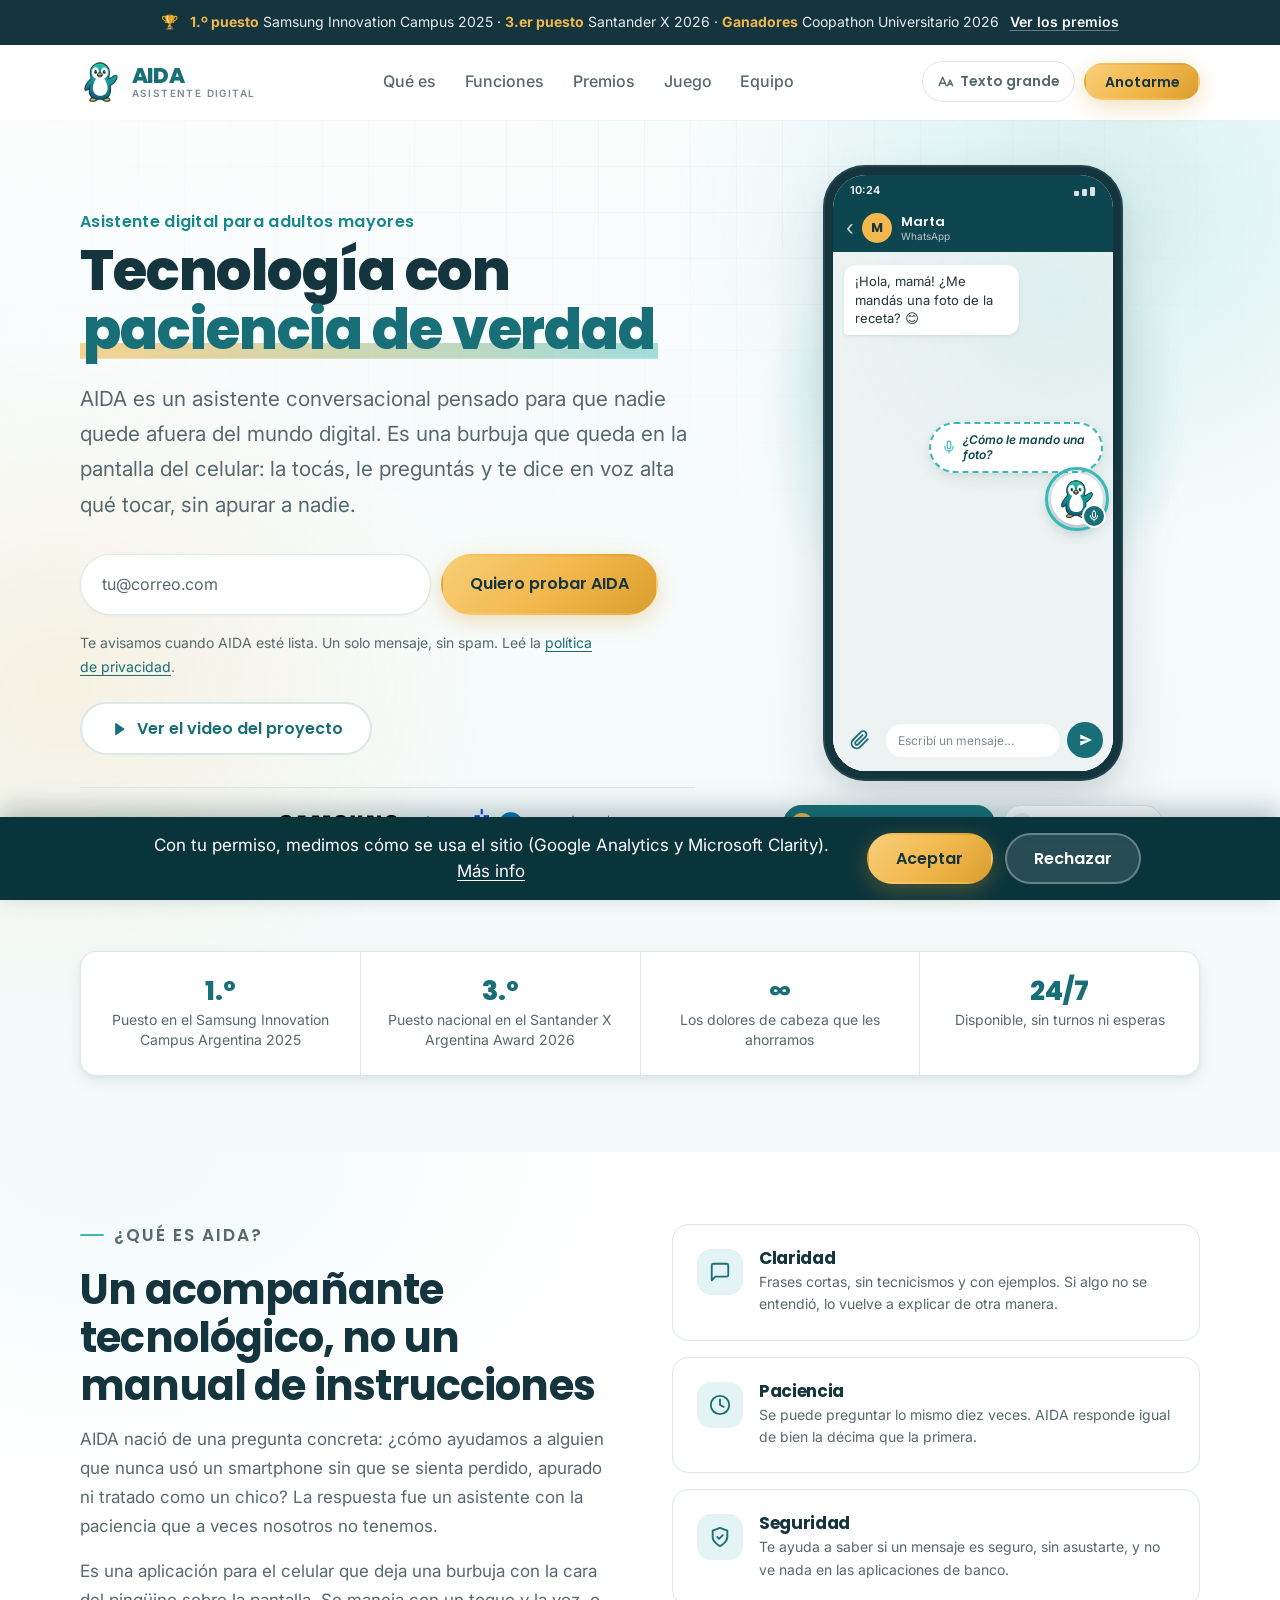
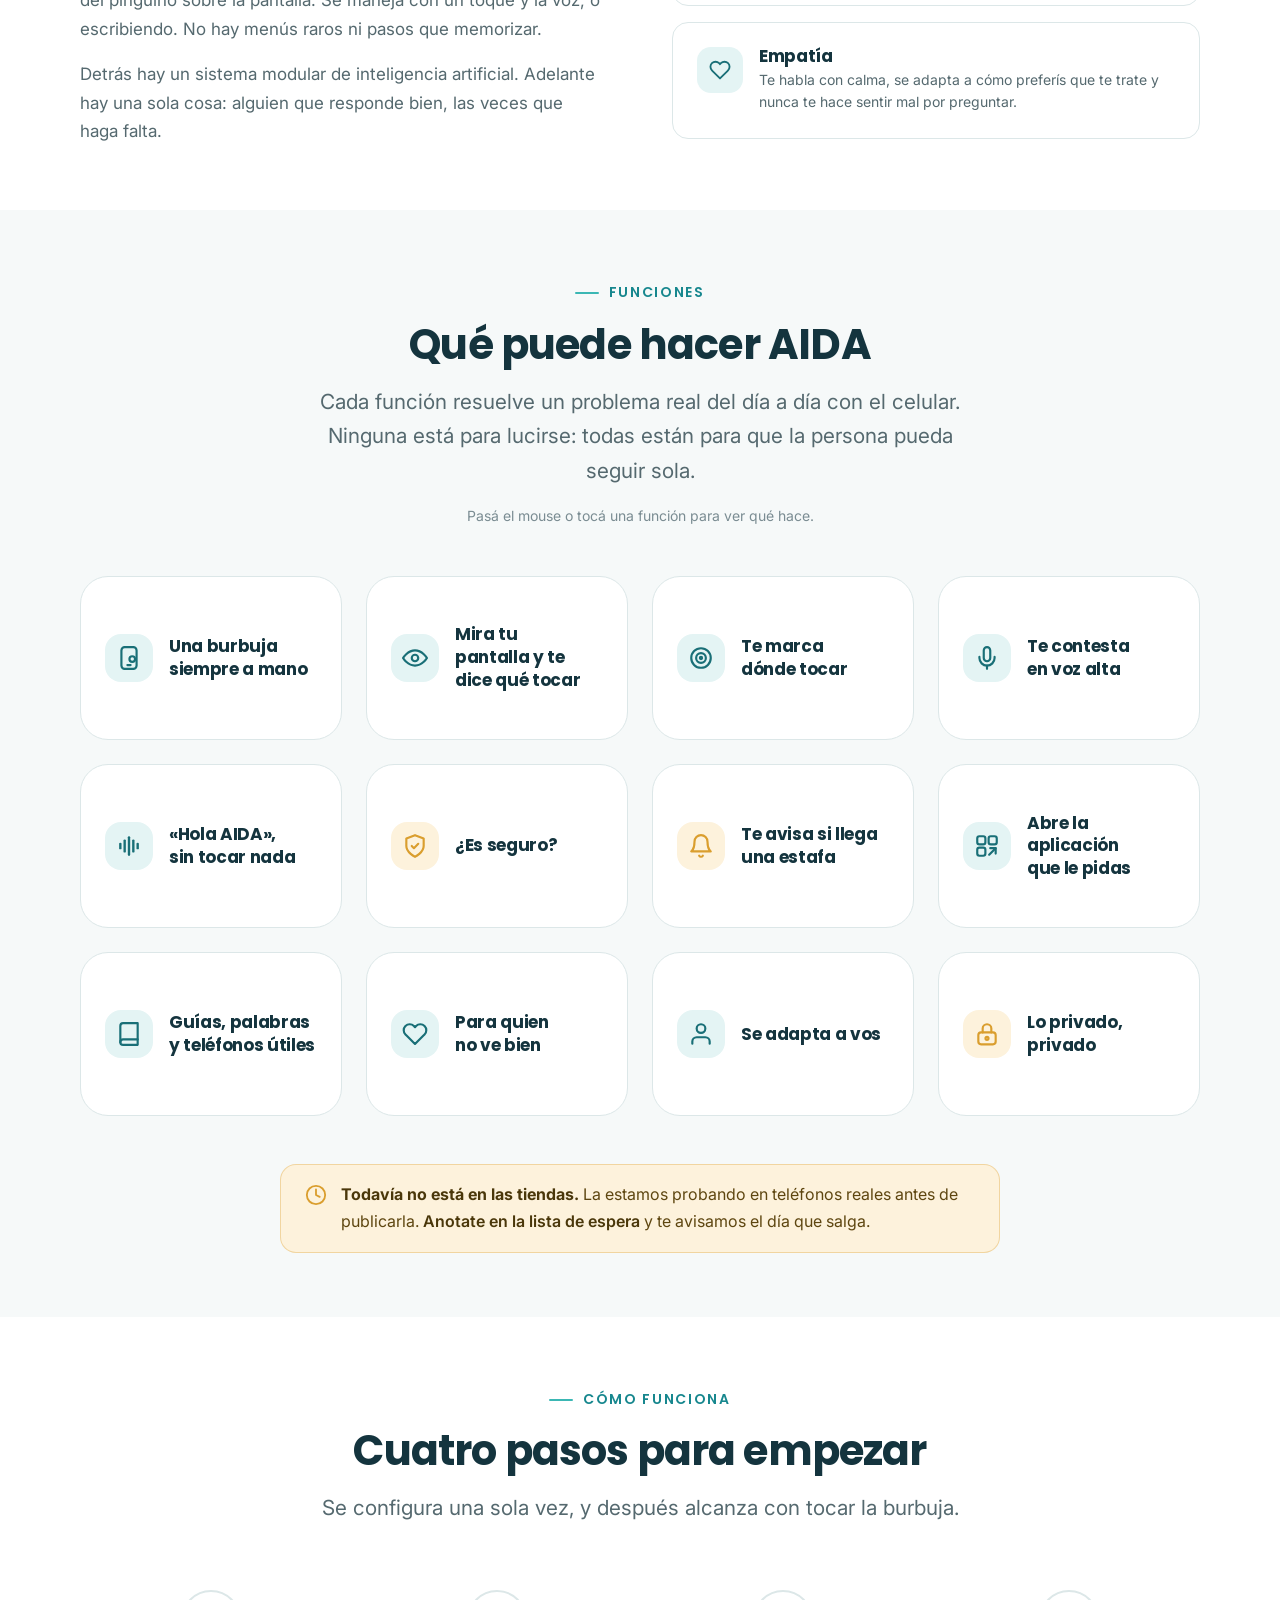
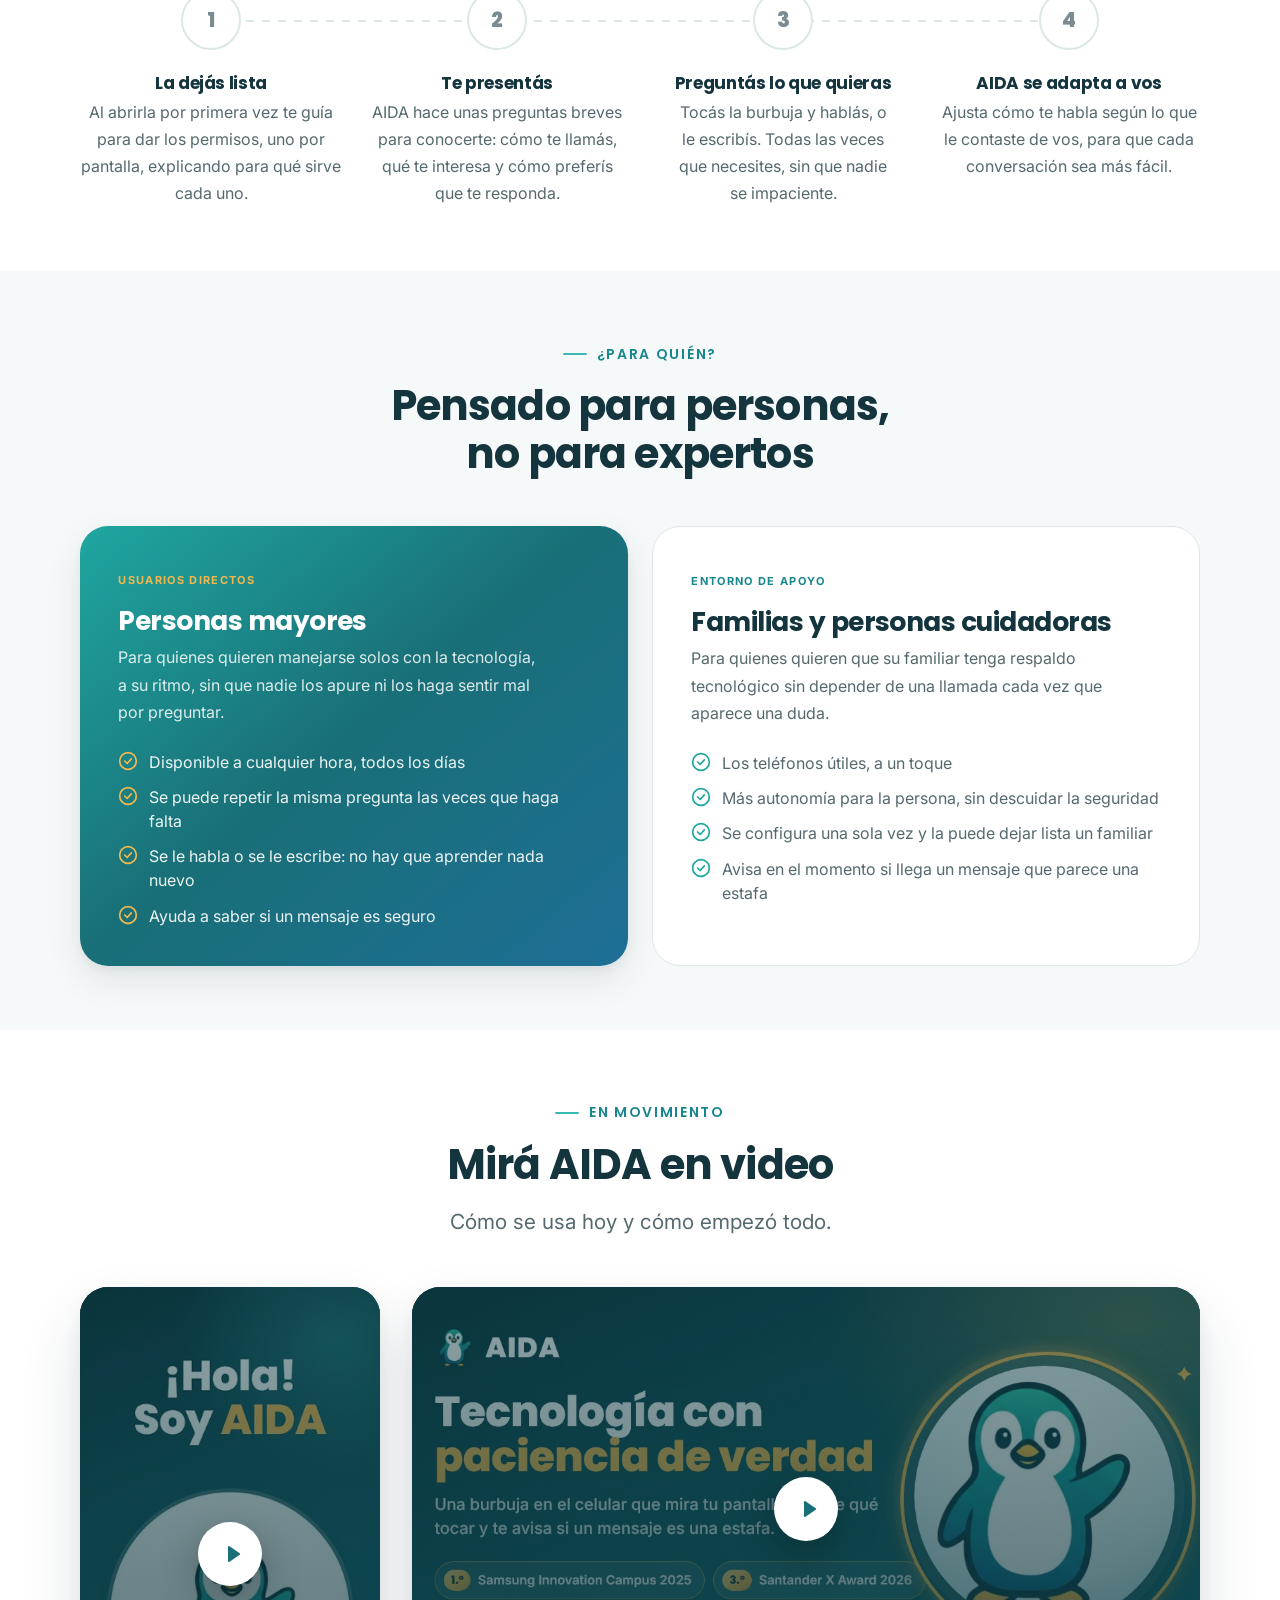
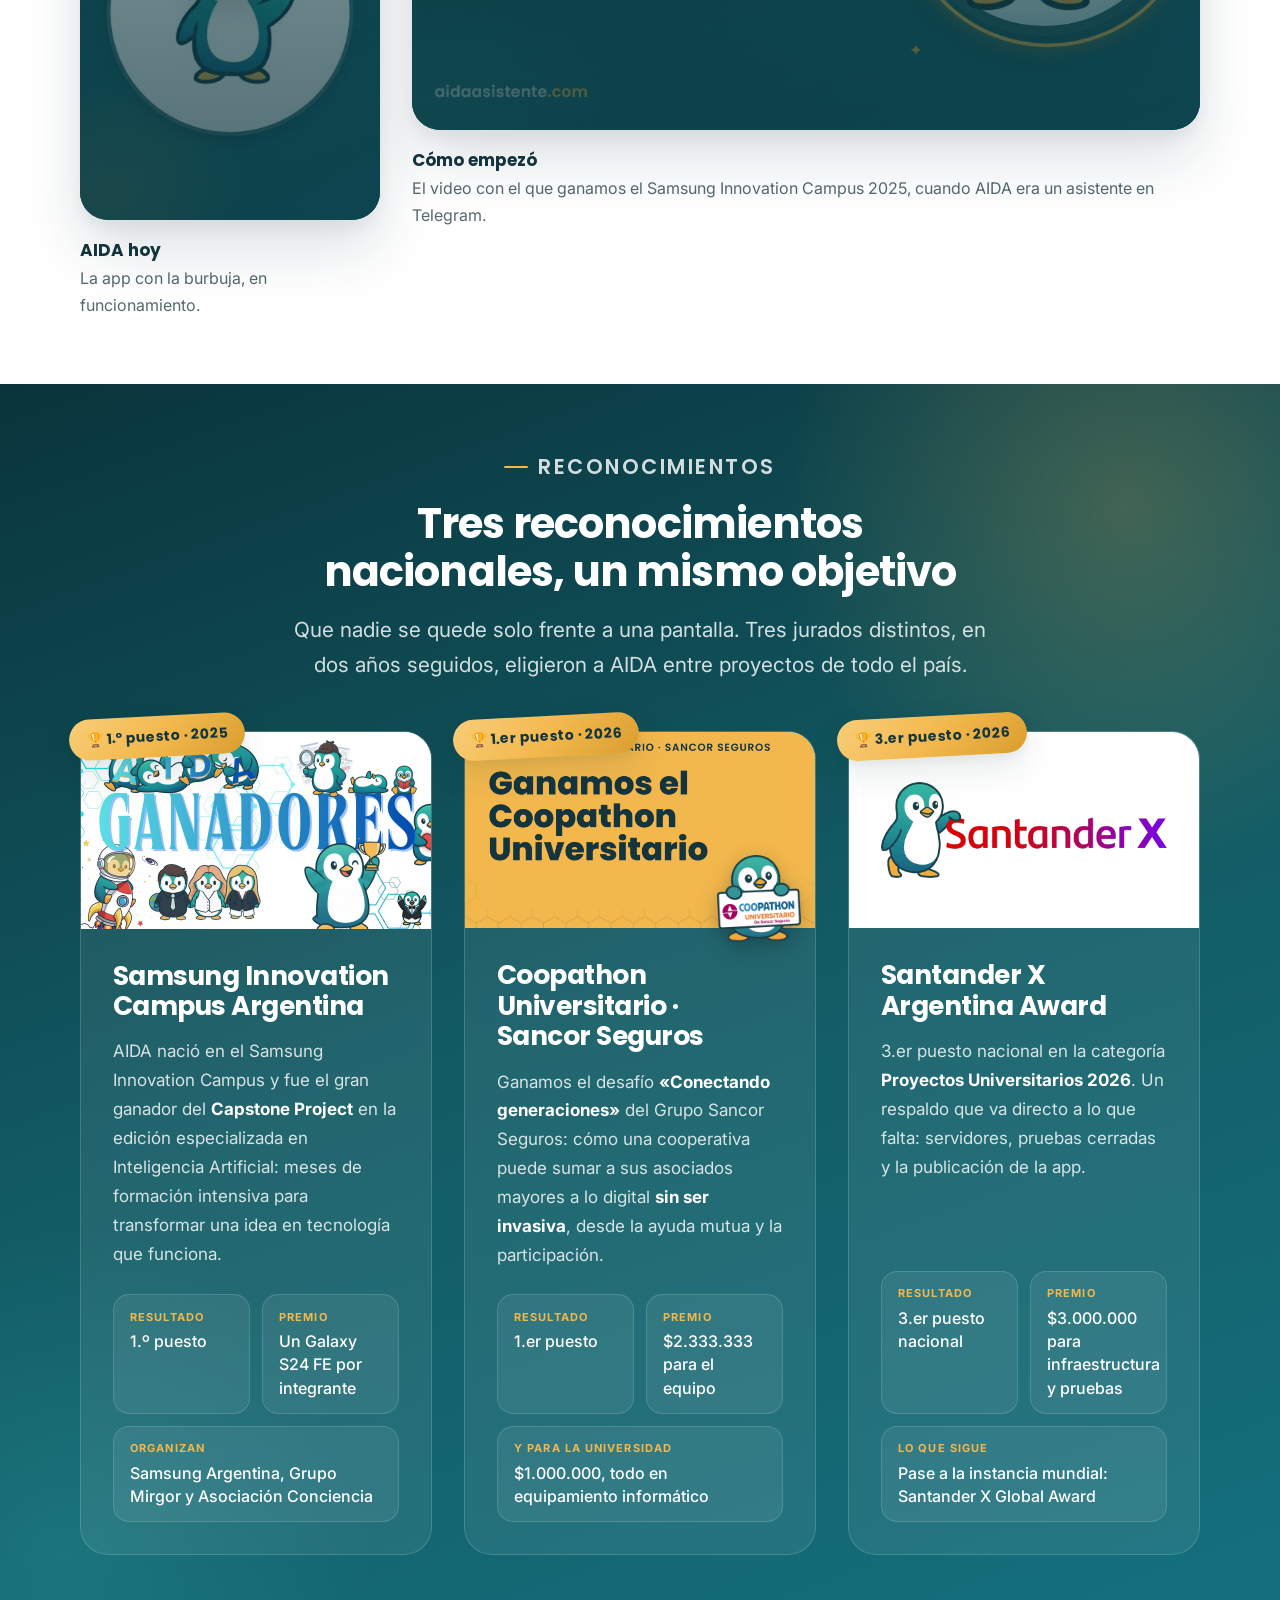
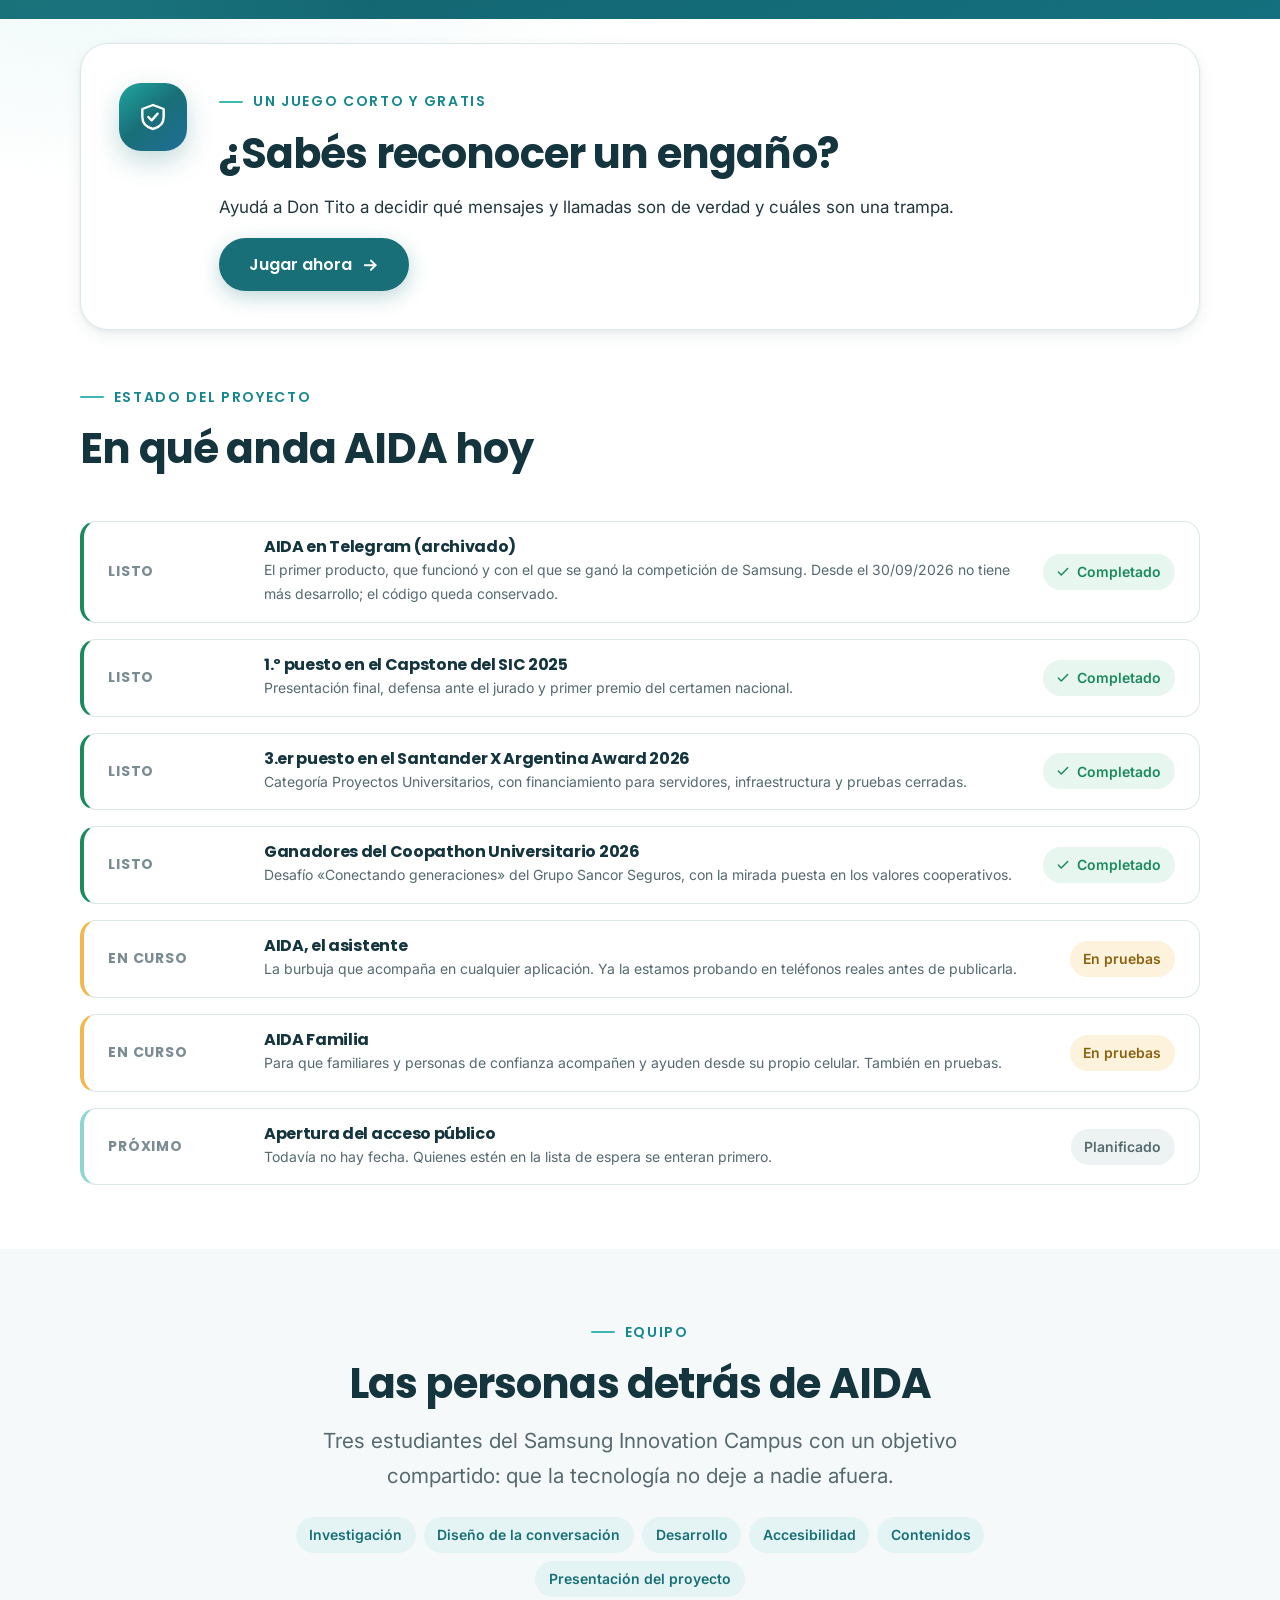
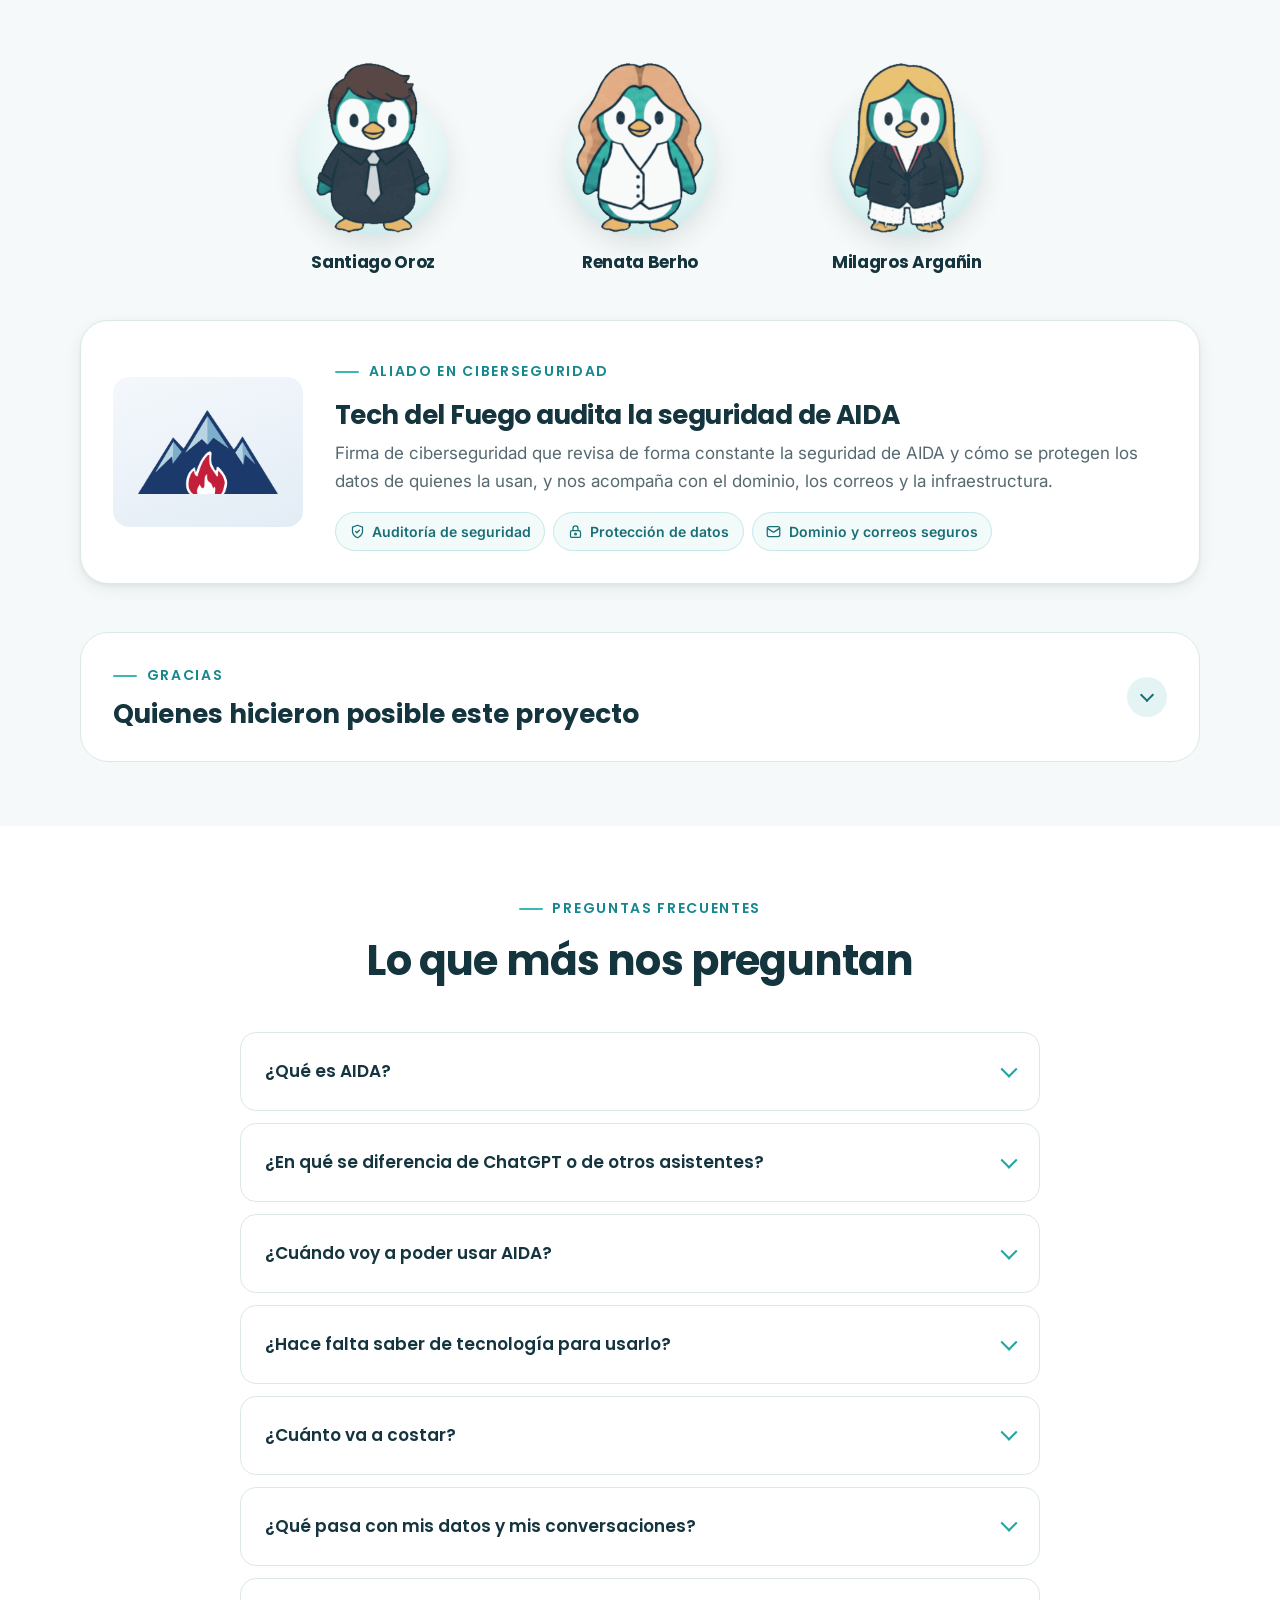
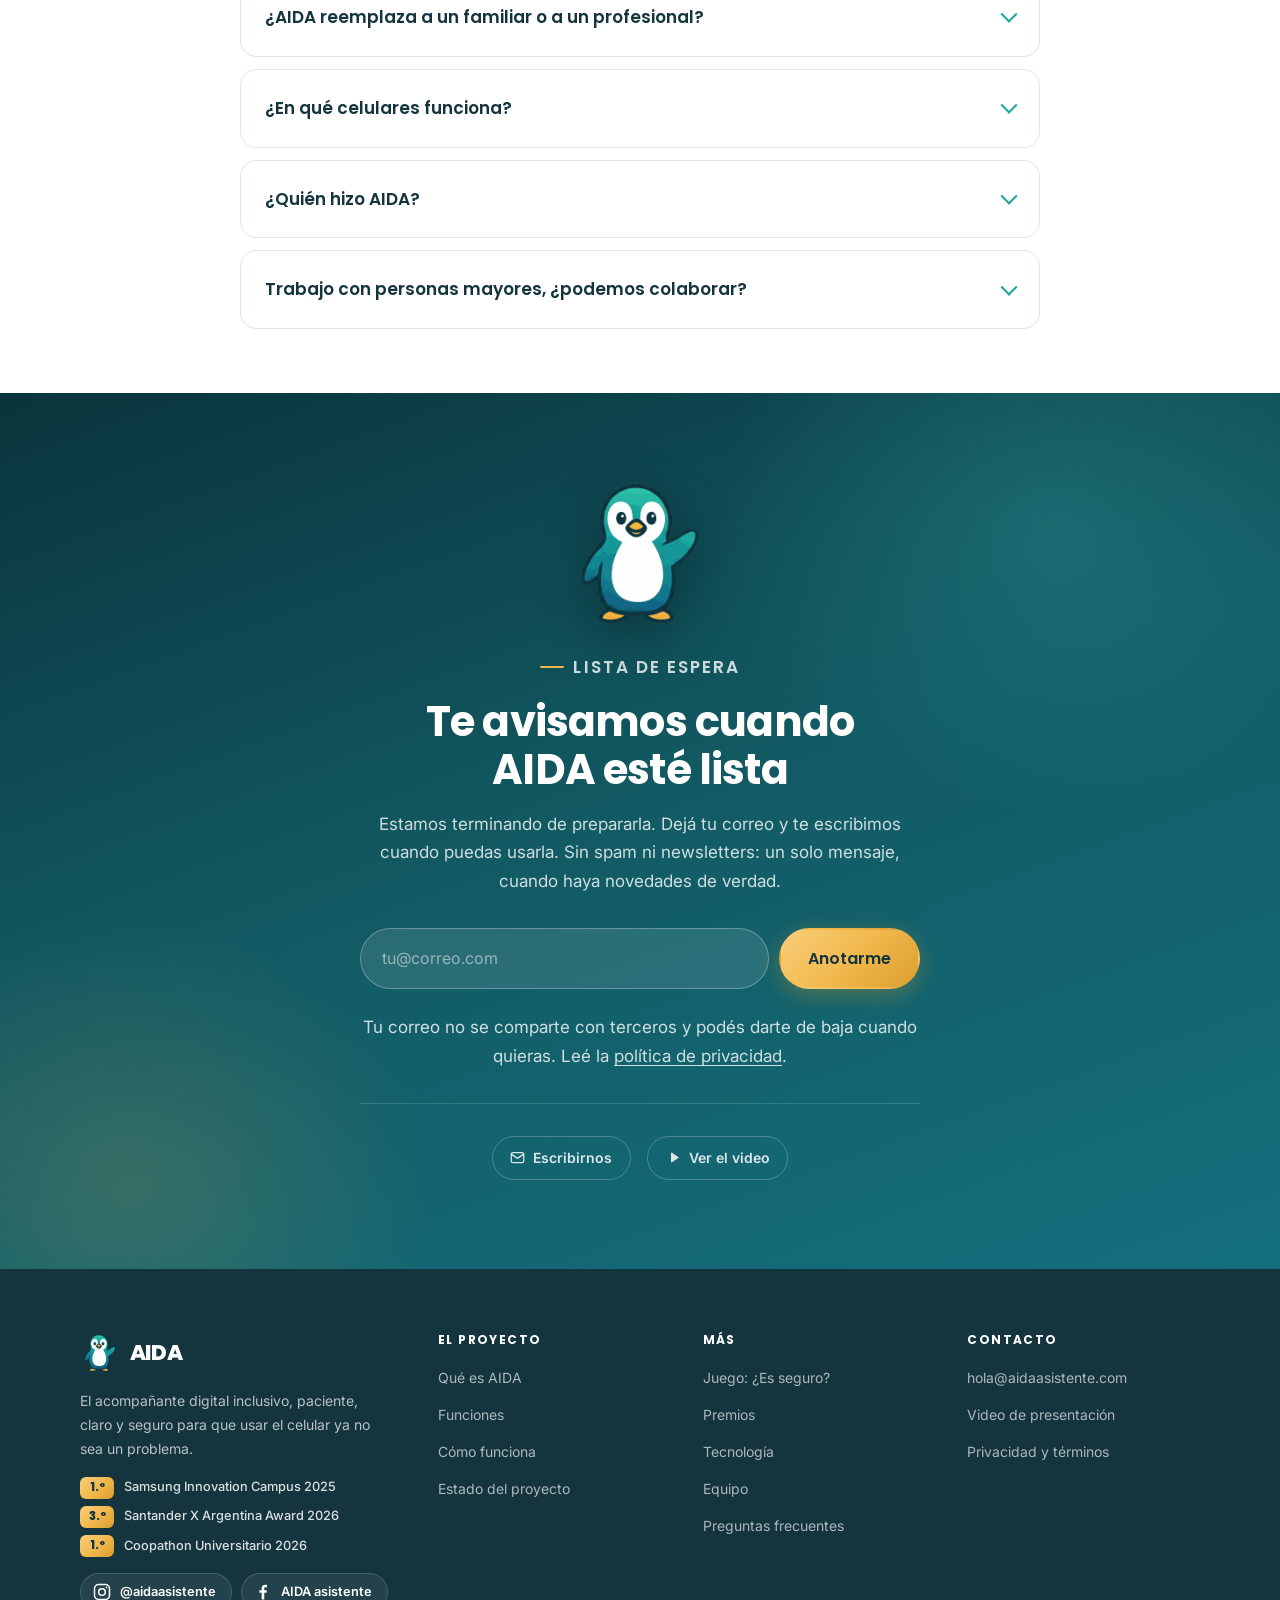
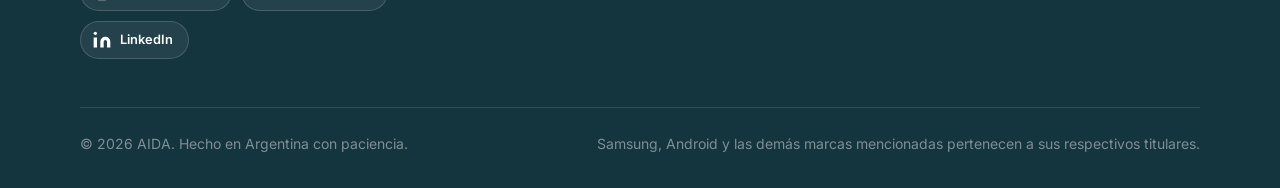
<file: index.html>
<!DOCTYPE html>
<html lang="es-AR">
<head>
  <meta charset="UTF-8" />
  <meta name="viewport" content="width=device-width, initial-scale=1.0" />
  <title>AIDA: asistente digital con IA para adultos mayores</title>

  <meta name="description" content="Aplicación con inteligencia artificial para adultos mayores: una burbuja en la pantalla del celular que escucha, mira lo que tenés adelante, te marca qué tocar y te avisa si un mensaje es una estafa." />
  <meta name="robots" content="index, follow, max-image-preview:large, max-snippet:-1, max-video-preview:-1" />
  <meta name="author" content="Santiago Oroz, Renata Berho, Milagros Argañin" />
  <meta name="theme-color" content="#196F77" />
  <link rel="canonical" href="https://aidaasistente.com/" />

  <meta property="og:type" content="website" />
  <meta property="og:locale" content="es_AR" />
  <meta property="og:site_name" content="AIDA" />
  <meta property="og:url" content="https://aidaasistente.com/" />
  <meta property="og:title" content="AIDA — Tecnología con paciencia de verdad" />
  <meta property="og:description" content="Una burbuja en el celular que escucha, mira la pantalla y te dice qué tocar, y te avisa si un mensaje es una estafa. 1.º puesto Samsung Innovation Campus 2025 · 3.er puesto Santander X Argentina Award 2026 · Ganador del Coopathon Universitario de Sancor Seguros." />
  <meta property="og:image" content="https://aidaasistente.com/assets/og-image.jpg" />
  <meta property="og:image:width" content="1200" />
  <meta property="og:image:height" content="630" />
  <meta property="og:image:alt" content="AIDA — Tecnología con paciencia de verdad. 1.º puesto Samsung Innovation Campus 2025 y 3.er puesto Santander X Argentina Award 2026 · Ganador del Coopathon Universitario de Sancor Seguros." />
  <meta property="og:image:type" content="image/jpeg" />
  <meta name="twitter:card" content="summary_large_image" />
  <meta name="twitter:title" content="AIDA — Tecnología con paciencia de verdad" />
  <meta name="twitter:description" content="Asistente digital con inteligencia artificial para adultos mayores. 1.º puesto Samsung Innovation Campus 2025 · 3.er puesto Santander X Argentina Award 2026 · Ganador del Coopathon Universitario de Sancor Seguros." />
  <meta name="twitter:image:alt" content="AIDA — Tecnología con paciencia de verdad. 1.º puesto Samsung Innovation Campus 2025 y 3.er puesto Santander X Argentina Award 2026 · Ganador del Coopathon Universitario de Sancor Seguros." />
  <meta name="twitter:image" content="https://aidaasistente.com/assets/og-image.jpg" />

  <link rel="icon" href="assets/favicon.ico" sizes="any" />
  <link rel="icon" type="image/png" href="assets/favicon-32.png" sizes="32x32" />
  <link rel="apple-touch-icon" href="assets/favicon-256.png" />
  <link rel="alternate" type="text/plain" href="llms.txt" title="Resumen de AIDA para asistentes de IA" />

  <link rel="preconnect" href="https://fonts.googleapis.com" />
  <link rel="preconnect" href="https://fonts.gstatic.com" crossorigin />
  <link href="https://fonts.googleapis.com/css2?family=Poppins:wght@600;700;800&family=Inter:wght@400;500;600;700&display=swap" rel="stylesheet" />
  <link rel="stylesheet" href="styles/main.css?v=20261127" />

  <script type="application/ld+json">
  {
    "@context": "https://schema.org",
    "@graph": [
      {
        "@type": "Organization",
        "@id": "https://aidaasistente.com/#organizacion",
        "name": "AIDA",
        "alternateName": "Asistente Digital Unificado",
        "url": "https://aidaasistente.com/",
        "logo": {
          "@type": "ImageObject",
          "url": "https://aidaasistente.com/assets/favicon-256.png",
          "width": 256,
          "height": 256
        },
        "image": "https://aidaasistente.com/assets/og-image.jpg",
        "email": "hola@aidaasistente.com",
        "description": "Equipo argentino que desarrolla AIDA, un asistente con inteligencia artificial para adultos mayores con poca experiencia en tecnología.",
        "foundingDate": "2025",
        "foundingLocation": {
          "@type": "Place",
          "name": "Argentina"
        },
        "areaServed": {
          "@type": "Country",
          "name": "Argentina"
        },
        "founder": [
          {
            "@type": "Person",
            "@id": "https://aidaasistente.com/#santiago",
            "name": "Santiago Oroz",
            "url": "https://www.linkedin.com/in/santiago-oroz/",
            "sameAs": [
              "https://www.linkedin.com/in/santiago-oroz/"
            ]
          },
          {
            "@type": "Person",
            "@id": "https://aidaasistente.com/#renata",
            "name": "Renata Berho",
            "url": "https://www.linkedin.com/in/renata-berho-02264230a/",
            "sameAs": [
              "https://www.linkedin.com/in/renata-berho-02264230a/"
            ]
          },
          {
            "@type": "Person",
            "@id": "https://aidaasistente.com/#milagros",
            "name": "Milagros Argañin",
            "url": "https://www.linkedin.com/in/milagros-arga%C3%B1in",
            "sameAs": [
              "https://www.linkedin.com/in/milagros-arga%C3%B1in"
            ]
          }
        ],
        "award": [
          "1.º puesto — Capstone Project del Samsung Innovation Campus Argentina 2025 (edición Inteligencia Artificial)",
          "3.er puesto nacional — Santander X Argentina Award 2026, categoría Proyectos Universitarios",
          "Ganador del desafío Conectando generaciones — Coopathon Universitario 2026 (Grupo Sancor Seguros)"
        ],
        "sameAs": [
          "https://www.youtube.com/@AIDAChatbot",
          "https://github.com/AIDA-Chatbot"
        ]
      },
      {
        "@type": "WebSite",
        "@id": "https://aidaasistente.com/#sitio",
        "url": "https://aidaasistente.com/",
        "name": "AIDA",
        "alternateName": "AIDA — Asistente Digital Unificado",
        "inLanguage": "es-AR",
        "publisher": {
          "@id": "https://aidaasistente.com/#organizacion"
        }
      },
      {
        "@type": "WebPage",
        "@id": "https://aidaasistente.com/#pagina",
        "url": "https://aidaasistente.com/",
        "name": "AIDA: asistente digital con IA para adultos mayores",
        "isPartOf": {
          "@id": "https://aidaasistente.com/#sitio"
        },
        "about": {
          "@id": "https://aidaasistente.com/#aplicacion"
        },
        "inLanguage": "es-AR",
        "primaryImageOfPage": {
          "@type": "ImageObject",
          "url": "https://aidaasistente.com/assets/og-image.jpg",
          "width": 1200,
          "height": 630
        },
        "dateModified": "2026-10-19"
      },
      {
        "@type": "SoftwareApplication",
        "@id": "https://aidaasistente.com/#aplicacion",
        "name": "AIDA",
        "alternateName": "Asistente Digital Unificado",
        "applicationCategory": "CommunicationApplication",
        "applicationSubCategory": "Asistente conversacional con inteligencia artificial",
        "operatingSystem": "Android, iOS",
        "inLanguage": "es",
        "description": "Aplicación para el celular con inteligencia artificial para adultos mayores con poca experiencia en tecnología. Una burbuja flotante escucha la pregunta, mira la pantalla cuando la persona la toca y contesta en voz alta, sin tecnicismos, qué tocar. También ayuda a saber si un mensaje es seguro.",
        "url": "https://aidaasistente.com/",
        "image": "https://aidaasistente.com/assets/og-image.jpg",
        "audience": {
          "@type": "PeopleAudience",
          "audienceType": "Adultos mayores con poca experiencia en tecnología, y sus familias y cuidadores"
        },
        "featureList": [
          "Burbuja flotante sobre cualquier aplicación del celular",
          "Mira la pantalla cuando la persona toca la burbuja y dice qué tocar",
          "Marca con un anillo dorado dónde tocar y se fija si la persona lo tocó",
          "Escucha la pregunta y responde en voz alta, o por escrito",
          "Se llama con la voz diciendo «Hola AIDA», sin tocar la pantalla",
          "¿Es seguro?: revisa un mensaje pegado, dictado o en foto y dice si parece una estafa",
          "Avisos de estafa: si la persona lo prende, avisa en el momento cuando llega un mensaje que parece una estafa",
          "Abre o ayuda a instalar la aplicación que la persona nombra",
          "Guías cotidianas, palabras del celular y teléfonos útiles",
          "Opciones para quien no ve bien, compatible con TalkBack",
          "Perfil personalizado",
          "No ve nada en aplicaciones de banco y billeteras"
        ],
        "author": {
          "@id": "https://aidaasistente.com/#organizacion"
        },
        "creator": [
          {
            "@id": "https://aidaasistente.com/#santiago"
          },
          {
            "@id": "https://aidaasistente.com/#renata"
          },
          {
            "@id": "https://aidaasistente.com/#milagros"
          }
        ],
        "award": [
          "1.º puesto — Capstone Project del Samsung Innovation Campus Argentina 2025 (edición Inteligencia Artificial)",
          "3.er puesto nacional — Santander X Argentina Award 2026, categoría Proyectos Universitarios",
          "Ganador del desafío Conectando generaciones — Coopathon Universitario 2026 (Grupo Sancor Seguros)"
        ]
      },
      {
        "@type": "VideoObject",
        "@id": "https://aidaasistente.com/#video",
        "name": "Presentación de AIDA — Proyecto final del Samsung Innovation Campus",
        "description": "El video con el que AIDA ganó el primer puesto del Capstone Project del Samsung Innovation Campus Argentina 2025: la idea, el problema que resuelve y el asistente funcionando.",
        "thumbnailUrl": [
          "https://i.ytimg.com/vi/Sl-CFzgz-u0/maxresdefault.jpg",
          "https://i.ytimg.com/vi/Sl-CFzgz-u0/hqdefault.jpg"
        ],
        "uploadDate": "2025-11-14T12:40:16-08:00",
        "duration": "PT3M",
        "inLanguage": "es",
        "embedUrl": "https://www.youtube-nocookie.com/embed/Sl-CFzgz-u0",
        "contentUrl": "https://www.youtube.com/watch?v=Sl-CFzgz-u0",
        "publisher": {
          "@id": "https://aidaasistente.com/#organizacion"
        }
      },
      {
        "@type": "FAQPage",
        "@id": "https://aidaasistente.com/#preguntas",
        "mainEntity": [
          {
            "@type": "Question",
            "name": "¿Qué es AIDA?",
            "acceptedAnswer": {
              "@type": "Answer",
              "text": "AIDA (Asistente Digital Unificado) es un asistente con inteligencia artificial pensado para adultos mayores con poca experiencia en tecnología. Es una aplicación para el celular: una burbuja que queda encima de cualquier otra aplicación. La tocás, le preguntás hablando o escribiendo, mira lo que tenés en la pantalla y te contesta en voz alta, en palabras simples. También te ayuda a saber si un mensaje es seguro. La hicimos en Argentina: ganó el primer puesto del Samsung Innovation Campus 2025 y el tercer puesto del Santander X Argentina Award 2026."
            }
          },
          {
            "@type": "Question",
            "name": "¿En qué se diferencia de ChatGPT o de otros asistentes?",
            "acceptedAnswer": {
              "@type": "Answer",
              "text": "Está hecha para alguien mayor que no se lleva bien con la tecnología, y todo sale de ahí. Contesta sin tecnicismos y en pasos cortos, te contesta en voz alta, mira lo que tenés en la pantalla para decirte qué tocar, tiene guías ya revisadas para las dudas más comunes del celular y te ayuda a saber si un mensaje es seguro."
            }
          },
          {
            "@type": "Question",
            "name": "¿Cuándo voy a poder usar AIDA?",
            "acceptedAnswer": {
              "@type": "Answer",
              "text": "Todavía no está abierto al público y preferimos no dar una fecha que después no podamos cumplir. Si dejás tu correo en la lista de espera, sos de las primeras personas en enterarte."
            }
          },
          {
            "@type": "Question",
            "name": "¿Hace falta saber de tecnología para usarlo?",
            "acceptedAnswer": {
              "@type": "Answer",
              "text": "No. Se configura una sola vez, un permiso por pantalla y explicando para qué sirve cada uno (está pensada para que la deje lista un hijo, una hija o un nieto). Después alcanza con tocar la burbuja y hablarle."
            }
          },
          {
            "@type": "Question",
            "name": "¿Cuánto va a costar?",
            "acceptedAnswer": {
              "@type": "Answer",
              "text": "Todavía lo estamos definiendo, y preferimos no tirar un número que después no podamos sostener. Lo que sí sabemos: va a haber una manera de usar AIDA sin pagar nada, y algunas cosas van a tener un costo, porque mantener el servicio andando todos los días cuesta plata. Cuando esté decidido, lo vas a leer acá."
            }
          },
          {
            "@type": "Question",
            "name": "¿Qué pasa con mis datos y mis conversaciones?",
            "acceptedAnswer": {
              "@type": "Answer",
              "text": "La conversación y el perfil se guardan en tu teléfono, y los borrás desde Ajustes. Cuando le preguntás algo, el texto de la pregunta y lo que ve de tu pantalla pasan por un servidor de AIDA, que los reenvía a Groq, el servicio que genera la respuesta, y no los guarda; la imagen no se guarda en ningún lado. En las aplicaciones de banco y billeteras AIDA no ve nada. No se venden ni se comparten con terceros, y la seguridad la audita Tech del Fuego, una firma de ciberseguridad. Está todo detallado en la política de privacidad."
            }
          },
          {
            "@type": "Question",
            "name": "¿AIDA reemplaza a un familiar o a un profesional?",
            "acceptedAnswer": {
              "@type": "Answer",
              "text": "No, y no quiere hacerlo. AIDA acompaña en el uso de la tecnología y no da diagnósticos médicos ni asesoramiento financiero. Ante una emergencia hay que llamar a los servicios de emergencia."
            }
          },
          {
            "@type": "Question",
            "name": "¿En qué celulares funciona?",
            "acceptedAnswer": {
              "@type": "Answer",
              "text": "En celulares Android 11 o más nuevos, donde la burbuja puede quedarse encima de cualquier otra aplicación. También estamos preparando la versión para iPhone, más simple porque Apple no deja que una aplicación se muestre encima de otra. Todavía no está en las tiendas y no tiene fecha de salida."
            }
          },
          {
            "@type": "Question",
            "name": "¿Quién hizo AIDA?",
            "acceptedAnswer": {
              "@type": "Answer",
              "text": "Santiago Oroz, Renata Berho y Milagros Argañin, como trabajo final del Samsung Innovation Campus Argentina 2025, en la edición dedicada a inteligencia artificial. El proyecto, un asistente en Telegram, ganó el primer puesto del Capstone Project; hoy el equipo desarrolla la app, que en 2026 obtuvo el tercer puesto del Santander X Argentina Award en Proyectos Universitarios."
            }
          },
          {
            "@type": "Question",
            "name": "Trabajo con personas mayores, ¿podemos colaborar?",
            "acceptedAnswer": {
              "@type": "Answer",
              "text": "Sí, nos interesa mucho. Escribinos a hola@aidaasistente.com y contanos en qué contexto trabajan."
            }
          }
        ]
      }
    ]
  }
  </script>
</head>
<body>

<a class="skip-link" href="#main">Saltar al contenido principal</a>

<!-- ============ Sprite de iconos (oculto) ============ -->
<svg xmlns="http://www.w3.org/2000/svg" style="display:none" aria-hidden="true" focusable="false">
  <symbol id="i-check" viewBox="0 0 24 24" fill="none" stroke="currentColor" stroke-width="2.5" stroke-linecap="round" stroke-linejoin="round"><polyline points="20 6 9 17 4 12"/></symbol>
  <symbol id="i-check-circle" viewBox="0 0 24 24" fill="none" stroke="currentColor" stroke-width="2" stroke-linecap="round" stroke-linejoin="round"><circle cx="12" cy="12" r="10"/><polyline points="16 9.5 11 15 8 12"/></symbol>
  <symbol id="i-mic" viewBox="0 0 24 24" fill="none" stroke="currentColor" stroke-width="2" stroke-linecap="round" stroke-linejoin="round"><path d="M12 2a3 3 0 0 0-3 3v7a3 3 0 0 0 6 0V5a3 3 0 0 0-3-3z"/><path d="M19 11v1a7 7 0 0 1-14 0v-1"/><line x1="12" y1="19" x2="12" y2="22"/></symbol>
  <symbol id="i-chat" viewBox="0 0 24 24" fill="none" stroke="currentColor" stroke-width="2" stroke-linecap="round" stroke-linejoin="round"><path d="M21 15a2 2 0 0 1-2 2H7l-4 4V5a2 2 0 0 1 2-2h14a2 2 0 0 1 2 2z"/></symbol>
  <symbol id="i-image" viewBox="0 0 24 24" fill="none" stroke="currentColor" stroke-width="2" stroke-linecap="round" stroke-linejoin="round"><rect x="3" y="3" width="18" height="18" rx="3"/><circle cx="8.5" cy="8.5" r="1.5"/><polyline points="21 15 16 10 5 21"/></symbol>
  <symbol id="i-shield" viewBox="0 0 24 24" fill="none" stroke="currentColor" stroke-width="2" stroke-linecap="round" stroke-linejoin="round"><path d="M12 22s8-4 8-10V5l-8-3-8 3v7c0 6 8 10 8 10z"/><path d="M9 12l2 2 4-4"/></symbol>
  <symbol id="i-heart" viewBox="0 0 24 24" fill="none" stroke="currentColor" stroke-width="2" stroke-linecap="round" stroke-linejoin="round"><path d="M20.8 4.6a5.5 5.5 0 0 0-7.8 0L12 5.7l-1-1.1a5.5 5.5 0 0 0-7.8 7.8l1 1L12 21.2l7.8-7.8 1-1a5.5 5.5 0 0 0 0-7.8z"/></symbol>
  <symbol id="i-bell" viewBox="0 0 24 24" fill="none" stroke="currentColor" stroke-width="2" stroke-linecap="round" stroke-linejoin="round"><path d="M18 8a6 6 0 1 0-12 0c0 7-3 9-3 9h18s-3-2-3-9"/><path d="M13.7 21a2 2 0 0 1-3.4 0"/></symbol>
  <symbol id="i-user" viewBox="0 0 24 24" fill="none" stroke="currentColor" stroke-width="2" stroke-linecap="round" stroke-linejoin="round"><path d="M20 21v-2a4 4 0 0 0-4-4H8a4 4 0 0 0-4 4v2"/><circle cx="12" cy="7" r="4"/></symbol>
  <symbol id="i-globe" viewBox="0 0 24 24" fill="none" stroke="currentColor" stroke-width="2" stroke-linecap="round" stroke-linejoin="round"><circle cx="12" cy="12" r="10"/><line x1="2" y1="12" x2="22" y2="12"/><path d="M12 2a15.3 15.3 0 0 1 4 10 15.3 15.3 0 0 1-4 10 15.3 15.3 0 0 1-4-10 15.3 15.3 0 0 1 4-10z"/></symbol>
  <symbol id="i-book" viewBox="0 0 24 24" fill="none" stroke="currentColor" stroke-width="2" stroke-linecap="round" stroke-linejoin="round"><path d="M4 19.5A2.5 2.5 0 0 1 6.5 17H20"/><path d="M6.5 2H20v20H6.5A2.5 2.5 0 0 1 4 19.5v-15A2.5 2.5 0 0 1 6.5 2z"/></symbol>
  <symbol id="i-clock" viewBox="0 0 24 24" fill="none" stroke="currentColor" stroke-width="2" stroke-linecap="round" stroke-linejoin="round"><circle cx="12" cy="12" r="10"/><polyline points="12 6 12 12 16 14"/></symbol>
  <symbol id="i-eye" viewBox="0 0 24 24" fill="none" stroke="currentColor" stroke-width="2" stroke-linecap="round" stroke-linejoin="round"><path d="M1 12s4-7 11-7 11 7 11 7-4 7-11 7-11-7-11-7z"/><circle cx="12" cy="12" r="3"/></symbol>
  <symbol id="i-sparkle" viewBox="0 0 24 24" fill="none" stroke="currentColor" stroke-width="2" stroke-linecap="round" stroke-linejoin="round"><path d="M12 3l1.9 5.1L19 10l-5.1 1.9L12 17l-1.9-5.1L5 10l5.1-1.9z"/><path d="M18.5 15.5l.8 2.2 2.2.8-2.2.8-.8 2.2-.8-2.2-2.2-.8 2.2-.8z"/></symbol>
  <symbol id="i-play" viewBox="0 0 24 24" fill="currentColor"><path d="M8 5.1v13.8c0 .8.9 1.3 1.5.8l10.2-6.9a1 1 0 0 0 0-1.6L9.5 4.3A1 1 0 0 0 8 5.1z"/></symbol>
  <symbol id="i-alert" viewBox="0 0 24 24" fill="none" stroke="currentColor" stroke-width="2.2" stroke-linecap="round" stroke-linejoin="round"><path d="M10.3 3.9 1.8 18a2 2 0 0 0 1.7 3h17a2 2 0 0 0 1.7-3L13.7 3.9a2 2 0 0 0-3.4 0z"/><line x1="12" y1="9" x2="12" y2="13"/><line x1="12" y1="17" x2="12.01" y2="17"/></symbol>
  <symbol id="i-linkedin" viewBox="0 0 24 24" fill="currentColor"><path d="M16 8a6 6 0 0 1 6 6v7h-4v-7a2 2 0 0 0-4 0v7h-4v-7a6 6 0 0 1 6-6z"/><rect x="2" y="9" width="4" height="12"/><circle cx="4" cy="4" r="2"/></symbol>
  <symbol id="i-mail" viewBox="0 0 24 24" fill="none" stroke="currentColor" stroke-width="2" stroke-linecap="round" stroke-linejoin="round"><rect x="2" y="4" width="20" height="16" rx="3"/><path d="m2.5 7 8.4 5.6a2 2 0 0 0 2.2 0L21.5 7"/></symbol>
  <symbol id="i-refresh" viewBox="0 0 24 24" fill="none" stroke="currentColor" stroke-width="2.2" stroke-linecap="round" stroke-linejoin="round"><path d="M3 12a9 9 0 0 1 15.5-6.2L21 8"/><polyline points="21 3 21 8 16 8"/><path d="M21 12a9 9 0 0 1-15.5 6.2L3 16"/><polyline points="3 21 3 16 8 16"/></symbol>
  <symbol id="i-bubble" viewBox="0 0 24 24" fill="none" stroke="currentColor" stroke-width="2" stroke-linecap="round" stroke-linejoin="round"><rect x="5" y="2" width="14" height="20" rx="3"/><circle cx="15" cy="13" r="2.6"/><line x1="10.5" y1="18.5" x2="13.5" y2="18.5"/></symbol>
  <symbol id="i-widget" viewBox="0 0 24 24" fill="none" stroke="currentColor" stroke-width="2" stroke-linecap="round" stroke-linejoin="round"><rect x="3" y="3" width="7.5" height="7.5" rx="2"/><rect x="13.5" y="3" width="7.5" height="7.5" rx="2"/><rect x="3" y="13.5" width="7.5" height="7.5" rx="2"/><path d="M17.25 14.5v5.5"/><path d="M14.5 17.25h5.5"/></symbol>
  <symbol id="i-lock" viewBox="0 0 24 24" fill="none" stroke="currentColor" stroke-width="2" stroke-linecap="round" stroke-linejoin="round"><rect x="4" y="10.5" width="16" height="11" rx="2.5"/><path d="M8 10.5V7a4 4 0 0 1 8 0v3.5"/><circle cx="12" cy="16" r="1.4"/></symbol>
  <symbol id="i-target" viewBox="0 0 24 24" fill="none" stroke="currentColor" stroke-width="2" stroke-linecap="round" stroke-linejoin="round"><circle cx="12" cy="12" r="9"/><circle cx="12" cy="12" r="4.5"/><circle cx="12" cy="12" r="1" fill="currentColor"/></symbol>
  <symbol id="i-wave" viewBox="0 0 24 24" fill="none" stroke="currentColor" stroke-width="2.2" stroke-linecap="round" stroke-linejoin="round"><line x1="4" y1="10" x2="4" y2="14"/><line x1="8" y1="7" x2="8" y2="17"/><line x1="12" y1="4" x2="12" y2="20"/><line x1="16" y1="7" x2="16" y2="17"/><line x1="20" y1="10" x2="20" y2="14"/></symbol>
  <symbol id="i-apps" viewBox="0 0 24 24" fill="none" stroke="currentColor" stroke-width="2" stroke-linecap="round" stroke-linejoin="round"><rect x="3" y="3" width="7.5" height="7.5" rx="2"/><rect x="13.5" y="3" width="7.5" height="7.5" rx="2"/><rect x="3" y="13.5" width="7.5" height="7.5" rx="2"/><path d="M14 20l6-6"/><polyline points="15 14 20 14 20 19"/></symbol>
  <symbol id="i-text-size" viewBox="0 0 24 24" fill="none" stroke="currentColor" stroke-width="2" stroke-linecap="round" stroke-linejoin="round"><path d="M3 18 8 6l5 12"/><path d="M4.6 14.5h6.8"/><path d="M15 18l3.5-8 3.5 8"/><path d="M16.1 15.6h4.8"/></symbol>
</svg>

<!-- ================= BARRA DE ANUNCIO ================= -->
<div class="topbar">
  <div class="container topbar__inner">
    <span aria-hidden="true">🏆</span>
    <span><strong>1.º puesto</strong> Samsung Innovation Campus 2025 · <strong>3.er puesto</strong> Santander X 2026 · <strong>Ganadores</strong> Coopathon Universitario 2026</span>
    <a href="#premio">Ver los premios</a>
  </div>
</div>

<!-- ===================== NAV ========================= -->
<header class="nav" id="nav">
  <div class="container nav__inner">
    <a class="brand" href="#inicio" aria-label="AIDA — ir al inicio">
      <img src="assets/aida-mark.png" alt="" width="42" height="42" />
      <span class="brand__text">
        <span class="brand__name">AIDA</span>
        <span class="brand__tag">Asistente Digital</span>
      </span>
    </a>

    <nav class="nav__links" aria-label="Navegación principal">
      <a class="nav__link" href="#que-es">Qué es</a>
      <a class="nav__link" href="#funciones">Funciones</a>
      <a class="nav__link" href="#premio">Premios</a>
      <a class="nav__link" href="#juego">Juego</a>
      <a class="nav__link" href="#equipo">Equipo</a>
    </nav>

    <div class="nav__actions">
      <button class="a11y-toggle" id="text-size" type="button" aria-pressed="false"
              title="Agrandar el texto de toda la página">
        <svg aria-hidden="true"><use href="#i-text-size"/></svg>
        <span>Texto grande</span>
        <span class="sr-only">Activar o desactivar el modo de texto grande</span>
      </button>
      <a class="btn btn--primary btn--sm" href="#lista-de-espera">Anotarme</a>
      <button class="nav__burger" id="burger" type="button" aria-expanded="false" aria-controls="drawer">
        <span></span><span></span><span></span>
        <span class="sr-only">Abrir menú</span>
      </button>
    </div>
  </div>

  <div class="nav__drawer" id="drawer">
    <div class="container" style="padding-inline:0">
      <ul>
        <li><a class="nav__link" href="#que-es">Qué es AIDA</a></li>
        <li><a class="nav__link" href="#funciones">Funciones</a></li>
        <li><a class="nav__link" href="#como-funciona">Cómo funciona</a></li>
        <li><a class="nav__link" href="#video">Video</a></li>
        <li><a class="nav__link" href="#juego">Juego</a></li>
        <li><a class="nav__link" href="#premio">Premios</a></li>
        <li><a class="nav__link" href="#estado">Estado del proyecto</a></li>
        <li><a class="nav__link" href="#equipo">Equipo</a></li>
        <li><a class="nav__link" href="#preguntas">Preguntas frecuentes</a></li>
      </ul>
      <a class="btn btn--primary btn--block" href="#lista-de-espera">Anotarme a la lista de espera</a>
    </div>
  </div>
</header>

<main id="main">

  <!-- ===================== HERO ====================== -->
  <section class="hero" id="inicio">
    <div class="container hero__inner">

      <div class="hero__copy">
        <h1 class="hero__title"><span class="hero__kicker">Asistente digital para adultos mayores</span><span class="sr-only">: </span>Tecnología con <em>paciencia de verdad</em></h1>

        <p class="hero__desc">
          AIDA es un asistente conversacional pensado para que nadie quede afuera del mundo digital.
          Es una burbuja que queda en la pantalla del celular: la tocás, le preguntás y te dice
          en voz alta qué tocar, sin apurar a nadie.
        </p>

        <!-- Lista de espera: mismo envío que el formulario del cierre (scripts/main.js) -->
        <form class="wl-form wl-form--light hero__form" data-waitlist="hero" data-success="hero-success" data-clarity-mask="True" novalidate>
          <div class="wl-form__row">
            <label class="sr-only" for="hero-email">Tu correo electrónico</label>
            <input class="wl-input" type="email" id="hero-email" name="email"
                   placeholder="tu@correo.com" autocomplete="email" required />
            <button class="btn btn--primary" type="submit">Quiero probar AIDA</button>
          </div>
          <input class="wl-honey" type="checkbox" name="botcheck" tabindex="-1" autocomplete="off" aria-hidden="true" />
          <p class="wl-error" role="alert" aria-live="polite" hidden></p>
          <p class="wl-note">
            Te avisamos cuando AIDA esté lista. Un solo mensaje, sin spam.
            Leé la <a href="privacidad.html">política de privacidad</a>.
          </p>
        </form>

        <div class="wl-success wl-success--light" id="hero-success" role="status" aria-live="polite">
          <svg aria-hidden="true"><use href="#i-check-circle"/></svg>
          Listo, te anotamos. Te escribimos cuando AIDA esté disponible.
        </div>

        <div class="hero__actions">
          <a class="btn btn--outline" href="#video">
            <svg aria-hidden="true"><use href="#i-play"/></svg>
            Ver el video del proyecto
          </a>
        </div>

        <div class="hero__trust">
          <span class="hero__trust-label">Un proyecto formado en:</span>
          <ul class="hero__logos">
            <li><img src="assets/logos/samsung.svg" alt="Samsung" width="118" height="18" /></li>
            <li><img src="assets/logos/grupo-mirgor.svg" alt="Grupo Mirgor" width="84" height="30" /></li>
            <li><img src="assets/logos/asociacion-conciencia.svg" alt="Asociación Conciencia" width="126" height="26" /></li>
          </ul>
        </div>
      </div>

      <div class="hero__visual">
        <div class="android__visual">
          <div class="phone" id="phone" data-state="idle" data-app="msg" role="img"
               aria-label="Ejemplo: la burbuja de AIDA flota sobre la pantalla. En WhatsApp la persona la toca y pregunta cómo mandar una foto, y AIDA le indica en voz alta qué tocar. Luego le pide que abra el correo y AIDA le muestra un botón para abrirlo. Ya en la app de correo, la burbuja sigue encima: le pregunta si un mail es seguro y AIDA le avisa que es un engaño. Después le pide abrir WhatsApp y AIDA vuelve a mostrarle el botón.">
            <div class="phone__screen" aria-hidden="true">
              <div class="phone__status"><span>10:24</span><span class="phone__status-icons"><i></i><i></i><i></i></span></div>

              <div class="phone__apps">
                <div class="phone__app phone__app--msg">
                  <div class="phone__appbar">
                    <span class="phone__back">‹</span>
                    <span class="phone__contact">M</span>
                    <span class="phone__who"><b>Marta</b><small>WhatsApp</small></span>
                  </div>
                  <div class="phone__thread">
                    <div class="p-msg p-msg--in">¡Hola, mamá! ¿Me mandás una foto de la receta? 😊</div>
                  </div>
                  <div class="phone__composer">
                    <span class="phone__clip" id="phone-clip">
                      <svg viewBox="0 0 24 24" fill="none" stroke="currentColor" stroke-width="2.2" stroke-linecap="round" stroke-linejoin="round"><path d="m21.4 11-9.2 9.2a6 6 0 0 1-8.5-8.5l9.2-9.2a4 4 0 0 1 5.7 5.7l-9.2 9.2a2 2 0 0 1-2.8-2.8l8.5-8.5"/></svg>
                    </span>
                    <span class="phone__field">Escribí un mensaje…</span>
                    <span class="phone__send" id="phone-send">
                      <svg viewBox="0 0 24 24" fill="currentColor"><path d="M3.4 20.4 21 12 3.4 3.6l-.02 6.52L15 12 3.38 13.88z"/></svg>
                    </span>
                  </div>
                </div>

                <div class="phone__app phone__app--mail">
                  <div class="phone__appbar phone__appbar--mail">
                    <span class="phone__back">‹</span>
                    <span class="phone__who"><b>Correo</b><small>Bandeja de entrada</small></span>
                  </div>
                  <div class="phone__thread">
                    <div class="p-mail">
                      <b>Banco Seguro</b>
                      <span>Tu cuenta será bloqueada hoy</span>
                      <small>Ingresá ya a este link y confirmá tu clave para evitarlo…</small>
                    </div>
                  </div>
                </div>
              </div>

              <div class="phone__switch">Cambiás de aplicación… y la burbuja sigue encima</div>

              <div class="phone__ask phone__ask--msg"><svg viewBox="0 0 24 24"><use href="#i-mic"/></svg>¿Cómo le mando una foto?</div>
              <div class="phone__ask phone__ask--open"><svg viewBox="0 0 24 24"><use href="#i-mic"/></svg>Abrime el correo</div>
              <div class="phone__ask phone__ask--open2"><svg viewBox="0 0 24 24"><use href="#i-mic"/></svg>Abrime WhatsApp</div>
              <div class="phone__ask phone__ask--mail"><svg viewBox="0 0 24 24"><use href="#i-mic"/></svg>¿Este mail es de verdad?</div>

              <div class="bubble">
                <span class="bubble__ring"></span>
                <span class="bubble__arc"></span>
                <img src="assets/aida-mark.png" alt="" width="56" height="56" />
                <span class="bubble__badge">
                  <svg class="bubble__mic"><use href="#i-mic"/></svg>
                  <span class="bubble__bars"><i></i><i></i><i></i></span>
                </span>
              </div>

              <div class="phone__answer phone__answer--msg">
                <p class="phone__answer-head"><span></span>AIDA</p>
                <p><strong>1.</strong> Tocá el <strong>clip</strong>, abajo a la izquierda.<br /><strong>2.</strong> Elegí la foto.<br /><strong>3.</strong> Tocá el <strong>avioncito</strong>.</p>
              </div>
              <div class="phone__answer phone__answer--open">
                <p class="phone__answer-head"><span></span>AIDA<em>Cerrar</em></p>
                <p>Tocá el botón <strong>Abrir Correo</strong> que está abajo.</p>
                <span class="phone__open-btn">Abrir Correo</span>
              </div>
              <div class="phone__answer phone__answer--open2">
                <p class="phone__answer-head"><span></span>AIDA<em>Cerrar</em></p>
                <p>Tocá el botón <strong>Abrir WhatsApp</strong> que está abajo.</p>
                <span class="phone__open-btn">Abrir WhatsApp</span>
              </div>
              <div class="phone__answer phone__answer--mail">
                <p class="phone__answer-head"><span></span>AIDA</p>
                <p><strong>Es un engaño.</strong> Un banco no te pide la clave por mail. No toques el link.</p>
              </div>
            </div>
          </div>

          <ol class="bubble-steps" aria-label="Cómo se usa la burbuja">
            <li data-step="listening"><span>1</span>La tocás y le preguntás</li>
            <li data-step="thinking"><span>2</span>Mira tu pantalla</li>
            <li data-step="speaking"><span>3</span>Te contesta en voz alta</li>
          </ol>
        </div>
      </div>
    </div>

    <div class="container">
      <ul class="stats">
        <li class="stat"><span class="stat__value">1.º</span><span class="stat__label">Puesto en el Samsung Innovation Campus Argentina 2025</span></li>
        <li class="stat"><span class="stat__value">3.º</span><span class="stat__label">Puesto nacional en el Santander X Argentina Award 2026</span></li>
        <li class="stat"><span class="stat__value">∞</span><span class="stat__label">Los dolores de cabeza que les ahorramos</span></li>
        <li class="stat"><span class="stat__value">24/7</span><span class="stat__label">Disponible, sin turnos ni esperas</span></li>
      </ul>
    </div>
  </section>

  <!-- ===================== QUÉ ES ==================== -->
  <section class="section section--tint" id="que-es" aria-labelledby="quees-title">
    <div class="container split">
      <div class="split__text reveal">
        <p class="eyebrow">¿Qué es AIDA?</p>
        <h2 id="quees-title" class="section-title">Un acompañante tecnológico, no un manual de instrucciones</h2>
        <p>
          AIDA nació de una pregunta concreta: ¿cómo ayudamos a alguien que nunca usó un smartphone
          sin que se sienta perdido, apurado ni tratado como un chico? La respuesta fue un asistente
          con la paciencia que a veces nosotros no tenemos.
        </p>
        <p>
          Es una aplicación para el celular que deja una burbuja con la cara del pingüino sobre la pantalla.
          Se maneja con un toque y la voz, o escribiendo. No hay menús raros ni pasos que memorizar.
        </p>
        <p>
          Detrás hay un sistema modular de inteligencia artificial. Adelante hay una sola cosa:
          alguien que responde bien, las veces que haga falta.
        </p>
      </div>

      <div class="principles stagger">
        <div class="principle">
          <span class="principle__icon" aria-hidden="true"><svg><use href="#i-chat"/></svg></span>
          <div><h3>Claridad</h3><p>Frases cortas, sin tecnicismos y con ejemplos. Si algo no se entendió, lo vuelve a explicar de otra manera.</p></div>
        </div>
        <div class="principle">
          <span class="principle__icon" aria-hidden="true"><svg><use href="#i-clock"/></svg></span>
          <div><h3>Paciencia</h3><p>Se puede preguntar lo mismo diez veces. AIDA responde igual de bien la décima que la primera.</p></div>
        </div>
        <div class="principle">
          <span class="principle__icon" aria-hidden="true"><svg><use href="#i-shield"/></svg></span>
          <div><h3>Seguridad</h3><p>Te ayuda a saber si un mensaje es seguro, sin asustarte, y no ve nada en las aplicaciones de banco.</p></div>
        </div>
        <div class="principle">
          <span class="principle__icon" aria-hidden="true"><svg><use href="#i-heart"/></svg></span>
          <div><h3>Empatía</h3><p>Te habla con calma, se adapta a cómo preferís que te trate y nunca te hace sentir mal por preguntar.</p></div>
        </div>
      </div>
    </div>
  </section>

  <!-- ==================== FUNCIONES ================== -->
  <section class="section section--alt" id="funciones" aria-labelledby="func-title">
    <div class="container">
      <div class="section-head section-head--center reveal">
        <p class="eyebrow eyebrow--center">Funciones</p>
        <h2 id="func-title" class="section-title">Qué puede hacer AIDA</h2>
        <p class="section-desc">
          Cada función resuelve un problema real del día a día con el celular. Ninguna está
          para lucirse: todas están para que la persona pueda seguir sola.
        </p>
        <p class="peek-hint">Pasá el mouse o tocá una función para ver qué hace.</p>
      </div>

      <div class="grid-cards grid-cards--4 stagger">
        <article class="f-card f-card--peek" tabindex="0">
          <span class="f-card__icon" aria-hidden="true"><svg><use href="#i-bubble"/></svg></span>
          <h3>Una burbuja siempre a mano</h3>
          <p class="f-card__more">Queda en un costado de la pantalla, encima de WhatsApp, el correo o la aplicación que estés usando. La tocás, le preguntás hablando o escribiendo, y listo.</p>
        </article>
        <article class="f-card f-card--peek" tabindex="0">
          <span class="f-card__icon" aria-hidden="true"><svg><use href="#i-eye"/></svg></span>
          <h3>Mira tu pantalla y te dice qué tocar</h3>
          <p class="f-card__more">Ve lo que tenés adelante y te lo explica con tus palabras: «el avioncito», no «el botón Enviar». Solo mira cuando vos la llamás.</p>
        </article>
        <article class="f-card f-card--peek" tabindex="0">
          <span class="f-card__icon" aria-hidden="true"><svg><use href="#i-target"/></svg></span>
          <h3>Te marca dónde tocar</h3>
          <p class="f-card__more">Dibuja un anillo dorado alrededor del botón justo, encima de la otra aplicación. Después se fija si lo tocaste y te avisa si ya está.</p>
        </article>
        <article class="f-card f-card--peek" tabindex="0">
          <span class="f-card__icon" aria-hidden="true"><svg><use href="#i-mic"/></svg></span>
          <h3>Te contesta en voz alta</h3>
          <p class="f-card__more">Con voz, a la velocidad que elijas. Si estás en un lugar con ruido o el teléfono está en silencio, te muestra la respuesta escrita.</p>
        </article>
        <article class="f-card f-card--peek" tabindex="0">
          <span class="f-card__icon" aria-hidden="true"><svg><use href="#i-wave"/></svg></span>
          <h3>«Hola AIDA», sin tocar nada</h3>
          <p class="f-card__more">Decís «Hola AIDA» y te escucha, sin tocar nada. Ideal si tenés las manos ocupadas o te cuesta tocar la pantalla: le preguntás lo que necesites, como a una persona.</p>
        </article>
        <article class="f-card f-card--gold f-card--peek" tabindex="0">
          <span class="f-card__icon" aria-hidden="true"><svg><use href="#i-shield"/></svg></span>
          <h3>¿Es seguro?</h3>
          <p class="f-card__more">¿Un mensaje raro, un premio inesperado, alguien que pide un código? Pegalo, dictalo o sacale una foto, y AIDA te dice si parece una estafa y qué conviene hacer.</p>
        </article>
        <article class="f-card f-card--gold f-card--peek" tabindex="0">
          <span class="f-card__icon" aria-hidden="true"><svg><use href="#i-bell"/></svg></span>
          <h3>Te avisa si llega una estafa</h3>
          <p class="f-card__more">Mira los mensajes que llegan y te avisa en el momento, solo cuando algo parece un engaño. Nunca abre, contesta ni borra nada.</p>
        </article>
        <article class="f-card f-card--peek" tabindex="0">
          <span class="f-card__icon" aria-hidden="true"><svg><use href="#i-apps"/></svg></span>
          <h3>Abre la aplicación que le pidas</h3>
          <p class="f-card__more">«Abrime WhatsApp», «quiero Mercado Pago». AIDA te pone el botón para abrirla, o te lleva a la tienda para instalarla, sin perderte en menús.</p>
        </article>
        <article class="f-card f-card--peek" tabindex="0">
          <span class="f-card__icon" aria-hidden="true"><svg><use href="#i-book"/></svg></span>
          <h3>Guías, palabras y teléfonos útiles</h3>
          <p class="f-card__more">Guías paso a paso para lo de todos los días, el significado de las palabras del celular y teléfonos de emergencia a un toque, sin llamar hasta que vos decidas.</p>
        </article>
        <article class="f-card f-card--peek" tabindex="0">
          <span class="f-card__icon" aria-hidden="true"><svg><use href="#i-heart"/></svg></span>
          <h3>Para quien no ve bien</h3>
          <p class="f-card__more">Letra y burbuja grandes, vibración y un anillo más grueso. Funciona con TalkBack y explica las cosas como las lee el lector de pantalla.</p>
        </article>
        <article class="f-card f-card--peek" tabindex="0">
          <span class="f-card__icon" aria-hidden="true"><svg><use href="#i-user"/></svg></span>
          <h3>Se adapta a vos</h3>
          <p class="f-card__more">Unas preguntas cortas, todas salteables: cómo te llaman, si preferís que te trate de vos o de usted y con qué querés ayuda. AIDA habla a tu medida.</p>
        </article>
        <article class="f-card f-card--gold f-card--peek" tabindex="0">
          <span class="f-card__icon" aria-hidden="true"><svg><use href="#i-lock"/></svg></span>
          <h3>Lo privado, privado</h3>
          <p class="f-card__more">En las aplicaciones de banco y billeteras AIDA no ve nada, a propósito. Y las imágenes de tu pantalla no se guardan.</p>
        </article>
      </div>

      <div class="soon-note soon-note--center reveal">
        <svg aria-hidden="true"><use href="#i-clock"/></svg>
        <p><strong>Todavía no está en las tiendas.</strong> La estamos probando en teléfonos reales
        antes de publicarla. <a href="#lista-de-espera">Anotate en la lista de espera</a> y te avisamos el día que salga.</p>
      </div>
    </div>
  </section>

  <!-- ================== CÓMO FUNCIONA ================ -->
  <section class="section" id="como-funciona" aria-labelledby="como-title">
    <div class="container">
      <div class="section-head section-head--center reveal">
        <p class="eyebrow eyebrow--center">Cómo funciona</p>
        <h2 id="como-title" class="section-title">Cuatro pasos para empezar</h2>
        <p class="section-desc">
          Se configura una sola vez, y después alcanza con tocar la burbuja.
        </p>
      </div>

      <ol class="steps">
        <li class="step reveal">
          <span class="step__n" aria-hidden="true">1</span>
          <h3>La dejás lista</h3>
          <p>Al abrirla por primera vez te guía para dar los permisos, uno por pantalla, explicando para qué sirve cada uno.</p>
        </li>
        <li class="step reveal">
          <span class="step__n" aria-hidden="true">2</span>
          <h3>Te presentás</h3>
          <p>AIDA hace unas preguntas breves para conocerte: cómo te llamás, qué te interesa y cómo preferís que te responda.</p>
        </li>
        <li class="step reveal">
          <span class="step__n" aria-hidden="true">3</span>
          <h3>Preguntás lo que quieras</h3>
          <p>Tocás la burbuja y hablás, o le escribís. Todas las veces que necesites, sin que nadie se impaciente.</p>
        </li>
        <li class="step reveal">
          <span class="step__n" aria-hidden="true">4</span>
          <h3>AIDA se adapta a vos</h3>
          <p>Ajusta cómo te habla según lo que le contaste de vos, para que cada conversación sea más fácil.</p>
        </li>
      </ol>
    </div>
  </section>

  <!-- =================== PARA QUIÉN ================== -->
  <section class="section section--alt" id="para-quien" aria-labelledby="quien-title">
    <div class="container">
      <div class="section-head section-head--center reveal">
        <p class="eyebrow eyebrow--center">¿Para quién?</p>
        <h2 id="quien-title" class="section-title">Pensado para personas, no para expertos</h2>
      </div>

      <div class="audience stagger">
        <div class="aud-card aud-card--a">
          <span class="aud-card__tag">Usuarios directos</span>
          <h3>Personas mayores</h3>
          <p>Para quienes quieren manejarse solos con la tecnología, a su ritmo, sin que nadie los apure ni los haga sentir mal por preguntar.</p>
          <ul class="check-list">
            <li><svg aria-hidden="true"><use href="#i-check-circle"/></svg>Disponible a cualquier hora, todos los días</li>
            <li><svg aria-hidden="true"><use href="#i-check-circle"/></svg>Se puede repetir la misma pregunta las veces que haga falta</li>
            <li><svg aria-hidden="true"><use href="#i-check-circle"/></svg>Se le habla o se le escribe: no hay que aprender nada nuevo</li>
            <li><svg aria-hidden="true"><use href="#i-check-circle"/></svg>Ayuda a saber si un mensaje es seguro</li>
          </ul>
        </div>

        <div class="aud-card aud-card--b">
          <span class="aud-card__tag">Entorno de apoyo</span>
          <h3>Familias y personas cuidadoras</h3>
          <p>Para quienes quieren que su familiar tenga respaldo tecnológico sin depender de una llamada cada vez que aparece una duda.</p>
          <ul class="check-list">
            <li><svg aria-hidden="true"><use href="#i-check-circle"/></svg>Los teléfonos útiles, a un toque</li>
            <li><svg aria-hidden="true"><use href="#i-check-circle"/></svg>Más autonomía para la persona, sin descuidar la seguridad</li>
            <li><svg aria-hidden="true"><use href="#i-check-circle"/></svg>Se configura una sola vez y la puede dejar lista un familiar</li>
            <li><svg aria-hidden="true"><use href="#i-check-circle"/></svg>Avisa en el momento si llega un mensaje que parece una estafa</li>
          </ul>
        </div>
      </div>
    </div>
  </section>

  <!-- ===================== VIDEO ===================== -->
  <section class="section" id="video" aria-labelledby="video-title">
    <div class="container">
      <div class="section-head section-head--center reveal">
        <p class="eyebrow eyebrow--center">En movimiento</p>
        <h2 id="video-title" class="section-title">Mirá AIDA en video</h2>
        <p class="section-desc">
          Cómo se usa hoy y cómo empezó todo.
        </p>
      </div>

      <div class="videos">
        <figure class="video-card video-card--vertical reveal">
          <div class="video-wrap video-wrap--vertical" data-video="Bq1vioH616A" data-title="AIDA - Asistencia para usar el celular tranquilo">
            <img class="video-thumb" src="assets/video-aida-hoy.jpg"
                 alt="Miniatura del video de AIDA: asistencia para usar el celular tranquilo" width="404" height="720" loading="lazy" />
            <button class="video-facade" type="button" aria-label="Reproducir el video «Asistencia para usar el celular tranquilo» en YouTube">
              <span class="video-facade__play" aria-hidden="true"><svg><use href="#i-play"/></svg></span>
            </button>
          </div>
          <figcaption><strong>AIDA hoy</strong>La app con la burbuja, en funcionamiento.</figcaption>
        </figure>

        <figure class="video-card reveal">
          <div class="video-wrap" id="video-wrap" data-video="Sl-CFzgz-u0" data-title="Video de presentación de AIDA — Samsung Innovation Campus 2025">
            <img class="video-thumb" id="video-thumb" src="assets/og-image.jpg"
                 alt="Miniatura del video de presentación de AIDA" width="1200" height="630" loading="lazy" />
            <button class="video-facade" id="video-facade" type="button" aria-label="Reproducir el video de presentación de AIDA en YouTube">
              <span class="video-facade__play" aria-hidden="true"><svg><use href="#i-play"/></svg></span>
            </button>
          </div>
          <figcaption><strong>Cómo empezó</strong>El video con el que ganamos el Samsung Innovation Campus 2025, cuando AIDA era un asistente en Telegram.</figcaption>
        </figure>
      </div>
    </div>
  </section>

  <!-- ===================== PREMIOS =================== -->
  <section class="award section" id="premio" aria-labelledby="premio-title">
    <div class="container">
      <div class="award__head reveal">
        <p class="eyebrow eyebrow--light eyebrow--center">Reconocimientos</p>
        <h2 id="premio-title">Tres reconocimientos nacionales, un mismo objetivo</h2>
        <p>
          Que nadie se quede solo frente a una pantalla. Tres jurados distintos, en dos años
          seguidos, eligieron a AIDA entre proyectos de todo el país.
        </p>
      </div>

      <div class="awards">
        <article class="award-card reveal">
          <div class="award-card__media">
            <span class="award__ribbon">🏆 1.º puesto · 2025</span>
            <img src="assets/aida-ganadores.jpg" alt="Ilustración del equipo de pingüinos de AIDA celebrando el primer puesto, con la palabra GANADORES" width="1400" height="788" loading="lazy" />
          </div>
          <div class="award-card__body">
            <h3>Samsung Innovation Campus Argentina</h3>
            <p>
              AIDA nació en el Samsung Innovation Campus y fue el gran ganador del <strong>Capstone Project</strong> en la edición especializada en
              Inteligencia Artificial: meses de formación intensiva para transformar una idea en
              tecnología que funciona.
            </p>
            <dl class="award__facts">
              <div class="award-fact"><dt class="award-fact__k">Resultado</dt><dd class="award-fact__v">1.º puesto</dd></div>
              <div class="award-fact"><dt class="award-fact__k">Premio</dt><dd class="award-fact__v">Un Galaxy S24 FE por integrante</dd></div>
              <div class="award-fact award-fact--wide"><dt class="award-fact__k">Organizan</dt><dd class="award-fact__v">Samsung Argentina, Grupo Mirgor y Asociación Conciencia</dd></div>
            </dl>
          </div>
        </article>

        <article class="award-card award-card--coop reveal" id="coopathon">
          <div class="award-card__media">
            <span class="award__ribbon">🏆 1.er puesto · 2026</span>
            <img src="assets/aida-coopathon.jpg" alt="Ganamos el Coopathon Universitario de Sancor Seguros" width="1280" height="720" loading="lazy" />
            <img class="award-card__mascot" src="assets/aida-coopathon-cartel.png" alt="El pingüino de AIDA sosteniendo el cartel del Coopathon Universitario de Sancor Seguros" width="420" height="440" loading="lazy" />
          </div>
          <div class="award-card__body">
            <h3>Coopathon Universitario · Sancor Seguros</h3>
            <p>
              Ganamos el desafío <strong>«Conectando generaciones»</strong> del Grupo Sancor Seguros: cómo una
              cooperativa puede sumar a sus asociados mayores a lo digital <strong>sin ser invasiva</strong>,
              desde la ayuda mutua y la participación.
            </p>
            <dl class="award__facts">
              <div class="award-fact"><dt class="award-fact__k">Resultado</dt><dd class="award-fact__v">1.er puesto</dd></div>
              <div class="award-fact"><dt class="award-fact__k">Premio</dt><dd class="award-fact__v">$2.333.333 para el equipo</dd></div>
              <div class="award-fact award-fact--wide"><dt class="award-fact__k">Y para la universidad</dt><dd class="award-fact__v">$1.000.000, todo en equipamiento informático</dd></div>
            </dl>
          </div>
        </article>

        <article class="award-card reveal">
          <div class="award-card__media award-card__media--logo">
            <span class="award__ribbon">🏆 3.er puesto · 2026</span>
            <img src="assets/aida-santander-x.png" alt="El pingüino de AIDA saludando junto al logo de Santander X" width="900" height="302" loading="lazy" />
          </div>
          <div class="award-card__body">
            <h3>Santander X Argentina Award</h3>
            <p>
              3.er puesto nacional en la categoría <strong>Proyectos Universitarios 2026</strong>. Un respaldo
              que va directo a lo que falta: servidores, pruebas cerradas y la publicación de la app.
            </p>
            <dl class="award__facts">
              <div class="award-fact"><dt class="award-fact__k">Resultado</dt><dd class="award-fact__v">3.er puesto nacional</dd></div>
              <div class="award-fact"><dt class="award-fact__k">Premio</dt><dd class="award-fact__v">$3.000.000 para infraestructura y pruebas</dd></div>
              <div class="award-fact award-fact--wide"><dt class="award-fact__k">Lo que sigue</dt><dd class="award-fact__v">Pase a la instancia mundial: Santander X Global Award</dd></div>
            </dl>
          </div>
        </article>
      </div>

    </div>
  </section>

  <!-- ===================== JUEGO ===================== -->
  <section class="section section--tint section--junta" id="juego" aria-labelledby="juego-title">
    <div class="container">
      <div class="tech-teaser reveal">
        <span class="tech-teaser__icon" aria-hidden="true">
          <svg viewBox="0 0 24 24" fill="none" stroke="currentColor" stroke-width="1.8" stroke-linecap="round" stroke-linejoin="round"><path d="M12 3 4 6v6c0 5 3.400 7.800 8 9 4.600-1.200 8-4 8-9V6l-8-3z"/><path d="m8.500 12 2.500 2.500 4.500-5"/></svg>
        </span>
        <div>
          <p class="eyebrow">Un juego corto y gratis</p>
          <h2 id="juego-title" class="section-title">¿Sabés reconocer un engaño?</h2>
          <p>Ayudá a Don Tito a decidir qué mensajes y llamadas son de verdad y cuáles son una trampa.</p>
          <p style="margin-top:var(--sp-2)">
            <a class="btn btn--dark" href="juego/">
              Jugar ahora
              <svg aria-hidden="true" viewBox="0 0 24 24" fill="none" stroke="currentColor" stroke-width="2.5" stroke-linecap="round" stroke-linejoin="round"><path d="M5 12h14"/><path d="m13 6 6 6-6 6"/></svg>
            </a>
          </p>
        </div>
      </div>
    </div>
  </section>

  <!-- ================ ESTADO DEL PROYECTO ============ -->
  <section class="section section--pegada" id="estado" aria-labelledby="estado-title">
    <div class="container">
      <div class="section-head reveal">
        <p class="eyebrow">Estado del proyecto</p>
        <h2 id="estado-title" class="section-title">En qué anda AIDA hoy</h2>
      </div>

      <div class="roadmap stagger">
        <div class="rm-item rm-item--done">
          <span class="rm-item__when">Listo</span>
          <div><!-- Actualizado 21/11/2026: Telegram archivado --><h3>AIDA en Telegram (archivado)</h3><p>El primer producto, que funcionó y con el que se ganó la competición de Samsung. Desde el 30/09/2026 no tiene más desarrollo; el código queda conservado.</p></div>
          <span class="pill pill--ok"><svg aria-hidden="true"><use href="#i-check"/></svg>Completado</span>
        </div>
        <div class="rm-item rm-item--done">
          <span class="rm-item__when">Listo</span>
          <div><h3>1.º puesto en el Capstone del SIC 2025</h3><p>Presentación final, defensa ante el jurado y primer premio del certamen nacional.</p></div>
          <span class="pill pill--ok"><svg aria-hidden="true"><use href="#i-check"/></svg>Completado</span>
        </div>
        <div class="rm-item rm-item--done">
          <span class="rm-item__when">Listo</span>
          <div><h3>3.er puesto en el Santander X Argentina Award 2026</h3><p>Categoría Proyectos Universitarios, con financiamiento para servidores, infraestructura y pruebas cerradas.</p></div>
          <span class="pill pill--ok"><svg aria-hidden="true"><use href="#i-check"/></svg>Completado</span>
        </div>
        <div class="rm-item rm-item--done">
          <span class="rm-item__when">Listo</span>
          <div><h3>Ganadores del Coopathon Universitario 2026</h3><p>Desafío «Conectando generaciones» del Grupo Sancor Seguros, con la mirada puesta en los valores cooperativos.</p></div>
          <span class="pill pill--ok"><svg aria-hidden="true"><use href="#i-check"/></svg>Completado</span>
        </div>
        <div class="rm-item rm-item--now">
          <span class="rm-item__when">En curso</span>
          <div><h3>AIDA, el asistente</h3><p>La burbuja que acompaña en cualquier aplicación. Ya la estamos probando en teléfonos reales antes de publicarla.</p></div>
          <span class="pill pill--gold">En pruebas</span>
        </div>
        <div class="rm-item rm-item--now">
          <span class="rm-item__when">En curso</span>
          <div><h3>AIDA Familia</h3><p>Para que familiares y personas de confianza acompañen y ayuden desde su propio celular. También en pruebas.</p></div>
          <span class="pill pill--gold">En pruebas</span>
        </div>
        <div class="rm-item rm-item--next">
          <span class="rm-item__when">Próximo</span>
          <div><h3>Apertura del acceso público</h3><p>Todavía no hay fecha. Quienes estén en la lista de espera se enteran primero.</p></div>
          <span class="pill pill--soft">Planificado</span>
        </div>
      </div>
    </div>
  </section>

  <!-- ===================== EQUIPO ==================== -->
  <section class="section section--alt" id="equipo" aria-labelledby="equipo-title">
    <div class="container">
      <div class="section-head section-head--center reveal">
        <p class="eyebrow eyebrow--center">Equipo</p>
        <h2 id="equipo-title" class="section-title">Las personas detrás de AIDA</h2>
        <p class="section-desc">
          Tres estudiantes del Samsung Innovation Campus con un objetivo compartido:
          que la tecnología no deje a nadie afuera.
        </p>
        <ul class="skills" aria-label="Áreas que cubrió el equipo">
          <li class="pill">Investigación</li>
          <li class="pill">Diseño de la conversación</li>
          <li class="pill">Desarrollo</li>
          <li class="pill">Accesibilidad</li>
          <li class="pill">Contenidos</li>
          <li class="pill">Presentación del proyecto</li>
        </ul>
      </div>

      <div class="team stagger">
        <a class="member" href="https://www.linkedin.com/in/santiago-oroz/" target="_blank" rel="noopener noreferrer">
          <span class="member__photo">
            <img src="assets/equipo-santiago.png" alt="" width="620" height="700" loading="lazy" />
            <span class="member__in" aria-hidden="true"><svg><use href="#i-linkedin"/></svg></span>
          </span>
          <h3>Santiago Oroz</h3>
          <span class="sr-only">LinkedIn de Santiago Oroz (se abre en una pestaña nueva)</span>
        </a>
        <a class="member" href="https://www.linkedin.com/in/renata-berho-02264230a/" target="_blank" rel="noopener noreferrer">
          <span class="member__photo">
            <img src="assets/equipo-renata.png" alt="" width="620" height="700" loading="lazy" />
            <span class="member__in" aria-hidden="true"><svg><use href="#i-linkedin"/></svg></span>
          </span>
          <h3>Renata Berho</h3>
          <span class="sr-only">LinkedIn de Renata Berho (se abre en una pestaña nueva)</span>
        </a>
        <a class="member" href="https://www.linkedin.com/in/milagros-arga%C3%B1in" target="_blank" rel="noopener noreferrer">
          <span class="member__photo">
            <img src="assets/equipo-milagros.png" alt="" width="620" height="700" loading="lazy" />
            <span class="member__in" aria-hidden="true"><svg><use href="#i-linkedin"/></svg></span>
          </span>
          <h3>Milagros Argañin</h3>
          <span class="sr-only">LinkedIn de Milagros Argañin (se abre en una pestaña nueva)</span>
        </a>
      </div>

      <div class="partner reveal">
        <a class="partner__logo" href="https://techdelfuego.com/" target="_blank" rel="noopener noreferrer">
          <img src="assets/logos/tech-del-fuego.png" alt="Tech del Fuego" width="400" height="239" loading="lazy" />
          <span class="sr-only">(se abre en una pestaña nueva)</span>
        </a>
        <div class="partner__text">
          <p class="eyebrow">Aliado en ciberseguridad</p>
          <h3>Tech del Fuego audita la seguridad de AIDA</h3>
          <p>
            Firma de ciberseguridad que revisa de forma constante la
            seguridad de AIDA y cómo se protegen los datos de quienes la usan, y nos acompaña con el
            dominio, los correos y la infraestructura.
          </p>
          <ul class="partner__list">
            <li><svg aria-hidden="true"><use href="#i-shield"/></svg>Auditoría de seguridad</li>
            <li><svg aria-hidden="true"><use href="#i-lock"/></svg>Protección de datos</li>
            <li><svg aria-hidden="true"><use href="#i-mail"/></svg>Dominio y correos seguros</li>
          </ul>
        </div>
      </div>

      <details class="thanks-wrap reveal">
        <summary>
          <span>
            <span class="eyebrow">Gracias</span>
            <span class="thanks-wrap__title">Quienes hicieron posible este proyecto</span>
          </span>
          <span class="thanks-wrap__chev" aria-hidden="true"></span>
        </summary>
      <div class="thanks">
        <div class="thanks-card"><h3>Samsung Argentina</h3><p>Por sostener un programa que forma talento joven y lo desafía con problemas reales.</p></div>
        <div class="thanks-card"><h3>Grupo Mirgor</h3><p>Por acompañar la edición 2025 del Samsung Innovation Campus en Argentina.</p></div>
        <div class="thanks-card"><h3>Asociación Conciencia</h3><p>Por el espacio de aprendizaje y por su compromiso con la inclusión digital.</p></div>
        <div class="thanks-card"><h3>Santander X</h3><p>Por apostar a proyectos universitarios con impacto social y abrirnos la puerta a la instancia internacional.</p></div>
        <div class="thanks-card"><h3>Grupo Sancor Seguros</h3><p>Por el Coopathon Universitario y por animar a estudiantes de todo el país a pensar tecnología desde los valores cooperativos.</p></div>
        <div class="thanks-card"><h3>Fundación Grupo Sancor Seguros, Sancor Seguros Impulsa e ICES</h3><p>Por organizar el Coopathon, las clases y las mentorías de los días de aceleración.</p></div>
        <div class="thanks-card"><h3>Prof. Alejandro Sosa</h3><p>Por la mentoría, la paciencia y las herramientas para llevar la idea a la realidad.</p></div>
        <div class="thanks-card"><h3>Los jurados</h3><p>Del Samsung Innovation Campus, de Santander X y del Coopathon, por devoluciones que mejoraron el proyecto.</p></div>
        <div class="thanks-card"><h3>Tech del Fuego</h3><p>Por cuidar la seguridad de AIDA y acompañarnos con el dominio, los correos y la infraestructura.</p></div>
        <div class="thanks-card"><h3>Mentores y compañeros</h3><p>Por apoyarnos y desafiarnos siempre a ir más allá del código.</p></div>
      </div>
      </details>
    </div>
  </section>

  <!-- ===================== FAQ ======================= -->
  <section class="section" id="preguntas" aria-labelledby="faq-title">
    <div class="container">
      <div class="section-head section-head--center reveal">
        <p class="eyebrow eyebrow--center">Preguntas frecuentes</p>
        <h2 id="faq-title" class="section-title">Lo que más nos preguntan</h2>
      </div>

      <!-- Si cambiás una pregunta o una respuesta, cambiala también en el JSON-LD
           del <head> (FAQPage): tienen que decir exactamente lo mismo. -->
      <div class="faq">
        <details>
          <summary>¿Qué es AIDA?</summary>
          <div class="faq__answer"><p>AIDA (Asistente Digital Unificado) es un asistente con inteligencia artificial pensado para adultos mayores con poca experiencia en tecnología. Es una aplicación para el celular: una burbuja que queda encima de cualquier otra aplicación. La tocás, le preguntás hablando o escribiendo, mira lo que tenés en la pantalla y te contesta en voz alta, en palabras simples. También te ayuda a saber si un mensaje es seguro. La hicimos en Argentina: ganó el primer puesto del Samsung Innovation Campus 2025 y el tercer puesto del Santander X Argentina Award 2026.</p></div>
        </details>
        <details>
          <summary>¿En qué se diferencia de ChatGPT o de otros asistentes?</summary>
          <div class="faq__answer"><p>Está hecha para alguien mayor que no se lleva bien con la tecnología, y todo sale de ahí. Contesta sin tecnicismos y en pasos cortos, te contesta en voz alta, mira lo que tenés en la pantalla para decirte qué tocar, tiene guías ya revisadas para las dudas más comunes del celular y te ayuda a saber si un mensaje es seguro.</p></div>
        </details>
        <details>
          <summary>¿Cuándo voy a poder usar AIDA?</summary>
          <div class="faq__answer"><p>Todavía no está abierto al público y preferimos no dar una fecha que después no podamos cumplir. Si dejás tu correo en la lista de espera, sos de las primeras personas en enterarte.</p></div>
        </details>
        <details>
          <summary>¿Hace falta saber de tecnología para usarlo?</summary>
          <div class="faq__answer"><p>No. Se configura una sola vez, un permiso por pantalla y explicando para qué sirve cada uno (está pensada para que la deje lista un hijo, una hija o un nieto). Después alcanza con tocar la burbuja y hablarle.</p></div>
        </details>
        <details>
          <summary>¿Cuánto va a costar?</summary>
          <div class="faq__answer"><p>Todavía lo estamos definiendo, y preferimos no tirar un número que después no podamos sostener. Lo que sí sabemos: va a haber una manera de usar AIDA sin pagar nada, y algunas cosas van a tener un costo, porque mantener el servicio andando todos los días cuesta plata. Cuando esté decidido, lo vas a leer acá.</p></div>
        </details>
        <details>
          <summary>¿Qué pasa con mis datos y mis conversaciones?</summary>
          <div class="faq__answer"><p>La conversación y el perfil se guardan en tu teléfono, y los borrás desde Ajustes. Cuando le preguntás algo, el texto de la pregunta y lo que ve de tu pantalla pasan por un servidor de AIDA, que los reenvía a Groq, el servicio que genera la respuesta, y no los guarda; la imagen no se guarda en ningún lado. En las aplicaciones de banco y billeteras AIDA no ve nada. No se venden ni se comparten con terceros, y la seguridad la audita Tech del Fuego, una firma de ciberseguridad.</p><p>Está todo detallado en la <a href="privacidad.html">política de privacidad</a>.</p></div>
        </details>
        <details>
          <summary>¿AIDA reemplaza a un familiar o a un profesional?</summary>
          <div class="faq__answer"><p>No, y no quiere hacerlo. AIDA acompaña en el uso de la tecnología y no da diagnósticos médicos ni asesoramiento financiero. Ante una emergencia hay que llamar a los servicios de emergencia.</p></div>
        </details>
        <details>
          <summary>¿En qué celulares funciona?</summary>
          <div class="faq__answer"><p>En celulares Android 11 o más nuevos, donde la burbuja puede quedarse encima de cualquier otra aplicación. También estamos preparando la versión para iPhone, más simple porque Apple no deja que una aplicación se muestre encima de otra. Todavía no está en las tiendas y no tiene fecha de salida.</p></div>
        </details>
        <details>
          <summary>¿Quién hizo AIDA?</summary>
          <div class="faq__answer"><p>Santiago Oroz, Renata Berho y Milagros Argañin, como trabajo final del Samsung Innovation Campus Argentina 2025, en la edición dedicada a inteligencia artificial. El proyecto, un asistente en Telegram, ganó el primer puesto del Capstone Project; hoy el equipo desarrolla la app, que en 2026 obtuvo el tercer puesto del Santander X Argentina Award en Proyectos Universitarios.</p></div>
        </details>
        <details>
          <summary>Trabajo con personas mayores, ¿podemos colaborar?</summary>
          <div class="faq__answer"><p>Sí, nos interesa mucho. Escribinos a <a href="mailto:hola@aidaasistente.com">hola@aidaasistente.com</a> y contanos en qué contexto trabajan.</p></div>
        </details>
      </div>
    </div>
  </section>

  <!-- ================= LISTA DE ESPERA =============== -->
  <section class="cta" id="lista-de-espera" aria-labelledby="cta-title">
    <div class="container cta__inner">
      <img class="cta__peng" src="assets/aida-wave.png" alt="" width="120" height="141" loading="lazy" />
      <p class="eyebrow eyebrow--light eyebrow--center">Lista de espera</p>
      <h2 id="cta-title">Te avisamos cuando AIDA esté lista</h2>
      <p>
        Estamos terminando de prepararla. Dejá tu correo y te escribimos cuando puedas usarla.
        Sin spam ni newsletters: un solo mensaje, cuando haya novedades de verdad.
      </p>

      <form class="wl-form" id="waitlist-form" data-waitlist="cierre" data-success="waitlist-success" data-clarity-mask="True" novalidate>
        <div class="wl-form__row">
          <label class="sr-only" for="waitlist-email">Tu correo electrónico</label>
          <input class="wl-input" type="email" id="waitlist-email" name="email"
                 placeholder="tu@correo.com" autocomplete="email" required />
          <button class="btn btn--primary" type="submit" id="waitlist-btn">Anotarme</button>
        </div>
        <input class="wl-honey" type="checkbox" name="botcheck" tabindex="-1" autocomplete="off" aria-hidden="true" />
        <p class="wl-error" id="waitlist-error" role="alert" aria-live="polite" hidden></p>
        <p class="wl-note">
          Tu correo no se comparte con terceros y podés darte de baja cuando quieras.
          Leé la <a href="privacidad.html">política de privacidad</a>.
        </p>
      </form>

      <div class="wl-success" id="waitlist-success" role="status" aria-live="polite">
        <svg aria-hidden="true"><use href="#i-check-circle"/></svg>
        Listo, te anotamos. Te escribimos cuando AIDA esté disponible.
      </div>

      <div class="cta__alt">
        <a href="mailto:hola@aidaasistente.com"><svg aria-hidden="true"><use href="#i-mail"/></svg>Escribirnos</a>
        <a href="https://youtu.be/Sl-CFzgz-u0" target="_blank" rel="noopener noreferrer"><svg aria-hidden="true"><use href="#i-play"/></svg>Ver el video</a>
      </div>
    </div>
  </section>

</main>

<!-- ===================== FOOTER ===================== -->
<footer class="footer">
  <div class="container">
    <div class="footer__grid">
      <div>
        <a class="footer__brand" href="#inicio">
          <img src="assets/aida-mark.png" alt="" width="40" height="40" loading="lazy" />
          <span>AIDA</span>
        </a>
        <p class="footer__about">
          El acompañante digital inclusivo, paciente, claro y seguro para que usar el celular
          ya no sea un problema.
        </p>
        <ul class="footer__award" aria-label="Reconocimientos">
          <li><b>1.º</b>Samsung Innovation Campus 2025</li>
          <li><b>3.º</b>Santander X Argentina Award 2026</li>
          <li><b>1.º</b>Coopathon Universitario 2026</li>
        </ul>
        <ul class="footer__social" aria-label="Redes sociales de AIDA">
          <li>
            <a href="https://www.instagram.com/aidaasistente/" target="_blank" rel="noopener" aria-label="Instagram: @aidaasistente">
              <svg viewBox="0 0 24 24" width="20" height="20" fill="none" stroke="currentColor" stroke-width="1.8" stroke-linecap="round" stroke-linejoin="round" aria-hidden="true"><rect x="3" y="3" width="18" height="18" rx="5"/><circle cx="12" cy="12" r="4"/><circle cx="17.5" cy="6.5" r="1" fill="currentColor" stroke="none"/></svg>
              <span>@aidaasistente</span>
            </a>
          </li>
          <li>
            <a href="https://www.facebook.com/AIDAasistente/" target="_blank" rel="noopener" aria-label="Facebook: AIDA asistente">
              <svg viewBox="0 0 24 24" width="20" height="20" fill="currentColor" aria-hidden="true"><path d="M13.5 21v-8h2.7l.4-3.2h-3.1V7.8c0-.9.3-1.5 1.6-1.5h1.7V3.4c-.3 0-1.3-.1-2.4-.1-2.4 0-4 1.5-4 4.1v2.4H7.7V13h2.7v8h3.1z"/></svg>
              <span>AIDA asistente</span>
            </a>
          </li>
          <li>
            <a href="https://www.linkedin.com/company/aidaasistente" target="_blank" rel="noopener" aria-label="LinkedIn: AIDA asistente">
              <svg viewBox="0 0 24 24" width="20" height="20" fill="currentColor" aria-hidden="true"><path d="M16 8a6 6 0 0 1 6 6v7h-4v-7a2 2 0 0 0-4 0v7h-4v-7a6 6 0 0 1 6-6z"/><rect x="2" y="9" width="4" height="12"/><circle cx="4" cy="4" r="2"/></svg>
              <span>LinkedIn</span>
            </a>
          </li>
        </ul>
      </div>

      <nav aria-labelledby="f-producto">
        <h3 id="f-producto">El proyecto</h3>
        <ul>
          <li><a href="#que-es">Qué es AIDA</a></li>
          <li><a href="#funciones">Funciones</a></li>
          <li><a href="#como-funciona">Cómo funciona</a></li>
          <li><a href="#estado">Estado del proyecto</a></li>
        </ul>
      </nav>

      <nav aria-labelledby="f-mas">
        <h3 id="f-mas">Más</h3>
        <ul>
          <li><a href="juego/">Juego: ¿Es seguro?</a></li>
          <li><a href="#premio">Premios</a></li>
          <li><a href="tecnologia.html">Tecnología</a></li>
          <li><a href="#equipo">Equipo</a></li>
          <li><a href="#preguntas">Preguntas frecuentes</a></li>
        </ul>
      </nav>

      <nav aria-labelledby="f-contacto">
        <h3 id="f-contacto">Contacto</h3>
        <ul>
          <li><a href="mailto:hola@aidaasistente.com">hola@aidaasistente.com</a></li>
          <li><a href="https://youtu.be/Sl-CFzgz-u0" target="_blank" rel="noopener noreferrer">Video de presentación</a></li>
          <li><a href="privacidad.html">Privacidad y términos</a></li>
        </ul>
      </nav>
    </div>

    <div class="footer__bottom">
      <p>&copy; <span id="year"></span> AIDA. Hecho en Argentina con paciencia.</p>
      <p>Samsung, Android y las demás marcas mencionadas pertenecen a sus respectivos titulares.</p>
    </div>
  </div>
</footer>

<script src="scripts/main.js?v=20261123b" defer></script>
</body>
</html>
</file>
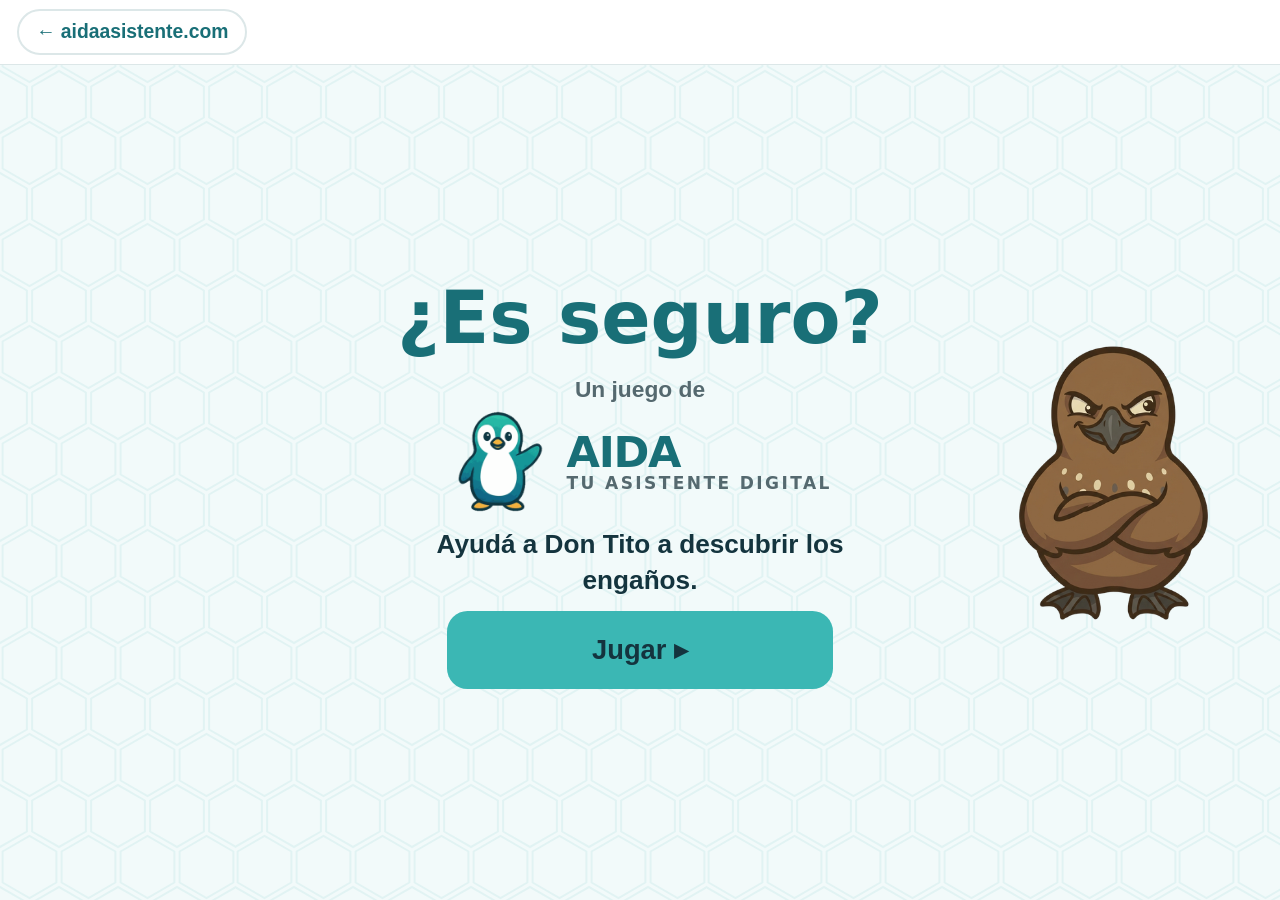
<file: juego/index.html>
<!doctype html>
<html lang="es-AR">
<head>
<meta charset="utf-8">
<meta name="viewport" content="width=device-width, initial-scale=1, viewport-fit=cover">
<meta http-equiv="Content-Security-Policy" content="default-src 'self'; style-src 'self' https://fonts.googleapis.com; font-src https://fonts.gstatic.com; object-src 'none'; base-uri 'none'">
<meta name="theme-color" content="#ffffff">
<title>¿Es seguro? Juego para aprender a no caer en estafas · AIDA</title>
<meta name="description" content="Juego gratis y fácil para aprender a no caer en estafas por mensaje, llamada o aplicación en el celular. Pensado para personas mayores y para quien no se lleva bien con la tecnología. Se juega sin instalar nada.">
<meta name="robots" content="index, follow, max-image-preview:large">
<link rel="canonical" href="https://aidaasistente.com/juego/">
<meta property="og:type" content="website">
<meta property="og:locale" content="es_AR">
<meta property="og:site_name" content="AIDA">
<meta property="og:url" content="https://aidaasistente.com/juego/">
<meta property="og:title" content="¿Es seguro? Juego para aprender a no caer en estafas · AIDA">
<meta property="og:description" content="Juego gratis y fácil para aprender a no caer en estafas por mensaje, llamada o aplicación en el celular. Pensado para personas mayores y para quien no se lleva bien con la tecnología. Se juega sin instalar nada.">
<meta property="og:image" content="https://aidaasistente.com/assets/og-image.jpg">
<meta name="twitter:card" content="summary_large_image">
<script type="application/ld+json">
{
  "@context": "https://schema.org",
  "@type": [
    "VideoGame",
    "LearningResource"
  ],
  "@id": "https://aidaasistente.com/juego/#juego",
  "name": "¿Es seguro? — El juego de AIDA",
  "url": "https://aidaasistente.com/juego/",
  "description": "Juego gratis y fácil para aprender a no caer en estafas por mensaje, llamada o aplicación en el celular. Pensado para personas mayores y para quien no se lleva bien con la tecnología. Se juega sin instalar nada.",
  "inLanguage": "es-AR",
  "genre": "Educativo",
  "gamePlatform": "Navegador web",
  "applicationCategory": "Game",
  "operatingSystem": "Cualquiera con navegador",
  "playMode": "SinglePlayer",
  "isAccessibleForFree": true,
  "learningResourceType": "Juego educativo",
  "educationalLevel": "Básico",
  "teaches": "Concientización básica en ciberseguridad: reconocer estafas, phishing y suplantación de identidad",
  "about": [
    "Ciberseguridad",
    "Prevención de estafas digitales",
    "Phishing"
  ],
  "image": "https://aidaasistente.com/assets/og-image.jpg",
  "publisher": {
    "@id": "https://aidaasistente.com/#organizacion",
    "@type": "Organization",
    "name": "AIDA",
    "url": "https://aidaasistente.com/"
  }
}
</script>
<link rel="icon" href="arte/icono.png">
<link rel="stylesheet" href="https://fonts.googleapis.com/css2?family=Poppins:wght@600;800&amp;display=swap">
<link rel="stylesheet" href="estilos.css?v=20261127">
<script src="datos/casos.js?v=20261127" defer></script>
<script src="datos/animaciones.js?v=20261127" defer></script>
<script src="datos/arte.js?v=20261127" defer></script>
<script src="aida.js?v=20261127" defer></script>
<script src="juego.js?v=20261127" defer></script>
</head>
<body>
<noscript>
  <h1>¿Es seguro? — El juego de AIDA</h1>
  <p>Un juego fácil y gratis: aprendé a reconocer estafas y engaños en mensajes,
  llamadas y aplicaciones del celular. Para jugarlo hace falta activar JavaScript.</p>
</noscript>
<header id="barra">
  <a id="volver" href="https://aidaasistente.com/">←&nbsp;aidaasistente.com</a>
  <div id="marcador" hidden><span id="lbl-dia"></span><span id="lbl-mensaje"></span></div>
</header>

<main id="mesa" hidden>
  <section id="zona-telefono">
    <div id="telefono">
      <div id="pantalla">
        <button type="button" id="cabecera">
          <img id="avatar" alt="">
          <span class="nombres"><span id="nombre"></span><span id="numero"></span></span>
          <span id="icono" aria-hidden="true"></span>
        </button>
        <div id="cuerpo"></div>
        <div id="menu-banco" aria-hidden="true">
          <svg viewBox="0 0 24 24" class="activo"><path d="M3 11.5 12 4l9 7.5M5.5 10v10h13V10"/></svg>
          <svg viewBox="0 0 24 24"><path d="M3 6h18v12H3zM3 10h18M6 15h4"/></svg>
          <svg viewBox="0 0 24 24"><path d="M4 8h14l-3.5-3.5M20 16H6l3.5 3.5"/></svg>
          <svg viewBox="0 0 24 24"><path d="M4 7h16M4 12h16M4 17h16"/></svg>
        </div>
      </div>
    </div>
    <div id="sello" role="status" hidden></div>
  </section>

  <div id="globo" aria-live="polite" hidden><div id="globo-texto"></div></div>
  <div id="acciones">
    <img id="aida" src="arte/aida_normal.png" alt="AIDA">
    <button type="button" id="btn-ayuda" class="boton">🔍&nbsp; AIDA, ayudame</button>
  </div>
  <div id="botones">
    <button type="button" id="btn-seguro" class="boton">✓&nbsp; Es seguro</button>
    <button type="button" id="btn-trampa" class="boton">✗&nbsp; Es trampa</button>
    <button type="button" id="btn-siguiente" class="boton turquesa" hidden>Seguir&nbsp; ▸</button>
  </div>
  <img id="escua-asoma" alt="" hidden>
</main>

<main id="capa" hidden></main>
</body>
</html>
</file>
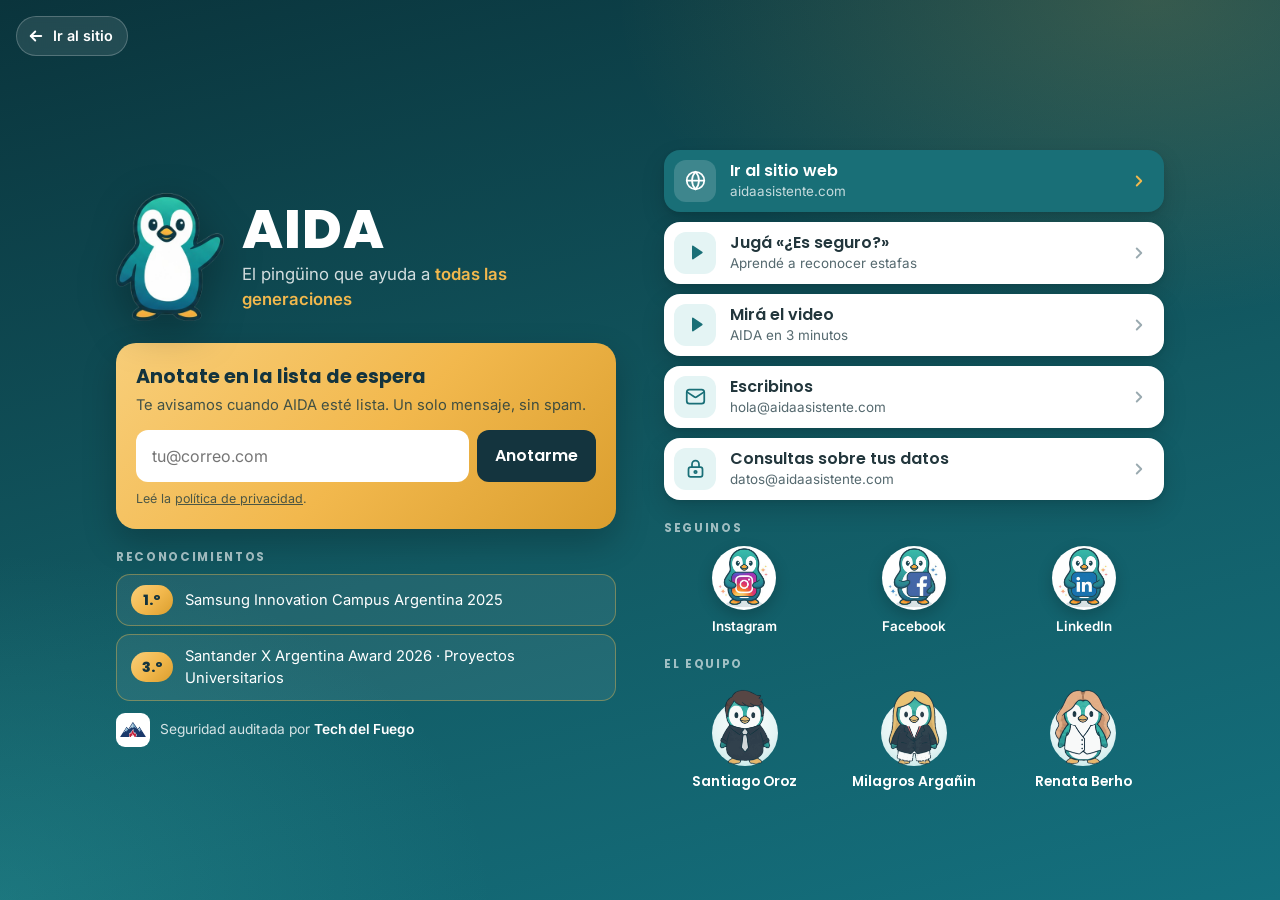
<file: links/index.html>
<!DOCTYPE html>
<html lang="es-AR">
<head>
  <meta charset="UTF-8" />
  <meta name="viewport" content="width=device-width, initial-scale=1.0" />
  <title>AIDA · Links</title>

  <meta name="description" content="Todos los links de AIDA, el asistente con inteligencia artificial para adultos mayores: sitio web, lista de espera, redes, contacto y equipo." />
  <meta name="theme-color" content="#0A343C" />
  <link rel="canonical" href="https://aidaasistente.com/links/" />

  <meta property="og:type" content="website" />
  <meta property="og:locale" content="es_AR" />
  <meta property="og:site_name" content="AIDA" />
  <meta property="og:url" content="https://aidaasistente.com/links/" />
  <meta property="og:title" content="AIDA · Links" />
  <meta property="og:description" content="El pingüino que ayuda a todas las generaciones. Sitio, lista de espera, redes y contacto." />
  <meta property="og:image" content="https://aidaasistente.com/assets/og-image.jpg" />
  <meta property="og:image:width" content="1200" />
  <meta property="og:image:height" content="630" />
  <meta name="twitter:card" content="summary_large_image" />
  <meta name="twitter:image" content="https://aidaasistente.com/assets/og-image.jpg" />

  <link rel="icon" href="../assets/favicon.ico" sizes="any" />
  <link rel="icon" type="image/png" href="../assets/favicon-32.png" sizes="32x32" />
  <link rel="apple-touch-icon" href="../assets/favicon-256.png" />

  <link rel="preconnect" href="https://fonts.googleapis.com" />
  <link rel="preconnect" href="https://fonts.gstatic.com" crossorigin />
  <link href="https://fonts.googleapis.com/css2?family=Poppins:wght@600;700;800&family=Inter:wght@400;500;600&display=swap" rel="stylesheet" />

  <style>
    :root {
      --c-teal-100: #E4F4F4;
      --c-teal-200: #C6E8E8;
      --c-primary: #196F77;
      --c-ink: #14343E;
      --c-gold: #F2B84D;
      --c-text: #22363C;
      --c-muted: #55696F;
      --g-gold: linear-gradient(135deg, #F8CE79 0%, #F2B84D 52%, #DA9E2E 100%);
      --font-head: 'Poppins', 'Segoe UI', system-ui, sans-serif;
      --font-body: 'Inter', 'Segoe UI', system-ui, sans-serif;
      --ease: cubic-bezier(.4, 0, .2, 1);
      --ease-spring: cubic-bezier(.34, 1.4, .64, 1);
    }
    *, *::before, *::after { box-sizing: border-box; }
    html { -webkit-text-size-adjust: 100%; }
    body {
      margin: 0;
      min-height: 100vh;
      font-family: var(--font-body);
      font-size: 16px;
      line-height: 1.5;
      color: #fff;
      background: #0A343C;
      background:
        radial-gradient(60% 50% at 90% 0%, rgba(242,184,77,.18), transparent 70%),
        radial-gradient(55% 55% at 0% 100%, rgba(59,183,180,.24), transparent 70%),
        linear-gradient(165deg, #0A343C 0%, #125A63 55%, #14707E 100%);
      background-attachment: fixed;
      display: flex; flex-direction: column;
    }
    a { color: inherit; }
    img { display: block; max-width: 100%; }
    ul { list-style: none; padding: 0; margin: 0; }
    h1, h2, h3, p { margin: 0; }
    .sr-only { position: absolute; width: 1px; height: 1px; padding: 0; margin: -1px; overflow: hidden; clip: rect(0,0,0,0); white-space: nowrap; border: 0; }
    :focus-visible { outline: 3px solid var(--c-gold); outline-offset: 3px; }

    /* Volver al sitio */
    .back {
      position: fixed; top: 16px; left: 16px; z-index: 2;
      display: inline-flex; align-items: center; gap: 8px;
      padding: 8px 14px 8px 10px;
      border-radius: 999px;
      background: rgba(255,255,255,.10);
      border: 1px solid rgba(255,255,255,.22);
      font-size: .9rem; font-weight: 600;
      text-decoration: none;
      backdrop-filter: blur(6px);
      transition: background 200ms var(--ease), color 200ms var(--ease);
    }
    .back svg { width: 18px; height: 18px; transition: transform 220ms var(--ease); }
    .back:hover { background: #fff; color: var(--c-primary); }
    .back:hover svg { transform: translateX(-3px); }

    .page {
      flex: 1;
      width: 100%; max-width: 1080px;
      margin: 0 auto;
      padding: 64px 16px 24px;
      display: grid;
      grid-template-columns: minmax(0, 1fr) minmax(0, 1fr);
      gap: 48px;
      align-items: center;
    }

    /* ---------- Columna izquierda ---------- */
    .brand { display: flex; align-items: center; gap: 18px; }
    .brand img { width: 108px; height: auto; flex: none; filter: drop-shadow(0 12px 20px rgba(0,0,0,.28)); }
    .brand h1 { font-family: var(--font-head); font-weight: 800; font-size: 3.4rem; line-height: 1; letter-spacing: .02em; }
    .brand p { margin-top: 6px; font-size: 1.05rem; color: rgba(255,255,255,.82); }
    .brand em { font-style: normal; color: var(--c-gold); font-weight: 600; }

    .waitlist {
      margin-top: 22px;
      padding: 20px;
      border-radius: 20px;
      background: var(--g-gold);
      color: var(--c-ink);
      box-shadow: 0 14px 34px rgba(0,0,0,.22);
    }
    .waitlist h2 { font-family: var(--font-head); font-size: 1.2rem; font-weight: 700; }
    .waitlist > p { font-size: .92rem; color: rgba(20,52,62,.8); margin-top: 2px; }
    .wl-row { display: flex; gap: 8px; margin-top: 14px; }
    .wl-row input {
      flex: 1; min-width: 0;
      font: inherit; font-size: 1rem;
      padding: 12px 14px;
      border-radius: 12px;
      border: 2px solid transparent;
      background: #fff; color: var(--c-text);
    }
    .wl-row input:focus { outline: none; border-color: var(--c-ink); }
    .wl-row button {
      flex: none;
      font: inherit; font-family: var(--font-head); font-weight: 600;
      padding: 12px 18px;
      border: 0; border-radius: 12px;
      background: var(--c-ink); color: #fff;
      cursor: pointer;
      transition: background 200ms var(--ease), transform 200ms var(--ease);
    }
    .wl-row button:hover { background: #0A343C; transform: translateY(-1px); }
    .wl-row button[data-loading] { opacity: .7; pointer-events: none; }
    .wl-honey { position: absolute; left: -9999px; }
    .wl-error { margin-top: 8px; font-size: .88rem; font-weight: 600; color: #8A1C12; }
    .wl-note { margin-top: 8px; font-size: .78rem; color: rgba(20,52,62,.75); }
    .wl-note a { color: inherit; }
    .wl-ok { display: none; align-items: center; gap: 10px; margin-top: 12px; font-weight: 600; }
    .wl-ok svg { width: 24px; height: 24px; flex: none; }
    .waitlist.is-done form { display: none; }
    .waitlist.is-done .wl-ok { display: flex; }

    .label {
      font-family: var(--font-head);
      font-size: .74rem; font-weight: 700;
      letter-spacing: .14em; text-transform: uppercase;
      color: rgba(255,255,255,.6);
      margin: 20px 0 8px;
    }
    .awards { display: grid; gap: 8px; }
    .awards li {
      display: flex; align-items: center; gap: 12px;
      padding: 10px 14px;
      border-radius: 14px;
      background: rgba(255,255,255,.07);
      border: 1px solid rgba(242,184,77,.4);
      font-size: .92rem;
    }
    .awards b {
      flex: none; display: grid; place-items: center;
      min-width: 42px; height: 30px; padding: 0 8px; border-radius: 999px;
      background: var(--g-gold); color: var(--c-ink);
      font-family: var(--font-head); font-weight: 800; font-size: .9rem;
    }

    /* ---------- Columna derecha ---------- */
    .links { display: grid; gap: 10px; }
    .link {
      display: flex; align-items: center; gap: 14px;
      padding: 10px 16px 10px 10px;
      border-radius: 16px;
      background: #fff; color: var(--c-text);
      text-decoration: none;
      box-shadow: 0 2px 4px rgba(0,0,0,.08), 0 10px 24px rgba(0,0,0,.14);
      transition: transform 220ms var(--ease), box-shadow 220ms var(--ease);
    }
    .link:hover { transform: translateY(-2px); box-shadow: 0 4px 8px rgba(0,0,0,.10), 0 16px 32px rgba(0,0,0,.2); }
    .link__icon {
      flex: none; display: grid; place-items: center;
      width: 42px; height: 42px; border-radius: 12px;
      background: var(--c-teal-100); color: var(--c-primary);
      transition: background 220ms var(--ease), color 220ms var(--ease), transform 300ms var(--ease-spring);
    }
    .link:hover .link__icon { background: var(--c-primary); color: #fff; transform: rotate(-6deg); }
    .link__icon svg { width: 21px; height: 21px; }
    .link__text { flex: 1; min-width: 0; }
    .link__title { display: block; font-family: var(--font-head); font-weight: 600; font-size: 1rem; line-height: 1.25; }
    .link__sub { display: block; font-size: .84rem; color: var(--c-muted); overflow-wrap: anywhere; }
    .link__arrow { flex: none; width: 18px; height: 18px; color: #9AAAB0; transition: transform 220ms var(--ease), color 220ms var(--ease); }
    .link:hover .link__arrow { transform: translateX(3px); color: var(--c-primary); }
    .link--main { background: var(--c-primary); color: #fff; }
    .link--main .link__icon { background: rgba(255,255,255,.16); color: #fff; }
    .link--main:hover .link__icon { background: var(--c-gold); color: var(--c-ink); }
    .link--main .link__sub { color: rgba(255,255,255,.75); }
    .link--main .link__arrow, .link--main:hover .link__arrow { color: var(--c-gold); }

    /* Redes: el pingüino con el logo de cada una */
    .social { display: grid; grid-template-columns: repeat(3, minmax(0, 1fr)); gap: 10px; }
    .social a {
      display: flex; flex-direction: column; align-items: center; gap: 6px;
      text-decoration: none; font-size: .84rem; font-weight: 600;
      border-radius: 14px;
    }
    .social img {
      width: 64px; height: 64px; border-radius: 50%;
      box-shadow: 0 6px 16px rgba(0,0,0,.2);
      background: #fff;
      transition: transform 320ms var(--ease-spring);
    }
    .social a:hover img { transform: scale(1.08) rotate(-4deg); }

    /* Equipo: igual que en el sitio */
    .team { display: grid; grid-template-columns: repeat(3, minmax(0, 1fr)); gap: 8px; }
    .member { display: flex; flex-direction: column; align-items: center; text-decoration: none; text-align: center; border-radius: 14px; }
    .member__photo {
      position: relative;
      display: flex; align-items: flex-end; justify-content: center;
      width: 84px; height: 88px;
      transition: transform 320ms var(--ease-spring);
    }
    .member__photo::before {
      content: ''; position: absolute; left: 50%; bottom: 4px;
      width: 66px; height: 66px; border-radius: 50%;
      transform: translateX(-50%);
      background: radial-gradient(70% 70% at 50% 35%, #fff 0%, var(--c-teal-100) 70%, var(--c-teal-200) 100%);
    }
    .member__photo img { position: relative; height: 100%; width: auto; max-width: none; }
    .member__in {
      position: absolute; right: 4px; bottom: 4px;
      display: grid; place-items: center;
      width: 26px; height: 26px; border-radius: 50%;
      background: #0A66C2; color: #fff;
      opacity: 0; transform: scale(.5);
      transition: opacity 220ms var(--ease), transform 300ms var(--ease-spring);
    }
    .member__in svg { width: 13px; height: 13px; }
    .member:hover .member__photo, .member:focus-visible .member__photo { transform: scale(1.1); }
    .member:hover .member__in, .member:focus-visible .member__in { opacity: 1; transform: none; }
    .member__name { margin-top: 4px; font-family: var(--font-head); font-weight: 600; font-size: .86rem; line-height: 1.2; }
    @media (hover: none) { .member__in { opacity: 1; transform: none; } }

    .audit {
      display: inline-flex; align-items: center; gap: 10px;
      margin-top: 12px;
      font-size: .86rem; text-decoration: none; color: rgba(255,255,255,.82);
    }
    .audit:hover b { text-decoration: underline; }
    .audit span.logo { display: grid; place-items: center; width: 34px; height: 34px; border-radius: 9px; background: #fff; }
    .audit span.logo img { width: 26px; height: auto; }
    .audit b { color: #fff; font-weight: 600; }

    /* Escritorio bajo: achicar para que entre todo sin barra de desplazamiento */
    @media (min-width: 861px) and (max-height: 820px) {
      .page { padding-top: 52px; padding-bottom: 12px; gap: 40px; }
      .brand img { width: 76px; }
      .brand h1 { font-size: 2.6rem; }
      .waitlist { margin-top: 16px; padding: 14px 18px; }
      .wl-row { margin-top: 10px; }
      .label { margin: 14px 0 6px; }
      .social img { width: 52px; height: 52px; }
      .link { padding-block: 6px; }
      .link__icon { width: 36px; height: 36px; }
      .member__photo { width: 72px; height: 76px; }
      .member__photo::before { width: 56px; height: 56px; }
    }

    /* Celular: una sola columna, como una lista */
    @media (max-width: 860px) {
      .back { position: absolute; }
      /* En el celular primero los links; la lista de espera, los premios y la auditoría van abajo */
      .page { display: flex; flex-direction: column; }
      .left { display: contents; }
      .brand { order: 1; }
      .right { order: 2; }
      .waitlist { order: 3; margin-top: 28px; }
      .left > .label, .awards, .audit { order: 4; }
      .audit { align-self: center; }
      .page { grid-template-columns: 1fr; gap: 0; max-width: 520px; padding-top: 68px; }
      .brand { justify-content: center; }
      .brand img { width: 84px; }
      .brand h1 { font-size: 2.6rem; }
      .right { margin-top: 8px; }
      .right .label:first-child { margin-top: 26px; }
    }
    @media (max-width: 400px) {
      .wl-row { flex-direction: column; }
      .brand p { font-size: .95rem; }
    }
    @media (prefers-reduced-motion: no-preference) {
      .left, .right { animation: subir 520ms var(--ease) both; }
      .right { animation-delay: 80ms; }
      @keyframes subir { from { opacity: 0; transform: translateY(10px); } to { opacity: 1; transform: none; } }
    }
    @media (prefers-reduced-motion: reduce) {
      *, *::before, *::after { transition: none !important; animation: none !important; }
    }
  </style>
</head>
<body>

<svg xmlns="http://www.w3.org/2000/svg" style="display:none" aria-hidden="true" focusable="false">
  <symbol id="i-globe" viewBox="0 0 24 24" fill="none" stroke="currentColor" stroke-width="2" stroke-linecap="round" stroke-linejoin="round"><circle cx="12" cy="12" r="10"/><line x1="2" y1="12" x2="22" y2="12"/><path d="M12 2a15.3 15.3 0 0 1 4 10 15.3 15.3 0 0 1-4 10 15.3 15.3 0 0 1-4-10 15.3 15.3 0 0 1 4-10z"/></symbol>
  <symbol id="i-play" viewBox="0 0 24 24" fill="currentColor"><path d="M8 5.1v13.8c0 .8.9 1.3 1.5.8l10.2-6.9a1 1 0 0 0 0-1.6L9.5 4.3A1 1 0 0 0 8 5.1z"/></symbol>
  <symbol id="i-mail" viewBox="0 0 24 24" fill="none" stroke="currentColor" stroke-width="2" stroke-linecap="round" stroke-linejoin="round"><rect x="2" y="4" width="20" height="16" rx="3"/><path d="m2.5 7 8.4 5.6a2 2 0 0 0 2.2 0L21.5 7"/></symbol>
  <symbol id="i-lock" viewBox="0 0 24 24" fill="none" stroke="currentColor" stroke-width="2" stroke-linecap="round" stroke-linejoin="round"><rect x="4" y="10.5" width="16" height="11" rx="2.5"/><path d="M8 10.5V7a4 4 0 0 1 8 0v3.5"/><circle cx="12" cy="16" r="1.4"/></symbol>
  <symbol id="i-arrow" viewBox="0 0 24 24" fill="none" stroke="currentColor" stroke-width="2.5" stroke-linecap="round" stroke-linejoin="round"><path d="m9 6 6 6-6 6"/></symbol>
  <symbol id="i-back" viewBox="0 0 24 24" fill="none" stroke="currentColor" stroke-width="2.5" stroke-linecap="round" stroke-linejoin="round"><path d="M19 12H5"/><path d="m11 18-6-6 6-6"/></symbol>
  <symbol id="i-linkedin" viewBox="0 0 24 24" fill="currentColor"><path d="M16 8a6 6 0 0 1 6 6v7h-4v-7a2 2 0 0 0-4 0v7h-4v-7a6 6 0 0 1 6-6z"/><rect x="2" y="9" width="4" height="12"/><circle cx="4" cy="4" r="2"/></symbol>
  <symbol id="i-check" viewBox="0 0 24 24" fill="none" stroke="currentColor" stroke-width="2.2" stroke-linecap="round" stroke-linejoin="round"><circle cx="12" cy="12" r="10"/><polyline points="16 9.5 11 15 8 12"/></symbol>
</svg>

<a class="back" href="https://aidaasistente.com/"><svg aria-hidden="true"><use href="#i-back"/></svg>Ir al sitio</a>

<main class="page">

  <section class="left">
    <header class="brand">
      <img src="../assets/aida-saludo.png" alt="" width="271" height="320" />
      <div>
        <h1>AIDA</h1>
        <p>El pingüino que ayuda a <em>todas las generaciones</em></p>
      </div>
    </header>

    <div class="waitlist" id="waitlist">
      <h2>Anotate en la lista de espera</h2>
      <p>Te avisamos cuando AIDA esté lista. Un solo mensaje, sin spam.</p>
      <form novalidate>
        <div class="wl-row">
          <label class="sr-only" for="wl-email">Tu correo electrónico</label>
          <input type="email" id="wl-email" name="email" placeholder="tu@correo.com" autocomplete="email" required />
          <button type="submit">Anotarme</button>
        </div>
        <input class="wl-honey" type="checkbox" name="botcheck" tabindex="-1" autocomplete="off" aria-hidden="true" />
        <p class="wl-error" role="alert" aria-live="polite" hidden></p>
        <p class="wl-note">Leé la <a href="../privacidad.html">política de privacidad</a>.</p>
      </form>
      <p class="wl-ok" role="status" aria-live="polite"><svg aria-hidden="true"><use href="#i-check"/></svg>Listo, te anotamos. Te escribimos cuando AIDA esté disponible.</p>
    </div>

    <h2 class="label">Reconocimientos</h2>
    <ul class="awards">
      <li><b>1.º</b><span>Samsung Innovation Campus Argentina 2025</span></li>
      <li><b>3.º</b><span>Santander X Argentina Award 2026 · Proyectos Universitarios</span></li>
    </ul>
    <a class="audit" href="https://techdelfuego.com/" target="_blank" rel="noopener noreferrer"><span class="logo"><img src="../assets/logos/tech-del-fuego.png" alt="" width="400" height="239" /></span><span>Seguridad auditada por <b>Tech del Fuego</b></span></a>
  </section>

  <section class="right">
    <h2 class="label sr-only">Links</h2>
    <ul class="links">
      <li>
        <a class="link link--main" href="https://aidaasistente.com/">
          <span class="link__icon" aria-hidden="true"><svg><use href="#i-globe"/></svg></span>
          <span class="link__text"><span class="link__title">Ir al sitio web</span><span class="link__sub">aidaasistente.com</span></span>
          <svg class="link__arrow" aria-hidden="true"><use href="#i-arrow"/></svg>
        </a>
      </li>
      <li>
        <a class="link" href="https://aidaasistente.com/juego/">
          <span class="link__icon" aria-hidden="true"><svg><use href="#i-play"/></svg></span>
          <span class="link__text"><span class="link__title">Jugá «¿Es seguro?»</span><span class="link__sub">Aprendé a reconocer estafas</span></span>
          <svg class="link__arrow" aria-hidden="true"><use href="#i-arrow"/></svg>
        </a>
      </li>
      <li>
        <a class="link" href="https://www.youtube.com/watch?v=Sl-CFzgz-u0" target="_blank" rel="noopener noreferrer">
          <span class="link__icon" aria-hidden="true"><svg><use href="#i-play"/></svg></span>
          <span class="link__text"><span class="link__title">Mirá el video</span><span class="link__sub">AIDA en 3 minutos</span></span>
          <svg class="link__arrow" aria-hidden="true"><use href="#i-arrow"/></svg>
        </a>
      </li>
      <li>
        <a class="link" href="mailto:hola@aidaasistente.com">
          <span class="link__icon" aria-hidden="true"><svg><use href="#i-mail"/></svg></span>
          <span class="link__text"><span class="link__title">Escribinos</span><span class="link__sub">hola@aidaasistente.com</span></span>
          <svg class="link__arrow" aria-hidden="true"><use href="#i-arrow"/></svg>
        </a>
      </li>
      <li>
        <a class="link" href="mailto:datos@aidaasistente.com">
          <span class="link__icon" aria-hidden="true"><svg><use href="#i-lock"/></svg></span>
          <span class="link__text"><span class="link__title">Consultas sobre tus datos</span><span class="link__sub">datos@aidaasistente.com</span></span>
          <svg class="link__arrow" aria-hidden="true"><use href="#i-arrow"/></svg>
        </a>
      </li>
    </ul>

    <h2 class="label">Seguinos</h2>
    <ul class="social">
      <li><a href="https://www.instagram.com/aidaasistente" target="_blank" rel="noopener noreferrer"><img src="../assets/red-instagram.jpg" alt="" width="240" height="240" />Instagram</a></li>
      <li><a href="https://www.facebook.com/AIDAasistente" target="_blank" rel="noopener noreferrer"><img src="../assets/red-facebook.jpg" alt="" width="240" height="240" />Facebook</a></li>
      <li><a href="https://www.linkedin.com/company/aidaasistente" target="_blank" rel="noopener noreferrer"><img src="../assets/red-linkedin.jpg" alt="" width="240" height="240" />LinkedIn</a></li>
    </ul>

    <h2 class="label">El equipo</h2>
    <ul class="team">
      <li>
        <a class="member" href="https://www.linkedin.com/in/santiago-oroz" target="_blank" rel="noopener noreferrer">
          <span class="member__photo"><img src="../assets/equipo-santiago.png" alt="" width="620" height="700" /><span class="member__in" aria-hidden="true"><svg><use href="#i-linkedin"/></svg></span></span>
          <span class="member__name">Santiago Oroz</span><span class="sr-only">, LinkedIn</span>
        </a>
      </li>
      <li>
        <a class="member" href="https://www.linkedin.com/in/milagros-arga%C3%B1in-13641a376" target="_blank" rel="noopener noreferrer">
          <span class="member__photo"><img src="../assets/equipo-milagros.png" alt="" width="620" height="700" /><span class="member__in" aria-hidden="true"><svg><use href="#i-linkedin"/></svg></span></span>
          <span class="member__name">Milagros Argañin</span><span class="sr-only">, LinkedIn</span>
        </a>
      </li>
      <li>
        <a class="member" href="https://www.linkedin.com/in/renata-berho-02264230a/" target="_blank" rel="noopener noreferrer">
          <span class="member__photo"><img src="../assets/equipo-renata.png" alt="" width="620" height="700" /><span class="member__in" aria-hidden="true"><svg><use href="#i-linkedin"/></svg></span></span>
          <span class="member__name">Renata Berho</span><span class="sr-only">, LinkedIn</span>
        </a>
      </li>
    </ul>
  </section>

</main>



<script>
  // Lista de espera: el mismo envío que el sitio (scripts/main.js), a Web3Forms.
  (function () {
    var box = document.getElementById('waitlist');
    var form = box.querySelector('form');
    var input = form.querySelector('input[type="email"]');
    var btn = form.querySelector('button');
    var honey = form.querySelector('input[name="botcheck"]');
    var err = form.querySelector('.wl-error');
    var EMAIL_RE = /^[^\s@]+@[^\s@]+\.[^\s@]+$/;
    var fail = function (html) { err.innerHTML = html; err.hidden = false; };
    var done = function () { box.classList.add('is-done'); };

    form.addEventListener('submit', function (e) {
      e.preventDefault();
      var email = input.value.trim();
      err.hidden = true;
      if (!email || !EMAIL_RE.test(email)) { fail('Revisá el correo: parece que le falta algo.'); input.focus(); return; }
      if (honey.checked) { done(); return; }

      btn.dataset.loading = '';
      btn.textContent = 'Enviando';
      var fd = new FormData();
      fd.append('access_key', '1eacf71b-14ad-495f-a0cc-39f3472fa544');
      fd.append('subject', 'AIDA - lista de espera');
      fd.append('from_name', 'AIDA - lista de espera');
      fd.append('email', email);
      fd.append('message', 'Quiere anotarse en la lista de espera de AIDA.');
      fd.append('origen', location.hostname + location.pathname + ' - formulario de links');

      fetch('https://api.web3forms.com/submit', { method: 'POST', body: fd })
        .then(function (res) {
          return res.json().catch(function () { return {}; }).then(function (data) {
            if (!res.ok || data.success === false) throw new Error('respuesta ' + res.status);
            done();
          });
        })
        .catch(function () {
          fail('No pudimos registrar tu correo. Probá de nuevo o escribinos a ' +
               '<a href="mailto:hola@aidaasistente.com" style="color:inherit">hola@aidaasistente.com</a>.');
        })
        .finally(function () { delete btn.dataset.loading; btn.textContent = 'Anotarme'; });
    });
  })();
</script>
</body>
</html>
</file>
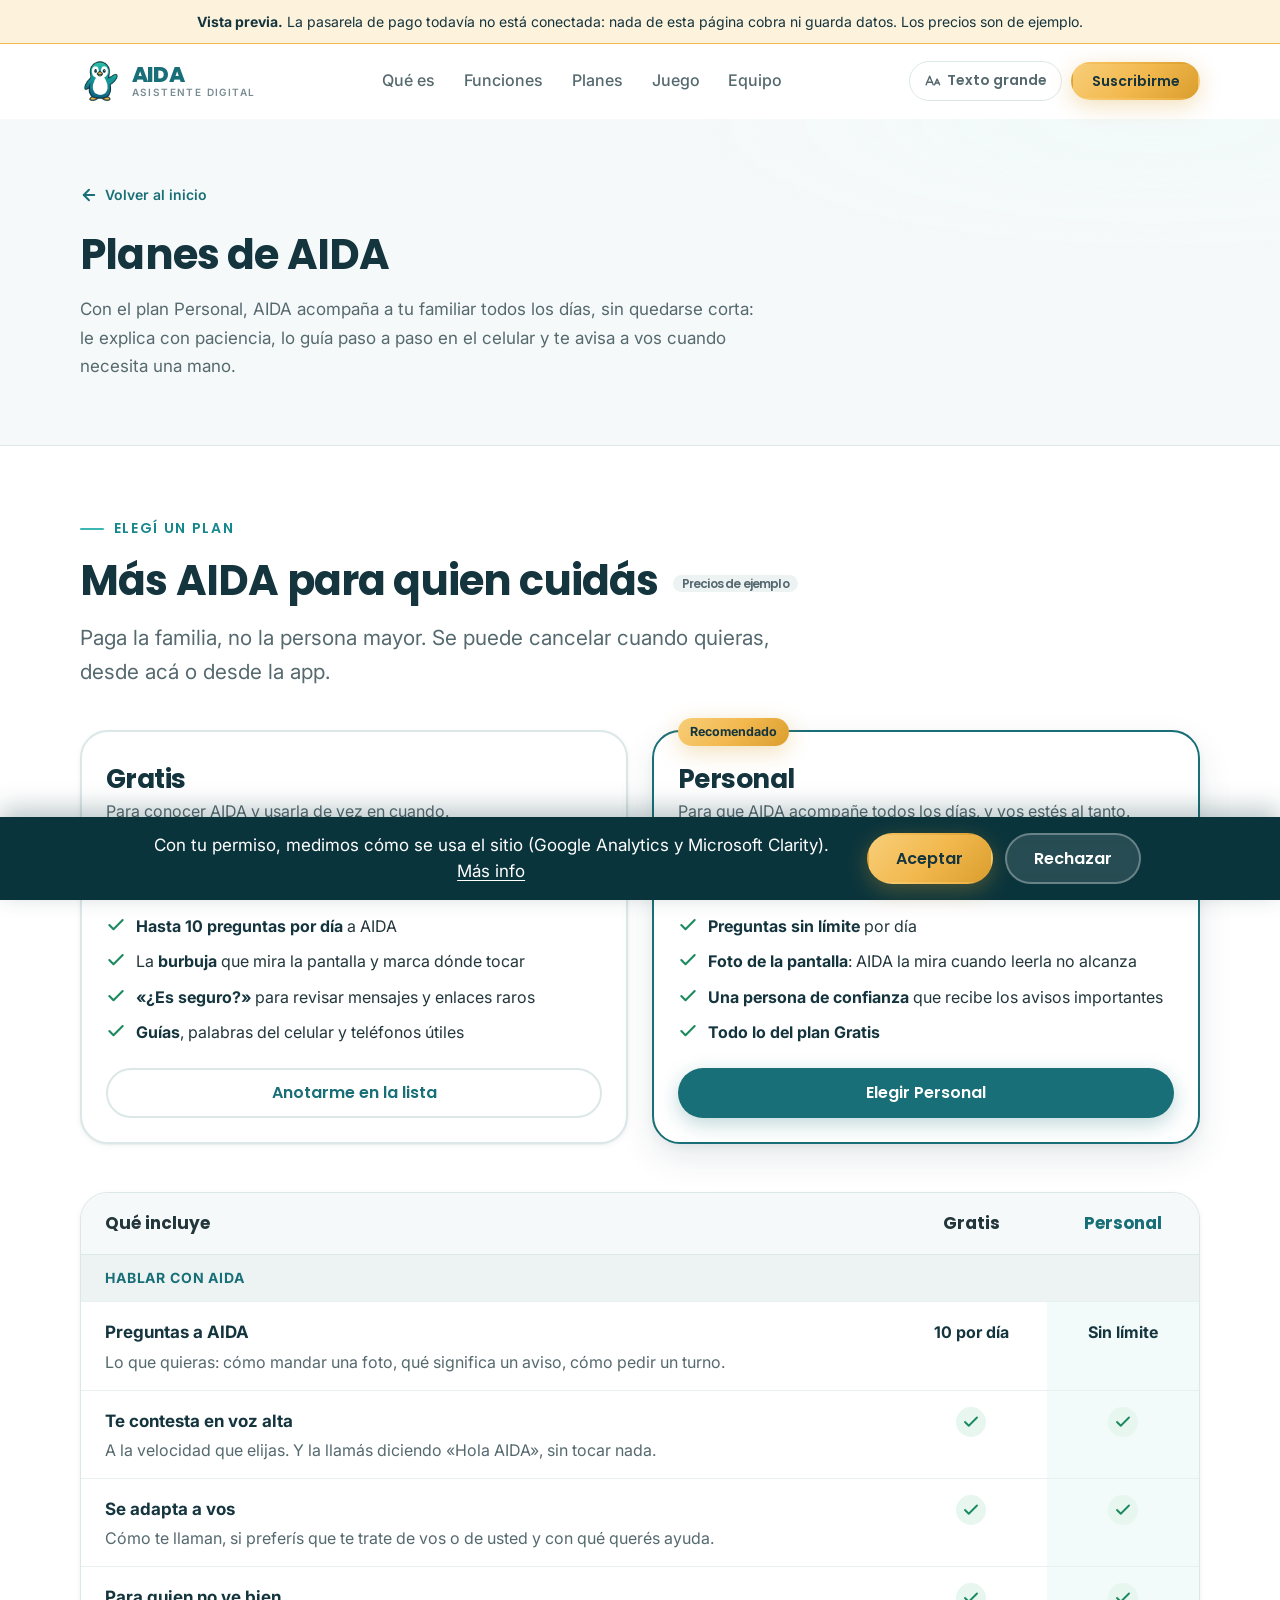
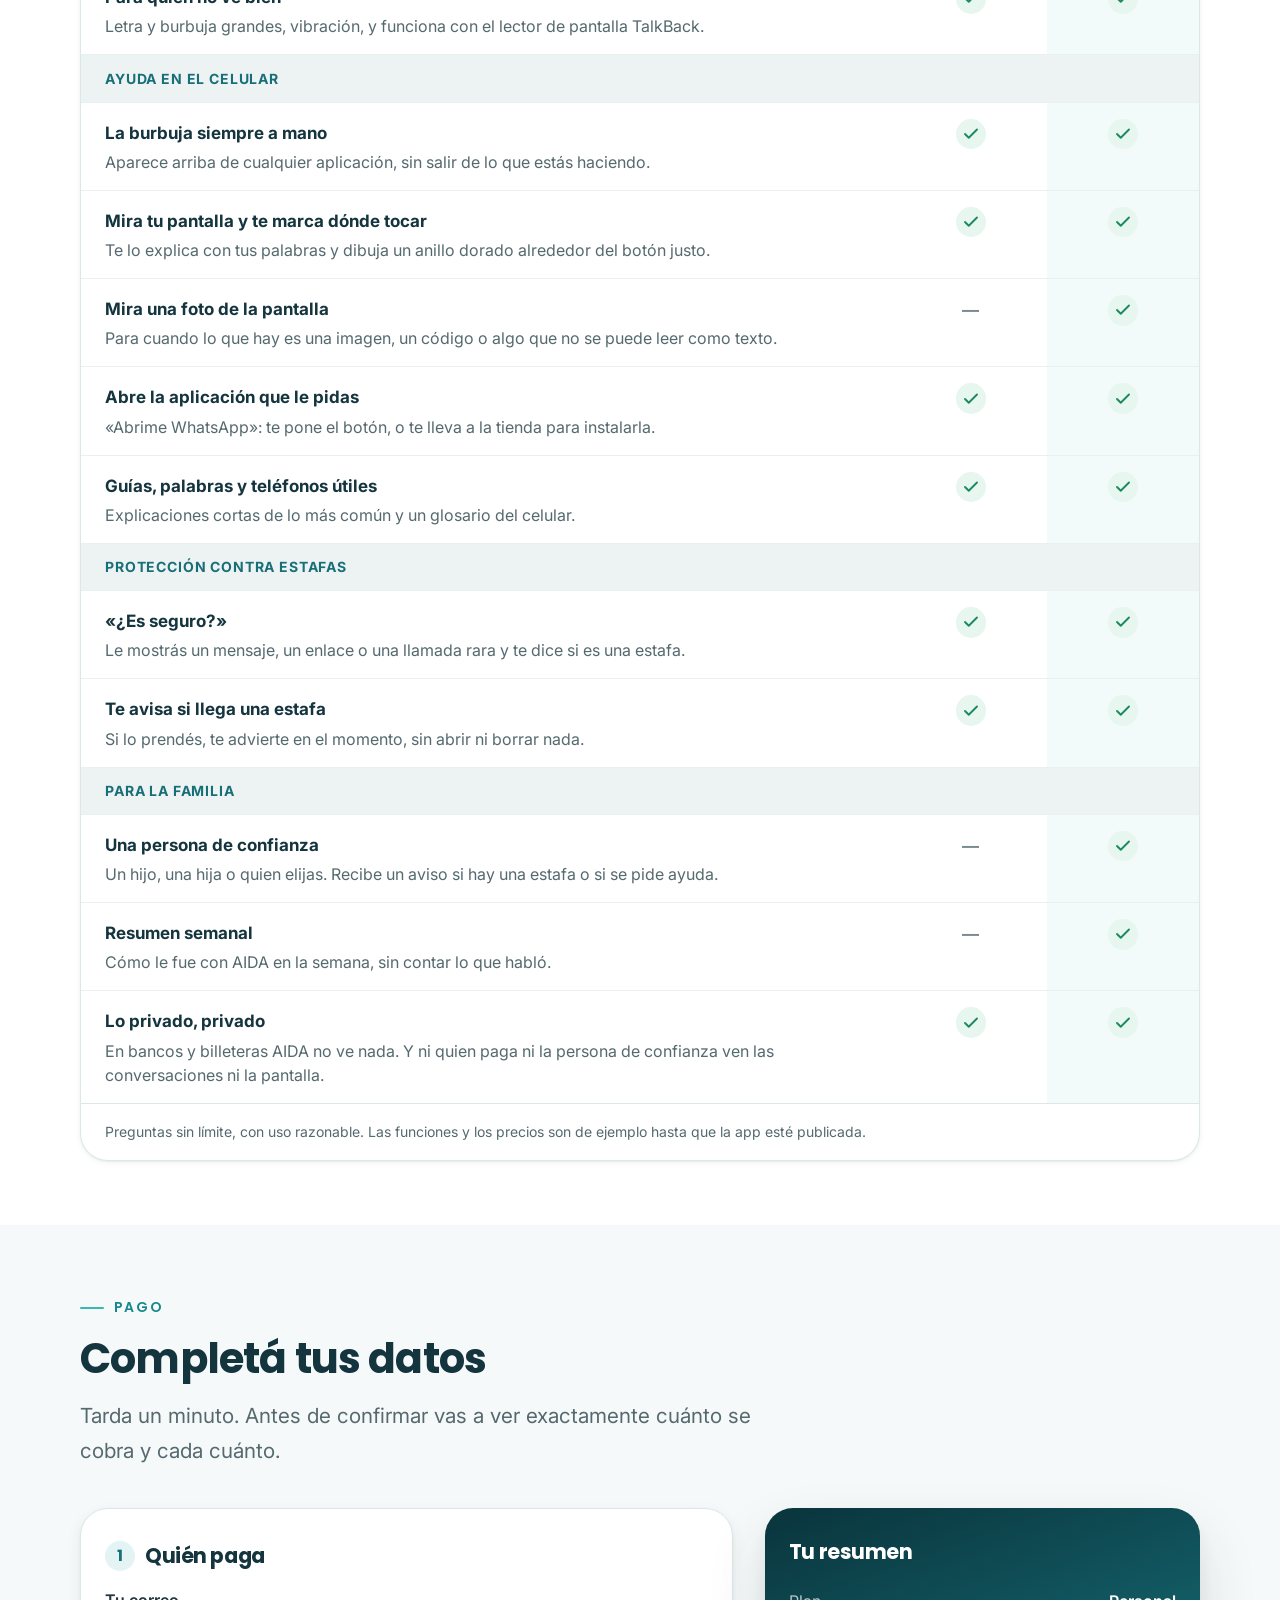
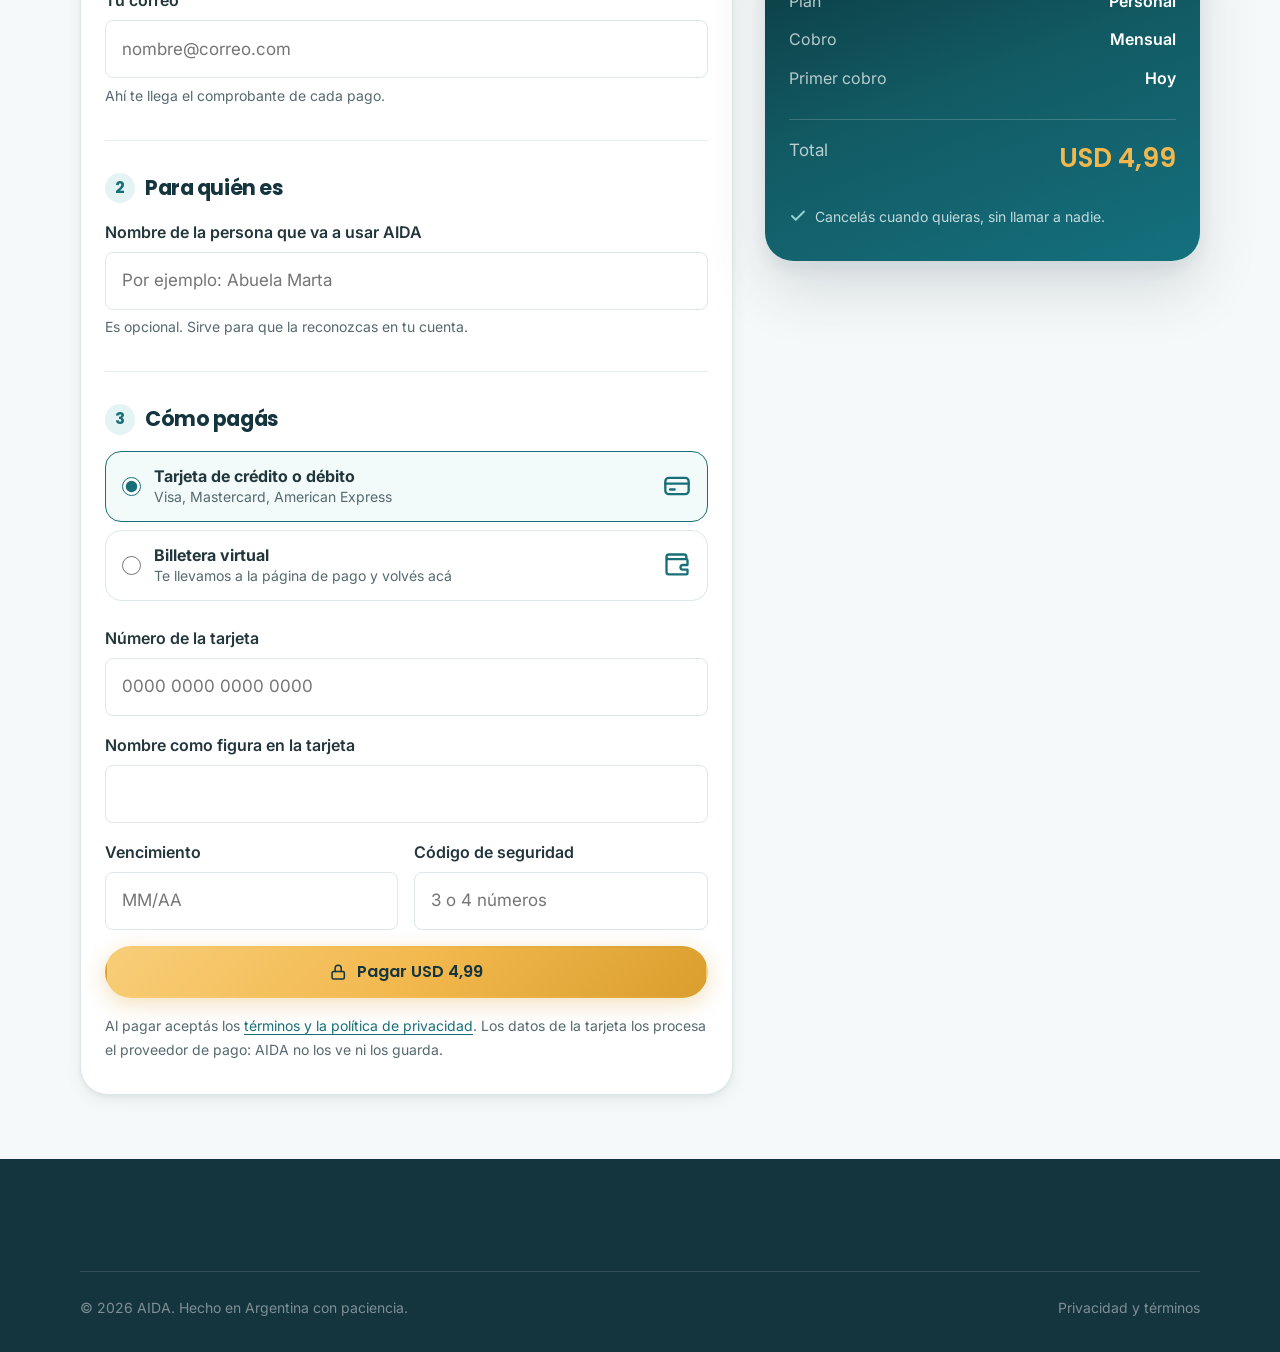
<file: planes.html>
<!DOCTYPE html>
<html lang="es-AR">
<head>
  <meta charset="UTF-8" />
  <meta name="viewport" content="width=device-width, initial-scale=1.0" />
  <title>Planes de AIDA</title>
  <meta name="description" content="Vista previa de los planes y el pago de AIDA. Todavía no está conectado a ningún medio de pago." />
  <!-- Vista previa: no se indexa ni se publica (no está en sitemap.xml ni en el workflow). -->
  <meta name="robots" content="noindex, nofollow" />
  <meta name="theme-color" content="#196F77" />

  <link rel="icon" href="assets/favicon.ico" sizes="any" />
  <link rel="icon" type="image/png" href="assets/favicon-32.png" sizes="32x32" />
  <link rel="apple-touch-icon" href="assets/favicon-256.png" />

  <link rel="preconnect" href="https://fonts.googleapis.com" />
  <link rel="preconnect" href="https://fonts.gstatic.com" crossorigin />
  <link href="https://fonts.googleapis.com/css2?family=Poppins:wght@600;700;800&family=Inter:wght@400;500;600;700&display=swap" rel="stylesheet" />
  <link rel="stylesheet" href="styles/main.css?v=20261127" />

  <style>
    /* Estilos propios de la vista previa de pago. Viven acá para no tocar main.css
       mientras la pasarela no esté conectada. */
    .preview-bar {
      background: var(--c-gold-100);
      border-bottom: 1px solid var(--c-gold);
      color: var(--c-ink);
      font-size: var(--text-xs);
      text-align: center;
      padding: .6rem var(--gutter);
    }
    .preview-bar strong { font-weight: 700; }

    .tag-hypo {
      display: inline-block;
      margin-left: .4rem;
      padding: .1rem .55rem;
      border-radius: var(--r-pill);
      background: var(--c-surface-2);
      color: var(--c-muted);
      font-size: .75rem; font-weight: 600;
      vertical-align: middle;
    }

    /* Planes */
    .plans {
      display: grid;
      grid-template-columns: repeat(2, minmax(0, 1fr));
      gap: var(--sp-3);
      margin-top: var(--sp-5);
    }
    .plan {
      position: relative;
      display: flex; flex-direction: column;
      background: var(--c-white);
      border: 2px solid var(--c-border);
      border-radius: var(--r-lg);
      padding: var(--sp-4) var(--sp-3) var(--sp-3);
      box-shadow: var(--sh-xs);
      transition: border-color 200ms var(--ease), box-shadow 200ms var(--ease), transform 200ms var(--ease);
    }
    .plan:hover { transform: translateY(-3px); box-shadow: var(--sh-md); }
    .plan.is-selected { border-color: var(--c-primary); box-shadow: var(--sh-md); }
    .plan--featured { border-color: var(--c-teal-300); }
    .plan__badge {
      position: absolute; top: -0.85rem; left: var(--sp-3);
      background: var(--g-gold); color: var(--c-ink);
      font-size: .78rem; font-weight: 700;
      padding: .2rem .75rem; border-radius: var(--r-pill);
      box-shadow: var(--sh-gold);
    }
    .plan h3 { font-size: var(--text-xl); margin-bottom: .25rem; }
    .plan__for { color: var(--c-muted); font-size: var(--text-sm); margin-bottom: var(--sp-2); }
    .plan__price { display: flex; flex-wrap: wrap; align-items: baseline; column-gap: .45rem; margin-bottom: var(--sp-2); }
    .plan__amount { font-family: var(--font-head); font-size: clamp(1.6rem, 1.2vw + 1.2rem, 2.1rem); font-weight: 800; color: var(--c-primary-900); white-space: nowrap; }
    .plan__period { color: var(--c-muted); font-size: var(--text-sm); }
    .plan .check-list { margin-top: 0; margin-bottom: var(--sp-3); flex: 1; }
    .plan .check-list svg { color: var(--c-ok); }
    .plan .check-list b { color: var(--c-ink); }
    @media (max-width: 720px) { .plans { grid-template-columns: 1fr; } }

    /* Comparación de funciones */
    .compare {
      margin-top: var(--sp-6);
      background: var(--c-white);
      border: 1px solid var(--c-border);
      border-radius: var(--r-lg);
      box-shadow: var(--sh-xs);
      overflow: hidden;
    }
    .compare table { width: 100%; border-collapse: collapse; }
    .compare th, .compare td { padding: var(--sp-2) var(--sp-3); text-align: left; vertical-align: top; }
    .compare thead th {
      background: var(--c-surface);
      font-family: var(--font-head); font-size: var(--text-md);
      border-bottom: 1px solid var(--c-border);
    }
    .compare thead th:not(:first-child), .compare td { width: 9.5rem; text-align: center; }
    .compare thead th:nth-child(3) { color: var(--c-primary); }
    .compare tbody th { font-weight: 400; }
    .compare tbody th b { display: block; font-size: var(--text-md); color: var(--c-ink); }
    .compare tbody th span { display: block; margin-top: .15rem; color: var(--c-muted); font-size: var(--text-sm); line-height: 1.5; }
    .compare tbody tr + tr > * { border-top: 1px solid var(--c-border-soft); }
    .compare td:nth-child(3) { background: var(--c-teal-50); }
    .compare .group th {
      padding-block: .7rem;
      background: var(--c-surface-2);
      color: var(--c-primary);
      font-size: var(--text-xs); font-weight: 700; letter-spacing: .06em; text-transform: uppercase;
    }
    .compare .yes, .compare .no { display: inline-grid; place-items: center; width: 1.9rem; height: 1.9rem; border-radius: 50%; }
    .compare .yes { background: var(--c-ok-bg); color: var(--c-ok); }
    .compare .yes svg { width: 18px; height: 18px; }
    .compare .no { color: var(--c-muted-2); font-weight: 700; }
    .compare .val { font-weight: 700; font-size: var(--text-sm); color: var(--c-ink); }
    .compare__note { padding: var(--sp-2) var(--sp-3); color: var(--c-muted); font-size: var(--text-xs); border-top: 1px solid var(--c-border); }
    @media (max-width: 720px) {
      .compare th, .compare td { padding: .85rem .7rem; }
      .compare thead th:not(:first-child), .compare td { width: 5.2rem; }
      .compare tbody th b { font-size: var(--text-sm); }
      .compare tbody th span { font-size: var(--text-xs); }
    }

    /* Checkout */
    .checkout {
      display: grid;
      grid-template-columns: minmax(0, 1.5fr) minmax(0, 1fr);
      gap: var(--sp-4);
      align-items: start;
      margin-top: var(--sp-5);
    }
    @media (max-width: 860px) { .checkout { grid-template-columns: 1fr; } }

    .pay-card {
      background: var(--c-white);
      border: 1px solid var(--c-border);
      border-radius: var(--r-lg);
      padding: var(--sp-4) var(--sp-3);
      box-shadow: var(--sh-sm);
    }
    .pay-step + .pay-step { margin-top: var(--sp-4); padding-top: var(--sp-4); border-top: 1px solid var(--c-border-soft); }
    .pay-step h3 { display: flex; align-items: center; gap: .6rem; font-size: var(--text-lg); margin-bottom: var(--sp-2); }
    .pay-step__n {
      display: grid; place-items: center; flex: none;
      width: 1.9rem; height: 1.9rem; border-radius: 50%;
      background: var(--c-teal-100); color: var(--c-primary);
      font-size: var(--text-sm); font-weight: 700;
    }

    .field { display: grid; gap: .35rem; margin-bottom: var(--sp-2); }
    .field label { font-weight: 600; font-size: var(--text-sm); }
    .field small { color: var(--c-muted); font-size: var(--text-xs); }
    .field input {
      width: 100%;
      padding: .85rem 1rem;
      font-size: var(--text-md);
      color: var(--c-text);
      background: var(--c-white);
      border: 1.5px solid var(--c-border);
      border-radius: var(--r-sm);
      outline: none;
      transition: border-color 160ms var(--ease), box-shadow 160ms var(--ease);
    }
    .field input:focus { border-color: var(--c-primary); box-shadow: 0 0 0 4px var(--c-teal-100); }
    .field-row { display: grid; grid-template-columns: 1fr 1fr; gap: var(--sp-2); }

    .methods { display: grid; gap: var(--sp-1); margin-bottom: var(--sp-3); }
    .method {
      display: flex; align-items: center; gap: .8rem;
      padding: .9rem 1rem;
      border: 1.5px solid var(--c-border);
      border-radius: var(--r-md);
      cursor: pointer;
      transition: border-color 160ms var(--ease), background 160ms var(--ease);
    }
    .method:has(input:checked) { border-color: var(--c-primary); background: var(--c-teal-50); }
    .method input { accent-color: var(--c-primary); width: 1.2rem; height: 1.2rem; }
    .method__text { display: grid; line-height: 1.35; }
    .method__text b { font-size: var(--text-sm); }
    .method__text span { color: var(--c-muted); font-size: var(--text-xs); }
    .method svg { margin-left: auto; width: 28px; height: 28px; color: var(--c-primary); flex: none; }

    .card-fields[hidden], .redirect-note[hidden] { display: none; }
    .redirect-note {
      padding: var(--sp-2);
      border-radius: var(--r-md);
      background: var(--c-surface);
      color: var(--c-muted);
      font-size: var(--text-sm);
      margin-bottom: var(--sp-2);
    }

    .summary {
      position: sticky; top: calc(var(--nav-h) + var(--sp-2));
      background: var(--g-deep);
      color: var(--c-white);
      border-radius: var(--r-lg);
      padding: var(--sp-4) var(--sp-3);
      box-shadow: var(--sh-lg);
    }
    .summary h3 { color: var(--c-white); font-size: var(--text-lg); margin-bottom: var(--sp-3); }
    .summary dl { display: grid; gap: .7rem; }
    .summary dl div { display: flex; justify-content: space-between; gap: var(--sp-2); font-size: var(--text-sm); }
    .summary dt { color: rgba(255,255,255,.7); }
    .summary dd { font-weight: 600; text-align: right; }
    .summary__total {
      margin-top: var(--sp-2); padding-top: var(--sp-2);
      border-top: 1px solid rgba(255,255,255,.18);
      font-size: var(--text-md) !important;
    }
    .summary__total dd { font-family: var(--font-head); font-size: var(--text-xl); color: var(--c-gold); }
    .summary ul { margin-top: var(--sp-3); display: grid; gap: .5rem; font-size: var(--text-xs); color: rgba(255,255,255,.75); }
    .summary li { display: flex; gap: .5rem; }
    .summary li svg { flex: none; width: 18px; height: 18px; color: var(--c-teal-300); margin-top: 2px; }

    .pay-legal { margin-top: var(--sp-2); color: var(--c-muted); font-size: var(--text-xs); }
    .pay-legal a { color: var(--c-primary); text-decoration: underline; text-underline-offset: 3px; }

    .pay-done {
      text-align: center;
      padding: var(--sp-6) var(--sp-3);
    }
    .pay-done img { margin: 0 auto var(--sp-3); }
    .pay-done h3 { font-size: var(--text-xl); margin-bottom: var(--sp-1); }
    .pay-done p { color: var(--c-muted); max-width: 44ch; margin: 0 auto var(--sp-3); }
  </style>
</head>
<body>

<a class="skip-link" href="#main">Saltar al contenido principal</a>

<svg xmlns="http://www.w3.org/2000/svg" style="display:none" aria-hidden="true" focusable="false">
  <symbol id="i-back" viewBox="0 0 24 24" fill="none" stroke="currentColor" stroke-width="2.5" stroke-linecap="round" stroke-linejoin="round"><line x1="19" y1="12" x2="5" y2="12"/><polyline points="12 19 5 12 12 5"/></symbol>
  <symbol id="i-text-size" viewBox="0 0 24 24" fill="none" stroke="currentColor" stroke-width="2" stroke-linecap="round" stroke-linejoin="round"><path d="M3 18 8 6l5 12"/><path d="M4.6 14.5h6.8"/><path d="M15 18l3.5-8 3.5 8"/><path d="M16.1 15.6h4.8"/></symbol>
  <symbol id="i-check" viewBox="0 0 24 24" fill="none" stroke="currentColor" stroke-width="2.5" stroke-linecap="round" stroke-linejoin="round"><polyline points="20 6 9 17 4 12"/></symbol>
  <symbol id="i-card" viewBox="0 0 24 24" fill="none" stroke="currentColor" stroke-width="2" stroke-linecap="round" stroke-linejoin="round"><rect x="2" y="5" width="20" height="14" rx="3"/><line x1="2" y1="10" x2="22" y2="10"/><line x1="6" y1="15" x2="10" y2="15"/></symbol>
  <symbol id="i-wallet" viewBox="0 0 24 24" fill="none" stroke="currentColor" stroke-width="2" stroke-linecap="round" stroke-linejoin="round"><path d="M20 7V5a2 2 0 0 0-2-2H5a2 2 0 0 0 0 4h15a1 1 0 0 1 1 1v4h-4a2 2 0 0 0 0 4h4v3a1 1 0 0 1-1 1H5a2 2 0 0 1-2-2V5"/></symbol>
  <symbol id="i-lock" viewBox="0 0 24 24" fill="none" stroke="currentColor" stroke-width="2" stroke-linecap="round" stroke-linejoin="round"><rect x="4" y="11" width="16" height="10" rx="2"/><path d="M8 11V7a4 4 0 0 1 8 0v4"/></symbol>
</svg>

<div class="preview-bar" role="note">
  <strong>Vista previa.</strong> La pasarela de pago todavía no está conectada: nada de esta página cobra ni guarda datos. Los precios son de ejemplo.
</div>

<!-- ===================== NAV ========================= -->
<header class="nav is-scrolled" id="nav">
  <div class="container nav__inner">
    <a class="brand" href="index.html" aria-label="AIDA — volver al inicio">
      <img src="assets/aida-mark.png" alt="" width="42" height="42" />
      <span class="brand__text">
        <span class="brand__name">AIDA</span>
        <span class="brand__tag">Asistente Digital</span>
      </span>
    </a>

    <nav class="nav__links" aria-label="Navegación principal">
      <a class="nav__link" href="index.html#que-es">Qué es</a>
      <a class="nav__link" href="index.html#funciones">Funciones</a>
      <a class="nav__link is-active" href="planes.html" aria-current="page">Planes</a>
      <a class="nav__link" href="juego/">Juego</a>
      <a class="nav__link" href="index.html#equipo">Equipo</a>
    </nav>

    <div class="nav__actions">
      <button class="a11y-toggle" id="text-size" type="button" aria-pressed="false"
              title="Agrandar el texto de toda la página">
        <svg aria-hidden="true"><use href="#i-text-size"/></svg>
        <span>Texto grande</span>
        <span class="sr-only">Activar o desactivar el modo de texto grande</span>
      </button>
      <a class="btn btn--primary btn--sm" href="#pagar">Suscribirme</a>
    </div>
  </div>
</header>

<!-- ===================== ENCABEZADO ================== -->
<div class="page-hero">
  <div class="container">
    <a href="index.html" class="back-link"><svg aria-hidden="true"><use href="#i-back"/></svg>Volver al inicio</a>
    <h1>Planes de AIDA</h1>
    <p style="max-width:62ch">
      Con el plan Personal, AIDA acompaña a tu familiar todos los días, sin quedarse corta:
      le explica con paciencia, lo guía paso a paso en el celular y te avisa a vos cuando
      necesita una mano.
    </p>
  </div>
</div>

<main id="main">

  <!-- ===================== PLANES ===================== -->
  <section class="section" aria-labelledby="planes-title">
    <div class="container">
      <div class="section-head">
        <span class="eyebrow">Elegí un plan</span>
        <h2 class="section-title" id="planes-title">Más AIDA para quien cuidás <span class="tag-hypo">Precios de ejemplo</span></h2>
        <p class="section-desc">Paga la familia, no la persona mayor. Se puede cancelar cuando quieras, desde acá o desde la app.</p>
      </div>

      <div class="plans">
        <article class="plan">
          <h3>Gratis</h3>
          <p class="plan__for">Para conocer AIDA y usarla de vez en cuando.</p>
          <p class="plan__price"><span class="plan__amount">USD 0</span><span class="plan__period">para siempre</span></p>
          <ul class="check-list">
            <li><svg aria-hidden="true"><use href="#i-check"/></svg><span><b>Hasta 10 preguntas por día</b> a AIDA</span></li>
            <li><svg aria-hidden="true"><use href="#i-check"/></svg><span>La <b>burbuja</b> que mira la pantalla y marca dónde tocar</span></li>
            <li><svg aria-hidden="true"><use href="#i-check"/></svg><span><b>«¿Es seguro?»</b> para revisar mensajes y enlaces raros</span></li>
            <li><svg aria-hidden="true"><use href="#i-check"/></svg><span><b>Guías</b>, palabras del celular y teléfonos útiles</span></li>
          </ul>
          <a class="btn btn--outline btn--block" href="index.html#lista-de-espera">Anotarme en la lista</a>
        </article>

        <article class="plan plan--featured is-selected">
          <span class="plan__badge">Recomendado</span>
          <h3>Personal</h3>
          <p class="plan__for">Para que AIDA acompañe todos los días, y vos estés al tanto.</p>
          <p class="plan__price"><span class="plan__amount">USD 4,99</span><span class="plan__period">por mes</span></p>
          <ul class="check-list">
            <li><svg aria-hidden="true"><use href="#i-check"/></svg><span><b>Preguntas sin límite</b> por día</span></li>
            <li><svg aria-hidden="true"><use href="#i-check"/></svg><span><b>Foto de la pantalla</b>: AIDA la mira cuando leerla no alcanza</span></li>
            <li><svg aria-hidden="true"><use href="#i-check"/></svg><span><b>Una persona de confianza</b> que recibe los avisos importantes</span></li>
            <li><svg aria-hidden="true"><use href="#i-check"/></svg><span><b>Todo lo del plan Gratis</b></span></li>
          </ul>
          <a class="btn btn--dark btn--block" href="#pagar">Elegir Personal</a>
        </article>
      </div>

      <div class="compare">
        <table>
          <caption class="sr-only">Qué incluye cada plan</caption>
          <thead>
            <tr><th scope="col">Qué incluye</th><th scope="col">Gratis</th><th scope="col">Personal</th></tr>
          </thead>
          <tbody>
            <tr class="group"><th colspan="3" scope="colgroup">Hablar con AIDA</th></tr>
            <tr>
              <th scope="row"><b>Preguntas a AIDA</b><span>Lo que quieras: cómo mandar una foto, qué significa un aviso, cómo pedir un turno.</span></th>
              <td><span class="val">10 por día</span></td>
              <td><span class="val">Sin límite</span></td>
            </tr>
            <tr>
              <th scope="row"><b>Te contesta en voz alta</b><span>A la velocidad que elijas. Y la llamás diciendo «Hola AIDA», sin tocar nada.</span></th>
              <td><span class="yes" aria-label="Incluido"><svg aria-hidden="true"><use href="#i-check"/></svg></span></td>
              <td><span class="yes" aria-label="Incluido"><svg aria-hidden="true"><use href="#i-check"/></svg></span></td>
            </tr>
            <tr>
              <th scope="row"><b>Se adapta a vos</b><span>Cómo te llaman, si preferís que te trate de vos o de usted y con qué querés ayuda.</span></th>
              <td><span class="yes" aria-label="Incluido"><svg aria-hidden="true"><use href="#i-check"/></svg></span></td>
              <td><span class="yes" aria-label="Incluido"><svg aria-hidden="true"><use href="#i-check"/></svg></span></td>
            </tr>
            <tr>
              <th scope="row"><b>Para quien no ve bien</b><span>Letra y burbuja grandes, vibración, y funciona con el lector de pantalla TalkBack.</span></th>
              <td><span class="yes" aria-label="Incluido"><svg aria-hidden="true"><use href="#i-check"/></svg></span></td>
              <td><span class="yes" aria-label="Incluido"><svg aria-hidden="true"><use href="#i-check"/></svg></span></td>
            </tr>

            <tr class="group"><th colspan="3" scope="colgroup">Ayuda en el celular</th></tr>
            <tr>
              <th scope="row"><b>La burbuja siempre a mano</b><span>Aparece arriba de cualquier aplicación, sin salir de lo que estás haciendo.</span></th>
              <td><span class="yes" aria-label="Incluido"><svg aria-hidden="true"><use href="#i-check"/></svg></span></td>
              <td><span class="yes" aria-label="Incluido"><svg aria-hidden="true"><use href="#i-check"/></svg></span></td>
            </tr>
            <tr>
              <th scope="row"><b>Mira tu pantalla y te marca dónde tocar</b><span>Te lo explica con tus palabras y dibuja un anillo dorado alrededor del botón justo.</span></th>
              <td><span class="yes" aria-label="Incluido"><svg aria-hidden="true"><use href="#i-check"/></svg></span></td>
              <td><span class="yes" aria-label="Incluido"><svg aria-hidden="true"><use href="#i-check"/></svg></span></td>
            </tr>
            <tr>
              <th scope="row"><b>Mira una foto de la pantalla</b><span>Para cuando lo que hay es una imagen, un código o algo que no se puede leer como texto.</span></th>
              <td><span class="no" aria-label="No incluido">—</span></td>
              <td><span class="yes" aria-label="Incluido"><svg aria-hidden="true"><use href="#i-check"/></svg></span></td>
            </tr>
            <tr>
              <th scope="row"><b>Abre la aplicación que le pidas</b><span>«Abrime WhatsApp»: te pone el botón, o te lleva a la tienda para instalarla.</span></th>
              <td><span class="yes" aria-label="Incluido"><svg aria-hidden="true"><use href="#i-check"/></svg></span></td>
              <td><span class="yes" aria-label="Incluido"><svg aria-hidden="true"><use href="#i-check"/></svg></span></td>
            </tr>
            <tr>
              <th scope="row"><b>Guías, palabras y teléfonos útiles</b><span>Explicaciones cortas de lo más común y un glosario del celular.</span></th>
              <td><span class="yes" aria-label="Incluido"><svg aria-hidden="true"><use href="#i-check"/></svg></span></td>
              <td><span class="yes" aria-label="Incluido"><svg aria-hidden="true"><use href="#i-check"/></svg></span></td>
            </tr>

            <tr class="group"><th colspan="3" scope="colgroup">Protección contra estafas</th></tr>
            <tr>
              <th scope="row"><b>«¿Es seguro?»</b><span>Le mostrás un mensaje, un enlace o una llamada rara y te dice si es una estafa.</span></th>
              <td><span class="yes" aria-label="Incluido"><svg aria-hidden="true"><use href="#i-check"/></svg></span></td>
              <td><span class="yes" aria-label="Incluido"><svg aria-hidden="true"><use href="#i-check"/></svg></span></td>
            </tr>
            <tr>
              <th scope="row"><b>Te avisa si llega una estafa</b><span>Si lo prendés, te advierte en el momento, sin abrir ni borrar nada.</span></th>
              <td><span class="yes" aria-label="Incluido"><svg aria-hidden="true"><use href="#i-check"/></svg></span></td>
              <td><span class="yes" aria-label="Incluido"><svg aria-hidden="true"><use href="#i-check"/></svg></span></td>
            </tr>

            <tr class="group"><th colspan="3" scope="colgroup">Para la familia</th></tr>
            <tr>
              <th scope="row"><b>Una persona de confianza</b><span>Un hijo, una hija o quien elijas. Recibe un aviso si hay una estafa o si se pide ayuda.</span></th>
              <td><span class="no" aria-label="No incluido">—</span></td>
              <td><span class="yes" aria-label="Incluido"><svg aria-hidden="true"><use href="#i-check"/></svg></span></td>
            </tr>
            <tr>
              <th scope="row"><b>Resumen semanal</b><span>Cómo le fue con AIDA en la semana, sin contar lo que habló.</span></th>
              <td><span class="no" aria-label="No incluido">—</span></td>
              <td><span class="yes" aria-label="Incluido"><svg aria-hidden="true"><use href="#i-check"/></svg></span></td>
            </tr>
            <tr>
              <th scope="row"><b>Lo privado, privado</b><span>En bancos y billeteras AIDA no ve nada. Y ni quien paga ni la persona de confianza ven las conversaciones ni la pantalla.</span></th>
              <td><span class="yes" aria-label="Incluido"><svg aria-hidden="true"><use href="#i-check"/></svg></span></td>
              <td><span class="yes" aria-label="Incluido"><svg aria-hidden="true"><use href="#i-check"/></svg></span></td>
            </tr>
          </tbody>
        </table>
        <p class="compare__note">Preguntas sin límite, con uso razonable. Las funciones y los precios son de ejemplo hasta que la app esté publicada.</p>
      </div>
    </div>
  </section>

  <!-- ===================== PAGO ======================= -->
  <section class="section section--alt" id="pagar" aria-labelledby="pagar-title">
    <div class="container">
      <div class="section-head">
        <span class="eyebrow">Pago</span>
        <h2 class="section-title" id="pagar-title">Completá tus datos</h2>
        <p class="section-desc">Tarda un minuto. Antes de confirmar vas a ver exactamente cuánto se cobra y cada cuánto.</p>
      </div>

      <div class="checkout">
        <form class="pay-card" id="pay-form" novalidate>
          <div class="pay-step">
            <h3><span class="pay-step__n">1</span>Quién paga</h3>
            <div class="field">
              <label for="pay-email">Tu correo</label>
              <input id="pay-email" type="email" autocomplete="email" placeholder="nombre@correo.com" required />
              <small>Ahí te llega el comprobante de cada pago.</small>
            </div>
          </div>

          <div class="pay-step">
            <h3><span class="pay-step__n">2</span>Para quién es</h3>
            <div class="field">
              <label for="pay-who">Nombre de la persona que va a usar AIDA</label>
              <input id="pay-who" type="text" autocomplete="off" placeholder="Por ejemplo: Abuela Marta" />
              <small>Es opcional. Sirve para que la reconozcas en tu cuenta.</small>
            </div>
          </div>

          <div class="pay-step">
            <h3><span class="pay-step__n">3</span>Cómo pagás</h3>
            <div class="methods" role="radiogroup" aria-label="Medio de pago">
              <label class="method">
                <input type="radio" name="method" value="tarjeta" checked />
                <span class="method__text"><b>Tarjeta de crédito o débito</b><span>Visa, Mastercard, American Express</span></span>
                <svg aria-hidden="true"><use href="#i-card"/></svg>
              </label>
              <label class="method">
                <input type="radio" name="method" value="billetera" />
                <span class="method__text"><b>Billetera virtual</b><span>Te llevamos a la página de pago y volvés acá</span></span>
                <svg aria-hidden="true"><use href="#i-wallet"/></svg>
              </label>
            </div>

            <div class="card-fields" id="card-fields">
              <div class="field">
                <label for="card-number">Número de la tarjeta</label>
                <input id="card-number" inputmode="numeric" autocomplete="off" placeholder="0000 0000 0000 0000" maxlength="19" />
              </div>
              <div class="field">
                <label for="card-name">Nombre como figura en la tarjeta</label>
                <input id="card-name" type="text" autocomplete="off" />
              </div>
              <div class="field-row">
                <div class="field">
                  <label for="card-exp">Vencimiento</label>
                  <input id="card-exp" inputmode="numeric" autocomplete="off" placeholder="MM/AA" maxlength="5" />
                </div>
                <div class="field">
                  <label for="card-cvc">Código de seguridad</label>
                  <input id="card-cvc" inputmode="numeric" autocomplete="off" placeholder="3 o 4 números" maxlength="4" />
                </div>
              </div>
            </div>
            <p class="redirect-note" id="redirect-note" hidden>
              Al tocar «Pagar» te llevamos a la página segura de la billetera para confirmar el pago.
              Cuando termines, volvés solo a esta página.
            </p>

            <button class="btn btn--primary btn--block" type="submit" id="pay-submit">
              <svg aria-hidden="true"><use href="#i-lock"/></svg>
              <span>Pagar USD 4,99</span>
            </button>
            <p class="pay-legal">
              Al pagar aceptás los <a href="privacidad.html">términos y la política de privacidad</a>.
              Los datos de la tarjeta los procesa el proveedor de pago: AIDA no los ve ni los guarda.
            </p>
          </div>
        </form>

        <aside class="summary" aria-labelledby="summary-title">
          <h3 id="summary-title">Tu resumen</h3>
          <dl>
            <div><dt>Plan</dt><dd>Personal</dd></div>
            <div><dt>Cobro</dt><dd>Mensual</dd></div>
            <div><dt>Primer cobro</dt><dd>Hoy</dd></div>
            <div class="summary__total"><dt>Total</dt><dd>USD 4,99</dd></div>
          </dl>
          <ul>
            <li><svg aria-hidden="true"><use href="#i-check"/></svg>Cancelás cuando quieras, sin llamar a nadie.</li>
          </ul>
        </aside>
      </div>
    </div>
  </section>

</main>

<!-- ===================== FOOTER ===================== -->
<footer class="footer">
  <div class="container">
    <div class="footer__bottom">
      <p>&copy; <span id="year"></span> AIDA. Hecho en Argentina con paciencia.</p>
      <p><a href="privacidad.html" style="color:inherit">Privacidad y términos</a></p>
    </div>
  </div>
</footer>

<script src="scripts/main.js?v=20261123b" defer></script>
<script>
  // Vista previa: simula la elección de plan y el pago. No se conecta a ningún proveedor.
  (function () {
    document.querySelectorAll('input[name="method"]').forEach(function (r) {
      r.addEventListener('change', function () {
        var card = r.value === 'tarjeta' && r.checked;
        document.getElementById('card-fields').hidden = !card;
        document.getElementById('redirect-note').hidden = card;
      });
    });

    document.getElementById('card-number').addEventListener('input', function (e) {
      e.target.value = e.target.value.replace(/\D/g, '').slice(0, 16).replace(/(\d{4})(?=\d)/g, '$1 ');
    });
    document.getElementById('card-exp').addEventListener('input', function (e) {
      var v = e.target.value.replace(/\D/g, '').slice(0, 4);
      e.target.value = v.length > 2 ? v.slice(0, 2) + '/' + v.slice(2) : v;
    });
    document.getElementById('card-cvc').addEventListener('input', function (e) {
      e.target.value = e.target.value.replace(/\D/g, '');
    });

    var form = document.getElementById('pay-form');
    form.addEventListener('submit', function (e) {
      e.preventDefault();
      var email = document.getElementById('pay-email');
      if (!email.checkValidity()) { email.focus(); email.reportValidity(); return; }
      var submit = document.getElementById('pay-submit');
      submit.setAttribute('data-loading', '');
      setTimeout(function () {
        form.innerHTML =
          '<div class="pay-done" role="status">' +
            '<img src="assets/aida-wave.png" alt="" width="120" height="120" />' +
            '<h3>¡Listo! (es una vista previa)</h3>' +
            '<p>Acá vería el comprobante quien pague. No se cobró nada y no se guardó ningún dato: ' +
            'la pasarela todavía no está conectada.</p>' +
            '<a class="btn btn--outline" href="planes.html">Volver a empezar</a>' +
          '</div>';
      }, 1200);
    });
  })();
</script>
</body>
</html>
</file>
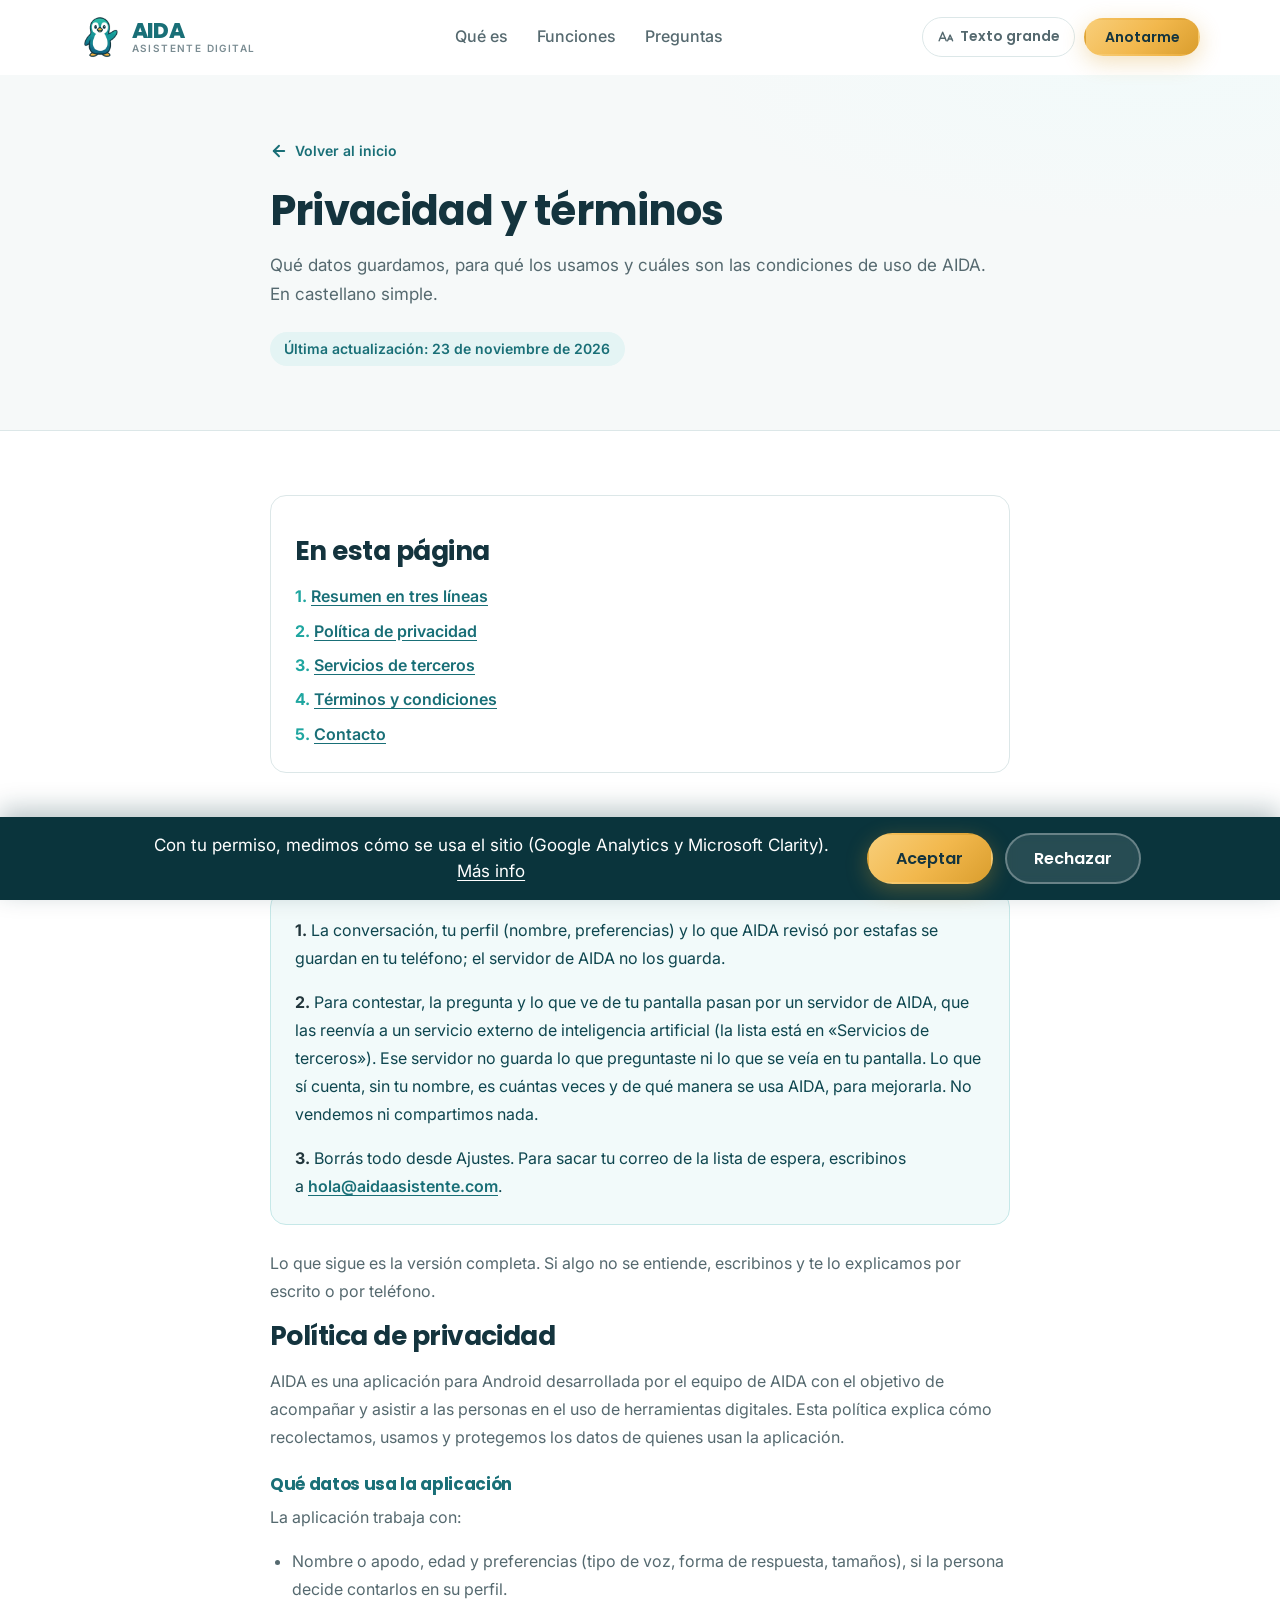
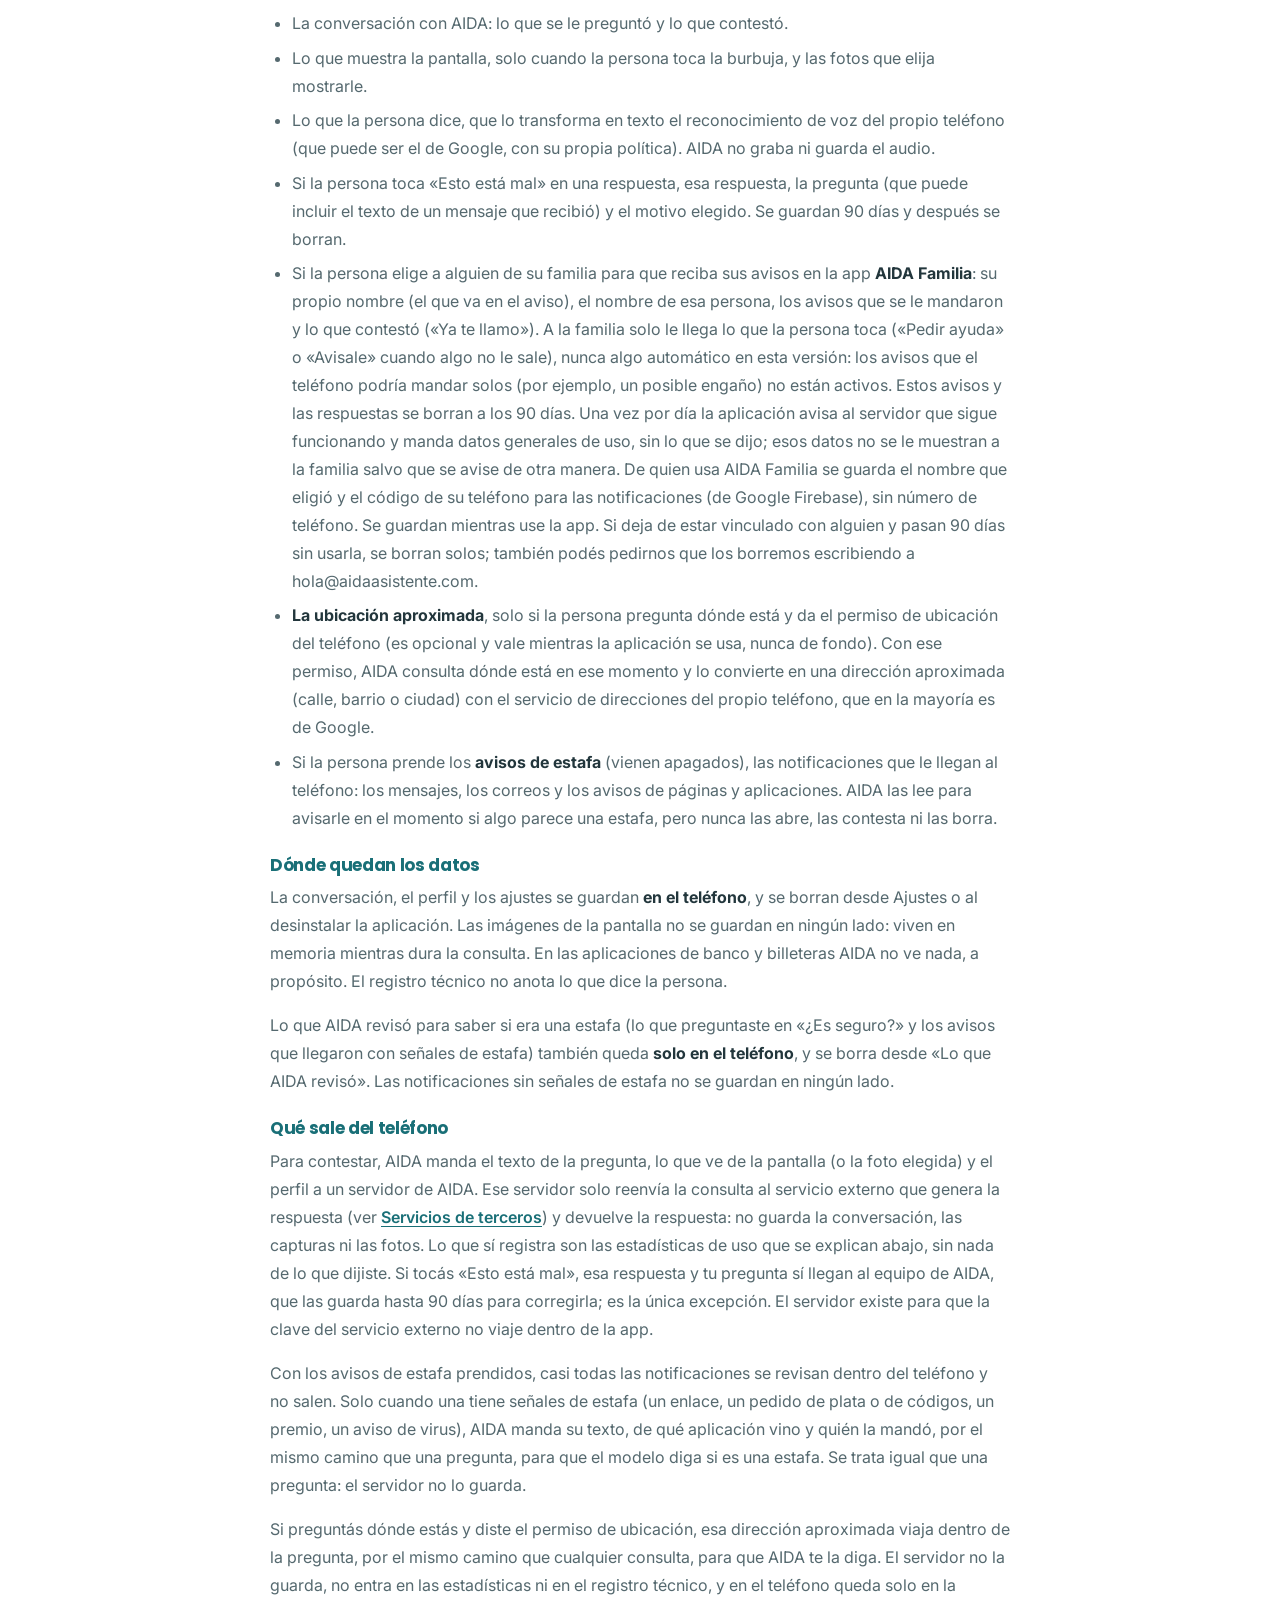
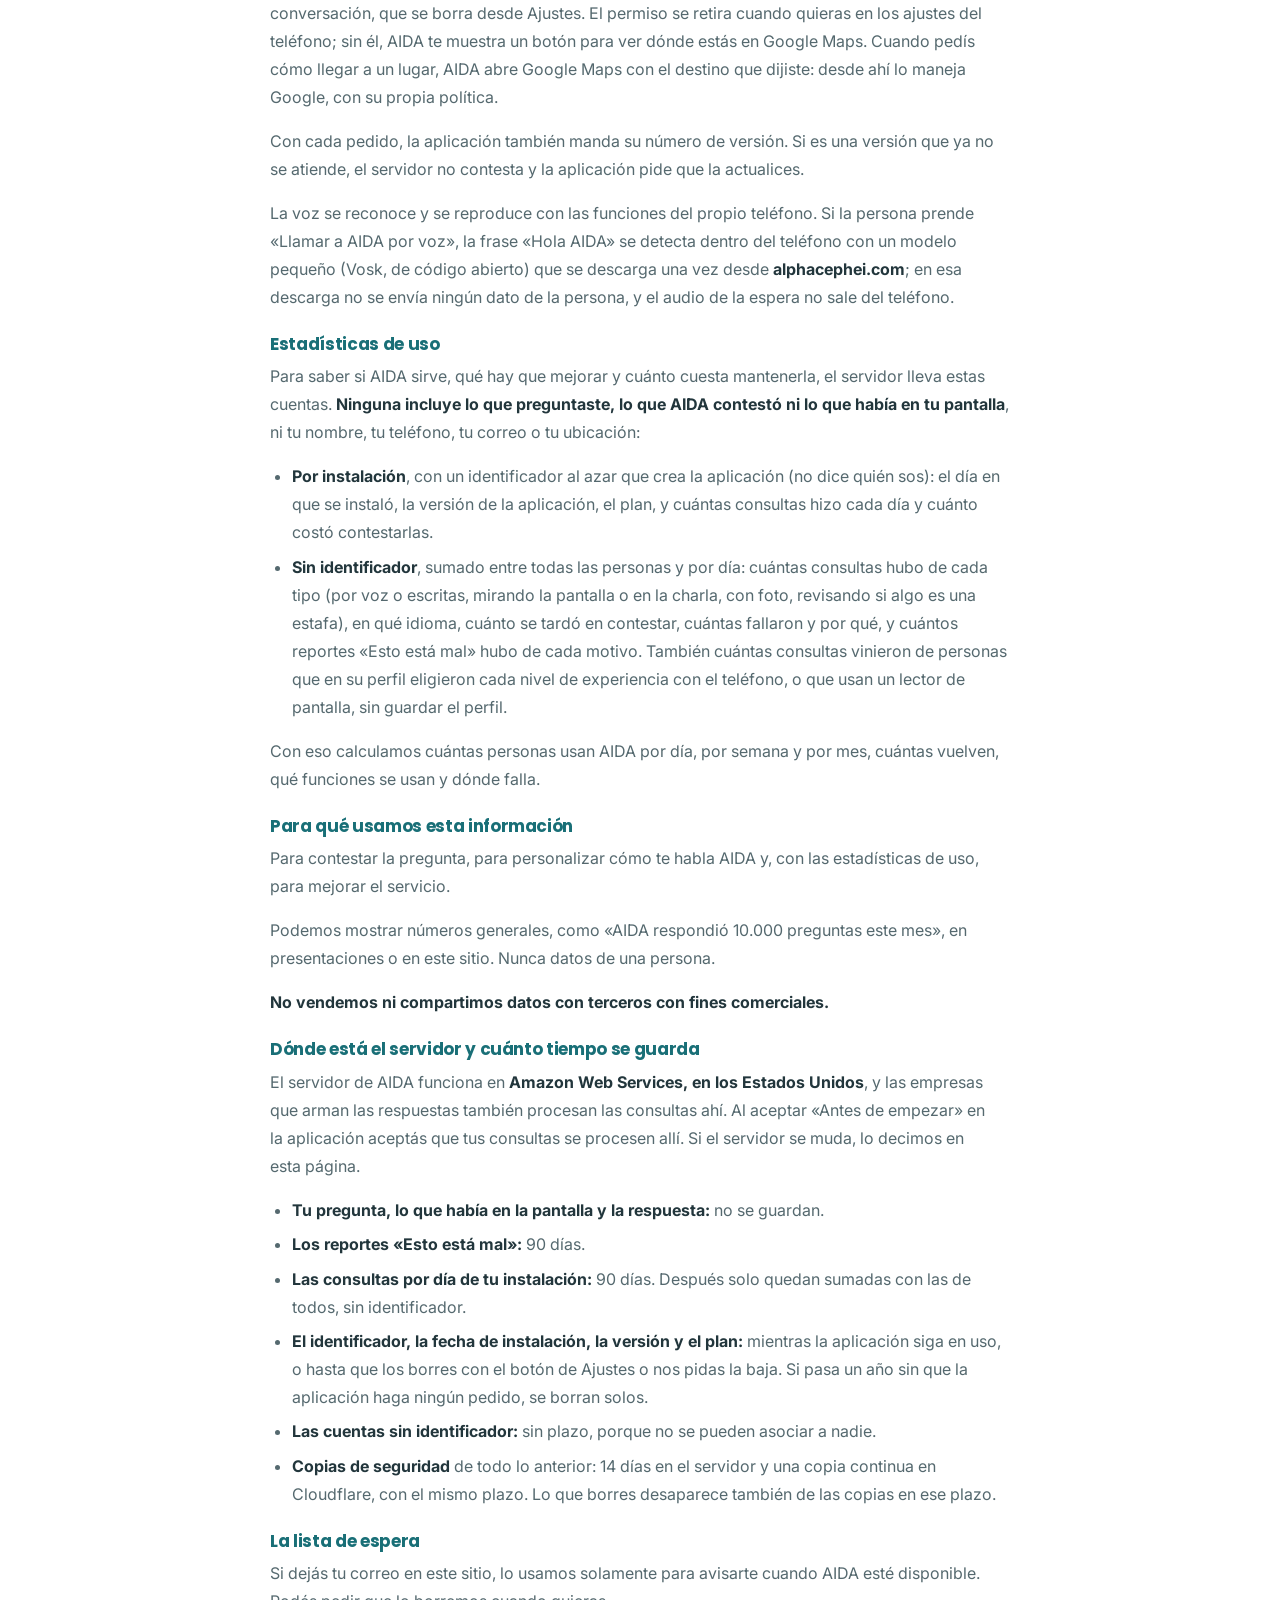
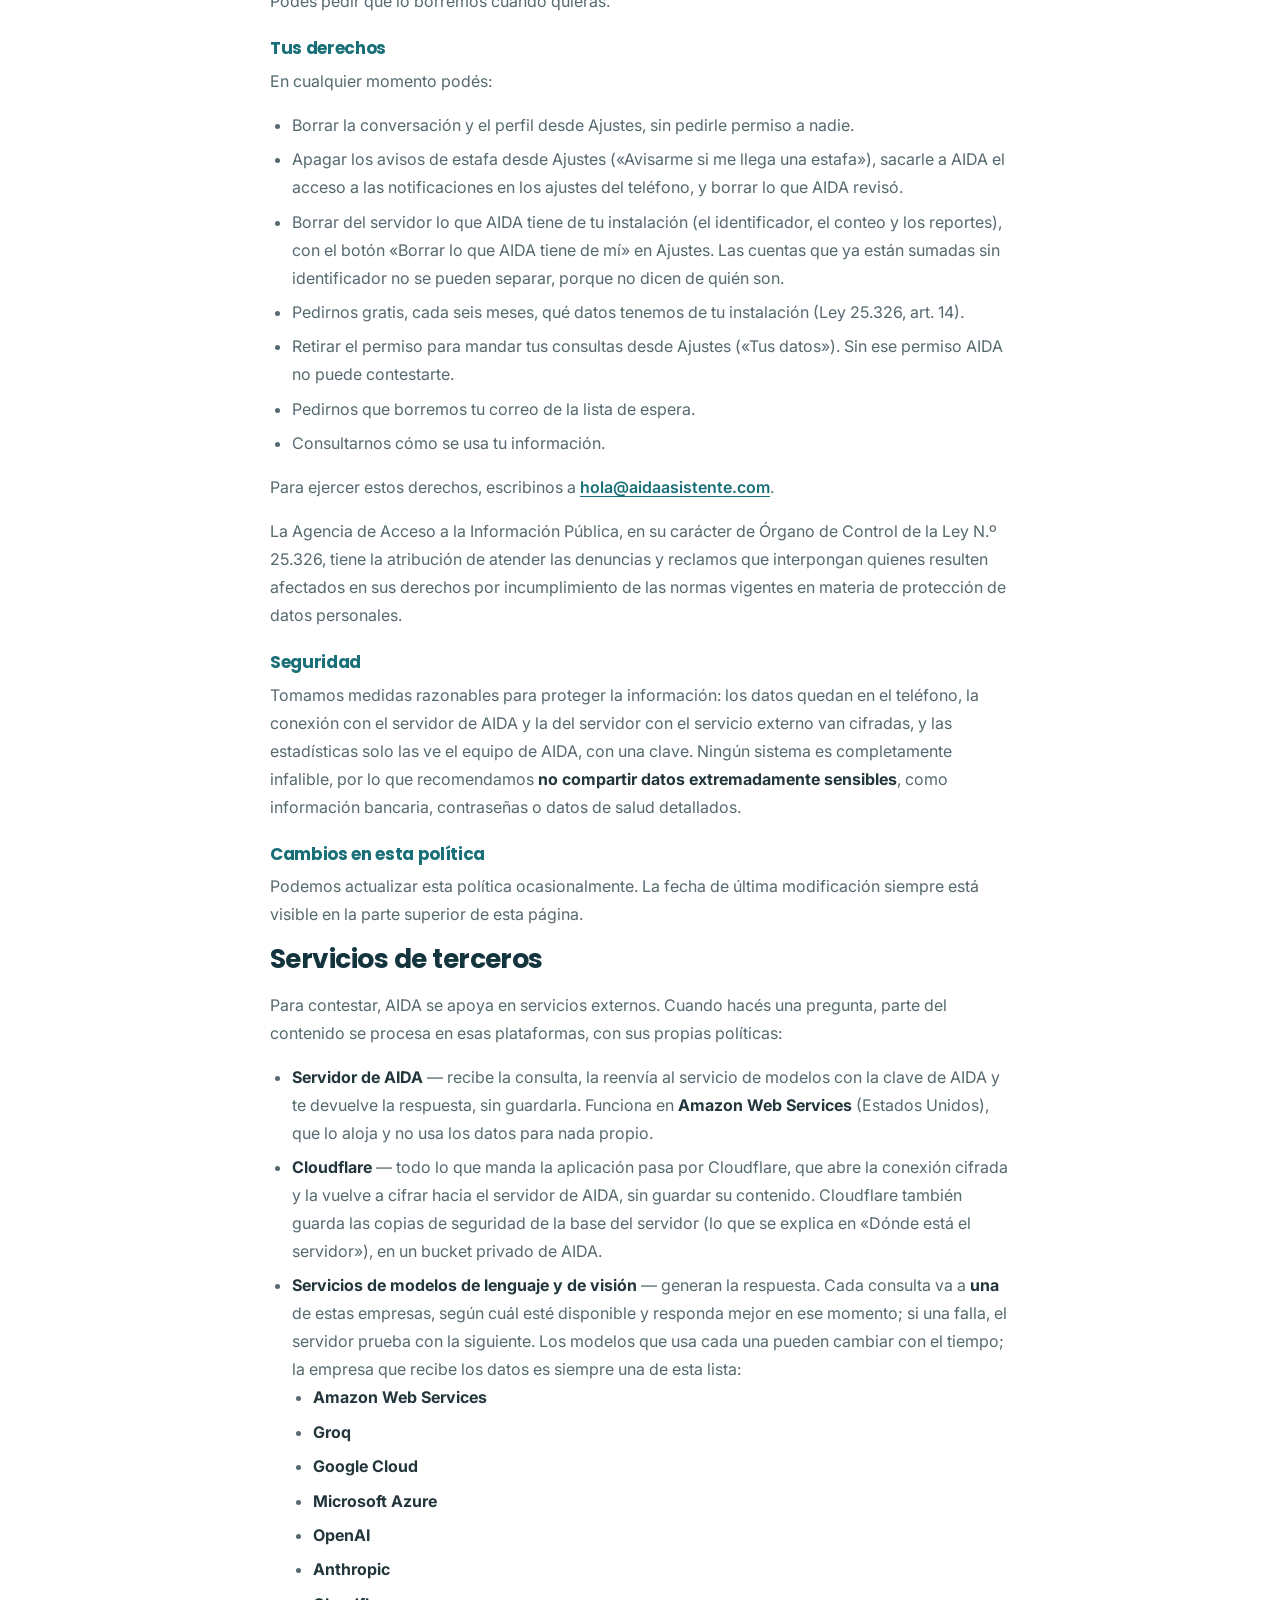
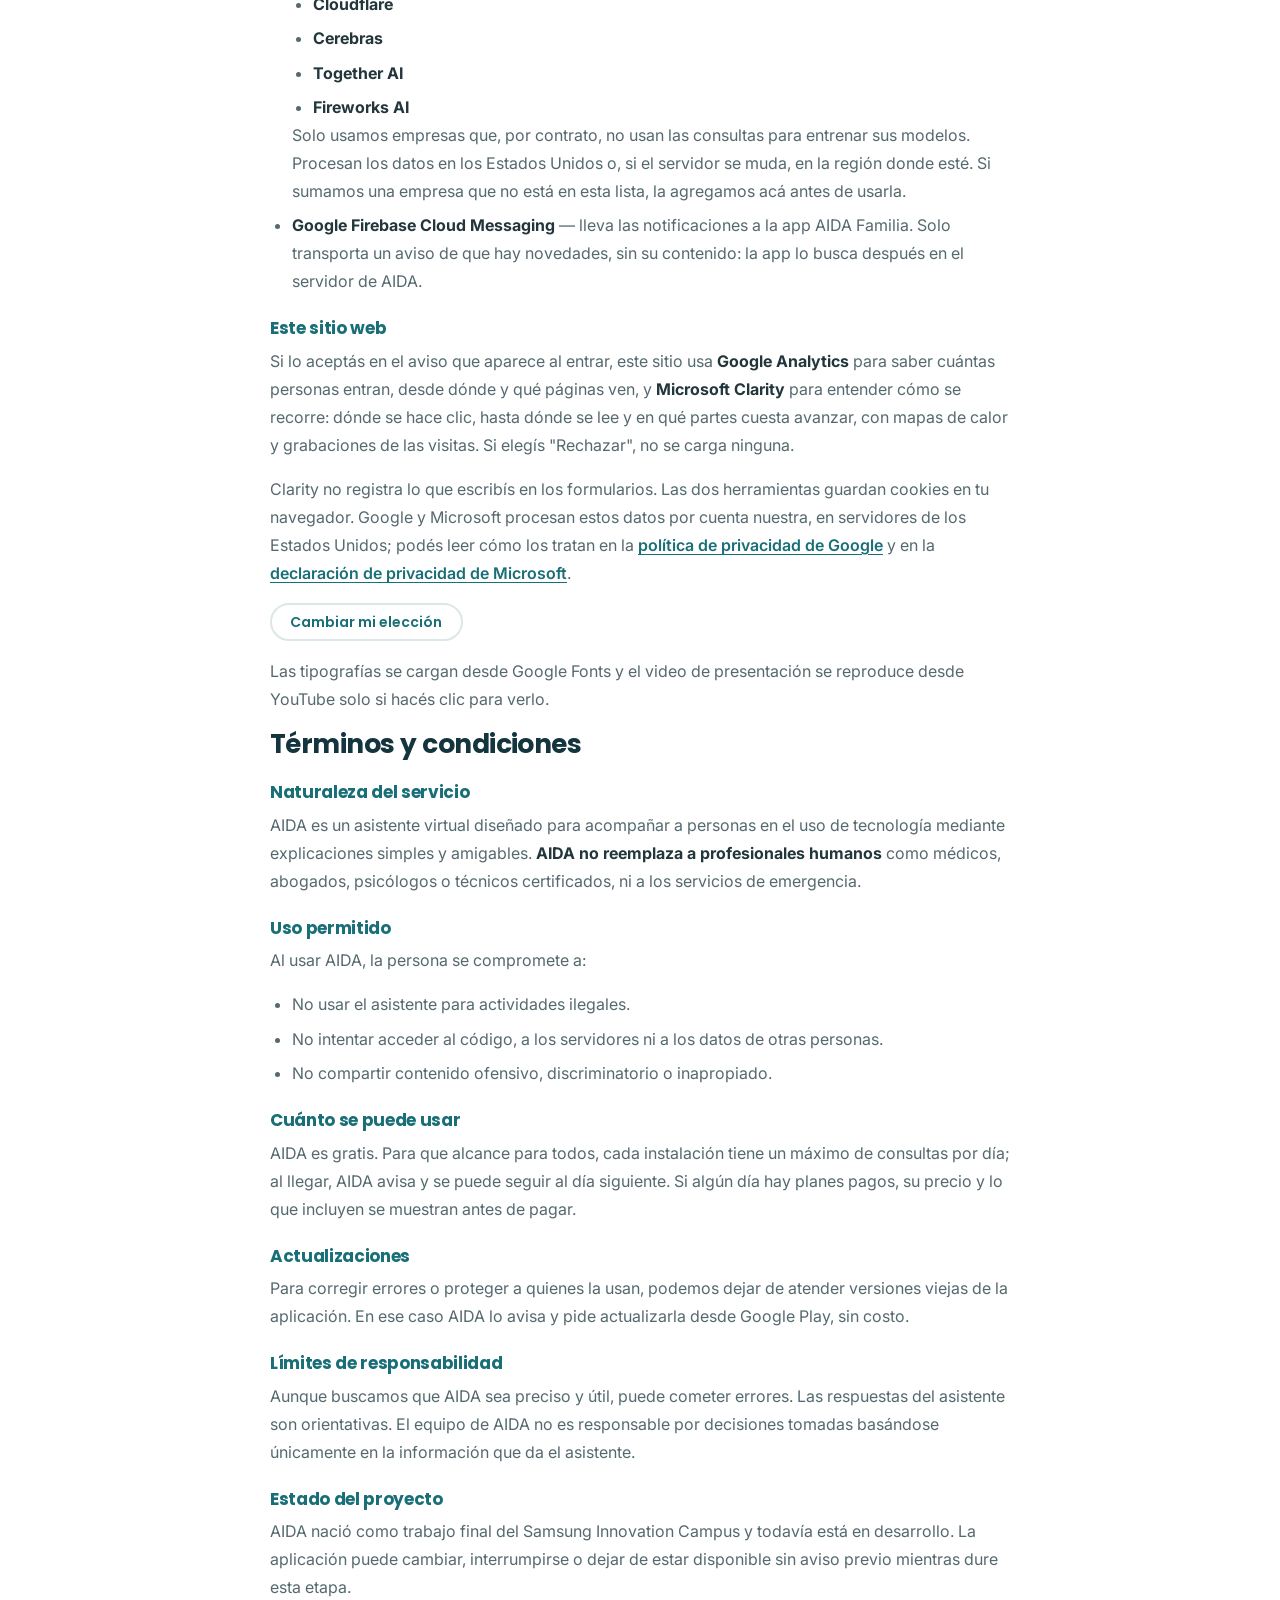
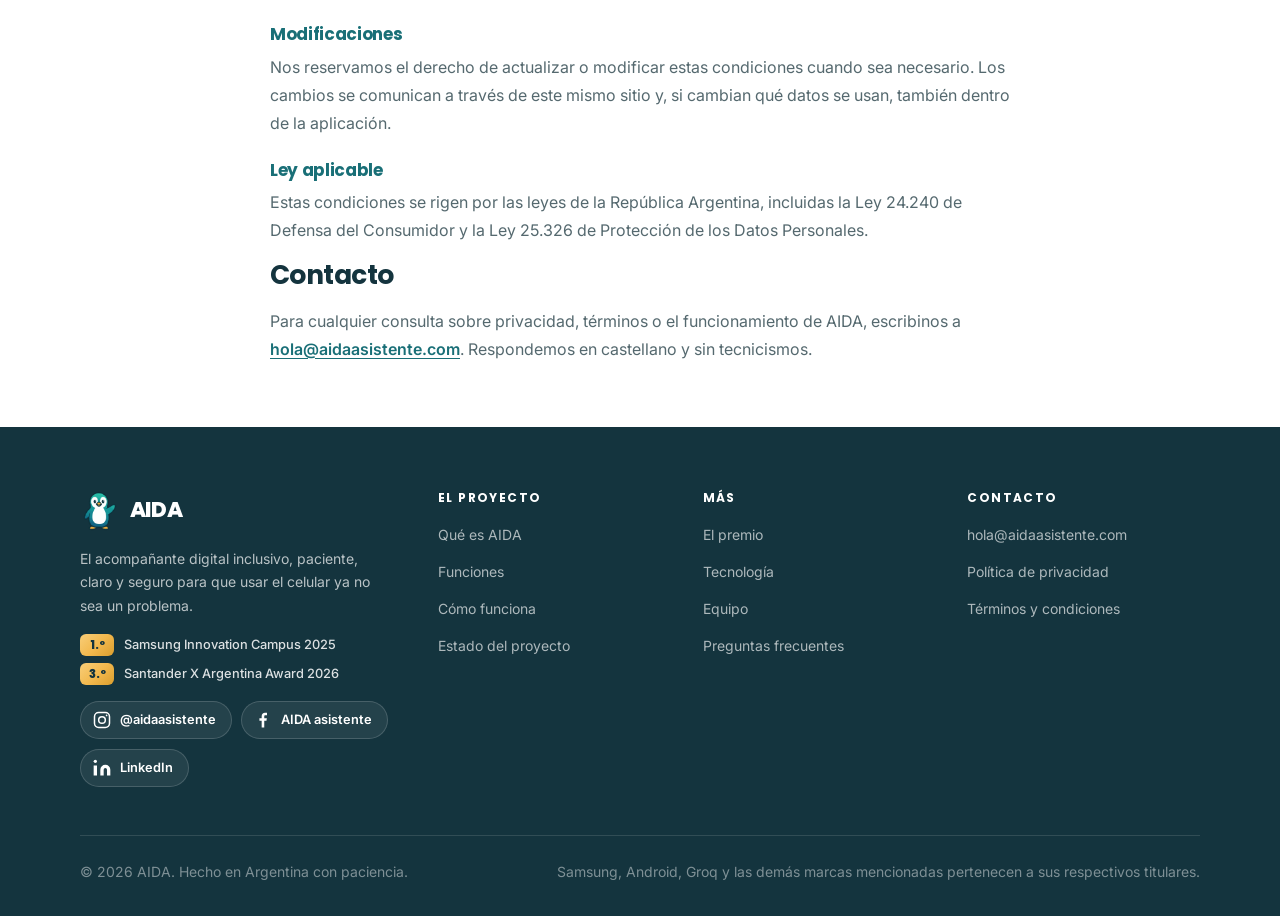
<file: privacidad.html>
<!DOCTYPE html>
<html lang="es-AR">
<head>
  <meta charset="UTF-8" />
  <meta name="viewport" content="width=device-width, initial-scale=1.0" />
  <title>Privacidad y términos de AIDA</title>
  <meta name="description" content="Política de privacidad y términos y condiciones de AIDA: qué datos usa la aplicación, para qué los usa, dónde quedan y cómo borrarlos." />
  <meta name="theme-color" content="#196F77" />
  <link rel="canonical" href="https://aidaasistente.com/privacidad.html" />
  <meta name="robots" content="index, follow" />

  <meta property="og:type" content="website" />
  <meta property="og:locale" content="es_AR" />
  <meta property="og:site_name" content="AIDA" />
  <meta property="og:url" content="https://aidaasistente.com/privacidad.html" />
  <meta property="og:title" content="Privacidad y términos de AIDA" />
  <meta property="og:description" content="Qué datos usa la aplicación AIDA, para qué, dónde quedan y cómo borrarlos." />
  <meta property="og:image" content="https://aidaasistente.com/assets/og-image.jpg" />
  <meta name="twitter:card" content="summary_large_image" />

  <link rel="icon" href="assets/favicon.ico" sizes="any" />
  <link rel="icon" type="image/png" href="assets/favicon-32.png" sizes="32x32" />
  <link rel="apple-touch-icon" href="assets/favicon-256.png" />
  <link rel="preconnect" href="https://fonts.googleapis.com" />
  <link rel="preconnect" href="https://fonts.gstatic.com" crossorigin />
  <link href="https://fonts.googleapis.com/css2?family=Poppins:wght@600;700;800&family=Inter:wght@400;500;600;700&display=swap" rel="stylesheet" />
  <link rel="stylesheet" href="styles/main.css?v=20261127" />

  <script type="application/ld+json">
  {
    "@context": "https://schema.org",
    "@graph": [
      {
        "@type": "WebPage",
        "@id": "https://aidaasistente.com/privacidad.html#pagina",
        "name": "Privacidad y términos de AIDA",
        "url": "https://aidaasistente.com/privacidad.html",
        "inLanguage": "es-AR",
        "isPartOf": {
          "@id": "https://aidaasistente.com/#sitio"
        },
        "publisher": {
          "@id": "https://aidaasistente.com/#organizacion"
        },
        "dateModified": "2026-11-23"
      },
      {
        "@type": "BreadcrumbList",
        "itemListElement": [
          {
            "@type": "ListItem",
            "position": 1,
            "name": "AIDA",
            "item": "https://aidaasistente.com/"
          },
          {
            "@type": "ListItem",
            "position": 2,
            "name": "Privacidad y términos",
            "item": "https://aidaasistente.com/privacidad.html"
          }
        ]
      }
    ]
  }
  </script>
</head>
<body>

<a class="skip-link" href="#main">Saltar al contenido principal</a>

<svg xmlns="http://www.w3.org/2000/svg" style="display:none" aria-hidden="true" focusable="false">
  <symbol id="i-back" viewBox="0 0 24 24" fill="none" stroke="currentColor" stroke-width="2.5" stroke-linecap="round" stroke-linejoin="round"><line x1="19" y1="12" x2="5" y2="12"/><polyline points="12 19 5 12 12 5"/></symbol>
  <symbol id="i-text-size" viewBox="0 0 24 24" fill="none" stroke="currentColor" stroke-width="2" stroke-linecap="round" stroke-linejoin="round"><path d="M3 18 8 6l5 12"/><path d="M4.6 14.5h6.8"/><path d="M15 18l3.5-8 3.5 8"/><path d="M16.1 15.6h4.8"/></symbol>
</svg>

<!-- ===================== NAV ========================= -->
<header class="nav is-scrolled" id="nav">
  <div class="container nav__inner">
    <a class="brand" href="index.html" aria-label="AIDA — volver al inicio">
      <img src="assets/aida-mark.png" alt="" width="42" height="42" />
      <span class="brand__text">
        <span class="brand__name">AIDA</span>
        <span class="brand__tag">Asistente Digital</span>
      </span>
    </a>

    <nav class="nav__links" aria-label="Navegación principal">
      <a class="nav__link" href="index.html#que-es">Qué es</a>
      <a class="nav__link" href="index.html#funciones">Funciones</a>
      <a class="nav__link" href="index.html#preguntas">Preguntas</a>
    </nav>

    <div class="nav__actions">
      <button class="a11y-toggle" id="text-size" type="button" aria-pressed="false"
              title="Agrandar el texto de toda la página">
        <svg aria-hidden="true"><use href="#i-text-size"/></svg>
        <span>Texto grande</span>
        <span class="sr-only">Activar o desactivar el modo de texto grande</span>
      </button>
      <a class="btn btn--primary btn--sm" href="index.html#lista-de-espera">Anotarme</a>
    </div>
  </div>
</header>

<!-- ===================== ENCABEZADO ================== -->
<div class="page-hero">
  <div class="container container--narrow">
    <a href="index.html" class="back-link"><svg aria-hidden="true"><use href="#i-back"/></svg>Volver al inicio</a>
    <h1>Privacidad y términos</h1>
    <p>Qué datos guardamos, para qué los usamos y cuáles son las condiciones de uso de AIDA. En castellano simple.</p>
    <p style="margin-top:var(--sp-3)"><span class="updated">Última actualización: 23 de noviembre de 2026</span></p>
  </div>
</div>

<main id="main">
  <div class="container container--narrow">
    <article class="prose">

      <nav class="toc" aria-labelledby="toc-title">
        <h2 id="toc-title">En esta página</h2>
        <ol>
          <li><a href="#resumen">Resumen en tres líneas</a></li>
          <li><a href="#privacidad">Política de privacidad</a></li>
          <li><a href="#terceros">Servicios de terceros</a></li>
          <li><a href="#terminos">Términos y condiciones</a></li>
          <li><a href="#contacto">Contacto</a></li>
        </ol>
      </nav>

      <!-- RESUMEN -->
      <section id="resumen" aria-labelledby="resumen-title">
        <h2 id="resumen-title">Resumen en tres líneas</h2>
        <div class="prose__note">
          <p><strong>1.</strong> La conversación, tu perfil (nombre, preferencias) y lo que AIDA revisó por estafas se guardan en tu teléfono; el servidor de AIDA no los guarda.</p>
          <p><strong>2.</strong> Para contestar, la pregunta y lo que ve de tu pantalla pasan por un servidor de AIDA, que las reenvía a un servicio externo de inteligencia artificial (la lista está en «Servicios de terceros»). Ese servidor no guarda lo que preguntaste ni lo que se veía en tu pantalla. Lo que sí cuenta, sin tu nombre, es cuántas veces y de qué manera se usa AIDA, para mejorarla. No vendemos ni compartimos nada.</p>
          <p><strong>3.</strong> Borrás todo desde Ajustes. Para sacar tu correo de la lista de espera, escribinos a <a href="mailto:hola@aidaasistente.com">hola@aidaasistente.com</a>.</p>
        </div>
        <p>
          Lo que sigue es la versión completa. Si algo no se entiende, escribinos y te lo explicamos
          por escrito o por teléfono.
        </p>
      </section>

      <!-- PRIVACIDAD -->
      <section id="privacidad" aria-labelledby="priv-title">
        <h2 id="priv-title">Política de privacidad</h2>
        <p>
          AIDA es una aplicación para Android desarrollada por el equipo de AIDA con el objetivo de acompañar y asistir
          a las personas en el uso de herramientas digitales. Esta política explica cómo recolectamos,
          usamos y protegemos los datos de quienes usan la aplicación.
        </p>

        <h3>Qué datos usa la aplicación</h3>
        <p>La aplicación trabaja con:</p>
        <ul>
          <li>Nombre o apodo, edad y preferencias (tipo de voz, forma de respuesta, tamaños), si la persona decide contarlos en su perfil.</li>
          <li>La conversación con AIDA: lo que se le preguntó y lo que contestó.</li>
          <li>Lo que muestra la pantalla, solo cuando la persona toca la burbuja, y las fotos que elija mostrarle.</li>
          <li>Lo que la persona dice, que lo transforma en texto el reconocimiento de voz del propio teléfono (que puede ser el de Google, con su propia política). AIDA no graba ni guarda el audio.</li>
          <li>Si la persona toca «Esto está mal» en una respuesta, esa respuesta, la pregunta (que puede incluir el texto de un mensaje que recibió) y el motivo elegido. Se guardan 90 días y después se borran.</li>
          <li>Si la persona elige a alguien de su familia para que reciba sus avisos en la app <strong>AIDA Familia</strong>: su propio nombre (el que va en el aviso), el nombre de esa persona, los avisos que se le mandaron y lo que contestó («Ya te llamo»). A la familia solo le llega lo que la persona toca («Pedir ayuda» o «Avisale» cuando algo no le sale), nunca algo automático en esta versión: los avisos que el teléfono podría mandar solos (por ejemplo, un posible engaño) no están activos. Estos avisos y las respuestas se borran a los 90 días. Una vez por día la aplicación avisa al servidor que sigue funcionando y manda datos generales de uso, sin lo que se dijo; esos datos no se le muestran a la familia salvo que se avise de otra manera. De quien usa AIDA Familia se guarda el nombre que eligió y el código de su teléfono para las notificaciones (de Google Firebase), sin número de teléfono. Se guardan mientras use la app. Si deja de estar vinculado con alguien y pasan 90 días sin usarla, se borran solos; también podés pedirnos que los borremos escribiendo a hola@aidaasistente.com.</li>
          <li><strong>La ubicación aproximada</strong>, solo si la persona pregunta dónde está y da el permiso de ubicación del teléfono (es opcional y vale mientras la aplicación se usa, nunca de fondo). Con ese permiso, AIDA consulta dónde está en ese momento y lo convierte en una dirección aproximada (calle, barrio o ciudad) con el servicio de direcciones del propio teléfono, que en la mayoría es de Google.</li>
          <li>Si la persona prende los <strong>avisos de estafa</strong> (vienen apagados), las notificaciones que le llegan al teléfono: los mensajes, los correos y los avisos de páginas y aplicaciones. AIDA las lee para avisarle en el momento si algo parece una estafa, pero nunca las abre, las contesta ni las borra.</li>
        </ul>

        <h3>Dónde quedan los datos</h3>
        <p>
          La conversación, el perfil y los ajustes se guardan <strong>en el teléfono</strong>, y se
          borran desde Ajustes o al desinstalar la aplicación. Las imágenes de la pantalla no se
          guardan en ningún lado: viven en memoria mientras dura la consulta. En las aplicaciones de
          banco y billeteras AIDA no ve nada, a propósito. El registro técnico no anota lo que dice la
          persona.
        </p>
        <p>
          Lo que AIDA revisó para saber si era una estafa (lo que preguntaste en «¿Es seguro?» y los
          avisos que llegaron con señales de estafa) también queda <strong>solo en el teléfono</strong>, y
          se borra desde «Lo que AIDA revisó». Las notificaciones sin señales de estafa no se guardan en
          ningún lado.
        </p>

        <h3>Qué sale del teléfono</h3>
        <p>
          Para contestar, AIDA manda el texto de la pregunta, lo que ve de la pantalla (o la foto
          elegida) y el perfil a un servidor de AIDA. Ese servidor solo reenvía la consulta al servicio externo que genera la respuesta (ver <a href="#terceros">Servicios de terceros</a>) y devuelve la respuesta: no guarda la conversación, las capturas ni las fotos. Lo que sí registra son las estadísticas de uso que se explican abajo, sin nada de lo que dijiste. Si tocás «Esto está mal», esa respuesta y tu pregunta sí llegan al equipo de AIDA, que las guarda hasta 90 días para corregirla; es la única excepción. El servidor existe para que la clave del servicio externo no viaje dentro de la app.
        </p>
        <p>
          Con los avisos de estafa prendidos, casi todas las notificaciones se revisan dentro del
          teléfono y no salen. Solo cuando una tiene señales de estafa (un enlace, un pedido de plata o
          de códigos, un premio, un aviso de virus), AIDA manda su texto, de qué aplicación vino y quién
          la mandó, por el mismo camino que una pregunta, para que el modelo diga si es una estafa. Se
          trata igual que una pregunta: el servidor no lo guarda.
        </p>
        <p>
          Si preguntás dónde estás y diste el permiso de ubicación, esa dirección aproximada viaja dentro de la pregunta, por el mismo camino que cualquier consulta, para que AIDA te la diga. El servidor no la guarda, no entra en las estadísticas ni en el registro técnico, y en el teléfono queda solo en la conversación, que se borra desde Ajustes. El permiso se retira cuando quieras en los ajustes del teléfono; sin él, AIDA te muestra un botón para ver dónde estás en Google Maps. Cuando pedís cómo llegar a un lugar, AIDA abre Google Maps con el destino que dijiste: desde ahí lo maneja Google, con su propia política.
        </p>
        <p>
          Con cada pedido, la aplicación también manda su número de versión. Si es una versión que ya no
          se atiende, el servidor no contesta y la aplicación pide que la actualices.
        </p>

        <p>
          La voz se reconoce y se reproduce con las funciones del propio teléfono. Si la persona prende «Llamar a AIDA por voz», la frase «Hola AIDA» se detecta dentro del teléfono con un modelo pequeño (Vosk, de código abierto) que se descarga una vez desde <strong>alphacephei.com</strong>; en esa descarga no se envía ningún dato de la persona, y el audio de la espera no sale del teléfono.
        </p>

        <h3 id="estadisticas">Estadísticas de uso</h3>
        <p>
          Para saber si AIDA sirve, qué hay que mejorar y cuánto cuesta mantenerla, el servidor lleva
          estas cuentas. <strong>Ninguna incluye lo que preguntaste, lo que AIDA contestó ni lo que había
          en tu pantalla</strong>, ni tu nombre, tu teléfono, tu correo o tu ubicación:
        </p>
        <ul>
          <li><strong>Por instalación</strong>, con un identificador al azar que crea la aplicación (no dice quién sos): el día en que se instaló, la versión de la aplicación, el plan, y cuántas consultas hizo cada día y cuánto costó contestarlas.</li>
          <li><strong>Sin identificador</strong>, sumado entre todas las personas y por día: cuántas consultas hubo de cada tipo (por voz o escritas, mirando la pantalla o en la charla, con foto, revisando si algo es una estafa), en qué idioma, cuánto se tardó en contestar, cuántas fallaron y por qué, y cuántos reportes «Esto está mal» hubo de cada motivo. También cuántas consultas vinieron de personas que en su perfil eligieron cada nivel de experiencia con el teléfono, o que usan un lector de pantalla, sin guardar el perfil.</li>
        </ul>
        <p>
          Con eso calculamos cuántas personas usan AIDA por día, por semana y por mes, cuántas vuelven,
          qué funciones se usan y dónde falla.
        </p>

        <h3>Para qué usamos esta información</h3>
        <p>Para contestar la pregunta, para personalizar cómo te habla AIDA y, con las estadísticas de uso, para mejorar el servicio.</p>
        <p>
          Podemos mostrar números generales, como «AIDA respondió 10.000 preguntas este mes», en
          presentaciones o en este sitio. Nunca datos de una persona.
        </p>
        <p><strong>No vendemos ni compartimos datos con terceros con fines comerciales.</strong></p>

        <h3 id="plazos">Dónde está el servidor y cuánto tiempo se guarda</h3>
        <p>
          El servidor de AIDA funciona en <strong>Amazon Web Services, en los Estados Unidos</strong>, y las
          empresas que arman las respuestas también procesan las consultas ahí. Al aceptar «Antes de empezar» en la aplicación
          aceptás que tus consultas se procesen allí. Si el servidor se muda, lo decimos en esta página.
        </p>
        <ul>
          <li><strong>Tu pregunta, lo que había en la pantalla y la respuesta:</strong> no se guardan.</li>
          <li><strong>Los reportes «Esto está mal»:</strong> 90 días.</li>
          <li><strong>Las consultas por día de tu instalación:</strong> 90 días. Después solo quedan sumadas con las de todos, sin identificador.</li>
          <li><strong>El identificador, la fecha de instalación, la versión y el plan:</strong> mientras la aplicación siga en uso, o hasta que los borres con el botón de Ajustes o nos pidas la baja. Si pasa un año sin que la aplicación haga ningún pedido, se borran solos.</li>
          <li><strong>Las cuentas sin identificador:</strong> sin plazo, porque no se pueden asociar a nadie.</li>
          <li><strong>Copias de seguridad</strong> de todo lo anterior: 14 días en el servidor y una copia continua en Cloudflare, con el mismo plazo. Lo que borres desaparece también de las copias en ese plazo.</li>
        </ul>

        <h3>La lista de espera</h3>
        <p>
          Si dejás tu correo en este sitio, lo usamos solamente para avisarte cuando AIDA esté
          disponible. Podés pedir que lo borremos cuando quieras.
        </p>

        <h3>Tus derechos</h3>
        <p>En cualquier momento podés:</p>
        <ul>
          <li>Borrar la conversación y el perfil desde Ajustes, sin pedirle permiso a nadie.</li>
          <li>Apagar los avisos de estafa desde Ajustes («Avisarme si me llega una estafa»), sacarle a AIDA el acceso a las notificaciones en los ajustes del teléfono, y borrar lo que AIDA revisó.</li>
          <li>Borrar del servidor lo que AIDA tiene de tu instalación (el identificador, el conteo y los reportes), con el botón «Borrar lo que AIDA tiene de mí» en Ajustes. Las cuentas que ya están sumadas sin identificador no se pueden separar, porque no dicen de quién son.</li>
          <li>Pedirnos gratis, cada seis meses, qué datos tenemos de tu instalación (Ley 25.326, art. 14).</li>
          <li>Retirar el permiso para mandar tus consultas desde Ajustes («Tus datos»). Sin ese permiso AIDA no puede contestarte.</li>
          <li>Pedirnos que borremos tu correo de la lista de espera.</li>
          <li>Consultarnos cómo se usa tu información.</li>
        </ul>
        <p>
          Para ejercer estos derechos, escribinos a
          <a href="mailto:hola@aidaasistente.com">hola@aidaasistente.com</a>.
        </p>
        <p>
          La Agencia de Acceso a la Información Pública, en su carácter de Órgano de Control de la Ley
          N.º 25.326, tiene la atribución de atender las denuncias y reclamos que interpongan quienes
          resulten afectados en sus derechos por incumplimiento de las normas vigentes en materia de
          protección de datos personales.
        </p>

        <h3>Seguridad</h3>
        <p>
          Tomamos medidas razonables para proteger la información: los datos quedan en el teléfono, la
          conexión con el servidor de AIDA y la del servidor con el servicio externo van cifradas, y las
          estadísticas solo las ve el equipo de AIDA, con una clave. Ningún sistema es
          completamente infalible, por lo que recomendamos <strong>no compartir datos extremadamente
          sensibles</strong>, como información bancaria, contraseñas o datos de salud detallados.
        </p>

        <h3>Cambios en esta política</h3>
        <p>
          Podemos actualizar esta política ocasionalmente. La fecha de última modificación siempre está
          visible en la parte superior de esta página.
        </p>
      </section>

      <!-- TERCEROS -->
      <section id="terceros" aria-labelledby="terceros-title">
        <h2 id="terceros-title">Servicios de terceros</h2>
        <p>
          Para contestar, AIDA se apoya en servicios externos. Cuando hacés una pregunta, parte del
          contenido se procesa en esas plataformas, con sus propias políticas:
        </p>
        <ul>
          <li><strong>Servidor de AIDA</strong> — recibe la consulta, la reenvía al servicio de modelos con la clave de AIDA y te devuelve la respuesta, sin guardarla. Funciona en <strong>Amazon Web Services</strong> (Estados Unidos), que lo aloja y no usa los datos para nada propio.</li>
          <li><strong>Cloudflare</strong> — todo lo que manda la aplicación pasa por Cloudflare, que abre la conexión cifrada y la vuelve a cifrar hacia el servidor de AIDA, sin guardar su contenido. Cloudflare también guarda las copias de seguridad de la base del servidor (lo que se explica en «Dónde está el servidor»), en un bucket privado de AIDA.</li>
          <li><strong>Servicios de modelos de lenguaje y de visión</strong> — generan la respuesta. Cada consulta va a <strong>una</strong> de estas empresas, según cuál esté disponible y responda mejor en ese momento; si una falla, el servidor prueba con la siguiente. Los modelos que usa cada una pueden cambiar con el tiempo; la empresa que recibe los datos es siempre una de esta lista:
            <ul>
              <li><strong>Amazon Web Services</strong></li>
              <li><strong>Groq</strong></li>
              <li><strong>Google Cloud</strong></li>
              <li><strong>Microsoft Azure</strong></li>
              <li><strong>OpenAI</strong></li>
              <li><strong>Anthropic</strong></li>
              <li><strong>Cloudflare</strong></li>
              <li><strong>Cerebras</strong></li>
              <li><strong>Together AI</strong></li>
              <li><strong>Fireworks AI</strong></li>
            </ul>
            Solo usamos empresas que, por contrato, no usan las consultas para entrenar sus modelos. Procesan los datos en los Estados Unidos o, si el servidor se muda, en la región donde esté. Si sumamos una empresa que no está en esta lista, la agregamos acá antes de usarla.
          </li>
          <li><strong>Google Firebase Cloud Messaging</strong> — lleva las notificaciones a la app AIDA Familia. Solo transporta un aviso de que hay novedades, sin su contenido: la app lo busca después en el servidor de AIDA.</li>
        </ul>
        <h3 id="medicion">Este sitio web</h3>
        <p>
          Si lo aceptás en el aviso que aparece al entrar, este sitio usa <strong>Google Analytics</strong>
          para saber cuántas personas entran, desde dónde y qué páginas ven, y <strong>Microsoft Clarity</strong>
          para entender cómo se recorre: dónde se hace clic, hasta dónde se lee y en qué partes cuesta
          avanzar, con mapas de calor y grabaciones de las visitas. Si elegís "Rechazar", no se carga ninguna.
        </p>
        <p>
          Clarity no registra lo que escribís en los formularios. Las dos herramientas guardan cookies en tu
          navegador. Google y Microsoft procesan estos datos por cuenta nuestra, en servidores de los Estados
          Unidos; podés leer cómo los tratan en la
          <a href="https://policies.google.com/privacy?hl=es" target="_blank" rel="noopener">política de privacidad de Google</a>
          y en la
          <a href="https://www.microsoft.com/es-es/privacy/privacystatement" target="_blank" rel="noopener">declaración de privacidad de Microsoft</a>.
        </p>
        <p>
          <button type="button" class="btn btn--outline btn--sm" data-medicion-cambiar>Cambiar mi elección</button>
        </p>
        <p>
          Las tipografías se cargan desde Google Fonts y el video de presentación se reproduce desde
          YouTube solo si hacés clic para verlo.
        </p>
      </section>

      <!-- TÉRMINOS -->
      <section id="terminos" aria-labelledby="terms-title">
        <h2 id="terms-title">Términos y condiciones</h2>

        <h3>Naturaleza del servicio</h3>
        <p>
          AIDA es un asistente virtual diseñado para acompañar a personas en el uso de tecnología
          mediante explicaciones simples y amigables. <strong>AIDA no reemplaza a profesionales
          humanos</strong> como médicos, abogados, psicólogos o técnicos certificados, ni a los
          servicios de emergencia.
        </p>

        <h3>Uso permitido</h3>
        <p>Al usar AIDA, la persona se compromete a:</p>
        <ul>
          <li>No usar el asistente para actividades ilegales.</li>
          <li>No intentar acceder al código, a los servidores ni a los datos de otras personas.</li>
          <li>No compartir contenido ofensivo, discriminatorio o inapropiado.</li>
        </ul>

        <h3>Cuánto se puede usar</h3>
        <p>
          AIDA es gratis. Para que alcance para todos, cada instalación tiene un máximo de consultas por
          día; al llegar, AIDA avisa y se puede seguir al día siguiente. Si algún día hay planes pagos,
          su precio y lo que incluyen se muestran antes de pagar.
        </p>

        <h3>Actualizaciones</h3>
        <p>
          Para corregir errores o proteger a quienes la usan, podemos dejar de atender versiones viejas
          de la aplicación. En ese caso AIDA lo avisa y pide actualizarla desde Google Play, sin costo.
        </p>

        <h3>Límites de responsabilidad</h3>
        <p>
          Aunque buscamos que AIDA sea preciso y útil, puede cometer errores. Las respuestas del
          asistente son orientativas. El equipo de AIDA no es responsable por decisiones tomadas
          basándose únicamente en la información que da el asistente.
        </p>

        <h3>Estado del proyecto</h3>
        <p>
          AIDA nació como trabajo final del Samsung Innovation Campus y todavía está en desarrollo.
          La aplicación puede cambiar, interrumpirse o dejar de estar disponible sin aviso previo mientras
          dure esta etapa.
        </p>

        <h3>Modificaciones</h3>
        <p>
          Nos reservamos el derecho de actualizar o modificar estas condiciones cuando sea necesario.
          Los cambios se comunican a través de este mismo sitio y, si cambian qué datos se usan, también
          dentro de la aplicación.
        </p>

        <h3>Ley aplicable</h3>
        <p>
          Estas condiciones se rigen por las leyes de la República Argentina, incluidas la Ley 24.240 de
          Defensa del Consumidor y la Ley 25.326 de Protección de los Datos Personales.
        </p>
      </section>

      <!-- CONTACTO -->
      <section id="contacto" aria-labelledby="contact-title">
        <h2 id="contact-title">Contacto</h2>
        <p>
          Para cualquier consulta sobre privacidad, términos o el funcionamiento de AIDA, escribinos a
          <a href="mailto:hola@aidaasistente.com">hola@aidaasistente.com</a>.
          Respondemos en castellano y sin tecnicismos.
        </p>
      </section>

    </article>
  </div>
</main>

<!-- ===================== FOOTER ===================== -->
<footer class="footer">
  <div class="container">
    <div class="footer__grid">
      <div>
        <a class="footer__brand" href="index.html">
          <img src="assets/aida-mark.png" alt="" width="40" height="40" loading="lazy" />
          <span>AIDA</span>
        </a>
        <p class="footer__about">
          El acompañante digital inclusivo, paciente, claro y seguro para que usar el celular
          ya no sea un problema.
        </p>
        <ul class="footer__award" aria-label="Reconocimientos">
          <li><b>1.º</b>Samsung Innovation Campus 2025</li>
          <li><b>3.º</b>Santander X Argentina Award 2026</li>
        </ul>
        <ul class="footer__social" aria-label="Redes sociales de AIDA">
          <li>
            <a href="https://www.instagram.com/aidaasistente/" target="_blank" rel="noopener" aria-label="Instagram: @aidaasistente">
              <svg viewBox="0 0 24 24" width="20" height="20" fill="none" stroke="currentColor" stroke-width="1.8" stroke-linecap="round" stroke-linejoin="round" aria-hidden="true"><rect x="3" y="3" width="18" height="18" rx="5"/><circle cx="12" cy="12" r="4"/><circle cx="17.5" cy="6.5" r="1" fill="currentColor" stroke="none"/></svg>
              <span>@aidaasistente</span>
            </a>
          </li>
          <li>
            <a href="https://www.facebook.com/AIDAasistente/" target="_blank" rel="noopener" aria-label="Facebook: AIDA asistente">
              <svg viewBox="0 0 24 24" width="20" height="20" fill="currentColor" aria-hidden="true"><path d="M13.5 21v-8h2.7l.4-3.2h-3.1V7.8c0-.9.3-1.5 1.6-1.5h1.7V3.4c-.3 0-1.3-.1-2.4-.1-2.4 0-4 1.5-4 4.1v2.4H7.7V13h2.7v8h3.1z"/></svg>
              <span>AIDA asistente</span>
            </a>
          </li>
          <li>
            <a href="https://www.linkedin.com/company/aidaasistente" target="_blank" rel="noopener" aria-label="LinkedIn: AIDA asistente">
              <svg viewBox="0 0 24 24" width="20" height="20" fill="currentColor" aria-hidden="true"><path d="M16 8a6 6 0 0 1 6 6v7h-4v-7a2 2 0 0 0-4 0v7h-4v-7a6 6 0 0 1 6-6z"/><rect x="2" y="9" width="4" height="12"/><circle cx="4" cy="4" r="2"/></svg>
              <span>LinkedIn</span>
            </a>
          </li>
        </ul>
      </div>

      <nav aria-labelledby="f-producto">
        <h3 id="f-producto">El proyecto</h3>
        <ul>
          <li><a href="index.html#que-es">Qué es AIDA</a></li>
          <li><a href="index.html#funciones">Funciones</a></li>
          <li><a href="index.html#como-funciona">Cómo funciona</a></li>
          <li><a href="index.html#estado">Estado del proyecto</a></li>
        </ul>
      </nav>

      <nav aria-labelledby="f-mas">
        <h3 id="f-mas">Más</h3>
        <ul>
          <li><a href="index.html#premio">El premio</a></li>
          <li><a href="tecnologia.html">Tecnología</a></li>
          <li><a href="index.html#equipo">Equipo</a></li>
          <li><a href="index.html#preguntas">Preguntas frecuentes</a></li>
        </ul>
      </nav>

      <nav aria-labelledby="f-contacto">
        <h3 id="f-contacto">Contacto</h3>
        <ul>
          <li><a href="mailto:hola@aidaasistente.com">hola@aidaasistente.com</a></li>
          <li><a href="#privacidad">Política de privacidad</a></li>
          <li><a href="#terminos">Términos y condiciones</a></li>
        </ul>
      </nav>
    </div>

    <div class="footer__bottom">
      <p>&copy; <span id="year"></span> AIDA. Hecho en Argentina con paciencia.</p>
      <p>Samsung, Android, Groq y las demás marcas mencionadas pertenecen a sus respectivos titulares.</p>
    </div>
  </div>
</footer>

<script src="scripts/main.js?v=20261123b" defer></script>
</body>
</html>
</file>
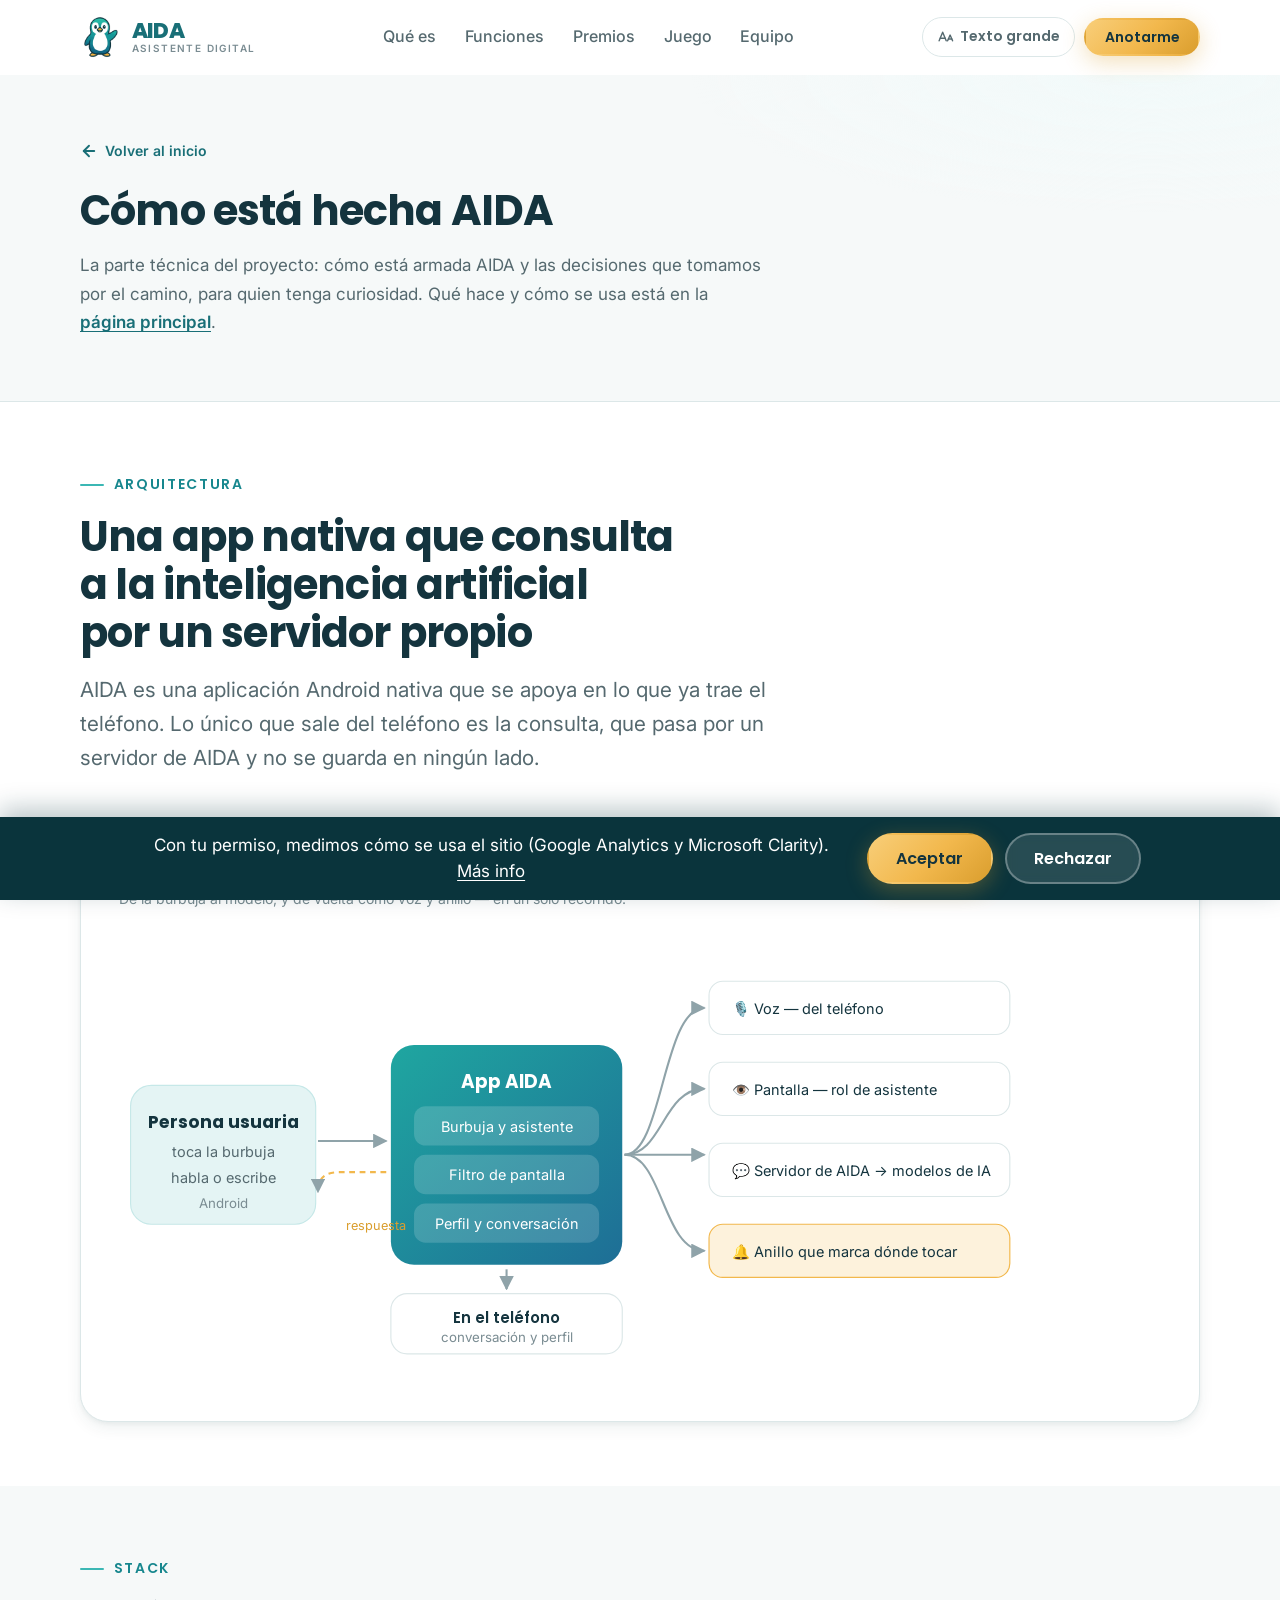
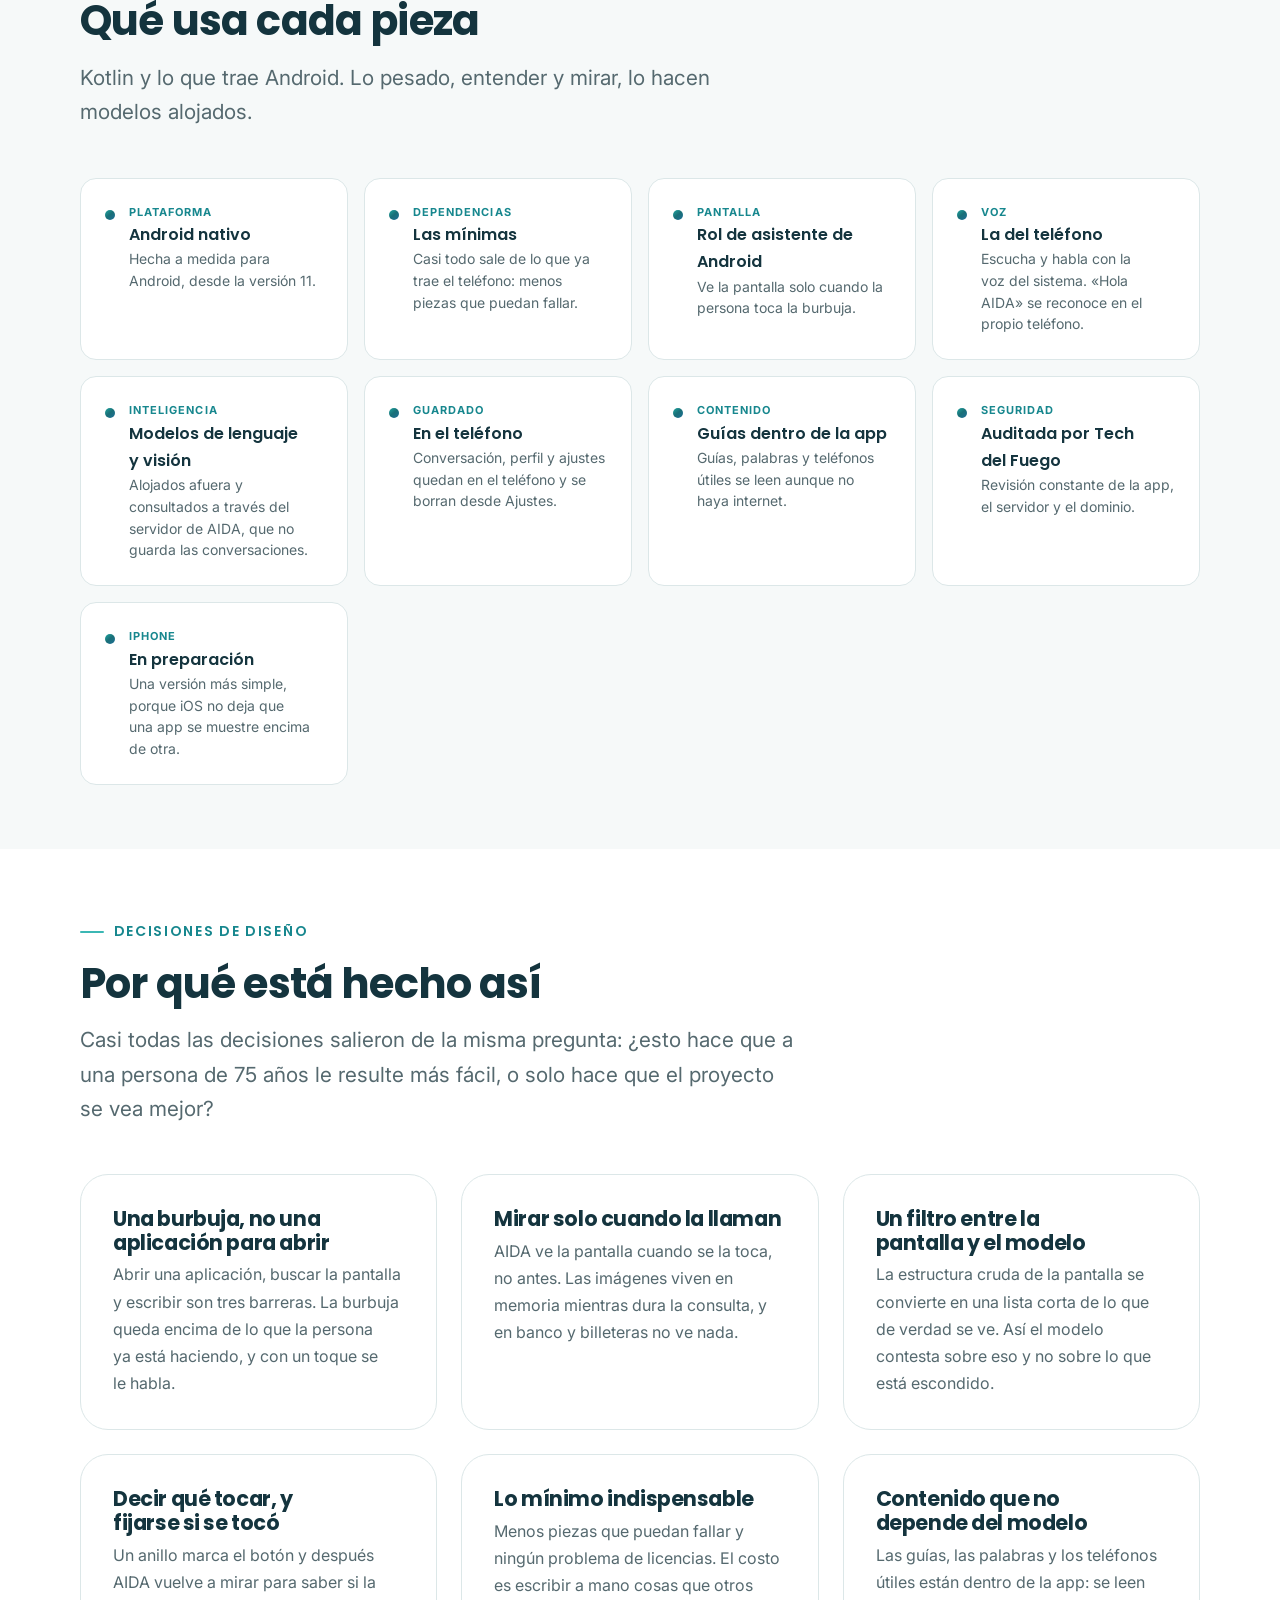
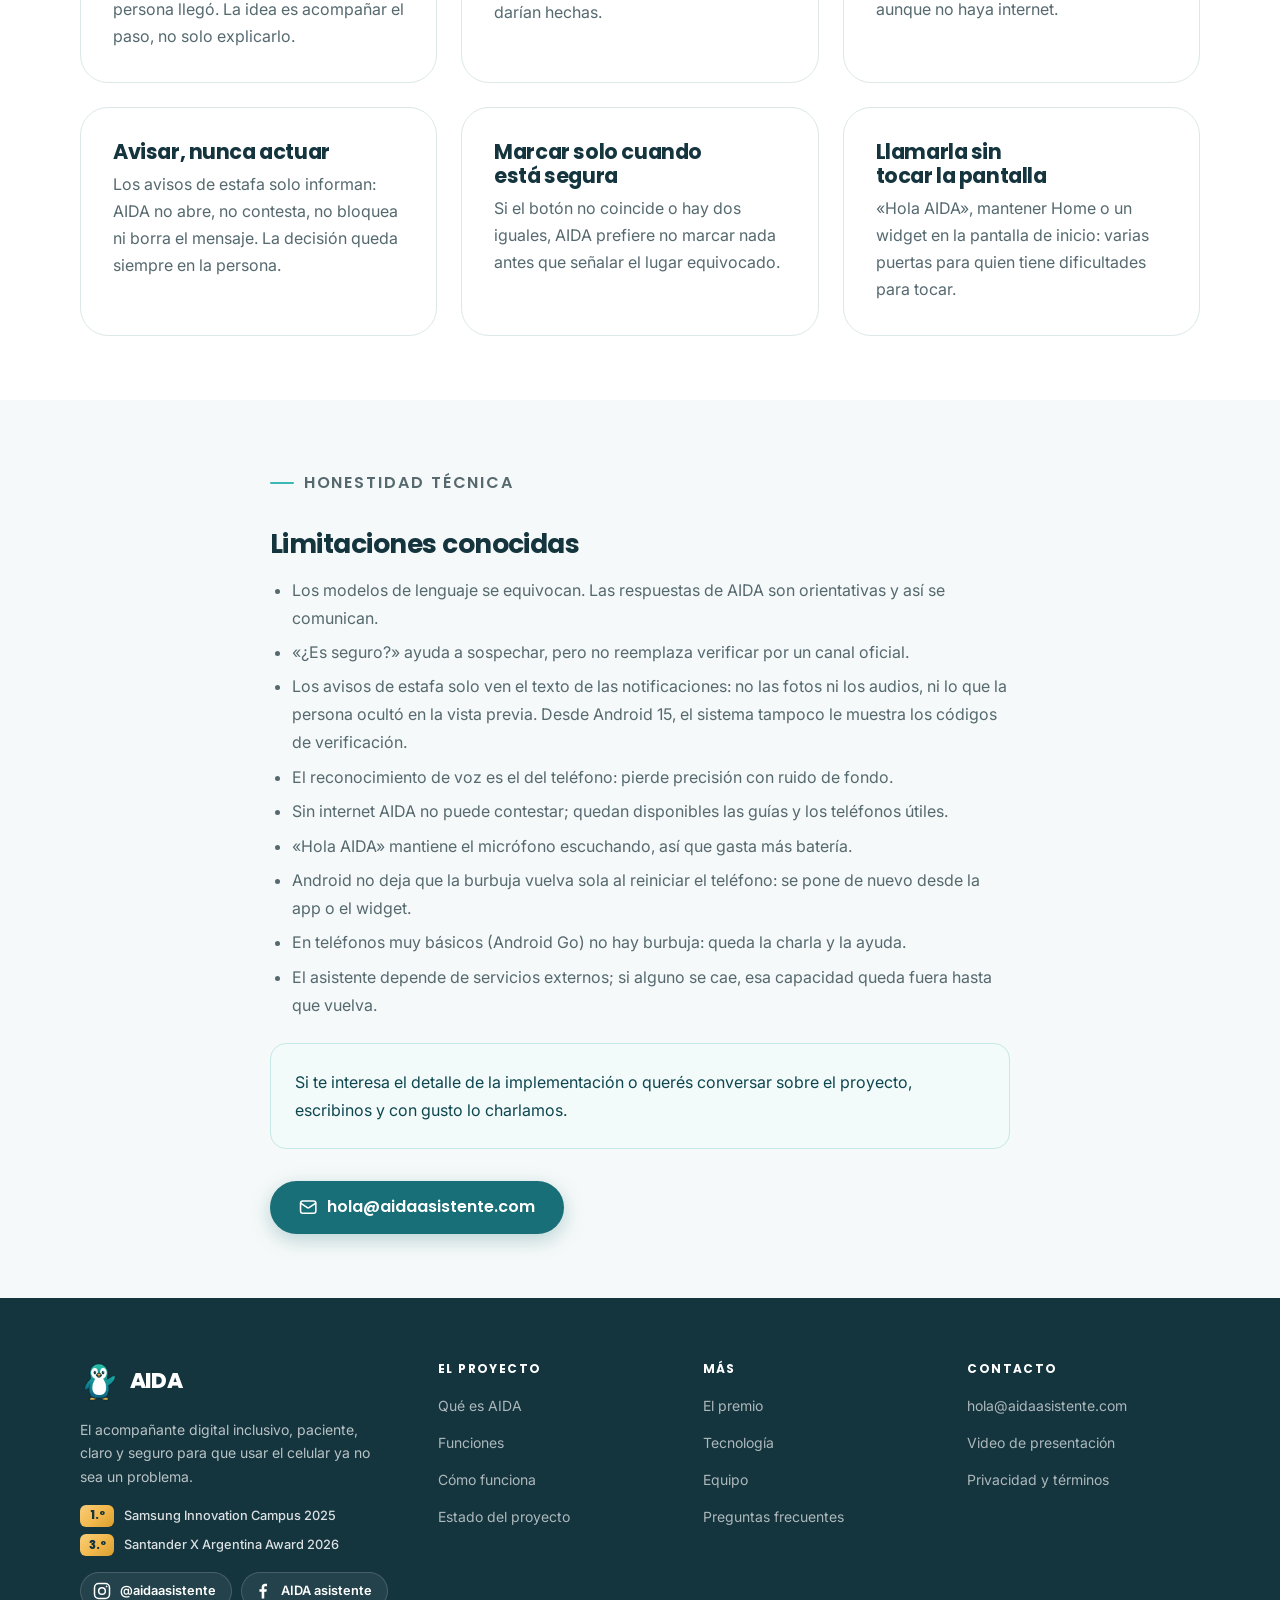
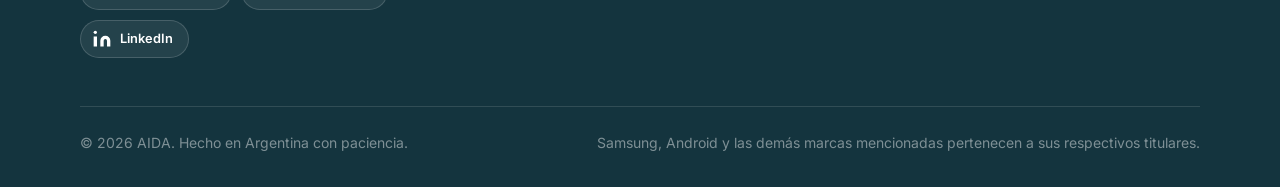
<file: tecnologia.html>
<!DOCTYPE html>
<html lang="es-AR">
<head>
  <meta charset="UTF-8" />
  <meta name="viewport" content="width=device-width, initial-scale=1.0" />
  <title>Cómo está hecha AIDA: arquitectura y modelos de IA</title>
  <meta name="description" content="La parte técnica de la app Android de AIDA: cómo se arma la burbuja, qué usa del teléfono, qué modelos consulta y decisiones de diseño." />
  <meta name="robots" content="index, follow, max-image-preview:large, max-snippet:-1" />
  <meta name="theme-color" content="#196F77" />
  <link rel="canonical" href="https://aidaasistente.com/tecnologia.html" />

  <meta property="og:type" content="article" />
  <meta property="og:locale" content="es_AR" />
  <meta property="og:site_name" content="AIDA" />
  <meta property="og:url" content="https://aidaasistente.com/tecnologia.html" />
  <meta property="og:title" content="Cómo está hecha AIDA — Arquitectura y stack" />
  <meta property="og:description" content="La app Android de AIDA por dentro: burbuja, lectura de pantalla, voz del teléfono, modelos de lenguaje y visión, y decisiones de diseño." />
  <meta property="og:image" content="https://aidaasistente.com/assets/og-image.jpg" />
  <meta property="og:image:width" content="1200" />
  <meta property="og:image:height" content="630" />
  <meta property="og:image:alt" content="AIDA — Tecnología con paciencia de verdad." />
  <meta name="twitter:card" content="summary_large_image" />
  <meta name="twitter:title" content="Cómo está hecha AIDA: arquitectura y modelos de IA" />
  <meta name="twitter:description" content="La app Android de AIDA por dentro: burbuja, lectura de pantalla, voz del teléfono, modelos de lenguaje y visión, y decisiones de diseño." />
  <meta name="twitter:image" content="https://aidaasistente.com/assets/og-image.jpg" />

  <link rel="icon" href="assets/favicon.ico" sizes="any" />
  <link rel="icon" type="image/png" href="assets/favicon-32.png" sizes="32x32" />
  <link rel="apple-touch-icon" href="assets/favicon-256.png" />
  <link rel="preconnect" href="https://fonts.googleapis.com" />
  <link rel="preconnect" href="https://fonts.gstatic.com" crossorigin />
  <link href="https://fonts.googleapis.com/css2?family=Poppins:wght@600;700;800&family=Inter:wght@400;500;600;700&display=swap" rel="stylesheet" />
  <link rel="stylesheet" href="styles/main.css?v=20261127" />

  <script type="application/ld+json">
  {
    "@context": "https://schema.org",
    "@graph": [
      {
        "@type": "TechArticle",
        "@id": "https://aidaasistente.com/tecnologia.html#articulo",
        "headline": "Cómo está hecha AIDA",
        "description": "Arquitectura de la app Android, modelos de inteligencia artificial y decisiones de diseño de AIDA, el asistente digital para adultos mayores.",
        "url": "https://aidaasistente.com/tecnologia.html",
        "inLanguage": "es-AR",
        "image": "https://aidaasistente.com/assets/og-image.jpg",
        "author": {
          "@id": "https://aidaasistente.com/#organizacion"
        },
        "publisher": {
          "@id": "https://aidaasistente.com/#organizacion"
        },
        "about": {
          "@id": "https://aidaasistente.com/#aplicacion"
        },
        "isPartOf": {
          "@id": "https://aidaasistente.com/#sitio"
        },
        "dateModified": "2026-10-05",
        "proficiencyLevel": "Beginner"
      },
      {
        "@type": "BreadcrumbList",
        "itemListElement": [
          {
            "@type": "ListItem",
            "position": 1,
            "name": "AIDA",
            "item": "https://aidaasistente.com/"
          },
          {
            "@type": "ListItem",
            "position": 2,
            "name": "Cómo está hecha",
            "item": "https://aidaasistente.com/tecnologia.html"
          }
        ]
      }
    ]
  }
  </script>
</head>
<body>

<a class="skip-link" href="#main">Saltar al contenido principal</a>

<svg xmlns="http://www.w3.org/2000/svg" style="display:none" aria-hidden="true" focusable="false">
  <symbol id="i-back" viewBox="0 0 24 24" fill="none" stroke="currentColor" stroke-width="2.5" stroke-linecap="round" stroke-linejoin="round"><line x1="19" y1="12" x2="5" y2="12"/><polyline points="12 19 5 12 12 5"/></symbol>
  <symbol id="i-text-size" viewBox="0 0 24 24" fill="none" stroke="currentColor" stroke-width="2" stroke-linecap="round" stroke-linejoin="round"><path d="M3 18 8 6l5 12"/><path d="M4.6 14.5h6.8"/><path d="M15 18l3.5-8 3.5 8"/><path d="M16.1 15.6h4.8"/></symbol>
  <symbol id="i-mail" viewBox="0 0 24 24" fill="none" stroke="currentColor" stroke-width="2" stroke-linecap="round" stroke-linejoin="round"><rect x="2" y="4" width="20" height="16" rx="3"/><path d="m2.5 7 8.4 5.6a2 2 0 0 0 2.2 0L21.5 7"/></symbol>
</svg>

<!-- ===================== NAV ========================= -->
<header class="nav is-scrolled" id="nav">
  <div class="container nav__inner">
    <a class="brand" href="index.html" aria-label="AIDA — volver al inicio">
      <img src="assets/aida-mark.png" alt="" width="42" height="42" />
      <span class="brand__text">
        <span class="brand__name">AIDA</span>
        <span class="brand__tag">Asistente Digital</span>
      </span>
    </a>

    <nav class="nav__links" aria-label="Navegación principal">
      <a class="nav__link" href="index.html#que-es">Qué es</a>
      <a class="nav__link" href="index.html#funciones">Funciones</a>
      <a class="nav__link" href="index.html#premio">Premios</a>
      <a class="nav__link" href="juego/">Juego</a>
      <a class="nav__link" href="index.html#equipo">Equipo</a>
    </nav>

    <div class="nav__actions">
      <button class="a11y-toggle" id="text-size" type="button" aria-pressed="false"
              title="Agrandar el texto de toda la página">
        <svg aria-hidden="true"><use href="#i-text-size"/></svg>
        <span>Texto grande</span>
        <span class="sr-only">Activar o desactivar el modo de texto grande</span>
      </button>
      <a class="btn btn--primary btn--sm" href="index.html#lista-de-espera">Anotarme</a>
    </div>
  </div>
</header>

<!-- ===================== ENCABEZADO ================== -->
<div class="page-hero">
  <div class="container">
    <a href="index.html" class="back-link"><svg aria-hidden="true"><use href="#i-back"/></svg>Volver al inicio</a>
    <h1>Cómo está hecha AIDA</h1>
    <p style="max-width:62ch">
      La parte técnica del proyecto: cómo está armada AIDA y las decisiones que tomamos
      por el camino, para quien tenga curiosidad. Qué hace y cómo se usa está en la
      <a href="index.html" style="color:var(--c-primary);font-weight:600;text-decoration:underline;text-underline-offset:3px">página principal</a>.
    </p>
  </div>
</div>

<main id="main">

  <!-- ================= ARQUITECTURA ================== -->
  <section class="section" aria-labelledby="arq-title">
    <div class="container">
      <div class="section-head">
        <p class="eyebrow">Arquitectura</p>
        <h2 id="arq-title" class="section-title">Una app nativa que consulta a la inteligencia artificial por un servidor propio</h2>
        <p class="section-desc">
          AIDA es una aplicación Android nativa que se apoya en lo que ya trae el teléfono. Lo único que sale del teléfono es la consulta, que pasa por un servidor de AIDA y no se guarda en ningún lado.
        </p>
      </div>

      <div class="diagram" style="margin-top:var(--sp-6)">
        <h3>Cómo viaja una pregunta</h3>
        <p>De la burbuja al modelo, y de vuelta como voz y anillo — en un solo recorrido.</p>
        <div class="diagram__scroll">
          <svg viewBox="0 0 900 380" role="img" aria-label="Diagrama: la persona toca la burbuja y habla; el reconocimiento de voz del teléfono lo pasa a texto; el rol de asistente de Android entrega la estructura y la imagen de la pantalla; la app consulta a modelos de inteligencia artificial por un servidor de AIDA; la respuesta vuelve como voz y como un anillo que marca dónde tocar, y la conversación y el perfil se guardan en el teléfono.">
            <defs>
              <linearGradient id="dg" x1="0" y1="0" x2="1" y2="1">
                <stop offset="0%" stop-color="#1FA6A0"/><stop offset="100%" stop-color="#1E6E96"/>
              </linearGradient>
              <marker id="arrow" viewBox="0 0 10 10" refX="9" refY="5" markerWidth="7" markerHeight="7" orient="auto-start-reverse">
                <path d="M0 0 L10 5 L0 10 z" fill="#8FA3A9"/>
              </marker>
            </defs>

            <rect x="10" y="130" width="160" height="120" rx="18" fill="#E4F4F4" stroke="#C6E8E8"/>
            <text x="90" y="167" text-anchor="middle" font-family="Poppins, sans-serif" font-size="15" font-weight="700" fill="#14343E">Persona usuaria</text>
            <text x="90" y="192" text-anchor="middle" font-family="Inter, sans-serif" font-size="12.5" fill="#55696F">toca la burbuja</text>
            <text x="90" y="214" text-anchor="middle" font-family="Inter, sans-serif" font-size="12.5" fill="#55696F">habla o escribe</text>
            <text x="90" y="236" text-anchor="middle" font-family="Inter, sans-serif" font-size="11.5" fill="#7A8C92">Android</text>

            <rect x="235" y="95" width="200" height="190" rx="20" fill="url(#dg)"/>
            <text x="335" y="132" text-anchor="middle" font-family="Poppins, sans-serif" font-size="16" font-weight="700" fill="#fff">App AIDA</text>
            <rect x="255" y="148" width="160" height="34" rx="10" fill="rgba(255,255,255,.16)"/>
            <text x="335" y="170" text-anchor="middle" font-family="Inter, sans-serif" font-size="12.5" fill="#fff">Burbuja y asistente</text>
            <rect x="255" y="190" width="160" height="34" rx="10" fill="rgba(255,255,255,.16)"/>
            <text x="335" y="212" text-anchor="middle" font-family="Inter, sans-serif" font-size="12.5" fill="#fff">Filtro de pantalla</text>
            <rect x="255" y="232" width="160" height="34" rx="10" fill="rgba(255,255,255,.16)"/>
            <text x="335" y="254" text-anchor="middle" font-family="Inter, sans-serif" font-size="12.5" fill="#fff">Perfil y conversación</text>

            <g font-family="Inter, sans-serif" font-size="12.5" fill="#14343E">
              <rect x="510" y="40"  width="260" height="46" rx="12" fill="#fff" stroke="#DCE7E8"/>
              <text x="530" y="68">🎙️ Voz — del teléfono</text>
              <rect x="510" y="110" width="260" height="46" rx="12" fill="#fff" stroke="#DCE7E8"/>
              <text x="530" y="138">👁️ Pantalla — rol de asistente</text>
              <rect x="510" y="180" width="260" height="46" rx="12" fill="#fff" stroke="#DCE7E8"/>
              <text x="530" y="208">💬 Servidor de AIDA → modelos de IA</text>
              <rect x="510" y="250" width="260" height="46" rx="12" fill="#FDF2DC" stroke="#F2B84D"/>
              <text x="530" y="278">🔔 Anillo que marca dónde tocar</text>
            </g>

            <rect x="235" y="310" width="200" height="52" rx="14" fill="#fff" stroke="#DCE7E8"/>
            <text x="335" y="335" text-anchor="middle" font-family="Poppins, sans-serif" font-size="13" font-weight="600" fill="#14343E">En el teléfono</text>
            <text x="335" y="352" text-anchor="middle" font-family="Inter, sans-serif" font-size="11.5" fill="#7A8C92">conversación y perfil</text>

            <g stroke="#8FA3A9" stroke-width="1.8" fill="none" marker-end="url(#arrow)">
              <path d="M172 178 H 231"/>
              <path d="M437 190 C 470 190, 470 63,  506 63"/>
              <path d="M437 190 C 470 190, 470 133, 506 133"/>
              <path d="M437 190 H 506"/>
              <path d="M437 190 C 470 190, 470 273, 506 273"/>
              <path d="M335 289 V 306"/>
            </g>
            <path d="M231 205 H 190 C 176 205, 172 212, 172 222" stroke="#F2B84D" stroke-width="1.8" fill="none" marker-end="url(#arrow)" stroke-dasharray="5 4"/>
            <text x="196" y="255" font-family="Inter, sans-serif" font-size="11" fill="#DA9E2E">respuesta</text>
          </svg>
        </div>
      </div>
    </div>
  </section>

  <!-- ===================== STACK ===================== -->
  <section class="section section--alt" aria-labelledby="stack-title">
    <div class="container">
      <div class="section-head">
        <p class="eyebrow">Stack</p>
        <h2 id="stack-title" class="section-title">Qué usa cada pieza</h2>
        <p class="section-desc">
          Kotlin y lo que trae Android. Lo pesado, entender y mirar, lo hacen modelos alojados.
        </p>
      </div>

      <div class="tech-grid">
        <div class="tech-item"><span class="tech-item__dot" aria-hidden="true"></span><div><p class="tech-item__cat">Plataforma</p><p class="tech-item__name">Android nativo</p><p class="tech-item__desc">Hecha a medida para Android, desde la versión 11.</p></div></div>
        <div class="tech-item"><span class="tech-item__dot" aria-hidden="true"></span><div><p class="tech-item__cat">Dependencias</p><p class="tech-item__name">Las mínimas</p><p class="tech-item__desc">Casi todo sale de lo que ya trae el teléfono: menos piezas que puedan fallar.</p></div></div>
        <div class="tech-item"><span class="tech-item__dot" aria-hidden="true"></span><div><p class="tech-item__cat">Pantalla</p><p class="tech-item__name">Rol de asistente de Android</p><p class="tech-item__desc">Ve la pantalla solo cuando la persona toca la burbuja.</p></div></div>
        <div class="tech-item"><span class="tech-item__dot" aria-hidden="true"></span><div><p class="tech-item__cat">Voz</p><p class="tech-item__name">La del teléfono</p><p class="tech-item__desc">Escucha y habla con la voz del sistema. «Hola AIDA» se reconoce en el propio teléfono.</p></div></div>
        <div class="tech-item"><span class="tech-item__dot" aria-hidden="true"></span><div><p class="tech-item__cat">Inteligencia</p><p class="tech-item__name">Modelos de lenguaje y visión</p><p class="tech-item__desc">Alojados afuera y consultados a través del servidor de AIDA, que no guarda las conversaciones.</p></div></div>
        <div class="tech-item"><span class="tech-item__dot" aria-hidden="true"></span><div><p class="tech-item__cat">Guardado</p><p class="tech-item__name">En el teléfono</p><p class="tech-item__desc">Conversación, perfil y ajustes quedan en el teléfono y se borran desde Ajustes.</p></div></div>
        <div class="tech-item"><span class="tech-item__dot" aria-hidden="true"></span><div><p class="tech-item__cat">Contenido</p><p class="tech-item__name">Guías dentro de la app</p><p class="tech-item__desc">Guías, palabras y teléfonos útiles se leen aunque no haya internet.</p></div></div>
        <div class="tech-item"><span class="tech-item__dot" aria-hidden="true"></span><div><p class="tech-item__cat">Seguridad</p><p class="tech-item__name">Auditada por Tech del Fuego</p><p class="tech-item__desc">Revisión constante de la app, el servidor y el dominio.</p></div></div>
        <div class="tech-item"><span class="tech-item__dot" aria-hidden="true"></span><div><p class="tech-item__cat">iPhone</p><p class="tech-item__name">En preparación</p><p class="tech-item__desc">Una versión más simple, porque iOS no deja que una app se muestre encima de otra.</p></div></div>
      </div>
    </div>
  </section>

  <!-- ================== DECISIONES =================== -->
  <section class="section" aria-labelledby="dec-title">
    <div class="container">
      <div class="section-head">
        <p class="eyebrow">Decisiones de diseño</p>
        <h2 id="dec-title" class="section-title">Por qué está hecho así</h2>
        <p class="section-desc">
          Casi todas las decisiones salieron de la misma pregunta: ¿esto hace que a una persona
          de 75 años le resulte más fácil, o solo hace que el proyecto se vea mejor?
        </p>
      </div>

      <div class="grid-cards">
        <article class="f-card">
          <h3>Una burbuja, no una aplicación para abrir</h3>
          <p>Abrir una aplicación, buscar la pantalla y escribir son tres barreras. La burbuja queda encima de lo que la persona ya está haciendo, y con un toque se le habla.</p>
        </article>
        <article class="f-card">
          <h3>Mirar solo cuando la llaman</h3>
          <p>AIDA ve la pantalla cuando se la toca, no antes. Las imágenes viven en memoria mientras dura la consulta, y en banco y billeteras no ve nada.</p>
        </article>
        <article class="f-card">
          <h3>Un filtro entre la pantalla y el modelo</h3>
          <p>La estructura cruda de la pantalla se convierte en una lista corta de lo que de verdad se ve. Así el modelo contesta sobre eso y no sobre lo que está escondido.</p>
        </article>
        <article class="f-card">
          <h3>Decir qué tocar, y fijarse si se tocó</h3>
          <p>Un anillo marca el botón y después AIDA vuelve a mirar para saber si la persona llegó. La idea es acompañar el paso, no solo explicarlo.</p>
        </article>
        <article class="f-card">
          <h3>Lo mínimo indispensable</h3>
          <p>Menos piezas que puedan fallar y ningún problema de licencias. El costo es escribir a mano cosas que otros darían hechas.</p>
        </article>
        <article class="f-card">
          <h3>Contenido que no depende del modelo</h3>
          <p>Las guías, las palabras y los teléfonos útiles están dentro de la app: se leen aunque no haya internet.</p>
        </article>
        <article class="f-card">
          <h3>Avisar, nunca actuar</h3>
          <p>Los avisos de estafa solo informan: AIDA no abre, no contesta, no bloquea ni borra el mensaje. La decisión queda siempre en la persona.</p>
        </article>
        <article class="f-card">
          <h3>Marcar solo cuando está segura</h3>
          <p>Si el botón no coincide o hay dos iguales, AIDA prefiere no marcar nada antes que señalar el lugar equivocado.</p>
        </article>
        <article class="f-card">
          <h3>Llamarla sin tocar la pantalla</h3>
          <p>«Hola AIDA», mantener Home o un widget en la pantalla de inicio: varias puertas para quien tiene dificultades para tocar.</p>
        </article>
      </div>
    </div>
  </section>

  <!-- ================== LIMITACIONES ================= -->
  <section class="section section--alt" aria-labelledby="lim-title">
    <div class="container container--narrow">
      <article class="prose" style="padding-block:0">
        <p class="eyebrow">Honestidad técnica</p>
        <h2 id="lim-title" class="section-title">Limitaciones conocidas</h2>
        <ul>
          <li>Los modelos de lenguaje se equivocan. Las respuestas de AIDA son orientativas y así se comunican.</li>
          <li>«¿Es seguro?» ayuda a sospechar, pero no reemplaza verificar por un canal oficial.</li>
          <li>Los avisos de estafa solo ven el texto de las notificaciones: no las fotos ni los audios, ni lo que la persona ocultó en la vista previa. Desde Android 15, el sistema tampoco le muestra los códigos de verificación.</li>
          <li>El reconocimiento de voz es el del teléfono: pierde precisión con ruido de fondo.</li>
          <li>Sin internet AIDA no puede contestar; quedan disponibles las guías y los teléfonos útiles.</li>
            <li>«Hola AIDA» mantiene el micrófono escuchando, así que gasta más batería.</li>
            <li>Android no deja que la burbuja vuelva sola al reiniciar el teléfono: se pone de nuevo desde la app o el widget.</li>
            <li>En teléfonos muy básicos (Android Go) no hay burbuja: queda la charla y la ayuda.</li>
          <li>El asistente depende de servicios externos; si alguno se cae, esa capacidad queda fuera hasta que vuelva.</li>
        </ul>

        <div class="prose__note">
          <p>
            Si te interesa el detalle de la implementación o querés
            conversar sobre el proyecto, escribinos y con gusto lo charlamos.
          </p>
        </div>

        <p style="margin-top:var(--sp-4)">
          <a class="btn btn--dark btn--mail" href="mailto:hola@aidaasistente.com">
            <svg aria-hidden="true"><use href="#i-mail"/></svg>
            hola@aidaasistente.com
          </a>
        </p>
      </article>
    </div>
  </section>

</main>

<!-- ===================== FOOTER ===================== -->
<footer class="footer">
  <div class="container">
    <div class="footer__grid">
      <div>
        <a class="footer__brand" href="index.html">
          <img src="assets/aida-mark.png" alt="" width="40" height="40" loading="lazy" />
          <span>AIDA</span>
        </a>
        <p class="footer__about">
          El acompañante digital inclusivo, paciente, claro y seguro para que usar el celular
          ya no sea un problema.
        </p>
        <ul class="footer__award" aria-label="Reconocimientos">
          <li><b>1.º</b>Samsung Innovation Campus 2025</li>
          <li><b>3.º</b>Santander X Argentina Award 2026</li>
        </ul>
        <ul class="footer__social" aria-label="Redes sociales de AIDA">
          <li>
            <a href="https://www.instagram.com/aidaasistente/" target="_blank" rel="noopener" aria-label="Instagram: @aidaasistente">
              <svg viewBox="0 0 24 24" width="20" height="20" fill="none" stroke="currentColor" stroke-width="1.8" stroke-linecap="round" stroke-linejoin="round" aria-hidden="true"><rect x="3" y="3" width="18" height="18" rx="5"/><circle cx="12" cy="12" r="4"/><circle cx="17.5" cy="6.5" r="1" fill="currentColor" stroke="none"/></svg>
              <span>@aidaasistente</span>
            </a>
          </li>
          <li>
            <a href="https://www.facebook.com/AIDAasistente/" target="_blank" rel="noopener" aria-label="Facebook: AIDA asistente">
              <svg viewBox="0 0 24 24" width="20" height="20" fill="currentColor" aria-hidden="true"><path d="M13.5 21v-8h2.7l.4-3.2h-3.1V7.8c0-.9.3-1.5 1.6-1.5h1.7V3.4c-.3 0-1.3-.1-2.4-.1-2.4 0-4 1.5-4 4.1v2.4H7.7V13h2.7v8h3.1z"/></svg>
              <span>AIDA asistente</span>
            </a>
          </li>
          <li>
            <a href="https://www.linkedin.com/company/aidaasistente" target="_blank" rel="noopener" aria-label="LinkedIn: AIDA asistente">
              <svg viewBox="0 0 24 24" width="20" height="20" fill="currentColor" aria-hidden="true"><path d="M16 8a6 6 0 0 1 6 6v7h-4v-7a2 2 0 0 0-4 0v7h-4v-7a6 6 0 0 1 6-6z"/><rect x="2" y="9" width="4" height="12"/><circle cx="4" cy="4" r="2"/></svg>
              <span>LinkedIn</span>
            </a>
          </li>
        </ul>
      </div>

      <nav aria-labelledby="f-producto">
        <h3 id="f-producto">El proyecto</h3>
        <ul>
          <li><a href="index.html#que-es">Qué es AIDA</a></li>
          <li><a href="index.html#funciones">Funciones</a></li>
          <li><a href="index.html#como-funciona">Cómo funciona</a></li>
          <li><a href="index.html#estado">Estado del proyecto</a></li>
        </ul>
      </nav>

      <nav aria-labelledby="f-mas">
        <h3 id="f-mas">Más</h3>
        <ul>
          <li><a href="index.html#premio">El premio</a></li>
          <li><a href="tecnologia.html">Tecnología</a></li>
          <li><a href="index.html#equipo">Equipo</a></li>
          <li><a href="index.html#preguntas">Preguntas frecuentes</a></li>
        </ul>
      </nav>

      <nav aria-labelledby="f-contacto">
        <h3 id="f-contacto">Contacto</h3>
        <ul>
          <li><a href="mailto:hola@aidaasistente.com">hola@aidaasistente.com</a></li>
          <li><a href="https://youtu.be/Sl-CFzgz-u0" target="_blank" rel="noopener noreferrer">Video de presentación</a></li>
          <li><a href="privacidad.html">Privacidad y términos</a></li>
        </ul>
      </nav>
    </div>

    <div class="footer__bottom">
      <p>&copy; <span id="year"></span> AIDA. Hecho en Argentina con paciencia.</p>
      <p>Samsung, Android y las demás marcas mencionadas pertenecen a sus respectivos titulares.</p>
    </div>
  </div>
</footer>

<script src="scripts/main.js?v=20261123b" defer></script>
</body>
</html>
</file>
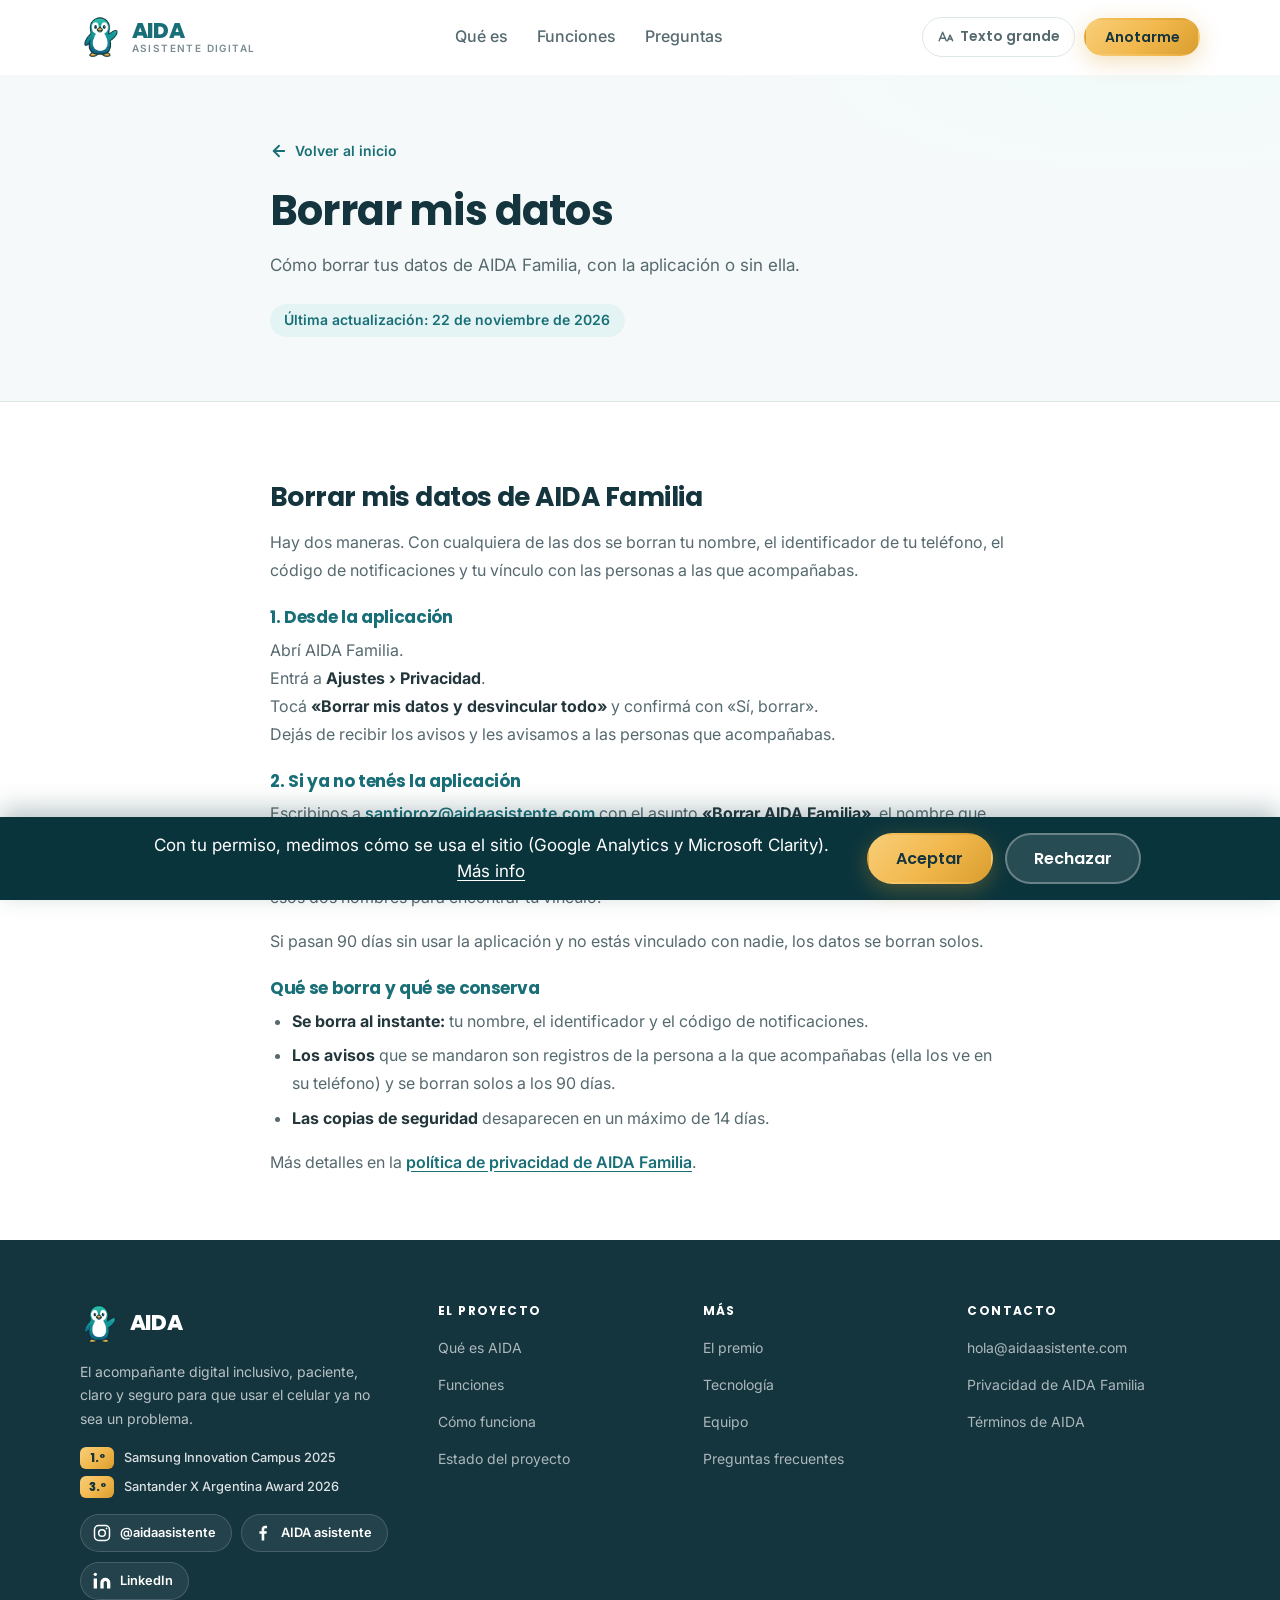
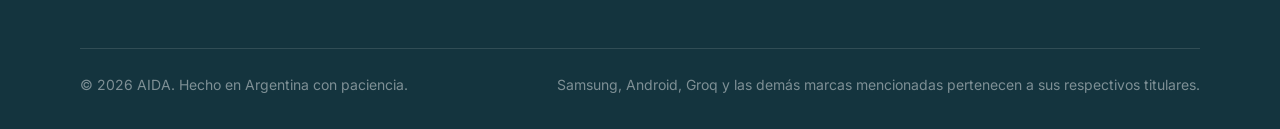
<file: familia/borrar.html>
<!DOCTYPE html>
<html lang="es-AR">
<head>
  <meta charset="UTF-8" />
  <meta name="viewport" content="width=device-width, initial-scale=1.0" />
  <title>Borrar mis datos de AIDA Familia</title>
  <meta name="description" content="Cómo borrar tus datos de AIDA Familia, desde la aplicación o escribiéndonos." />
  <meta name="theme-color" content="#196F77" />
  <link rel="canonical" href="https://aidaasistente.com/familia/borrar.html" />
  <meta name="robots" content="index, follow" />

  <meta property="og:type" content="website" />
  <meta property="og:locale" content="es_AR" />
  <meta property="og:site_name" content="AIDA" />
  <meta property="og:url" content="https://aidaasistente.com/familia/borrar.html" />
  <meta property="og:title" content="Borrar mis datos de AIDA Familia" />
  <meta property="og:description" content="Cómo borrar tus datos de AIDA Familia, desde la aplicación o escribiéndonos." />
  <meta property="og:image" content="https://aidaasistente.com/assets/og-image.jpg" />
  <meta name="twitter:card" content="summary_large_image" />

  <link rel="icon" href="../assets/favicon.ico" sizes="any" />
  <link rel="icon" type="image/png" href="../assets/favicon-32.png" sizes="32x32" />
  <link rel="apple-touch-icon" href="../assets/favicon-256.png" />
  <link rel="preconnect" href="https://fonts.googleapis.com" />
  <link rel="preconnect" href="https://fonts.gstatic.com" crossorigin />
  <link href="https://fonts.googleapis.com/css2?family=Poppins:wght@600;700;800&family=Inter:wght@400;500;600;700&display=swap" rel="stylesheet" />
  <link rel="stylesheet" href="../styles/main.css?v=20261127" />

  <script type="application/ld+json">
  {
    "@context": "https://schema.org",
    "@graph": [
      {
        "@type": "WebPage",
        "@id": "https://aidaasistente.com/familia/borrar.html#pagina",
        "name": "Borrar mis datos de AIDA Familia",
        "url": "https://aidaasistente.com/familia/borrar.html",
        "inLanguage": "es-AR",
        "isPartOf": {
          "@id": "https://aidaasistente.com/#sitio"
        },
        "publisher": {
          "@id": "https://aidaasistente.com/#organizacion"
        },
        "dateModified": "2026-11-22"
      },
      {
        "@type": "BreadcrumbList",
        "itemListElement": [
          {
            "@type": "ListItem",
            "position": 1,
            "name": "AIDA",
            "item": "https://aidaasistente.com/"
          },
          {
            "@type": "ListItem",
            "position": 2,
            "name": "Borrar mis datos de AIDA Familia",
            "item": "https://aidaasistente.com/familia/borrar.html"
          }
        ]
      }
    ]
  }
  </script>
</head>
<body>

<a class="skip-link" href="#main">Saltar al contenido principal</a>

<svg xmlns="http://www.w3.org/2000/svg" style="display:none" aria-hidden="true" focusable="false">
  <symbol id="i-back" viewBox="0 0 24 24" fill="none" stroke="currentColor" stroke-width="2.5" stroke-linecap="round" stroke-linejoin="round"><line x1="19" y1="12" x2="5" y2="12"/><polyline points="12 19 5 12 12 5"/></symbol>
  <symbol id="i-text-size" viewBox="0 0 24 24" fill="none" stroke="currentColor" stroke-width="2" stroke-linecap="round" stroke-linejoin="round"><path d="M3 18 8 6l5 12"/><path d="M4.6 14.5h6.8"/><path d="M15 18l3.5-8 3.5 8"/><path d="M16.1 15.6h4.8"/></symbol>
</svg>

<!-- ===================== NAV ========================= -->
<header class="nav is-scrolled" id="nav">
  <div class="container nav__inner">
    <a class="brand" href="../index.html" aria-label="AIDA — volver al inicio">
      <img src="../assets/aida-mark.png" alt="" width="42" height="42" />
      <span class="brand__text">
        <span class="brand__name">AIDA</span>
        <span class="brand__tag">Asistente Digital</span>
      </span>
    </a>

    <nav class="nav__links" aria-label="Navegación principal">
      <a class="nav__link" href="../index.html#que-es">Qué es</a>
      <a class="nav__link" href="../index.html#funciones">Funciones</a>
      <a class="nav__link" href="../index.html#preguntas">Preguntas</a>
    </nav>

    <div class="nav__actions">
      <button class="a11y-toggle" id="text-size" type="button" aria-pressed="false"
              title="Agrandar el texto de toda la página">
        <svg aria-hidden="true"><use href="#i-text-size"/></svg>
        <span>Texto grande</span>
        <span class="sr-only">Activar o desactivar el modo de texto grande</span>
      </button>
      <a class="btn btn--primary btn--sm" href="../index.html#lista-de-espera">Anotarme</a>
    </div>
  </div>
</header>

<!-- ===================== ENCABEZADO ================== -->
<div class="page-hero">
  <div class="container container--narrow">
    <a href="../index.html" class="back-link"><svg aria-hidden="true"><use href="#i-back"/></svg>Volver al inicio</a>
    <h1>Borrar mis datos</h1>
    <p>Cómo borrar tus datos de AIDA Familia, con la aplicación o sin ella.</p>
    <p style="margin-top:var(--sp-3)"><span class="updated">Última actualización: 22 de noviembre de 2026</span></p>
  </div>
</div>

<main id="main">
  <div class="container container--narrow">
    <article class="prose">

      <section id="como" aria-labelledby="como-title">
        <h2 id="como-title">Borrar mis datos de AIDA Familia</h2>
        <p>Hay dos maneras. Con cualquiera de las dos se borran tu nombre, el identificador de tu teléfono, el código de notificaciones y tu vínculo con las personas a las que acompañabas.</p>

        <h3>1. Desde la aplicación</h3>
        <ol>
          <li>Abrí AIDA Familia.</li>
          <li>Entrá a <strong>Ajustes › Privacidad</strong>.</li>
          <li>Tocá <strong>«Borrar mis datos y desvincular todo»</strong> y confirmá con «Sí, borrar».</li>
        </ol>
        <p>Dejás de recibir los avisos y les avisamos a las personas que acompañabas.</p>

        <h3>2. Si ya no tenés la aplicación</h3>
        <p>
          Escribinos a <a href="mailto:santioroz@aidaasistente.com">santioroz@aidaasistente.com</a> con el asunto <strong>«Borrar AIDA Familia»</strong>, el nombre que usabas en la aplicación y el nombre de la persona a la que acompañabas. Lo borramos y te respondemos para confirmarlo. Como la aplicación no guarda tu correo ni tu teléfono, necesitamos esos dos nombres para encontrar tu vínculo.
        </p>
        <p>Si pasan 90 días sin usar la aplicación y no estás vinculado con nadie, los datos se borran solos.</p>

        <h3>Qué se borra y qué se conserva</h3>
        <ul>
          <li><strong>Se borra al instante:</strong> tu nombre, el identificador y el código de notificaciones.</li>
          <li><strong>Los avisos</strong> que se mandaron son registros de la persona a la que acompañabas (ella los ve en su teléfono) y se borran solos a los 90 días.</li>
          <li><strong>Las copias de seguridad</strong> desaparecen en un máximo de 14 días.</li>
        </ul>
        <p>Más detalles en la <a href="privacidad.html">política de privacidad de AIDA Familia</a>.</p>
      </section>

    </article>
  </div>
</main>

<!-- ===================== FOOTER ===================== -->
<footer class="footer">
  <div class="container">
    <div class="footer__grid">
      <div>
        <a class="footer__brand" href="../index.html">
          <img src="../assets/aida-mark.png" alt="" width="40" height="40" loading="lazy" />
          <span>AIDA</span>
        </a>
        <p class="footer__about">
          El acompañante digital inclusivo, paciente, claro y seguro para que usar el celular
          ya no sea un problema.
        </p>
        <ul class="footer__award" aria-label="Reconocimientos">
          <li><b>1.º</b>Samsung Innovation Campus 2025</li>
          <li><b>3.º</b>Santander X Argentina Award 2026</li>
        </ul>
        <ul class="footer__social" aria-label="Redes sociales de AIDA">
          <li>
            <a href="https://www.instagram.com/aidaasistente/" target="_blank" rel="noopener" aria-label="Instagram: @aidaasistente">
              <svg viewBox="0 0 24 24" width="20" height="20" fill="none" stroke="currentColor" stroke-width="1.8" stroke-linecap="round" stroke-linejoin="round" aria-hidden="true"><rect x="3" y="3" width="18" height="18" rx="5"/><circle cx="12" cy="12" r="4"/><circle cx="17.5" cy="6.5" r="1" fill="currentColor" stroke="none"/></svg>
              <span>@aidaasistente</span>
            </a>
          </li>
          <li>
            <a href="https://www.facebook.com/AIDAasistente/" target="_blank" rel="noopener" aria-label="Facebook: AIDA asistente">
              <svg viewBox="0 0 24 24" width="20" height="20" fill="currentColor" aria-hidden="true"><path d="M13.5 21v-8h2.7l.4-3.2h-3.1V7.8c0-.9.3-1.5 1.6-1.5h1.7V3.4c-.3 0-1.3-.1-2.4-.1-2.4 0-4 1.5-4 4.1v2.4H7.7V13h2.7v8h3.1z"/></svg>
              <span>AIDA asistente</span>
            </a>
          </li>
          <li>
            <a href="https://www.linkedin.com/company/aidaasistente" target="_blank" rel="noopener" aria-label="LinkedIn: AIDA asistente">
              <svg viewBox="0 0 24 24" width="20" height="20" fill="currentColor" aria-hidden="true"><path d="M16 8a6 6 0 0 1 6 6v7h-4v-7a2 2 0 0 0-4 0v7h-4v-7a6 6 0 0 1 6-6z"/><rect x="2" y="9" width="4" height="12"/><circle cx="4" cy="4" r="2"/></svg>
              <span>LinkedIn</span>
            </a>
          </li>
        </ul>
      </div>

      <nav aria-labelledby="f-producto">
        <h3 id="f-producto">El proyecto</h3>
        <ul>
          <li><a href="../index.html#que-es">Qué es AIDA</a></li>
          <li><a href="../index.html#funciones">Funciones</a></li>
          <li><a href="../index.html#como-funciona">Cómo funciona</a></li>
          <li><a href="../index.html#estado">Estado del proyecto</a></li>
        </ul>
      </nav>

      <nav aria-labelledby="f-mas">
        <h3 id="f-mas">Más</h3>
        <ul>
          <li><a href="../index.html#premio">El premio</a></li>
          <li><a href="../tecnologia.html">Tecnología</a></li>
          <li><a href="../index.html#equipo">Equipo</a></li>
          <li><a href="../index.html#preguntas">Preguntas frecuentes</a></li>
        </ul>
      </nav>

      <nav aria-labelledby="f-contacto">
        <h3 id="f-contacto">Contacto</h3>
        <ul>
          <li><a href="mailto:hola@aidaasistente.com">hola@aidaasistente.com</a></li>
          <li><a href="privacidad.html">Privacidad de AIDA Familia</a></li>
          <li><a href="../privacidad.html#terminos">Términos de AIDA</a></li>
        </ul>
      </nav>
    </div>

    <div class="footer__bottom">
      <p>&copy; <span id="year"></span> AIDA. Hecho en Argentina con paciencia.</p>
      <p>Samsung, Android, Groq y las demás marcas mencionadas pertenecen a sus respectivos titulares.</p>
    </div>
  </div>
</footer>

<script src="../scripts/main.js?v=20261123b" defer></script>
</body>
</html>
</file>
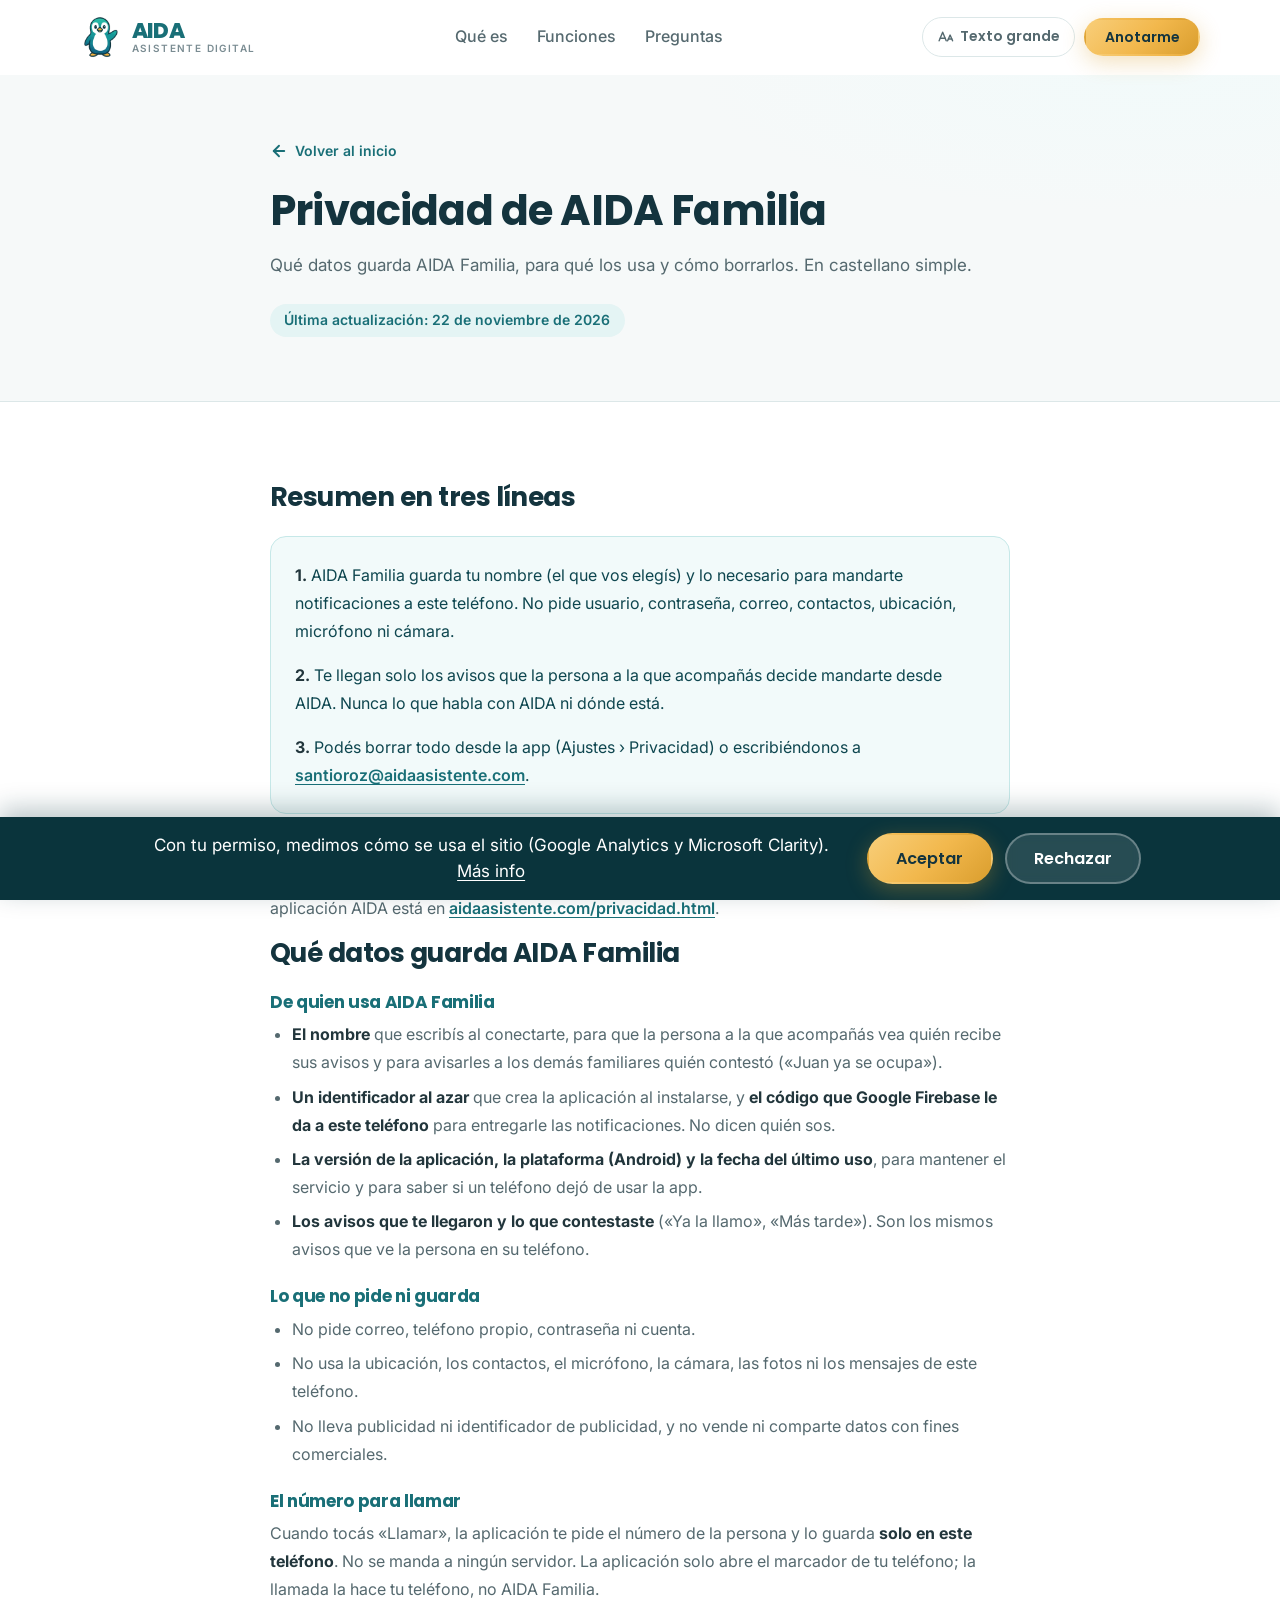
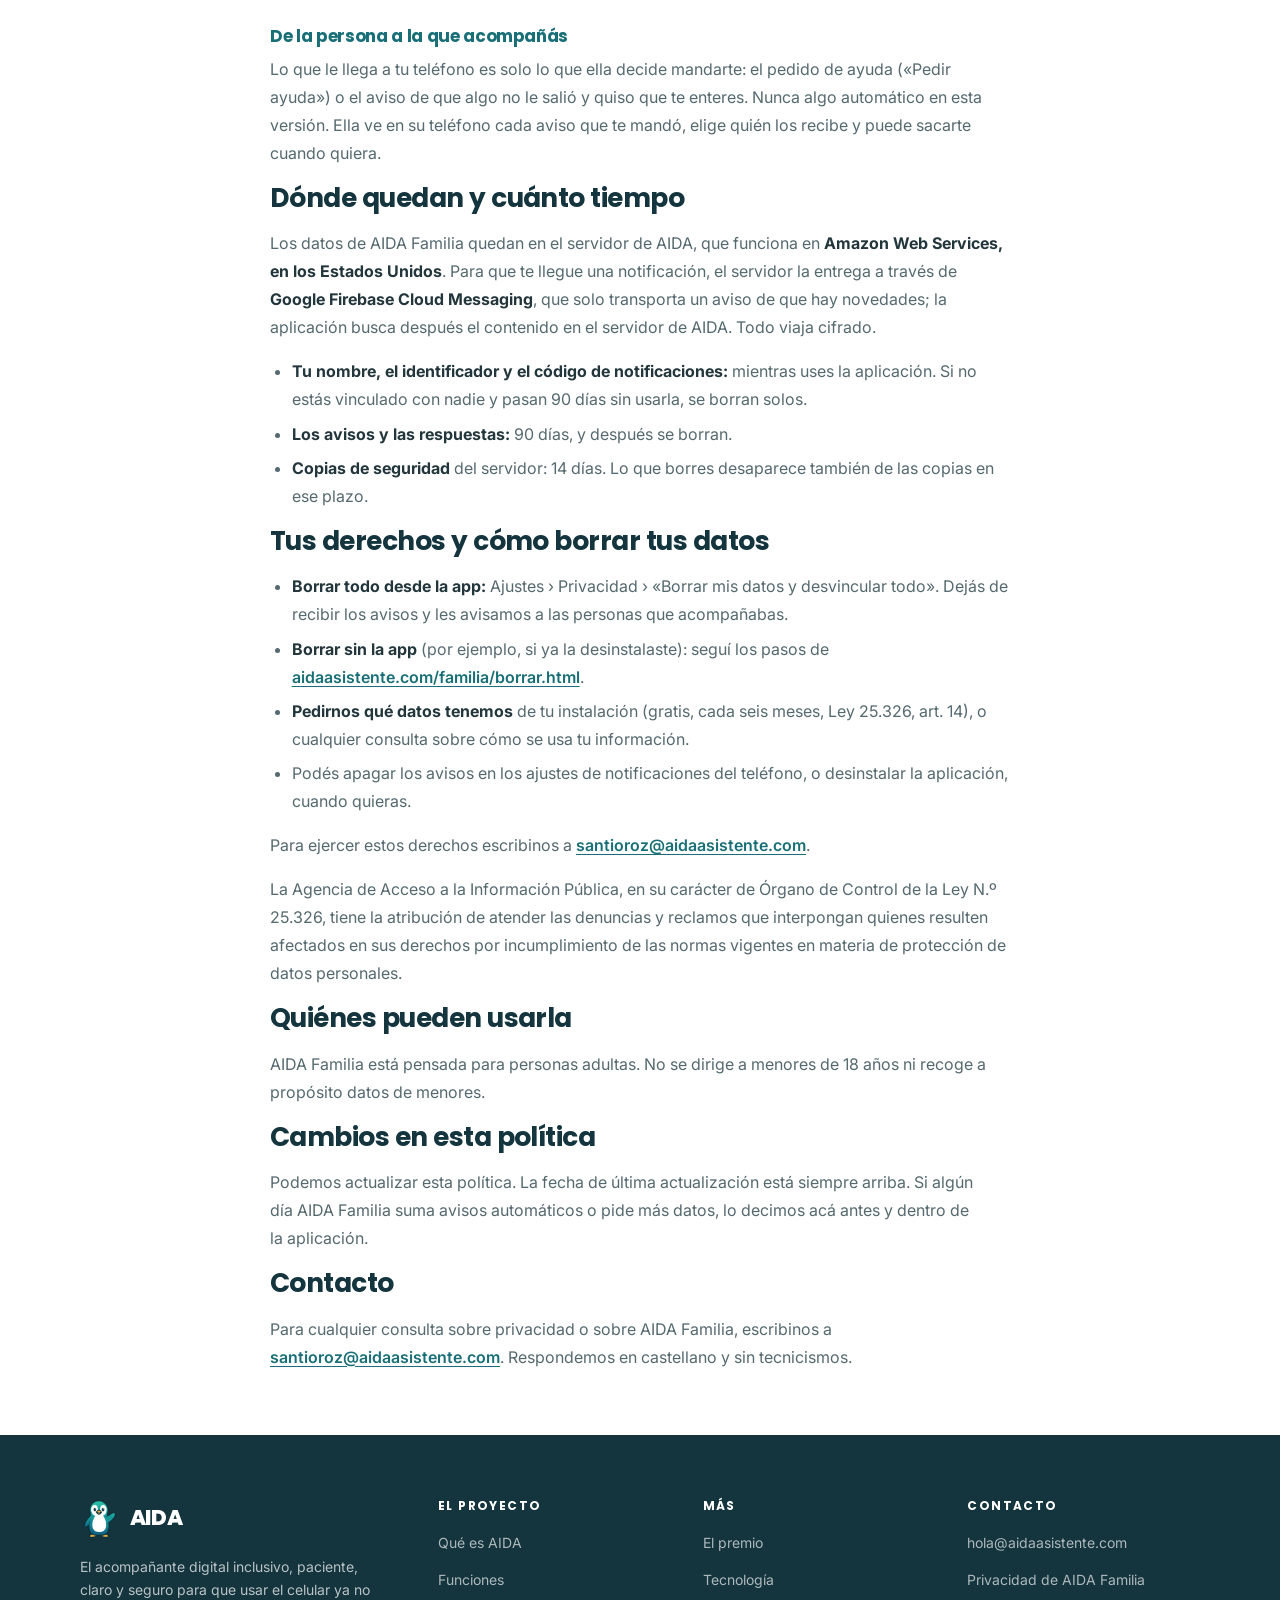
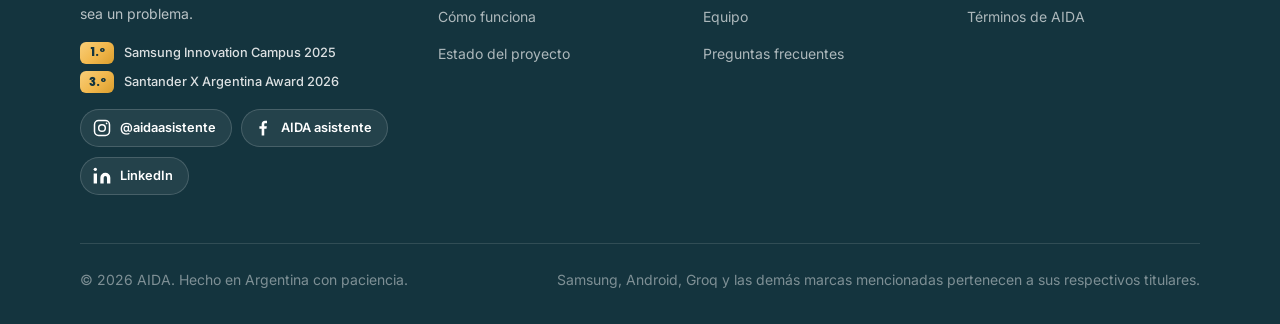
<file: familia/privacidad.html>
<!DOCTYPE html>
<html lang="es-AR">
<head>
  <meta charset="UTF-8" />
  <meta name="viewport" content="width=device-width, initial-scale=1.0" />
  <title>Privacidad de AIDA Familia</title>
  <meta name="description" content="Política de privacidad de AIDA Familia: qué datos guarda la aplicación, para qué, dónde quedan, cuánto tiempo y cómo borrarlos." />
  <meta name="theme-color" content="#196F77" />
  <link rel="canonical" href="https://aidaasistente.com/familia/privacidad.html" />
  <meta name="robots" content="index, follow" />

  <meta property="og:type" content="website" />
  <meta property="og:locale" content="es_AR" />
  <meta property="og:site_name" content="AIDA" />
  <meta property="og:url" content="https://aidaasistente.com/familia/privacidad.html" />
  <meta property="og:title" content="Privacidad de AIDA Familia" />
  <meta property="og:description" content="Política de privacidad de AIDA Familia: qué datos guarda la aplicación, para qué, dónde quedan, cuánto tiempo y cómo borrarlos." />
  <meta property="og:image" content="https://aidaasistente.com/assets/og-image.jpg" />
  <meta name="twitter:card" content="summary_large_image" />

  <link rel="icon" href="../assets/favicon.ico" sizes="any" />
  <link rel="icon" type="image/png" href="../assets/favicon-32.png" sizes="32x32" />
  <link rel="apple-touch-icon" href="../assets/favicon-256.png" />
  <link rel="preconnect" href="https://fonts.googleapis.com" />
  <link rel="preconnect" href="https://fonts.gstatic.com" crossorigin />
  <link href="https://fonts.googleapis.com/css2?family=Poppins:wght@600;700;800&family=Inter:wght@400;500;600;700&display=swap" rel="stylesheet" />
  <link rel="stylesheet" href="../styles/main.css?v=20261127" />

  <script type="application/ld+json">
  {
    "@context": "https://schema.org",
    "@graph": [
      {
        "@type": "WebPage",
        "@id": "https://aidaasistente.com/familia/privacidad.html#pagina",
        "name": "Privacidad de AIDA Familia",
        "url": "https://aidaasistente.com/familia/privacidad.html",
        "inLanguage": "es-AR",
        "isPartOf": {
          "@id": "https://aidaasistente.com/#sitio"
        },
        "publisher": {
          "@id": "https://aidaasistente.com/#organizacion"
        },
        "dateModified": "2026-11-22"
      },
      {
        "@type": "BreadcrumbList",
        "itemListElement": [
          {
            "@type": "ListItem",
            "position": 1,
            "name": "AIDA",
            "item": "https://aidaasistente.com/"
          },
          {
            "@type": "ListItem",
            "position": 2,
            "name": "Privacidad de AIDA Familia",
            "item": "https://aidaasistente.com/familia/privacidad.html"
          }
        ]
      }
    ]
  }
  </script>
</head>
<body>

<a class="skip-link" href="#main">Saltar al contenido principal</a>

<svg xmlns="http://www.w3.org/2000/svg" style="display:none" aria-hidden="true" focusable="false">
  <symbol id="i-back" viewBox="0 0 24 24" fill="none" stroke="currentColor" stroke-width="2.5" stroke-linecap="round" stroke-linejoin="round"><line x1="19" y1="12" x2="5" y2="12"/><polyline points="12 19 5 12 12 5"/></symbol>
  <symbol id="i-text-size" viewBox="0 0 24 24" fill="none" stroke="currentColor" stroke-width="2" stroke-linecap="round" stroke-linejoin="round"><path d="M3 18 8 6l5 12"/><path d="M4.6 14.5h6.8"/><path d="M15 18l3.5-8 3.5 8"/><path d="M16.1 15.6h4.8"/></symbol>
</svg>

<!-- ===================== NAV ========================= -->
<header class="nav is-scrolled" id="nav">
  <div class="container nav__inner">
    <a class="brand" href="../index.html" aria-label="AIDA — volver al inicio">
      <img src="../assets/aida-mark.png" alt="" width="42" height="42" />
      <span class="brand__text">
        <span class="brand__name">AIDA</span>
        <span class="brand__tag">Asistente Digital</span>
      </span>
    </a>

    <nav class="nav__links" aria-label="Navegación principal">
      <a class="nav__link" href="../index.html#que-es">Qué es</a>
      <a class="nav__link" href="../index.html#funciones">Funciones</a>
      <a class="nav__link" href="../index.html#preguntas">Preguntas</a>
    </nav>

    <div class="nav__actions">
      <button class="a11y-toggle" id="text-size" type="button" aria-pressed="false"
              title="Agrandar el texto de toda la página">
        <svg aria-hidden="true"><use href="#i-text-size"/></svg>
        <span>Texto grande</span>
        <span class="sr-only">Activar o desactivar el modo de texto grande</span>
      </button>
      <a class="btn btn--primary btn--sm" href="../index.html#lista-de-espera">Anotarme</a>
    </div>
  </div>
</header>

<!-- ===================== ENCABEZADO ================== -->
<div class="page-hero">
  <div class="container container--narrow">
    <a href="../index.html" class="back-link"><svg aria-hidden="true"><use href="#i-back"/></svg>Volver al inicio</a>
    <h1>Privacidad de AIDA Familia</h1>
    <p>Qué datos guarda AIDA Familia, para qué los usa y cómo borrarlos. En castellano simple.</p>
    <p style="margin-top:var(--sp-3)"><span class="updated">Última actualización: 22 de noviembre de 2026</span></p>
  </div>
</div>

<main id="main">
  <div class="container container--narrow">
    <article class="prose">

      <section id="resumen" aria-labelledby="resumen-title">
        <h2 id="resumen-title">Resumen en tres líneas</h2>
        <div class="prose__note">
          <p><strong>1.</strong> AIDA Familia guarda tu nombre (el que vos elegís) y lo necesario para mandarte notificaciones a este teléfono. No pide usuario, contraseña, correo, contactos, ubicación, micrófono ni cámara.</p>
          <p><strong>2.</strong> Te llegan solo los avisos que la persona a la que acompañás decide mandarte desde AIDA. Nunca lo que habla con AIDA ni dónde está.</p>
          <p><strong>3.</strong> Podés borrar todo desde la app (Ajustes › Privacidad) o escribiéndonos a <a href="mailto:santioroz@aidaasistente.com">santioroz@aidaasistente.com</a>.</p>
        </div>
        <p>
          AIDA Familia es la aplicación para Android de la familia de quien usa
          <a href="../index.html">AIDA</a>, el asistente que acompaña a las personas mayores con el teléfono.
          Esta política es solo de AIDA Familia; la de la aplicación AIDA está en
          <a href="../privacidad.html">aidaasistente.com/privacidad.html</a>.
        </p>
      </section>

      <section id="datos" aria-labelledby="datos-title">
        <h2 id="datos-title">Qué datos guarda AIDA Familia</h2>
        <h3>De quien usa AIDA Familia</h3>
        <ul>
          <li><strong>El nombre</strong> que escribís al conectarte, para que la persona a la que acompañás vea quién recibe sus avisos y para avisarles a los demás familiares quién contestó («Juan ya se ocupa»).</li>
          <li><strong>Un identificador al azar</strong> que crea la aplicación al instalarse, y <strong>el código que Google Firebase le da a este teléfono</strong> para entregarle las notificaciones. No dicen quién sos.</li>
          <li><strong>La versión de la aplicación, la plataforma (Android) y la fecha del último uso</strong>, para mantener el servicio y para saber si un teléfono dejó de usar la app.</li>
          <li><strong>Los avisos que te llegaron y lo que contestaste</strong> («Ya la llamo», «Más tarde»). Son los mismos avisos que ve la persona en su teléfono.</li>
        </ul>
        <h3>Lo que no pide ni guarda</h3>
        <ul>
          <li>No pide correo, teléfono propio, contraseña ni cuenta.</li>
          <li>No usa la ubicación, los contactos, el micrófono, la cámara, las fotos ni los mensajes de este teléfono.</li>
          <li>No lleva publicidad ni identificador de publicidad, y no vende ni comparte datos con fines comerciales.</li>
        </ul>
        <h3>El número para llamar</h3>
        <p>
          Cuando tocás «Llamar», la aplicación te pide el número de la persona y lo guarda <strong>solo en este teléfono</strong>. No se manda a ningún servidor. La aplicación solo abre el marcador de tu teléfono; la llamada la hace tu teléfono, no AIDA Familia.
        </p>
        <h3>De la persona a la que acompañás</h3>
        <p>
          Lo que le llega a tu teléfono es solo lo que ella decide mandarte: el pedido de ayuda («Pedir ayuda») o el aviso de que algo no le salió y quiso que te enteres. Nunca algo automático en esta versión. Ella ve en su teléfono cada aviso que te mandó, elige quién los recibe y puede sacarte cuando quiera.
        </p>
      </section>

      <section id="donde" aria-labelledby="donde-title">
        <h2 id="donde-title">Dónde quedan y cuánto tiempo</h2>
        <p>
          Los datos de AIDA Familia quedan en el servidor de AIDA, que funciona en <strong>Amazon Web Services, en los Estados Unidos</strong>. Para que te llegue una notificación, el servidor la entrega a través de <strong>Google Firebase Cloud Messaging</strong>, que solo transporta un aviso de que hay novedades; la aplicación busca después el contenido en el servidor de AIDA. Todo viaja cifrado.
        </p>
        <ul>
          <li><strong>Tu nombre, el identificador y el código de notificaciones:</strong> mientras uses la aplicación. Si no estás vinculado con nadie y pasan 90 días sin usarla, se borran solos.</li>
          <li><strong>Los avisos y las respuestas:</strong> 90 días, y después se borran.</li>
          <li><strong>Copias de seguridad</strong> del servidor: 14 días. Lo que borres desaparece también de las copias en ese plazo.</li>
        </ul>
      </section>

      <section id="derechos" aria-labelledby="derechos-title">
        <h2 id="derechos-title">Tus derechos y cómo borrar tus datos</h2>
        <ul>
          <li><strong>Borrar todo desde la app:</strong> Ajustes › Privacidad › «Borrar mis datos y desvincular todo». Dejás de recibir los avisos y les avisamos a las personas que acompañabas.</li>
          <li><strong>Borrar sin la app</strong> (por ejemplo, si ya la desinstalaste): seguí los pasos de <a href="borrar.html">aidaasistente.com/familia/borrar.html</a>.</li>
          <li><strong>Pedirnos qué datos tenemos</strong> de tu instalación (gratis, cada seis meses, Ley 25.326, art. 14), o cualquier consulta sobre cómo se usa tu información.</li>
          <li>Podés apagar los avisos en los ajustes de notificaciones del teléfono, o desinstalar la aplicación, cuando quieras.</li>
        </ul>
        <p>
          Para ejercer estos derechos escribinos a <a href="mailto:santioroz@aidaasistente.com">santioroz@aidaasistente.com</a>.
        </p>
        <p>
          La Agencia de Acceso a la Información Pública, en su carácter de Órgano de Control de la Ley N.º 25.326, tiene la atribución de atender las denuncias y reclamos que interpongan quienes resulten afectados en sus derechos por incumplimiento de las normas vigentes en materia de protección de datos personales.
        </p>
      </section>

      <section id="menores" aria-labelledby="menores-title">
        <h2 id="menores-title">Quiénes pueden usarla</h2>
        <p>AIDA Familia está pensada para personas adultas. No se dirige a menores de 18 años ni recoge a propósito datos de menores.</p>
      </section>

      <section id="cambios" aria-labelledby="cambios-title">
        <h2 id="cambios-title">Cambios en esta política</h2>
        <p>
          Podemos actualizar esta política. La fecha de última actualización está siempre arriba. Si algún día AIDA Familia suma avisos automáticos o pide más datos, lo decimos acá antes y dentro de la aplicación.
        </p>
      </section>

      <section id="contacto" aria-labelledby="contact-title">
        <h2 id="contact-title">Contacto</h2>
        <p>
          Para cualquier consulta sobre privacidad o sobre AIDA Familia, escribinos a
          <a href="mailto:santioroz@aidaasistente.com">santioroz@aidaasistente.com</a>. Respondemos en castellano y sin tecnicismos.
        </p>
      </section>

    </article>
  </div>
</main>

<!-- ===================== FOOTER ===================== -->
<footer class="footer">
  <div class="container">
    <div class="footer__grid">
      <div>
        <a class="footer__brand" href="../index.html">
          <img src="../assets/aida-mark.png" alt="" width="40" height="40" loading="lazy" />
          <span>AIDA</span>
        </a>
        <p class="footer__about">
          El acompañante digital inclusivo, paciente, claro y seguro para que usar el celular
          ya no sea un problema.
        </p>
        <ul class="footer__award" aria-label="Reconocimientos">
          <li><b>1.º</b>Samsung Innovation Campus 2025</li>
          <li><b>3.º</b>Santander X Argentina Award 2026</li>
        </ul>
        <ul class="footer__social" aria-label="Redes sociales de AIDA">
          <li>
            <a href="https://www.instagram.com/aidaasistente/" target="_blank" rel="noopener" aria-label="Instagram: @aidaasistente">
              <svg viewBox="0 0 24 24" width="20" height="20" fill="none" stroke="currentColor" stroke-width="1.8" stroke-linecap="round" stroke-linejoin="round" aria-hidden="true"><rect x="3" y="3" width="18" height="18" rx="5"/><circle cx="12" cy="12" r="4"/><circle cx="17.5" cy="6.5" r="1" fill="currentColor" stroke="none"/></svg>
              <span>@aidaasistente</span>
            </a>
          </li>
          <li>
            <a href="https://www.facebook.com/AIDAasistente/" target="_blank" rel="noopener" aria-label="Facebook: AIDA asistente">
              <svg viewBox="0 0 24 24" width="20" height="20" fill="currentColor" aria-hidden="true"><path d="M13.5 21v-8h2.7l.4-3.2h-3.1V7.8c0-.9.3-1.5 1.6-1.5h1.7V3.4c-.3 0-1.3-.1-2.4-.1-2.4 0-4 1.5-4 4.1v2.4H7.7V13h2.7v8h3.1z"/></svg>
              <span>AIDA asistente</span>
            </a>
          </li>
          <li>
            <a href="https://www.linkedin.com/company/aidaasistente" target="_blank" rel="noopener" aria-label="LinkedIn: AIDA asistente">
              <svg viewBox="0 0 24 24" width="20" height="20" fill="currentColor" aria-hidden="true"><path d="M16 8a6 6 0 0 1 6 6v7h-4v-7a2 2 0 0 0-4 0v7h-4v-7a6 6 0 0 1 6-6z"/><rect x="2" y="9" width="4" height="12"/><circle cx="4" cy="4" r="2"/></svg>
              <span>LinkedIn</span>
            </a>
          </li>
        </ul>
      </div>

      <nav aria-labelledby="f-producto">
        <h3 id="f-producto">El proyecto</h3>
        <ul>
          <li><a href="../index.html#que-es">Qué es AIDA</a></li>
          <li><a href="../index.html#funciones">Funciones</a></li>
          <li><a href="../index.html#como-funciona">Cómo funciona</a></li>
          <li><a href="../index.html#estado">Estado del proyecto</a></li>
        </ul>
      </nav>

      <nav aria-labelledby="f-mas">
        <h3 id="f-mas">Más</h3>
        <ul>
          <li><a href="../index.html#premio">El premio</a></li>
          <li><a href="../tecnologia.html">Tecnología</a></li>
          <li><a href="../index.html#equipo">Equipo</a></li>
          <li><a href="../index.html#preguntas">Preguntas frecuentes</a></li>
        </ul>
      </nav>

      <nav aria-labelledby="f-contacto">
        <h3 id="f-contacto">Contacto</h3>
        <ul>
          <li><a href="mailto:hola@aidaasistente.com">hola@aidaasistente.com</a></li>
          <li><a href="privacidad.html">Privacidad de AIDA Familia</a></li>
          <li><a href="../privacidad.html#terminos">Términos de AIDA</a></li>
        </ul>
      </nav>
    </div>

    <div class="footer__bottom">
      <p>&copy; <span id="year"></span> AIDA. Hecho en Argentina con paciencia.</p>
      <p>Samsung, Android, Groq y las demás marcas mencionadas pertenecen a sus respectivos titulares.</p>
    </div>
  </div>
</footer>

<script src="../scripts/main.js?v=20261123b" defer></script>
</body>
</html>
</file>
<file: styles/main.css>
/* ============================================================
   AIDA — Sistema de diseño
   ------------------------------------------------------------
   Paleta muestreada del arte original del isotipo (el pingüino)
   y alineada con el Manual de Identidad Visual.
   Ningún color, espacio, radio o tiempo vive suelto: todo pasa
   por un token declarado acá abajo.
   ============================================================ */

/* ---------- 1. Tokens ------------------------------------- */
:root {
  /* Marca */
  --c-teal-50:     #F2FAFA;
  --c-teal-100:    #E4F4F4;
  --c-teal-200:    #C6E8E8;
  --c-teal-300:    #8FD5D2;
  --c-teal-400:    #3BB7B4;   /* secundario del manual */
  --c-teal-500:    #1FA6A0;   /* cabeza del isotipo */
  --c-teal-600:    #17878E;
  --c-primary:     #196F77;   /* primario del manual */
  --c-primary-700: #125A63;
  --c-primary-800: #0E464F;
  --c-primary-900: #0A343C;
  --c-blue:        #1E6E96;   /* base del degradado del cuerpo */
  --c-ink:         #14343E;   /* contorno del isotipo */
  --c-gold:        #F2B84D;   /* pico y patas — acento */
  --c-gold-600:    #DA9E2E;
  --c-gold-100:    #FDF2DC;

  /* Neutros */
  --c-white:       #FFFFFF;
  --c-surface:     #F6F9F9;
  --c-surface-2:   #EDF3F3;
  --c-border:      #DCE7E8;
  --c-border-soft: #E9F0F0;
  --c-text:        #22363C;
  --c-muted:       #55696F;
  --c-muted-2:     #7A8C92;

  /* Semántica */
  --c-bg:        var(--c-white);
  --c-bg-alt:    var(--c-surface);
  --c-danger:    #C0392F;
  --c-danger-bg: #FDECEA;
  --c-ok:        #1B8A5F;
  --c-ok-bg:     #E7F6EF;

  /* Degradados de marca */
  --g-brand: linear-gradient(140deg, var(--c-teal-500) 0%, var(--c-primary) 48%, var(--c-blue) 100%);
  --g-deep:  linear-gradient(160deg, var(--c-primary-900) 0%, var(--c-primary-700) 48%, #14707E 100%);
  --g-gold:  linear-gradient(135deg, #F8CE79 0%, var(--c-gold) 52%, var(--c-gold-600) 100%);

  /* Tipografía */
  --font-head: 'Poppins', 'Segoe UI', system-ui, sans-serif;
  --font-body: 'Inter', 'Segoe UI', system-ui, sans-serif;

  /* Escala fluida */
  --text-xs:  0.875rem;
  --text-sm:  1rem;
  --text-md:  1.0625rem;
  --text-lg:  clamp(1.125rem, 0.4vw + 1.05rem, 1.3rem);
  --text-xl:  clamp(1.3rem, 0.8vw + 1.1rem, 1.65rem);
  --text-2xl: clamp(1.75rem, 1.7vw + 1.28rem, 2.6rem);
  --text-3xl: clamp(2.05rem, 3.1vw + 1.3rem, 3.7rem);

  /* Espaciado (base 8) */
  --sp-1: 0.5rem;  --sp-2: 1rem;   --sp-3: 1.5rem;  --sp-4: 2rem;
  --sp-5: 2.5rem;  --sp-6: 3rem;   --sp-8: 4rem;    --sp-10: 5rem;
  --sp-12: 6rem;

  /* Radios */
  --r-sm: 8px;
  --r-md: 16px;
  --r-lg: 28px;
  --r-pill: 999px;

  /* Sombras en capas */
  --sh-xs:   0 1px 2px rgba(20,52,62,.06), 0 2px 6px rgba(20,52,62,.05);
  --sh-sm:   0 2px 4px rgba(20,52,62,.05), 0 6px 16px rgba(20,52,62,.07);
  --sh-md:   0 4px 8px rgba(20,52,62,.05), 0 14px 34px rgba(20,52,62,.10);
  --sh-lg:   0 8px 16px rgba(20,52,62,.06), 0 30px 60px rgba(20,52,62,.14);
  --sh-gold: 0 6px 22px rgba(218,158,46,.32);

  /* Movimiento */
  --ease:        cubic-bezier(.4, 0, .2, 1);
  --ease-out:    cubic-bezier(.16, .84, .44, 1);
  --ease-spring: cubic-bezier(.34, 1.4, .64, 1);

  /* Layout */
  --content: 1200px;
  --gutter: clamp(1rem, 4vw, 2.5rem);
  --nav-h: 74px;
}

/* Modo "texto grande": lo activa el usuario desde la barra superior.
   Como toda la escala es relativa, el sitio entero crece parejo. */
html.is-large { font-size: 19px; }
html.is-large body { line-height: 1.78; }

/* ---------- 2. Reset y base ------------------------------- */
*, *::before, *::after { box-sizing: border-box; margin: 0; padding: 0; }

html {
  font-size: 16px;
  scroll-behavior: smooth;
  scroll-padding-top: calc(var(--nav-h) + var(--sp-3));
  -webkit-text-size-adjust: 100%;
}

body {
  font-family: var(--font-body);
  font-size: var(--text-md);
  line-height: 1.7;
  color: var(--c-text);
  background: var(--c-bg);
  -webkit-font-smoothing: antialiased;
  overflow-x: hidden;
}

img, svg { display: block; max-width: 100%; }
img { height: auto; }
a { color: inherit; text-decoration: none; }
ul, ol { list-style: none; }
button { font: inherit; color: inherit; cursor: pointer; border: 0; background: none; }
input, textarea { font: inherit; }

:focus-visible {
  outline: 3px solid var(--c-teal-400);
  outline-offset: 3px;
  border-radius: var(--r-sm);
}

::selection { background: var(--c-teal-200); color: var(--c-primary-900); }

h1, h2, h3, h4 {
  font-family: var(--font-head);
  font-weight: 700;
  line-height: 1.15;
  letter-spacing: -.02em;
  color: var(--c-ink);
  text-wrap: balance;
}

p { text-wrap: pretty; }

/* ---------- 3. Utilidades --------------------------------- */
.container {
  width: 100%;
  max-width: var(--content);
  margin-inline: auto;
  padding-inline: var(--gutter);
}
.container--narrow { max-width: 820px; }

.section { padding-block: clamp(2.75rem, 5vw, 4.5rem); }
.section--alt { background: var(--c-bg-alt); }
.section--tint {
  background:
    radial-gradient(66% 80% at 8% 0%, var(--c-teal-50) 0%, transparent 62%),
    var(--c-white);
}

.sr-only {
  position: absolute; width: 1px; height: 1px;
  padding: 0; margin: -1px; overflow: hidden;
  clip-path: inset(50%); white-space: nowrap; border: 0;
}

.skip-link {
  position: fixed; left: var(--sp-2); top: -120px; z-index: 200;
  background: var(--c-ink); color: var(--c-white);
  padding: .8rem 1.3rem; border-radius: var(--r-sm);
  font-weight: 600; transition: top 180ms var(--ease);
}
.skip-link:focus { top: var(--sp-2); }

.eyebrow {
  display: inline-flex; align-items: center; gap: .6rem;
  font-family: var(--font-head);
  font-size: var(--text-xs); font-weight: 600;
  letter-spacing: .12em; text-transform: uppercase;
  color: var(--c-teal-600);
  margin-bottom: var(--sp-2);
}
.eyebrow::before {
  content: ''; width: 24px; height: 2px; border-radius: 2px;
  background: var(--c-teal-400);
}
.eyebrow--light { color: var(--c-teal-300); }
.eyebrow--light::before { background: var(--c-gold); }
.eyebrow--center { justify-content: center; }

.section-head { max-width: 720px; }
.section-head--center { margin-inline: auto; text-align: center; }
.section-title { font-size: var(--text-2xl); margin-bottom: var(--sp-2); }
.section-desc { font-size: var(--text-lg); color: var(--c-muted); line-height: 1.65; }
.lead { font-size: var(--text-lg); color: var(--c-muted); }

/* ---------- 4. Botones y píldoras ------------------------- */
.btn {
  display: inline-flex; align-items: center; justify-content: center; gap: .6rem;
  font-family: var(--font-head); font-weight: 600;
  font-size: var(--text-sm); line-height: 1;
  padding: .95rem 1.7rem;
  border-radius: var(--r-pill);
  border: 2px solid transparent;
  transition: transform 200ms var(--ease-spring), box-shadow 220ms var(--ease),
              background 200ms var(--ease), color 200ms var(--ease),
              border-color 200ms var(--ease);
  white-space: nowrap;
}
.btn svg { width: 1.15em; height: 1.15em; flex: none; }
.btn:hover { transform: translateY(-2px); }
.btn:active { transform: translateY(0); }

.btn--primary { background: var(--g-gold); color: var(--c-ink); box-shadow: var(--sh-gold); }
.btn--primary:hover { box-shadow: 0 10px 30px rgba(218,158,46,.42); }

.btn--dark { background: var(--c-primary); color: var(--c-white); box-shadow: 0 6px 20px rgba(25,111,119,.28); }
.btn--dark:hover { background: var(--c-primary-700); }

.btn--outline { background: var(--c-white); color: var(--c-primary); border-color: var(--c-border); }
.btn--outline:hover { border-color: var(--c-primary); background: var(--c-teal-50); }

.btn--ghost {
  background: rgba(255,255,255,.12); color: var(--c-white);
  border-color: rgba(255,255,255,.3);
  backdrop-filter: blur(6px);
}
.btn--ghost:hover { background: rgba(255,255,255,.2); border-color: rgba(255,255,255,.55); }

.btn--sm { padding: .62rem 1.15rem; font-size: var(--text-xs); }
.btn--block { width: 100%; }

.btn[data-loading] { pointer-events: none; opacity: .8; }
.btn[data-loading]::after {
  content: ''; width: 1em; height: 1em; border-radius: 50%;
  border: 2px solid currentColor; border-top-color: transparent;
  animation: spin .7s linear infinite;
}
@keyframes spin { to { transform: rotate(360deg); } }

.pill {
  display: inline-flex; align-items: center; gap: .45rem;
  font-size: var(--text-xs); font-weight: 600;
  padding: .38rem .85rem; border-radius: var(--r-pill);
  background: var(--c-teal-100); color: var(--c-primary);
}
.pill--gold { background: var(--c-gold-100); color: #8A6210; }
.pill--ok   { background: var(--c-ok-bg);   color: var(--c-ok); }
.pill--soft { background: var(--c-surface-2); color: var(--c-muted); }
.pill svg { width: 14px; height: 14px; }

/* ---------- 5. Barra de anuncio --------------------------- */
.topbar {
  position: relative; z-index: 60;
  background: var(--c-ink);
  color: rgba(255,255,255,.9);
  font-size: var(--text-xs);
}
.topbar__inner {
  display: flex; align-items: center; justify-content: center;
  gap: .7rem; padding-block: .65rem; text-align: center;
  flex-wrap: wrap;
}
.topbar strong { color: var(--c-gold); font-weight: 700; }
.topbar a {
  color: var(--c-white);
  text-decoration: underline; text-underline-offset: 3px;
  text-decoration-color: rgba(255,255,255,.35);
  white-space: nowrap; font-weight: 600;
}
.topbar a:hover { text-decoration-color: var(--c-gold); }

/* ---------- 6. Navegación --------------------------------- */
.nav {
  position: sticky; top: 0; z-index: 50;
  background: rgba(255,255,255,.84);
  backdrop-filter: blur(14px);
  border-bottom: 1px solid transparent;
  transition: box-shadow 250ms var(--ease), border-color 250ms var(--ease),
              background 250ms var(--ease);
}
.nav.is-scrolled {
  background: rgba(255,255,255,.95);
  border-bottom-color: var(--c-border-soft);
  box-shadow: var(--sh-xs);
}
.nav__inner { display: flex; align-items: center; gap: var(--sp-3); min-height: var(--nav-h); }

.brand { display: flex; align-items: center; gap: .6rem; flex: none; }
.brand img { width: 42px; height: 42px; object-fit: contain; }
.brand__text { display: flex; flex-direction: column; line-height: 1.05; }
.brand__name {
  font-family: var(--font-head); font-weight: 800;
  font-size: 1.35rem; letter-spacing: -.03em; color: var(--c-primary);
}
.brand__tag {
  font-size: .625rem; font-weight: 600; letter-spacing: .14em;
  text-transform: uppercase; color: var(--c-muted-2);
}

.nav__links { display: flex; align-items: center; gap: clamp(.4rem, 1.5vw, 1.4rem); margin-inline: auto; }
.nav__link {
  position: relative;
  font-size: var(--text-sm); font-weight: 500; color: var(--c-muted);
  padding: .5rem .3rem;
  white-space: nowrap;
  transition: color 160ms var(--ease);
}
.nav__link::after {
  content: ''; position: absolute; left: 0; right: 0; bottom: 0;
  height: 2px; border-radius: 2px; background: var(--c-teal-400);
  transform: scaleX(0); transform-origin: left;
  transition: transform 220ms var(--ease);
}
.nav__link:hover { color: var(--c-primary); }
.nav__link:hover::after, .nav__link.is-active::after { transform: scaleX(1); }
.nav__link.is-active { color: var(--c-primary); font-weight: 600; }

.nav__actions { display: flex; align-items: center; gap: .6rem; flex: none; }

.a11y-toggle {
  display: inline-flex; align-items: center; gap: .4rem;
  border: 1px solid var(--c-border); border-radius: var(--r-pill);
  padding: .45rem .85rem;
  font-family: var(--font-head); font-weight: 600; font-size: var(--text-xs);
  color: var(--c-muted);
  transition: border-color 180ms var(--ease), color 180ms var(--ease), background 180ms var(--ease);
}
.a11y-toggle:hover { border-color: var(--c-primary); color: var(--c-primary); }
.a11y-toggle[aria-pressed="true"] {
  background: var(--c-primary); border-color: var(--c-primary); color: var(--c-white);
}
.a11y-toggle svg { width: 17px; height: 17px; }

.nav__burger {
  display: none; flex-direction: column; gap: 5px;
  padding: .6rem; border-radius: var(--r-sm);
  border: 1px solid var(--c-border);
}
.nav__burger span {
  display: block; width: 20px; height: 2px; border-radius: 2px;
  background: var(--c-ink);
  transition: transform 260ms var(--ease), opacity 200ms var(--ease);
}
.nav__burger.is-open span:nth-child(1) { transform: translateY(7px) rotate(45deg); }
.nav__burger.is-open span:nth-child(2) { opacity: 0; }
.nav__burger.is-open span:nth-child(3) { transform: translateY(-7px) rotate(-45deg); }

.nav__drawer {
  display: none;
  border-top: 1px solid var(--c-border-soft);
  background: var(--c-white);
  padding: var(--sp-2) var(--gutter) var(--sp-4);
}
.nav__drawer ul { display: flex; flex-direction: column; }
.nav__drawer .nav__link {
  display: block; font-size: var(--text-lg); padding: .8rem 0;
  border-bottom: 1px solid var(--c-border-soft);
}
.nav__drawer .btn { margin-top: var(--sp-3); }

/* ---------- 7. Hero --------------------------------------- */
.hero {
  position: relative;
  padding-top: clamp(2.5rem, 5vw, 4.5rem);
  padding-bottom: clamp(3rem, 6vw, 5rem);
  background:
    radial-gradient(55% 55% at 85% 8%,  rgba(59,183,180,.20) 0%, transparent 60%),
    radial-gradient(60% 60% at 5% 55%,  rgba(242,184,77,.14) 0%, transparent 55%),
    linear-gradient(180deg, #FBFDFD 0%, var(--c-teal-50) 100%);
  overflow: hidden;
}
.hero::after {
  content: ''; position: absolute; inset: 0; pointer-events: none;
  background-image:
    linear-gradient(rgba(25,111,119,.045) 1px, transparent 1px),
    linear-gradient(90deg, rgba(25,111,119,.045) 1px, transparent 1px);
  background-size: 46px 46px;
  mask-image: radial-gradient(80% 60% at 50% 0%, #000 0%, transparent 75%);
  -webkit-mask-image: radial-gradient(80% 60% at 50% 0%, #000 0%, transparent 75%);
}

.hero__inner {
  position: relative; z-index: 1;
  display: grid;
  grid-template-columns: minmax(0, 1.05fr) minmax(0, .95fr);
  gap: clamp(2rem, 5vw, 4.5rem);
  align-items: center;
}

.hero__title {
  font-size: var(--text-3xl);
  font-weight: 800;
  line-height: 1.04;
  margin-bottom: var(--sp-3);
  text-wrap: balance;
}
/* Dice qué es AIDA con las palabras que la gente busca. Va dentro del h1 porque
   es la señal más fuerte para los buscadores, pero chica, para no competir con
   el titular. */
.hero__kicker {
  display: block;
  font-size: var(--text-sm);
  font-weight: 600;
  letter-spacing: .02em;
  line-height: 1.3;
  color: var(--c-teal-600);
  margin-bottom: .55em;
}
/* El resaltado va como fondo del inline, no como pseudo-elemento:
   así se repinta en cada línea cuando el titular se parte en pantallas chicas. */
.hero__title em {
  font-style: normal;
  color: var(--c-primary);
  background-image: linear-gradient(90deg, rgba(242,184,77,.62), rgba(59,183,180,.46));
  background-repeat: no-repeat;
  background-size: 100% .28em;
  background-position: 0 84%;
  padding-inline: .06em;
  box-decoration-break: clone;
  -webkit-box-decoration-break: clone;
}

.hero__desc {
  font-size: var(--text-lg);
  color: var(--c-muted);
  max-width: 34em;
  margin-bottom: var(--sp-4);
}

.hero__actions { display: flex; flex-wrap: wrap; gap: var(--sp-2); margin-bottom: var(--sp-4); }

.hero__trust {
  display: flex; flex-wrap: wrap; align-items: center; gap: .5rem .9rem;
  padding-top: var(--sp-3);
  border-top: 1px solid var(--c-border);
}
.hero__trust-label {
  font-size: var(--text-xs); color: var(--c-muted-2);
  font-weight: 600; letter-spacing: .04em;
}
.hero__trust ul { display: flex; flex-wrap: wrap; gap: .45rem; }
.hero__trust li {
  font-family: var(--font-head); font-weight: 600; font-size: var(--text-xs);
  color: var(--c-primary);
  background: var(--c-white);
  border: 1px solid var(--c-border);
  border-radius: var(--r-pill);
  padding: .3rem .8rem;
}

/* Visual del hero: mockup de chat + pingüino */
.hero__visual { position: relative; display: flex; justify-content: center; }
.hero__peng {
  position: absolute; z-index: 2;
  width: clamp(110px, 15vw, 168px);
  right: -6%; bottom: -4%;
  filter: drop-shadow(0 18px 28px rgba(14,70,79,.28));
  animation: float 5.5s var(--ease) infinite;
}
@keyframes float {
  0%, 100% { transform: translateY(0) rotate(0deg); }
  50%      { transform: translateY(-12px) rotate(-2deg); }
}

/* ---------- 8b. Primera pantalla en escritorio ------------ */
/* Lo principal del hero (título, bajada, botones y el chat) tiene que entrar
   en la primera pantalla. El caso más ajustado es una notebook con la escala
   de Windows al 150 %: la ventana queda en unos 1280x600 y, descontando la
   barra del premio y la navegación, sobran unos 480 px de alto. Por eso los
   tamaños se atan también al alto de la ventana (vh), con tope: en pantallas
   grandes todo queda como antes. */
@media (min-width: 961px) {
  .hero { padding-top: clamp(1.5rem, 5vh, 4.5rem); }
  .hero__inner {
    grid-template-columns: minmax(0, 1.15fr) minmax(0, .85fr);
    gap: clamp(2rem, 4vw, 4rem);
  }
  .hero__title {
    font-size: clamp(2.4rem, min(4.4vw, 8.4vh), 3.7rem);
    margin-bottom: clamp(.75rem, 2.4vh, 1.5rem);
  }
  .hero__desc {
    font-size: clamp(1.05rem, 3.1vh, 1.3rem);
    margin-bottom: clamp(1rem, 3.5vh, 2rem);
  }
  .hero__actions { margin-bottom: clamp(1rem, 3.5vh, 2rem); }
  .hero__trust { padding-top: clamp(.75rem, 2.4vh, 1.5rem); }

  /* El teléfono se ata al alto de la ventana para entrar en la primera pantalla. */
  .hero .phone { width: clamp(240px, min(26vw, 38vh), 300px); }
}
/* Entre tablet horizontal y notebook chica los dos botones no entraban en una
   fila y empujaban todo para abajo: el texto se lleva más ancho. */
@media (min-width: 961px) and (max-width: 1100px) {
  .hero__inner { grid-template-columns: minmax(0, 1.3fr) minmax(0, .7fr); }
}

/* ---------- 9. Métricas ----------------------------------- */
.stats {
  position: relative; z-index: 1;
  display: grid;
  grid-template-columns: repeat(4, 1fr);
  gap: 1px;
  margin-top: clamp(2.5rem, 5vw, 4rem);
  background: var(--c-border);
  border: 1px solid var(--c-border);
  border-radius: var(--r-md);
  overflow: hidden;
  box-shadow: var(--sh-sm);
}
.stat { background: var(--c-white); padding: var(--sp-3) var(--sp-2); text-align: center; }
.stat__value {
  display: block;
  font-family: var(--font-head); font-weight: 800;
  font-size: var(--text-xl);
  color: var(--c-primary);
  line-height: 1.1;
}
.stat__label {
  display: block; margin-top: .3rem;
  font-size: var(--text-xs); color: var(--c-muted); line-height: 1.45;
}

/* ---------- 10. Premio ------------------------------------ */
.award {
  position: relative;
  background: var(--g-deep);
  color: var(--c-white);
  overflow: hidden;
}
.award::before {
  content: ''; position: absolute; inset: 0; pointer-events: none;
  background:
    radial-gradient(45% 50% at 88% 10%, rgba(242,184,77,.22), transparent 60%),
    radial-gradient(40% 45% at 5% 95%, rgba(59,183,180,.20), transparent 60%);
}
.award .container { position: relative; }
.award__head { max-width: 720px; margin: 0 auto; text-align: center; }
.award h2 { color: var(--c-white); font-size: var(--text-2xl); margin-bottom: var(--sp-2); }
.award p { color: rgba(255,255,255,.82); }
.award__head p { font-size: var(--text-lg); }

.awards {
  display: grid; grid-template-columns: repeat(3, minmax(0, 1fr));
  gap: var(--sp-4); margin-top: var(--sp-6);
}
.award-card {
  display: flex; flex-direction: column;
  background: rgba(255,255,255,.07);
  border: 1px solid rgba(255,255,255,.16);
  border-radius: var(--r-lg);
  transition: transform 260ms var(--ease), border-color 260ms var(--ease), background 260ms var(--ease);
}
.award-card:hover { transform: translateY(-5px); border-color: rgba(242,184,77,.55); background: rgba(255,255,255,.1); }
.award-card__media {
  position: relative;
  aspect-ratio: 16 / 9;
  border-radius: calc(var(--r-lg) - 1px) calc(var(--r-lg) - 1px) 0 0;
  background: #fff;
}
.award-card__media img {
  width: 100%; height: 100%; object-fit: cover;
  border-radius: inherit;
}
/* Santander X: el pingüino junto al logo, entero, sobre blanco */
.award-card--coop .award-card__mascot {
  position: absolute; right: 4%; bottom: -14px; width: 24%; height: auto;
  object-fit: contain; border-radius: 0; filter: drop-shadow(0 6px 10px rgba(0,0,0,.25));
  transition: transform 340ms var(--ease-spring);
}
.award-card--coop:hover .award-card__mascot { transform: rotate(-4deg) scale(1.05); }
.award-card__media--logo { display: grid; place-items: center; padding: var(--sp-4); }
.award-card__media--logo img { width: 100%; height: 100%; object-fit: contain; border-radius: 0; transition: transform 340ms var(--ease-spring); }
.award-card:hover .award-card__media--logo img { transform: scale(1.04); }
.award-card__body { padding: var(--sp-4); display: flex; flex-direction: column; gap: var(--sp-2); flex: 1; }
.award-card h3 { color: var(--c-white); font-size: var(--text-xl); }
.award-card p { font-size: var(--text-md); }
.award-card strong { color: var(--c-white); }

.award__quote {
  max-width: 820px;
  margin: var(--sp-6) auto 0;
  padding: var(--sp-3);
  border-left: 3px solid var(--c-gold);
  background: rgba(255,255,255,.06);
  border-radius: 0 var(--r-md) var(--r-md) 0;
  font-size: var(--text-md);
  color: rgba(255,255,255,.9);
  font-style: italic;
}
.award__quote span { display: block; margin-top: .5rem; font-style: normal; opacity: .7; font-size: .9em; }
.award__facts {
  display: grid; grid-template-columns: repeat(2, minmax(0, 1fr));
  gap: .75rem; margin: auto 0 0; padding-top: var(--sp-1);
}
.award-fact {
  background: rgba(255,255,255,.07);
  border: 1px solid rgba(255,255,255,.14);
  border-radius: var(--r-md);
  padding: .8rem 1rem;
}
.award-fact--wide { grid-column: 1 / -1; }
.award-fact__k {
  display: block; font-size: .6875rem; font-weight: 700;
  letter-spacing: .1em; text-transform: uppercase;
  color: var(--c-gold); margin-bottom: .25rem;
}
.award-fact__v { margin: 0; font-size: var(--text-sm); color: var(--c-white); font-weight: 500; line-height: 1.45; }

.award__ribbon {
  position: absolute; top: -16px; left: -12px; z-index: 1;
  display: inline-flex; align-items: center; gap: .5rem;
  background: var(--g-gold); color: var(--c-ink);
  font-family: var(--font-head); font-weight: 700; font-size: var(--text-xs);
  padding: .55rem 1.1rem; border-radius: var(--r-pill);
  box-shadow: var(--sh-md);
  transform: rotate(-3deg);
  white-space: nowrap;
}

/* ---------- 11. Problema / propuesta ---------------------- */
.split {
  display: grid;
  grid-template-columns: minmax(0, 1fr) minmax(0, 1fr);
  gap: clamp(2rem, 5vw, 4.5rem);
  align-items: center;
}
.split__text p + p { margin-top: var(--sp-2); }
.split__text p { color: var(--c-muted); font-size: var(--text-md); }

.principles { display: grid; gap: var(--sp-2); }
.principle {
  display: flex; gap: var(--sp-2);
  background: var(--c-white);
  border: 1px solid var(--c-border);
  border-radius: var(--r-md);
  padding: var(--sp-3);
  transition: transform 240ms var(--ease), box-shadow 240ms var(--ease),
              border-color 240ms var(--ease);
}
.principle:hover {
  transform: translateY(-3px);
  box-shadow: var(--sh-md);
  border-color: var(--c-teal-300);
}
.principle__icon {
  flex: none; display: grid; place-items: center;
  width: 46px; height: 46px; border-radius: 14px;
  background: var(--c-teal-100); color: var(--c-primary);
}
.principle__icon svg { width: 22px; height: 22px; }
.principle h3 { font-size: var(--text-md); margin-bottom: .15rem; }
.principle p { font-size: var(--text-xs); color: var(--c-muted); line-height: 1.6; }

/* ---------- 12. Funciones --------------------------------- */
.grid-cards {
  display: grid;
  grid-template-columns: repeat(auto-fit, minmax(270px, 1fr));
  gap: var(--sp-3);
  margin-top: var(--sp-6);
}

.f-card {
  position: relative;
  background: var(--c-white);
  border: 1px solid var(--c-border);
  border-radius: var(--r-lg);
  padding: var(--sp-4);
  overflow: hidden;
  transition: transform 260ms var(--ease), box-shadow 260ms var(--ease),
              border-color 260ms var(--ease);
}
.f-card::before {
  content: ''; position: absolute; inset: 0 0 auto 0; height: 3px;
  background: var(--g-brand);
  transform: scaleX(0); transform-origin: left;
  transition: transform 320ms var(--ease-out);
}
.f-card:hover { transform: translateY(-5px); box-shadow: var(--sh-md); border-color: var(--c-teal-200); }
.f-card:hover::before { transform: scaleX(1); }

.f-card__icon {
  display: grid; place-items: center;
  width: 54px; height: 54px; border-radius: 18px;
  background: var(--c-teal-100); color: var(--c-primary);
  margin-bottom: var(--sp-3);
  transition: background 260ms var(--ease), color 260ms var(--ease), transform 300ms var(--ease-spring);
}
.f-card__icon svg { width: 26px; height: 26px; }
.f-card:hover .f-card__icon { background: var(--g-brand); color: var(--c-white); transform: rotate(-6deg) scale(1.05); }
.f-card--gold .f-card__icon { background: var(--c-gold-100); color: var(--c-gold-600); }
.f-card--gold:hover .f-card__icon { background: var(--g-gold); color: var(--c-ink); }

.f-card h3 { font-size: var(--text-lg); margin-bottom: .4rem; }
.f-card p { font-size: var(--text-sm); color: var(--c-muted); }

.peek-hint { margin-top: var(--sp-2); font-size: var(--text-xs); color: var(--c-muted-2); }
/* Chatas: ícono al lado del título. El texto ocupa la misma celda de la grilla,
   así la tarjeta mide lo justo para él y no queda espacio de sobra. */
.f-card--peek,
.grid-cards--4 .f-card.f-card--peek {
  display: grid; grid-template-columns: calc(48px + var(--sp-3)) minmax(0, 1fr); align-items: center; column-gap: var(--sp-2);
  padding: 0;
  cursor: default; overflow: hidden;
}
.f-card--peek:focus-visible { outline: 3px solid var(--c-gold); outline-offset: 3px; }
.f-card--peek .f-card__icon {
  grid-area: 1 / 1; margin: var(--sp-3) 0 var(--sp-3) var(--sp-3);
  width: 48px; height: 48px; border-radius: 16px;
}
.f-card--peek h3 { grid-area: 1 / 2; margin: 0 var(--sp-3) 0 0; font-size: var(--text-md); line-height: 1.35; }
.f-card--peek .f-card__more {
  grid-area: 1 / 1 / 2 / 3; align-self: stretch; z-index: 1;
  display: flex; align-items: center;
  padding: var(--sp-2) var(--sp-3);
  background: var(--c-white);
  color: var(--c-text);
  font-size: var(--text-xs); line-height: 1.55;
  opacity: 0; transform: translateY(12px);
  transition: opacity 240ms var(--ease), transform 300ms var(--ease-out);
  pointer-events: none;
}
.f-card--gold.f-card--peek .f-card__more { background: #FFFBF2; }
.f-card--peek:hover .f-card__more,
.f-card--peek:focus .f-card__more,
.f-card--peek:focus-within .f-card__more { opacity: 1; transform: none; }
@media (prefers-reduced-motion: reduce) { .f-card--peek .f-card__more { transform: none; } }
/* Invitación a la página técnica, en la home. */
.tech-teaser {
  display: grid;
  grid-template-columns: auto minmax(0, 1fr);
  gap: var(--sp-4);
  align-items: start;
  background: var(--c-white);
  border: 1px solid var(--c-border);
  border-radius: var(--r-lg);
  padding: clamp(1.5rem, 3vw, 2.75rem);
  box-shadow: var(--sh-sm);
}
.tech-teaser__icon {
  display: grid; place-items: center; flex: none;
  width: 68px; height: 68px; border-radius: 22px;
  background: var(--g-brand); color: var(--c-white);
  box-shadow: 0 10px 26px rgba(25,111,119,.25);
}
.tech-teaser__icon svg { width: 32px; height: 32px; }

/* ---------- 13. Pasos ------------------------------------- */
.steps {
  position: relative;
  display: grid; grid-template-columns: repeat(4, 1fr);
  gap: var(--sp-3);
  margin-top: var(--sp-8);
}
.steps::before {
  content: ''; position: absolute; top: 30px; left: 12%; right: 12%;
  height: 2px; border-radius: 2px;
  background: repeating-linear-gradient(90deg, var(--c-border) 0 8px, transparent 8px 16px);
}
.step { position: relative; text-align: center; }
.step__n {
  position: relative; z-index: 1;
  display: grid; place-items: center;
  width: 60px; height: 60px; margin: 0 auto var(--sp-3);
  border-radius: 50%;
  background: var(--c-white);
  border: 2px solid var(--c-border);
  font-family: var(--font-head); font-weight: 800; font-size: var(--text-lg);
  color: var(--c-muted-2);
  transition: background 300ms var(--ease), color 300ms var(--ease),
              border-color 300ms var(--ease), transform 320ms var(--ease-spring);
}
.step.is-lit .step__n {
  background: var(--g-brand); border-color: transparent;
  color: var(--c-white); transform: scale(1.06);
  box-shadow: 0 10px 24px rgba(25,111,119,.28);
}
.step h3 { font-size: var(--text-md); margin-bottom: .35rem; }
.step p { font-size: var(--text-sm); color: var(--c-muted); }

/* ---------- 14. Audiencias -------------------------------- */
.audience {
  display: grid; grid-template-columns: repeat(auto-fit, minmax(300px, 1fr));
  gap: var(--sp-3); margin-top: var(--sp-6);
}
.aud-card {
  position: relative;
  border-radius: var(--r-lg);
  padding: clamp(1.75rem, 3vw, 2.75rem);
  overflow: hidden;
}
.aud-card--a { background: var(--g-brand); color: var(--c-white); box-shadow: var(--sh-md); }
.aud-card--a h3 { color: var(--c-white); }
.aud-card--b { background: var(--c-white); border: 1px solid var(--c-border); }
.aud-card__tag {
  display: inline-block; font-size: .6875rem; font-weight: 700;
  letter-spacing: .12em; text-transform: uppercase;
  margin-bottom: var(--sp-2);
}
.aud-card--a .aud-card__tag { color: var(--c-gold); }
.aud-card--b .aud-card__tag { color: var(--c-teal-600); }
.aud-card h3 { font-size: var(--text-xl); margin-bottom: .5rem; }
.aud-card > p { font-size: var(--text-sm); }
.aud-card--a > p { color: rgba(255,255,255,.85); }
.aud-card--b > p { color: var(--c-muted); }
.check-list { display: grid; gap: .7rem; margin-top: var(--sp-3); }
.check-list li { display: flex; gap: .65rem; font-size: var(--text-sm); line-height: 1.5; }
.check-list svg { flex: none; width: 20px; height: 20px; margin-top: 1px; }
.aud-card--a .check-list li { color: rgba(255,255,255,.92); }
.aud-card--a .check-list svg { color: var(--c-gold); }
.aud-card--b .check-list li { color: var(--c-muted); }
.aud-card--b .check-list svg { color: var(--c-teal-500); }

/* ---------- 15. Video ------------------------------------- */
.video-wrap {
  position: relative;
  margin-top: var(--sp-6);
  border-radius: var(--r-lg);
  overflow: hidden;
  box-shadow: var(--sh-lg);
  background: var(--c-ink);
  aspect-ratio: 16 / 9;
}
.video-wrap iframe, .video-wrap img {
  position: absolute; inset: 0;
  width: 100%; height: 100%; border: 0; object-fit: cover;
}
.video-wrap img { z-index: 0; }
.video-facade {
  position: absolute; inset: 0; z-index: 1;
  display: grid; place-items: center;
  background: linear-gradient(180deg, rgba(10,52,60,.45) 0%, rgba(10,52,60,.72) 100%);
  cursor: pointer;
  transition: background 300ms var(--ease);
}
.video-facade:hover { background: linear-gradient(180deg, rgba(10,52,60,.35) 0%, rgba(10,52,60,.65) 100%); }
.video-wrap iframe { z-index: 2; }
.video-facade__play {
  position: relative; z-index: 1;
  display: grid; place-items: center;
  width: 84px; height: 84px; border-radius: 50%;
  background: var(--c-white); color: var(--c-primary);
  box-shadow: 0 12px 40px rgba(0,0,0,.3);
  transition: transform 280ms var(--ease-spring);
}
.video-facade__play svg { width: 30px; height: 30px; margin-left: 4px; }
.video-facade:hover .video-facade__play { transform: scale(1.09); }
.video-facade__label {
  position: absolute; z-index: 1; bottom: clamp(1rem, 3vw, 2rem);
  color: var(--c-white); font-family: var(--font-head); font-weight: 600;
  font-size: var(--text-sm); text-align: center; padding-inline: 1rem;
}

.videos {
  display: grid; grid-template-columns: minmax(0, 300px) minmax(0, 1fr);
  gap: var(--sp-4); margin-top: var(--sp-6); align-items: start;
}
.video-wrap--vertical { aspect-ratio: 9 / 16; }
.videos .video-wrap { margin-top: 0; }
.video-card { margin: 0; }
.video-card figcaption {
  margin-top: var(--sp-2); font-size: var(--text-sm); color: var(--c-muted);
}
.video-card figcaption strong {
  display: block; color: var(--c-ink); font-family: var(--font-head); font-size: var(--text-md);
}
.videos .video-facade__play { width: 64px; height: 64px; }
.videos .video-facade__play svg { width: 24px; height: 24px; }
@media (max-width: 760px) {
  .videos { grid-template-columns: 1fr; }
  .video-card--vertical { max-width: 300px; margin-inline: auto; }
}

/* ---------- 16. Tecnología -------------------------------- */
.tech-grid {
  display: grid; grid-template-columns: repeat(auto-fit, minmax(250px, 1fr));
  gap: var(--sp-2); margin-top: var(--sp-6);
}
.tech-item p { margin: 0; }
.tech-item {
  display: flex; gap: .85rem;
  background: var(--c-white);
  border: 1px solid var(--c-border);
  border-radius: var(--r-md);
  padding: var(--sp-3);
  transition: border-color 220ms var(--ease), box-shadow 220ms var(--ease);
}
.tech-item:hover { border-color: var(--c-teal-300); box-shadow: var(--sh-sm); }
.tech-item__dot {
  flex: none; width: 10px; height: 10px; border-radius: 50%;
  background: var(--g-brand); margin-top: .45rem;
}
.tech-item__cat {
  font-size: .6875rem; font-weight: 700; letter-spacing: .1em;
  text-transform: uppercase; color: var(--c-teal-600);
}
.tech-item__name { font-family: var(--font-head); font-weight: 600; font-size: var(--text-sm); color: var(--c-ink); }
.tech-item__desc { font-size: var(--text-xs); color: var(--c-muted); line-height: 1.55; }

.diagram {
  margin-top: var(--sp-6);
  background: var(--c-white);
  border: 1px solid var(--c-border);
  border-radius: var(--r-lg);
  padding: clamp(1.25rem, 3vw, 2.5rem);
  box-shadow: var(--sh-sm);
}
.diagram h3 { font-size: var(--text-md); margin-bottom: .3rem; }
.diagram > p { font-size: var(--text-xs); color: var(--c-muted-2); margin-bottom: var(--sp-3); }
.diagram__scroll { overflow-x: auto; padding-bottom: .5rem; }
.diagram__scroll svg { min-width: 660px; width: 100%; height: auto; }

/* ---------- 17. Estado del proyecto ----------------------- */
.roadmap { display: grid; gap: var(--sp-2); margin-top: var(--sp-6); }
.rm-item {
  display: grid;
  grid-template-columns: 132px minmax(0, 1fr) auto;
  align-items: center; gap: var(--sp-3);
  background: var(--c-white);
  border: 1px solid var(--c-border);
  border-left: 4px solid var(--c-border);
  border-radius: var(--r-md);
  padding: var(--sp-2) var(--sp-3);
}
.rm-item--done { border-left-color: var(--c-ok); }
.rm-item--now  { border-left-color: var(--c-gold); }
.rm-item--next { border-left-color: var(--c-teal-300); }
.rm-item h3 { font-size: var(--text-sm); margin-bottom: .1rem; }
.rm-item p { font-size: var(--text-xs); color: var(--c-muted); }
.rm-item__when {
  font-family: var(--font-head); font-weight: 700; font-size: var(--text-xs);
  color: var(--c-muted-2); letter-spacing: .06em; text-transform: uppercase;
}

/* ---------- 17b. Próximamente: Android -------------------- */
.soon-badge {
  display: inline-flex; align-items: center; gap: .55rem;
  background: var(--c-white);
  border: 1px solid var(--c-teal-300);
  color: var(--c-primary);
  font-family: var(--font-head); font-weight: 600; font-size: var(--text-xs);
  padding: .45rem 1rem .45rem .8rem;
  border-radius: var(--r-pill);
  margin-bottom: var(--sp-3);
}
.soon-badge__dot {
  width: 9px; height: 9px; border-radius: 50%;
  background: var(--c-gold);
  box-shadow: 0 0 0 4px rgba(242,184,77,.25);
  animation: blink 2.4s var(--ease) infinite;
}

.soon-note {
  display: flex; gap: .85rem; align-items: flex-start;
  margin-top: var(--sp-3);
  background: var(--c-gold-100);
  border: 1px solid rgba(218,158,46,.35);
  border-radius: var(--r-md);
  padding: var(--sp-2) var(--sp-3);
}
.soon-note svg { width: 22px; height: 22px; flex: none; color: var(--c-gold-600); margin-top: .15rem; }
.soon-note p { color: #5E4610; font-size: var(--text-sm); margin: 0; }
.soon-note a { color: #4A370A; font-weight: 600; }
.soon-note--center { max-width: 720px; margin: var(--sp-6) auto 0; }
.soon-note strong { color: #4A370A; }
.android__actions { margin-top: var(--sp-3); }

.android__visual {
  position: relative;
  display: flex; flex-direction: column; align-items: center; gap: var(--sp-3);
}
.android__visual::before {
  content: ''; position: absolute; z-index: 0;
  width: min(440px, 100%); aspect-ratio: 1; top: 6%;
  border-radius: 50%;
  background: radial-gradient(circle, rgba(59,183,180,.28) 0%, rgba(59,183,180,.08) 55%, transparent 70%);
  pointer-events: none;
}

/* El teléfono de ejemplo */
.phone {
  position: relative; z-index: 1;
  width: min(300px, 100%);
  aspect-ratio: 9 / 18.5;
  padding: 10px;
  background: var(--c-ink);
  border-radius: 42px;
  box-shadow: var(--sh-lg), inset 0 0 0 2px rgba(255,255,255,.08);
}
.phone__screen {
  position: relative;
  height: 100%;
  border-radius: 33px;
  overflow: hidden;
  background: var(--c-surface);
  display: flex; flex-direction: column;
  font-size: .8125rem; line-height: 1.45;
}
.phone__status {
  display: flex; justify-content: space-between; align-items: center;
  padding: .55rem 1.1rem .3rem;
  font-size: .6875rem; font-weight: 600; color: var(--c-white);
  background: var(--c-primary-800);
}
.phone__status-icons { display: flex; gap: 3px; }
.phone__status-icons i { width: 5px; border-radius: 1px; background: currentColor; opacity: .85; }
.phone__status-icons i:nth-child(1) { height: 5px; margin-top: 4px; }
.phone__status-icons i:nth-child(2) { height: 7px; margin-top: 2px; }
.phone__status-icons i:nth-child(3) { height: 9px; }

.phone__apps { position: relative; flex: 1; min-height: 0; }
.phone__app {
  position: absolute; inset: 0;
  display: flex; flex-direction: column; min-height: 0;
  background: var(--c-surface);
  transition: transform 450ms var(--ease-out), opacity 450ms var(--ease-out);
}
.phone[data-app="msg"] .phone__app--mail,
.phone[data-app="home"] .phone__app--mail { transform: translateX(100%); opacity: 0; }
.phone[data-app="mail"] .phone__app--msg,
.phone[data-app="home2"] .phone__app--msg { transform: translateX(-30%); opacity: 0; }
.phone__appbar--mail { background: #5B4B8A; }
.p-mail {
  display: flex; flex-direction: column; gap: .15rem;
  padding: .55rem .7rem; border-radius: 10px;
  background: var(--c-white); box-shadow: var(--sh-xs);
  border-left: 4px solid var(--c-gold);
  font-size: .75rem; line-height: 1.35; color: var(--c-text);
}
.p-mail b { font-family: var(--font-head); font-size: .8125rem; }
.p-mail small { color: var(--c-muted-2); font-size: .6875rem; }
.p-mail--plain { border-left-color: var(--c-teal-400); }

/* Cartel que aparece al cambiar de aplicación */
.phone__switch {
  position: absolute; left: 10px; right: 10px; bottom: 62px; z-index: 2;
  padding: .45rem .7rem; border-radius: 12px; text-align: center;
  background: var(--c-ink); color: var(--c-white);
  font-size: .6875rem; font-weight: 600; line-height: 1.35;
  opacity: 0; transform: translateY(8px);
  transition: opacity 300ms var(--ease-out), transform 300ms var(--ease-out);
  pointer-events: none;
}
.phone[data-state="switch"] .phone__switch { opacity: 1; transform: none; }
.phone[data-state="switch"] .bubble { animation: bubble-stay 1.1s var(--ease) 2; }
@keyframes bubble-stay {
  0%, 100% { box-shadow: 0 6px 16px rgba(14,70,79,.32), 0 0 0 0 rgba(242,184,77,.0); }
  50%      { box-shadow: 0 6px 16px rgba(14,70,79,.32), 0 0 0 9px rgba(242,184,77,.55); }
}
.phone__appbar {
  display: flex; align-items: center; gap: .55rem;
  padding: .55rem .8rem;
  background: var(--c-primary-800); color: var(--c-white);
}
.phone__back { font-size: 1.3rem; line-height: 1; opacity: .8; }
.phone__contact {
  display: grid; place-items: center; flex: none;
  width: 30px; height: 30px; border-radius: 50%;
  background: var(--c-gold); color: var(--c-ink);
  font-family: var(--font-head); font-weight: 700; font-size: .8rem;
}
.phone__who { display: flex; flex-direction: column; line-height: 1.2; }
.phone__who b { font-family: var(--font-head); font-weight: 600; font-size: .8125rem; }
.phone__who small { font-size: .625rem; opacity: .7; }

.phone__thread {
  flex: 1; display: flex; flex-direction: column; gap: .5rem;
  padding: .8rem .7rem;
  background: radial-gradient(circle at 80% 10%, rgba(59,183,180,.08), transparent 50%), var(--c-surface-2);
}
.p-msg {
  max-width: 68%;
  padding: .45rem .7rem;
  border-radius: 12px; border-bottom-left-radius: 4px;
  background: var(--c-white); color: var(--c-text);
  box-shadow: var(--sh-xs);
}
.p-photo {
  align-self: flex-end;
  display: flex; flex-direction: column; align-items: center; justify-content: center; gap: .35rem;
  width: 62%; aspect-ratio: 4 / 3;
  border-radius: 12px;
  background: linear-gradient(135deg, var(--c-teal-200), var(--c-teal-100));
  color: var(--c-primary); font-size: .6875rem; font-weight: 600;
}
.p-photo svg { width: 28px; height: 28px; }

.phone__composer {
  display: flex; align-items: center; gap: .45rem;
  padding: .5rem .6rem .8rem;
  background: var(--c-surface-2);
}
.phone__field {
  flex: 1; background: var(--c-white);
  border-radius: var(--r-pill); padding: .5rem .8rem;
  color: var(--c-muted-2); font-size: .75rem;
}
.phone__send {
  display: grid; place-items: center; flex: none;
  width: 36px; height: 36px; border-radius: 50%;
  background: var(--c-primary); color: var(--c-white);
  transition: box-shadow 300ms var(--ease), transform 300ms var(--ease-spring);
}
.phone__send svg { width: 16px; height: 16px; margin-left: 2px; }
.phone__clip {
  display: grid; place-items: center; flex: none;
  width: 36px; height: 36px; border-radius: 50%;
  color: var(--c-primary);
}
.phone__clip svg { width: 20px; height: 20px; }
/* AIDA marca primero el clip y después el avioncito */
.phone[data-state="speaking"][data-app="msg"] .phone__clip {
  background: var(--c-white);
  animation: send-hint 3.8s var(--ease) infinite;
}
.phone[data-state="speaking"][data-app="msg"] .phone__send {
  animation: send-hint 3.8s var(--ease) 1.9s infinite;
}
@keyframes send-hint {
  0%, 45%, 100% { box-shadow: none; transform: none; }
  8%, 40% { transform: scale(1.12); box-shadow: 0 0 0 3px var(--c-white), 0 0 0 7px var(--c-gold); }
}

/* La burbuja de AIDA */
.bubble {
  position: absolute; z-index: 3; right: 10px; top: 50%;
  width: 52px; height: 52px;
  border-radius: 50%;
  background: var(--c-white);
  box-shadow: 0 6px 16px rgba(14,70,79,.32);
  display: grid; place-items: center;
  transition: transform 300ms var(--ease-spring);
}
.bubble img { width: 40px; height: 40px; object-fit: contain; }
.bubble__badge {
  position: absolute; right: -3px; bottom: -3px;
  display: grid; place-items: center;
  width: 24px; height: 24px; border-radius: 50%;
  background: var(--c-primary); color: var(--c-white);
  border: 2px solid var(--c-white);
}
.bubble__mic { width: 12px; height: 12px; }
.bubble__bars { display: none; align-items: center; gap: 2px; height: 11px; }
.bubble__bars i {
  width: 2.5px; height: 70%; border-radius: 2px; background: currentColor;
  animation: pulse-bar 0.9s var(--ease) infinite;
}
.bubble__bars i:nth-child(2) { animation-delay: .15s; }
.bubble__bars i:nth-child(3) { animation-delay: .3s; }

.bubble__ring, .bubble__arc {
  position: absolute; inset: -6px; border-radius: 50%;
  opacity: 0; transition: opacity 250ms var(--ease);
  pointer-events: none;
}
.bubble__ring { border: 3px solid var(--c-teal-400); }
.bubble__arc {
  border: 3px solid transparent;
  border-top-color: var(--c-gold);
  border-right-color: var(--c-gold);
}

.phone[data-state="tap"] .bubble { transform: scale(.88); }
.phone[data-state="listening"] .bubble__ring { opacity: 1; animation: ring-pulse 1.2s var(--ease) infinite; }
.phone[data-state="thinking"] .bubble__arc { opacity: 1; animation: spin .9s linear infinite; }
.phone[data-state="speaking"] .bubble__mic { display: none; }
.phone[data-state="speaking"] .bubble__bars { display: flex; }
@keyframes ring-pulse {
  0%   { transform: scale(.94); opacity: .95; }
  70%  { transform: scale(1.18); opacity: 0; }
  100% { transform: scale(1.18); opacity: 0; }
}
@keyframes spin { to { transform: rotate(360deg); } }

/* Lo que dice la persona y lo que contesta AIDA */
.phone__ask svg { flex: none; width: 14px; height: 14px; color: var(--c-teal-400); }
.phone__ask {
  position: absolute; z-index: 2; right: 10px; top: calc(50% - 3.2rem);
  max-width: 62%;
  padding: .5rem .7rem;
  border-radius: 12px; border-bottom-right-radius: 4px;
  display: flex; align-items: center; gap: .4rem;
  background: var(--c-white); color: var(--c-primary-800);
  border: 2px dashed var(--c-teal-400); border-radius: 999px;
  font-size: .75rem; line-height: 1.3; font-style: italic; font-weight: 600;
  box-shadow: var(--sh-sm);
  opacity: 0; transform: translateX(8px) scale(.96);
  transition: opacity 300ms var(--ease-out), transform 300ms var(--ease-spring);
}
.phone[data-app="home2"][data-state="listening"] .phone__ask--open2,
.phone[data-app="home2"][data-state="thinking"] .phone__ask--open2,
.phone[data-app="home"][data-state="listening"] .phone__ask--open,
.phone[data-app="home"][data-state="thinking"] .phone__ask--open,
.phone[data-app="msg"][data-state="listening"] .phone__ask--msg,
.phone[data-app="msg"][data-state="thinking"] .phone__ask--msg,
.phone[data-app="mail"][data-state="listening"] .phone__ask--mail,
.phone[data-app="mail"][data-state="thinking"] .phone__ask--mail { opacity: 1; transform: none; }

.phone__answer {
  position: absolute; z-index: 2; left: 10px; right: 10px; bottom: 62px;
  padding: .75rem .9rem;
  background: var(--c-white);
  border-radius: 18px;
  box-shadow: 0 10px 30px rgba(14,70,79,.28);
  font-size: .8125rem; line-height: 1.5; color: var(--c-text);
  opacity: 0; transform: translateY(16px);
  transition: opacity 350ms var(--ease-out), transform 350ms var(--ease-out);
}
.phone__answer strong { color: var(--c-primary); }
.phone__answer-head {
  display: flex; align-items: center; gap: .35rem;
  font-family: var(--font-head); font-weight: 700; font-size: .75rem;
  color: var(--c-primary); margin-bottom: .2rem;
}
.phone__answer-head span { width: 7px; height: 7px; border-radius: 50%; background: var(--c-teal-400); }
.phone__answer-head em {
  margin-left: auto; font-style: normal; font-weight: 500;
  font-size: .6875rem; color: var(--c-muted-2);
}
.phone__open-btn {
  display: block; margin-top: .55rem; padding: .55rem;
  border-radius: 12px; text-align: center;
  background: var(--c-primary); color: var(--c-white);
  font-family: var(--font-head); font-weight: 700; font-size: .8125rem;
  box-shadow: 0 3px 0 var(--c-primary-800);
  transition: transform 200ms var(--ease), box-shadow 200ms var(--ease);
}
.phone[data-state="press"] .phone__open-btn { transform: translateY(3px); box-shadow: none; }
.phone[data-app="home2"][data-state="speaking"] .phone__answer--open2,
.phone[data-app="home2"][data-state="press"] .phone__answer--open2,
.phone[data-app="home"][data-state="speaking"] .phone__answer--open,
.phone[data-app="home"][data-state="press"] .phone__answer--open,
.phone[data-app="msg"][data-state="speaking"] .phone__answer--msg,
.phone[data-app="mail"][data-state="speaking"] .phone__answer--mail { opacity: 1; transform: none; }

/* Los tres pasos debajo del teléfono */
.bubble-steps {
  position: relative; z-index: 1;
  display: flex; flex-wrap: wrap; justify-content: center; gap: .5rem;
}
.bubble-steps li {
  display: inline-flex; align-items: center; gap: .45rem;
  background: var(--c-white);
  border: 1px solid var(--c-border);
  border-radius: var(--r-pill);
  padding: .35rem .85rem .35rem .4rem;
  font-size: var(--text-xs); font-weight: 600; color: var(--c-muted);
  transition: background 250ms var(--ease), color 250ms var(--ease), border-color 250ms var(--ease);
}
.bubble-steps li span {
  display: grid; place-items: center;
  width: 22px; height: 22px; border-radius: 50%;
  background: var(--c-teal-100); color: var(--c-primary);
  font-family: var(--font-head); font-size: .75rem;
}
.bubble-steps li.is-on { background: var(--c-primary); border-color: var(--c-primary); color: var(--c-white); }
.bubble-steps li.is-on span { background: var(--c-gold); color: var(--c-ink); }

/* Doce tarjetas: de a cuatro, de a dos o de a una, para que nunca quede una fila coja. */
.grid-cards--4 { grid-template-columns: repeat(4, minmax(0, 1fr)); }
.grid-cards--4 .f-card { padding: var(--sp-3); }
@media (max-width: 1080px) { .grid-cards--4 { grid-template-columns: repeat(2, minmax(0, 1fr)); } }
@media (max-width: 560px)  { .grid-cards--4 { grid-template-columns: 1fr; } }

/* ---------- 18. Equipo ------------------------------------ */
.skills {
  display: flex; flex-wrap: wrap; justify-content: center; gap: .5rem;
  margin-top: var(--sp-3);
}
.team {
  display: flex; flex-wrap: wrap; justify-content: center;
  gap: clamp(1.5rem, 6vw, 5rem); margin-top: var(--sp-6);
}
.member {
  display: flex; flex-direction: column; align-items: center;
  text-decoration: none; color: var(--c-text);
  border-radius: var(--r-md);
}
.member:focus-visible { outline: 3px solid var(--c-gold); outline-offset: 6px; }
.member__photo {
  position: relative;
  display: flex; align-items: flex-end; justify-content: center;
  width: 190px; height: 200px;
  transition: transform 320ms var(--ease-spring);
}
.member__photo::before {
  content: ''; position: absolute; left: 50%; bottom: 10px;
  width: 150px; height: 150px; border-radius: 50%;
  transform: translateX(-50%);
  background: radial-gradient(70% 70% at 50% 35%, var(--c-white) 0%, var(--c-teal-100) 70%, var(--c-teal-200) 100%);
  box-shadow: 0 10px 26px rgba(20,52,62,.12);
  transition: background 260ms var(--ease);
}
.member__photo img { position: relative; height: 100%; width: auto; max-width: none; }
.member__in {
  position: absolute; right: 18px; bottom: 16px;
  display: grid; place-items: center;
  width: 40px; height: 40px; border-radius: 50%;
  background: #0A66C2; color: var(--c-white);
  box-shadow: 0 4px 12px rgba(10,102,194,.35);
  opacity: 0; transform: scale(.5);
  transition: opacity 220ms var(--ease), transform 300ms var(--ease-spring);
}
.member__in svg { width: 19px; height: 19px; }
.member:hover .member__photo, .member:focus-visible .member__photo { transform: scale(1.08); }
.member:hover .member__in, .member:focus-visible .member__in { opacity: 1; transform: none; }
.member h3 { font-size: var(--text-md); margin-top: var(--sp-1); transition: color 200ms var(--ease); }
.member:hover h3 { color: var(--c-primary); }
@media (hover: none) { .member__in { opacity: 1; transform: none; width: 32px; height: 32px; } .member__in svg { width: 15px; height: 15px; } }

/* ---------- 18b. Aliado en ciberseguridad ---------------- */
.partner {
  display: grid; grid-template-columns: auto minmax(0, 1fr);
  gap: var(--sp-4); align-items: center;
  margin-top: var(--sp-6);
  padding: var(--sp-4);
  background: var(--c-white);
  border: 1px solid var(--c-border);
  border-radius: var(--r-lg);
  box-shadow: var(--sh-sm);
}
.partner__logo {
  display: grid; place-items: center;
  width: 190px; height: 150px;
  border-radius: var(--r-md);
  background: linear-gradient(160deg, #F4F8FC 0%, #E3ECF5 100%);
  transition: transform 260ms var(--ease-spring);
}
.partner__logo:hover { transform: scale(1.04) rotate(-2deg); }
.partner__logo img { width: 140px; height: auto; }
.partner h3 { font-size: var(--text-xl); margin-bottom: .5rem; }
.partner__text > p:not(.eyebrow) { color: var(--c-muted); font-size: var(--text-md); }
.partner__list {
  display: flex; flex-wrap: wrap; gap: .5rem; margin-top: var(--sp-2);
}
.partner__list li {
  display: inline-flex; align-items: center; gap: .45rem;
  font-size: var(--text-xs); font-weight: 600; color: var(--c-primary);
  background: var(--c-teal-50); border: 1px solid var(--c-teal-200);
  padding: .4rem .85rem; border-radius: var(--r-pill);
}
.partner__list svg { width: 15px; height: 15px; }
@media (max-width: 640px) {
  .award-card__body { padding: var(--sp-3); }
  .award__facts { grid-template-columns: 1fr; }
  .partner { grid-template-columns: 1fr; text-align: center; padding: var(--sp-3); }
  .partner__logo { margin-inline: auto; width: 160px; height: 120px; }
  .partner__text .eyebrow { justify-content: center; }
  .partner__list { justify-content: center; }
}

/* ---------- 19. Agradecimientos --------------------------- */
.thanks-wrap {
  margin-top: var(--sp-6);
  border: 1px solid var(--c-border); border-radius: var(--r-lg);
  background: var(--c-white);
}
.thanks-wrap summary {
  display: flex; align-items: center; justify-content: space-between; gap: var(--sp-2);
  padding: var(--sp-3) var(--sp-4);
  cursor: pointer; list-style: none;
}
.thanks-wrap summary::-webkit-details-marker { display: none; }
.thanks-wrap summary:focus-visible { outline: 3px solid var(--c-gold); outline-offset: 3px; border-radius: var(--r-lg); }
.thanks-wrap summary .eyebrow { margin-bottom: .25rem; }
.thanks-wrap__title { display: block; font-family: var(--font-head); font-weight: 700; font-size: var(--text-xl); color: var(--c-ink); }
.thanks-wrap__chev {
  flex: none; width: 40px; height: 40px; border-radius: 50%;
  background: var(--c-teal-100); position: relative;
  transition: transform 260ms var(--ease), background 200ms var(--ease);
}
.thanks-wrap__chev::before {
  content: ''; position: absolute; left: 50%; top: 45%;
  width: 10px; height: 10px; border: solid var(--c-primary); border-width: 0 2.5px 2.5px 0;
  transform: translate(-50%, -50%) rotate(45deg);
}
.thanks-wrap summary:hover .thanks-wrap__chev { background: var(--c-teal-200); }
.thanks-wrap[open] .thanks-wrap__chev { transform: rotate(180deg); }
.thanks-wrap .thanks { margin: 0; padding: 0 var(--sp-4) var(--sp-4); }
.thanks-wrap .thanks-card { background: var(--c-surface); }
.thanks {
  margin-top: var(--sp-6);
  display: grid; grid-template-columns: repeat(auto-fit, minmax(230px, 1fr));
  gap: var(--sp-2);
}
.thanks-card {
  background: var(--c-white);
  border: 1px solid var(--c-border);
  border-radius: var(--r-md);
  padding: var(--sp-3);
}
.thanks-card h3 { font-size: var(--text-sm); margin-bottom: .25rem; }
.thanks-card p { font-size: var(--text-xs); color: var(--c-muted); line-height: 1.6; }

/* ---------- 20. FAQ --------------------------------------- */
.faq { max-width: 800px; margin: var(--sp-6) auto 0; display: grid; gap: .75rem; }
.faq details {
  background: var(--c-white);
  border: 1px solid var(--c-border);
  border-radius: var(--r-md);
  overflow: hidden;
  transition: border-color 220ms var(--ease), box-shadow 220ms var(--ease);
}
.faq details[open] { border-color: var(--c-teal-300); box-shadow: var(--sh-sm); }
.faq summary {
  display: flex; align-items: center; justify-content: space-between; gap: var(--sp-2);
  padding: var(--sp-3);
  font-family: var(--font-head); font-weight: 600; font-size: var(--text-md);
  color: var(--c-ink);
  cursor: pointer; list-style: none;
}
.faq summary::-webkit-details-marker { display: none; }
.faq summary::after {
  content: ''; flex: none;
  width: 12px; height: 12px;
  border-right: 2px solid var(--c-teal-500);
  border-bottom: 2px solid var(--c-teal-500);
  transform: rotate(45deg) translate(-2px, -2px);
  transition: transform 260ms var(--ease);
}
.faq details[open] summary::after { transform: rotate(-135deg) translate(-2px, -2px); }
.faq summary:hover { color: var(--c-primary); }
.faq__answer { padding: 0 var(--sp-3) var(--sp-3); }
.faq__answer p { font-size: var(--text-sm); color: var(--c-muted); }
.faq__answer p + p { margin-top: var(--sp-1); }
.faq__answer a { color: var(--c-primary); font-weight: 600; text-decoration: underline; text-underline-offset: 3px; }

/* ---------- 21. Lista de espera --------------------------- */
.cta {
  position: relative;
  background: var(--g-deep);
  color: var(--c-white);
  overflow: hidden;
  padding-block: clamp(3.5rem, 7vw, 6rem);
}
.cta::before {
  content: ''; position: absolute; inset: 0; pointer-events: none;
  background:
    radial-gradient(45% 55% at 82% 15%, rgba(59,183,180,.24), transparent 60%),
    radial-gradient(40% 50% at 10% 90%, rgba(242,184,77,.16), transparent 60%);
}
.cta__inner { position: relative; text-align: center; max-width: 640px; margin-inline: auto; }
.cta__peng {
  width: clamp(88px, 12vw, 120px); margin: 0 auto var(--sp-3);
  filter: drop-shadow(0 14px 24px rgba(0,0,0,.28));
}
.cta h2 { color: var(--c-white); font-size: var(--text-2xl); margin-bottom: var(--sp-2); }
.cta p { color: rgba(255,255,255,.8); font-size: var(--text-md); }

.wl-form { margin-top: var(--sp-4); }
.wl-form__row { display: flex; gap: .6rem; }
.wl-input {
  flex: 1; min-width: 0;
  padding: 1rem 1.3rem;
  background: rgba(255,255,255,.1);
  border: 1px solid rgba(255,255,255,.28);
  border-radius: var(--r-pill);
  color: var(--c-white);
  font-size: var(--text-sm);
  outline: none;
  transition: border-color 200ms var(--ease), background 200ms var(--ease);
}
.wl-input::placeholder { color: rgba(255,255,255,.5); }
.wl-input:focus { border-color: var(--c-gold); background: rgba(255,255,255,.16); }
.wl-error {
  margin-top: var(--sp-2); font-size: var(--text-xs);
  color: #FFD79A; font-weight: 600;
}
.wl-note { margin-top: var(--sp-3); font-size: var(--text-xs); color: rgba(255,255,255,.55); }
.wl-note a { color: rgba(255,255,255,.8); text-decoration: underline; text-underline-offset: 3px; }
.wl-success {
  display: none; align-items: center; justify-content: center; gap: .7rem;
  margin-top: var(--sp-4);
  background: rgba(255,255,255,.12);
  border: 1px solid rgba(255,255,255,.22);
  border-radius: var(--r-md);
  padding: var(--sp-3);
  font-weight: 600;
}
.wl-success.is-visible { display: flex; }
.wl-success svg { width: 22px; height: 22px; color: #7BE0B0; flex: none; }

/* ---------- Lista de espera en el hero ----------------------
   Mismo formulario que el del cierre, pero sobre fondo claro: cambian
   los colores, no la estructura (.wl-form). Todo sale de los tokens. */
.hero__form { margin: 0 0 var(--sp-3); max-width: 34em; }
.hero__form .wl-form__row { flex-wrap: wrap; }
/* Sin flex-basis: en teléfono la fila pasa a columna y un basis se volvería alto. */
.hero__form .wl-input { flex: 1 1 auto; min-width: 14rem; }
.hero__form .btn { justify-content: center; }

.wl-form--light .wl-input {
  background: var(--c-white);
  border-color: var(--c-border);
  color: var(--c-text);
  box-shadow: 0 1px 3px rgba(20,52,62,.06);
}
.wl-form--light .wl-input::placeholder { color: var(--c-muted); }
.wl-form--light .wl-input:focus {
  border-color: var(--c-primary);
  background: var(--c-white);
  box-shadow: 0 0 0 3px var(--c-teal-100);
}
.wl-form--light .wl-error { color: var(--c-danger); }
.wl-form--light .wl-note { margin-top: var(--sp-2); color: var(--c-muted); }
.wl-form--light .wl-note a { color: var(--c-primary); }

.wl-success--light {
  margin: 0 0 var(--sp-3);
  background: var(--c-ok-bg);
  border-color: transparent;
  color: var(--c-ok);
}
.wl-success--light svg { color: var(--c-ok); }

/* Señuelo anti-spam: fuera de pantalla (no display:none, para que los bots
   sí lo vean y lo completen). */
.wl-honey { position: absolute; left: -9999px; width: 1px; height: 1px; opacity: 0; }

/* Logos de las instituciones en el hero: reemplazan
   los nombres en texto. El tamaño de cada logo va en sus atributos width/height
   (un logotipo ancho pide menos altura que un isologo), para que se vean parejos
   a ojo y no salten al cargar. */
.hero__logos { align-items: center; gap: .6rem 1.4rem; }
.hero__logos li { background: none; border: 0; border-radius: 0; padding: 0; display: flex; align-items: center; }
.hero__logos img { display: block; }

.cta__alt {
  margin-top: var(--sp-4); padding-top: var(--sp-4);
  border-top: 1px solid rgba(255,255,255,.14);
  display: flex; flex-wrap: wrap; justify-content: center; gap: var(--sp-2);
}
.cta__alt a {
  display: inline-flex; align-items: center; gap: .5rem;
  font-size: var(--text-xs); font-weight: 600; color: rgba(255,255,255,.85);
  border: 1px solid rgba(255,255,255,.24); border-radius: var(--r-pill);
  padding: .55rem 1.1rem;
  transition: background 200ms var(--ease), border-color 200ms var(--ease);
}
.cta__alt a:hover { background: rgba(255,255,255,.12); border-color: rgba(255,255,255,.45); }
.cta__alt svg { width: 15px; height: 15px; }

/* ---------- 22. Footer ------------------------------------ */
.footer { background: var(--c-ink); color: rgba(255,255,255,.7); padding-block: var(--sp-8) var(--sp-4); }
.footer__grid {
  display: grid;
  grid-template-columns: minmax(0, 1.4fr) repeat(3, minmax(0, 1fr));
  gap: var(--sp-4);
}
.footer__brand { display: flex; align-items: center; gap: .6rem; margin-bottom: var(--sp-2); }
.footer__brand img { width: 40px; height: 40px; object-fit: contain; }
.footer__brand span {
  font-family: var(--font-head); font-weight: 800; font-size: 1.35rem;
  color: var(--c-white); letter-spacing: -.03em;
}
.footer__about { font-size: var(--text-xs); line-height: 1.7; max-width: 34ch; }
.footer__award { display: grid; gap: .45rem; margin-top: var(--sp-2); }
.footer .footer__award li {
  display: flex; align-items: center; gap: .6rem; margin: 0;
  font-size: .8rem; font-weight: 500; color: rgba(255,255,255,.85); line-height: 1.3;
}
.footer__award b {
  flex: none; display: grid; place-items: center;
  min-width: 34px; height: 22px; padding: 0 .4rem; border-radius: 6px;
  background: var(--g-gold); color: var(--c-ink);
  font-family: var(--font-head); font-size: .72rem; font-weight: 800;
}
.footer__social { display: flex; flex-wrap: wrap; gap: .6rem; margin-top: var(--sp-2); }
.footer .footer__social li + li { margin-top: 0; }
.footer .footer__social a {
  display: inline-flex; align-items: center; gap: .5rem;
  padding: .45rem .9rem .45rem .7rem;
  font-size: .8rem; font-weight: 600; color: var(--c-white);
  background: rgba(255,255,255,.07);
  border: 1px solid rgba(255,255,255,.16);
  border-radius: var(--r-pill);
  transition: background 160ms var(--ease), border-color 160ms var(--ease), transform 160ms var(--ease);
}
.footer .footer__social a:hover { background: rgba(255,255,255,.14); border-color: var(--c-gold); transform: translateY(-2px); }
.footer .footer__social a:focus-visible { outline: 2px solid var(--c-gold); outline-offset: 3px; }
.footer h3 {
  font-size: .75rem; letter-spacing: .12em; text-transform: uppercase;
  color: var(--c-white); margin-bottom: var(--sp-2);
}
.footer li + li { margin-top: .5rem; }
.footer a { font-size: var(--text-xs); color: rgba(255,255,255,.65); transition: color 160ms var(--ease); }
.footer a:hover { color: var(--c-white); }
.footer__bottom {
  display: flex; flex-wrap: wrap; align-items: center; justify-content: space-between;
  gap: var(--sp-2);
  margin-top: var(--sp-6); padding-top: var(--sp-3);
  border-top: 1px solid rgba(255,255,255,.12);
  font-size: var(--text-xs); color: rgba(255,255,255,.45);
}

/* ---------- 23. Páginas de texto (privacidad) ------------- */
.page-hero {
  padding-block: clamp(2.5rem, 5vw, 4rem);
  background:
    radial-gradient(60% 70% at 90% 0%, var(--c-teal-50) 0%, transparent 60%),
    var(--c-surface);
  border-bottom: 1px solid var(--c-border);
}
.page-hero h1 { font-size: var(--text-2xl); margin-bottom: var(--sp-2); }
.back-link {
  display: inline-flex; align-items: center; gap: .45rem;
  margin-bottom: var(--sp-3);
  font-size: var(--text-xs); font-weight: 600; color: var(--c-primary);
  text-decoration: none;
}
.back-link svg { width: 18px; height: 18px; transition: transform 200ms var(--ease); }
.back-link:hover { text-decoration: underline; text-underline-offset: 3px; }
.back-link:hover svg { transform: translateX(-3px); }
.page-hero p { color: var(--c-muted); }

.toc {
  background: var(--c-white);
  border: 1px solid var(--c-border);
  border-radius: var(--r-md);
  padding: var(--sp-3);
  margin-bottom: var(--sp-6);
}
.toc h2 { font-size: var(--text-sm); margin-bottom: var(--sp-2); }
.toc ol { counter-reset: toc; display: grid; gap: .4rem; }
.toc li { counter-increment: toc; font-size: var(--text-sm); }
.toc li::before { content: counter(toc) '. '; color: var(--c-teal-500); font-weight: 700; }
.toc a { color: var(--c-primary); }
.toc a:hover { text-decoration: underline; text-underline-offset: 3px; }

.prose { padding-block: clamp(2.5rem, 5vw, 4.5rem); }
.prose h2 {
  font-size: var(--text-xl);
  margin-top: var(--sp-6); margin-bottom: var(--sp-2);
  padding-top: var(--sp-2);
}
.prose h2:first-of-type { margin-top: 0; }
.prose h3 { font-size: var(--text-md); color: var(--c-primary); margin-top: var(--sp-3); margin-bottom: var(--sp-1); }
.prose p, .prose li { color: var(--c-muted); font-size: var(--text-sm); line-height: 1.75; }
.prose p + p, .prose ul + p, .prose p + ul { margin-top: var(--sp-2); }
.prose ul { list-style: disc; padding-left: 1.35rem; display: grid; gap: .4rem; }
.prose a { color: var(--c-primary); font-weight: 600; text-decoration: underline; text-underline-offset: 3px; }
.prose a.btn { color: var(--c-white); text-decoration: none; }
.prose strong { color: var(--c-text); }
.prose__note {
  background: var(--c-teal-50);
  border: 1px solid var(--c-teal-200);
  border-radius: var(--r-md);
  padding: var(--sp-3);
  margin-block: var(--sp-3);
}
.prose__note p { color: var(--c-primary-800); }
.updated {
  display: inline-flex; align-items: center; gap: .5rem;
  font-size: var(--text-xs); font-weight: 600;
  background: var(--c-teal-100); color: var(--c-primary);
  border-radius: var(--r-pill); padding: .3rem .9rem;
}

/* ---------- 24. Animaciones de scroll --------------------- */
.reveal {
  opacity: 0; transform: translateY(24px);
  transition: opacity 620ms var(--ease-out), transform 620ms var(--ease-out);
}
.reveal.is-visible { opacity: 1; transform: none; }

.stagger > * {
  opacity: 0; transform: translateY(18px);
  transition: opacity 520ms var(--ease-out), transform 520ms var(--ease-out);
}
.stagger.is-visible > * { opacity: 1; transform: none; }
.stagger.is-visible > *:nth-child(1) { transition-delay: 0ms; }
.stagger.is-visible > *:nth-child(2) { transition-delay: 70ms; }
.stagger.is-visible > *:nth-child(3) { transition-delay: 140ms; }
.stagger.is-visible > *:nth-child(4) { transition-delay: 210ms; }
.stagger.is-visible > *:nth-child(5) { transition-delay: 280ms; }
.stagger.is-visible > *:nth-child(6) { transition-delay: 350ms; }
.stagger.is-visible > *:nth-child(7) { transition-delay: 420ms; }
.stagger.is-visible > *:nth-child(8) { transition-delay: 490ms; }

/* ---------- 25. Responsive -------------------------------- */
@media (max-width: 1080px) {
  .nav__links { gap: .8rem; }
  .brand__tag { display: none; }
}

/* En modo de texto grande la barra necesita más aire: pasa antes al menú. */
@media (max-width: 1240px) {
  html.is-large .nav__links { display: none; }
  html.is-large .nav__burger { display: flex; }
}
@media (max-width: 1080px) {
  html.is-large .a11y-toggle span:not(.sr-only) { display: none; }
  html.is-large .a11y-toggle { padding: .5rem .6rem; }
}

@media (max-width: 960px) {
  .nav__links { display: none; }
  .nav__burger { display: flex; }
  .nav__drawer.is-open { display: block; }
  .a11y-toggle span { display: none; }
  .a11y-toggle { padding: .5rem .6rem; }

  .hero__inner { grid-template-columns: 1fr; }
  .hero__copy { text-align: center; }
  .hero__desc { margin-inline: auto; }
  .hero__actions, .hero__trust { justify-content: center; }
  .hero__visual { margin-top: var(--sp-4); }
  
  .stats { grid-template-columns: repeat(2, 1fr); }

  .split { grid-template-columns: 1fr; }
  .awards { grid-template-columns: 1fr; max-width: 620px; margin-inline: auto; }

  .tech-teaser { grid-template-columns: 1fr; }

  .android__visual { margin-top: var(--sp-2); }

  .steps { grid-template-columns: repeat(2, 1fr); row-gap: var(--sp-6); }
  .steps::before { display: none; }

  .footer__grid { grid-template-columns: repeat(2, 1fr); }
}

@media (max-width: 640px) {
  :root { --nav-h: 64px; }

  .topbar__inner { font-size: .75rem; gap: .4rem; padding-block: .4rem; line-height: 1.3; }
  .topbar__inner > span[aria-hidden] { display: none; }
  .topbar a { display: none; }

  .brand img { width: 36px; height: 36px; }
  .brand__name { font-size: 1.2rem; }

  .hero__actions .btn { width: 100%; }
  .stats { grid-template-columns: 1fr; }

  .rm-item { grid-template-columns: 1fr; gap: .4rem; }
  .rm-item__when { order: -1; }

  .wl-form__row { flex-direction: column; }
  .wl-input { text-align: center; }

  .footer__grid { grid-template-columns: 1fr; gap: var(--sp-3); }
  .footer__bottom { flex-direction: column; align-items: flex-start; }
}

/* ---------- 26. Preferencias del sistema ------------------ */
@media (prefers-reduced-motion: reduce) {
  html { scroll-behavior: auto; }
  *, *::before, *::after {
    animation-duration: .01ms !important;
    animation-iteration-count: 1 !important;
    transition-duration: .01ms !important;
  }
  .reveal, .stagger > * { opacity: 1 !important; transform: none !important; }
  .msg { display: block; opacity: 1 !important; transform: none !important; }
  .msg--voice { display: flex; }
}

@media (prefers-contrast: more) {
  :root {
    --c-muted: #33474D;
    --c-muted-2: #465A60;
    --c-border: #B9CACC;
  }
}

/* ---------- Aviso de medición ------------------------------ */
.aviso-medicion {
  position: fixed; left: 0; right: 0; bottom: 0; z-index: 90;
  display: flex; flex-wrap: wrap; align-items: center; justify-content: center;
  gap: .9rem 1.5rem;
  padding: 1rem var(--sp-2) calc(1rem + env(safe-area-inset-bottom, 0px));
  background: var(--c-primary-900); color: var(--c-white);
  font-size: var(--text-md); line-height: 1.5;
  box-shadow: 0 -8px 24px rgba(10, 52, 60, .28);
}
.aviso-medicion p { margin: 0; max-width: 44rem; text-align: center; }
.aviso-medicion a { color: var(--c-white); text-decoration: underline; text-underline-offset: 3px; }
.aviso-medicion__btns { display: flex; flex-wrap: wrap; justify-content: center; gap: .75rem; }

@media print {
  .topbar, .nav, .cta, .video-wrap, .aviso-medicion { display: none !important; }
  body { color: #000; }
  .section { padding-block: 1.5rem; }
}

/* La invitación al juego va pegada a lo de arriba y a lo de abajo. */
.section--junta { padding-block: 1.5rem; }
.section--pegada { padding-top: 1.5rem; }

/* La sección de Android quedó solo con texto */
.split--single { grid-template-columns: minmax(0, 46rem); justify-content: center; }

@media (max-width: 640px) {
  .aviso-medicion {
    gap: .5rem .75rem; padding: .6rem var(--sp-2) calc(.6rem + env(safe-area-inset-bottom, 0px));
    font-size: .8125rem; line-height: 1.35;
    flex-wrap: nowrap; justify-content: space-between;
  }
  .aviso-medicion p { text-align: left; flex: 1 1 auto; }
  .aviso-medicion__btns { flex-direction: column; gap: .4rem; flex: 0 0 auto; }
  .aviso-medicion .btn { padding: .4rem .9rem; min-height: 0; font-size: .8125rem; }
}
</file>
<file: juego/estilos.css>
/* Todo en rem: así el zoom y el tamaño de letra del navegador agrandan el juego
   en vez de no hacer nada. Los colores son los de aidaasistente.com. */
:root {
  --fondo: #f2fafa;
  --tinta: #14343e;
  --petroleo: #196f77;
  --turq: #3bb7b4;
  --texto: #22363c;
  --suave: #55696f;
  --borde-suave: #dce7e8;
  --ambar: #9a6400;
  --papel: #fdf2dc;
  --dorado: #f2b84d;
  --coral: #b94a30;
  --verde: #2c7a53;
  --titulos: Poppins, "Segoe UI", system-ui, sans-serif;
}

* { box-sizing: border-box; margin: 0; padding: 0; }
[hidden] { display: none !important; }

html { font-size: calc(100% + .75vmin); }
body {
  min-height: 100vh;
  min-height: 100dvh;
  display: flex;
  flex-direction: column;
  overflow-x: hidden;
  background: var(--fondo) url("fondo.svg");
  font-family: Nunito, "Segoe UI", "Helvetica Neue", Arial, sans-serif;
  font-size: 1rem;
  line-height: 1.35;
  color: var(--texto);
  -webkit-tap-highlight-color: transparent;
  touch-action: manipulation;
  user-select: none;
}

button { font: inherit; color: inherit; border: 0; background: none; cursor: pointer; }
button:focus-visible, a:focus-visible { outline: 4px solid var(--tinta); outline-offset: 2px; }

.boton {
  background: var(--color, var(--turq));
  color: #fff;
  border-radius: .9rem;
  font-weight: 800;
  font-size: 1.2rem;
  padding: .7rem .9rem;
  min-height: 3.4rem;
}
.boton:active { filter: brightness(.85); }
.boton.turquesa { color: var(--tinta); }
@media (hover: hover) {
  .boton:hover, .parte:hover, #cabecera:hover { filter: brightness(1.07); }
}

/* ── Barra de arriba ── */
#barra {
  display: flex;
  align-items: center;
  justify-content: space-between;
  gap: .6rem;
  padding: .4rem .75rem;
  background: #fff;
  border-bottom: 1px solid var(--borde-suave);
}
#volver {
  font-weight: 700;
  font-size: .85rem;
  color: var(--petroleo);
  text-decoration: none;
  border: 2px solid var(--borde-suave);
  border-radius: 99px;
  padding: .35rem .75rem;
  white-space: nowrap;
}
#volver:hover { border-color: var(--turq); }
#marcador { display: flex; flex-wrap: wrap; justify-content: flex-end; column-gap: 1.2rem; font-weight: 800; font-size: .9rem; text-align: right; }
#lbl-mensaje { color: var(--ambar); }
@media (max-width: 599px) {
  #marcador { flex-direction: column; font-size: .75rem; white-space: nowrap; }
  #volver { font-size: .75rem; padding: .3rem .55rem; }
  #botones .boton { white-space: nowrap; font-size: 1.1rem; padding: .5rem .3rem; }
}

/* ── La mesa: en angosto, todo apilado ── */
#mesa {
  flex: 1 1 0;
  display: flex;
  flex-direction: column;
  gap: .6rem;
  width: 100%;
  max-width: 34rem;
  margin: 0 auto;
  padding: .6rem .6rem 0;
}
#zona-telefono { position: relative; flex: 1 1 0; min-height: 15rem; display: flex; }
#telefono {
  flex: 1;
  min-width: 0;
  display: flex;
  background: #1b2b33;
  border: 2px solid #3a5560;
  border-radius: 1.9rem;
  padding: .45rem;
}
#pantalla {
  flex: 1;
  min-width: 0;
  display: flex;
  flex-direction: column;
  border-radius: 1.45rem;
  overflow: hidden;
  background: var(--pantalla);
}

#cabecera {
  display: flex;
  align-items: center;
  gap: .6rem;
  padding: .7rem .8rem;
  text-align: left;
  background: var(--cab);
  color: var(--cab-letra);
  border-radius: 1.45rem 1.45rem 0 0;
}
#cabecera.mirada { box-shadow: inset 0 0 0 5px var(--borde); }
#avatar { width: 3rem; height: 3rem; object-fit: contain; flex: none; }
.nombres { flex: 1; min-width: 0; display: flex; flex-direction: column; overflow-wrap: anywhere; }
#nombre { font-size: 1.15rem; font-weight: 800; }
#numero { font-size: .9rem; opacity: .85; }
#icono { font-size: 1.3rem; }

#cuerpo {
  position: relative;
  flex: 1 1 0;
  min-height: 0;
  overflow-y: auto;
  padding: .7rem;
  display: flex;
  flex-direction: column;
  gap: .6rem;
}
.parte {
  display: block;
  width: 100%;
  flex: none;
  text-align: left;
  background: var(--burbuja);
  color: var(--letra);
  border: 4px solid transparent;
  border-radius: .8rem;
  padding: .45rem .55rem;
  font-size: 1.15rem;
}
.parte.mirada { border-color: var(--borde); }
.parte.titulo { font-size: 1.25rem; font-weight: 800; background: transparent; padding: .2rem; }
.parte.titulo.mirada { background: #fff8e6; }
.parte.enlace { color: #1d6fd1; text-decoration: underline; overflow-wrap: anywhere; }
.parte .rotulo { display: block; font-size: .85rem; font-weight: 800; opacity: .75; }
.parte img { display: block; width: 100%; height: 8rem; object-fit: contain; }
.parte img.comprobante { height: 11rem; }
.parte img.qr_trampa { height: 9rem; }

/* ── La app del banco ── */
#menu-banco { display: none; }
#pantalla.banco #cabecera { background: #14457a; color: #fff; border-radius: 1.45rem 1.45rem 0 0; }
#pantalla.banco { background: #e9eef5; }
.banco #avatar { background: #fff; border-radius: .7rem; padding: .2rem; }
.banco #cuerpo { gap: 0; }
.banco #cuerpo::before { content: ""; flex: none; height: 2.4rem; margin: -.7rem -.7rem -1.4rem; background: #14457a; border-radius: 0 0 1.2rem 1.2rem; }
.banco .parte { position: relative; background: #fff; text-align: center; box-shadow: 0 .2rem .8rem rgba(20, 69, 122, .16); }
.banco .parte.titulo { border-radius: 1rem 1rem 0 0; background: #fff; padding: .9rem .6rem .5rem; font-size: 1.45rem; color: #14457a; }
.banco .parte.titulo::before {
  content: "✓";
  display: grid;
  place-items: center;
  width: 3rem;
  height: 3rem;
  margin: 0 auto .5rem;
  border-radius: 50%;
  background: var(--verde);
  color: #fff;
  font-size: 1.7rem;
}
.banco .parte.titulo ~ .parte { border-radius: 0 0 1rem 1rem; border-top-color: #e3e9f0; color: var(--suave); padding: .7rem; }
.banco .parte.titulo ~ .parte.mirada { border-color: var(--borde); }
.banco .parte.titulo.mirada { background: #fff8e6; }
.banco #menu-banco { display: flex; justify-content: space-around; padding: .55rem; background: #fff; border-top: 1px solid #d5dee8; }
#menu-banco svg { width: 1.5rem; height: 1.5rem; fill: none; stroke: #8795a8; stroke-width: 2; stroke-linecap: round; stroke-linejoin: round; }
#menu-banco svg.activo { stroke: #14457a; }

/* ── AIDA y su globo ── */
#globo {
  position: relative;
  flex: 0 1 auto;
  display: flex;
  min-height: 3rem;
  max-height: 11rem;
  background: #fff;
  border: 3px solid var(--turq);
  border-radius: 1.1rem;
  padding: .6rem .8rem;
}
#globo::after {
  content: "";
  position: absolute;
  top: 100%;
  left: 1.4rem;
  border: .7rem solid transparent;
  border-top-color: var(--turq);
  border-bottom: 0;
}
#globo-texto { flex: 1; min-height: 0; overflow-y: auto; font-size: 1.1rem; white-space: pre-line; }
#globo-texto .bien { color: var(--verde); }
#globo-texto .casi { color: var(--coral); }

#acciones { display: flex; align-items: center; gap: .6rem; flex: none; padding-top: .3rem; }
#aida { width: 4.5rem; height: 4rem; object-fit: contain; transform-origin: 50% 100%; flex: none; }
#btn-ayuda { flex: 1; --color: var(--petroleo); }

#botones {
  position: sticky;
  bottom: 0;
  z-index: 3;
  display: flex;
  gap: .6rem;
  flex: none;
  padding: .1rem 0 .7rem;
  background: var(--fondo);
}
#botones .boton { flex: 1; min-height: 4.2rem; }
#btn-seguro { --color: var(--verde); }
#btn-trampa { --color: var(--coral); }

#sello {
  position: absolute;
  left: 50%;
  bottom: 1.5rem;
  translate: -50% 0;
  padding: .3rem 1.8rem;
  border: .3rem solid currentColor;
  border-radius: .7rem;
  background: rgba(255, 255, 255, .85);
  font-size: 2.2rem;
  font-weight: 800;
  pointer-events: none;
}
#escua-asoma {
  position: fixed;
  z-index: 4;
  right: 1rem;
  bottom: 5.5rem;
  width: 7rem;
  height: 10rem;
  object-fit: contain;
  transform-origin: 50% 100%;
  pointer-events: none;
}

/* ── Pantalla ancha: teléfono a un lado, AIDA y los botones al otro ── */
@media (min-width: 600px) and (orientation: landscape) {
  #mesa {
    flex: 1 0 0;
    display: grid;
    grid-template-columns: minmax(0, 5fr) minmax(0, 6fr);
    grid-template-rows: minmax(0, 1fr) auto auto;
    grid-template-areas: "tel globo" "tel acciones" "tel botones";
    gap: .8rem 1.2rem;
    max-width: 64rem;
    min-height: 20rem;
    max-height: 46rem;
    padding: .8rem;
  }
  #zona-telefono { grid-area: tel; min-height: 0; }
  #globo { grid-area: globo; align-self: end; max-height: 100%; min-height: 0; }
  #globo-texto { font-size: 1.2rem; }
  #acciones { grid-area: acciones; }
  #aida { width: 6rem; height: 5.5rem; }
  #botones { grid-area: botones; position: static; padding: 0; background: none; }
  #escua-asoma { right: auto; left: 42%; bottom: 0; }
}

/* ── Tarjetas: portada, días y final ── */
#capa { flex: 1; display: flex; flex-direction: column; text-align: center; overflow: hidden; }
.tarjeta {
  position: relative;
  z-index: 1;
  flex: 1;
  display: flex;
  flex-direction: column;
  align-items: center;
  justify-content: center;
  gap: .8rem;
  padding: 1rem;
  font-weight: 800;
  color: var(--tinta);
}
.tarjeta > * { max-width: 100%; }
.tarjeta .ambar { color: var(--ambar); }
.tarjeta .turq { color: var(--petroleo); }
.tarjeta .boton { width: min(100%, 17rem); flex: none; }
.figura { object-fit: contain; transform-origin: 50% 100%; pointer-events: none; }
.figuras { display: flex; justify-content: center; gap: 2rem; }

.t-titulo, .d-titulo, .f-titulo, .z-titulo, .f-puntos, .z-puntos { font-family: var(--titulos); line-height: 1.15; }
.t-titulo { font-size: 2.7rem; color: var(--petroleo); }
.t-de { font-size: 1rem; color: var(--suave); margin-bottom: -.4rem; }
.marca { display: flex; align-items: center; gap: .6rem; text-align: left; }
.marca img { width: 4.6rem; height: 4.6rem; object-fit: contain; }
.marca-textos { display: flex; flex-direction: column; line-height: 1.05; font-family: var(--titulos); }
.marca-nombre { font-size: 1.9rem; font-weight: 800; letter-spacing: -.03em; color: var(--petroleo); }
.marca-lema { font-size: .75rem; font-weight: 600; letter-spacing: .14em; text-transform: uppercase; color: var(--suave); }
.t-ayuda { font-size: 1.15rem; max-width: 22rem; }
.portada .escua { display: none; }

.d-numero { font-size: 1.1rem; }
.d-titulo { font-size: 2.2rem; }
.consejo {
  background: var(--papel);
  border: 3px solid var(--dorado);
  border-radius: 1.1rem;
  padding: 1.3rem;
  font-size: 1.4rem;
  width: min(100%, 31rem);
}
.inicio .escua { width: 8rem; height: min(10rem, 20vh); }

.f-titulo { font-size: 1.8rem; }
.f-puntos { font-size: 3rem; }
.f-aciertos { font-size: 1.35rem; }
.fin-dia .figura { width: 8rem; height: min(10rem, 22vh); }

.final .figura { width: 9rem; height: min(10rem, 20vh); }
.z-titulo { font-size: 1.8rem; }
.z-puntos { font-size: 2.2rem; }
.z-aciertos { font-size: 1.2rem; }
.promo {
  display: flex;
  flex-direction: column;
  gap: .5rem;
  width: min(100%, 32rem);
  background: #fff;
  color: var(--texto);
  border: 3px solid var(--turq);
  border-radius: 1.2rem;
  padding: 1.1rem;
  font-weight: 400;
}
.promo strong { color: var(--petroleo); font-size: 1.35rem; font-family: var(--titulos); }

@media (min-width: 600px) and (orientation: landscape) {
  .tarjeta { gap: .6rem; }
  .t-titulo { font-size: 3.2rem; }
  .portada .escua,
  .con-pista .inicio .escua {
    display: block;
    position: absolute;
    right: 5%;
    top: 50%;
    translate: 0 -50%;
    width: 9rem;
    height: 12rem;
  }
  /* AIDA y la Escúa a los costados, para que entre todo sin bajar. */
  .fin-dia .figuras, .final .figuras { display: contents; }
  .fin-dia .figura, .final .figura { position: absolute; top: 50%; translate: 0 -50%; width: 9rem; height: 12rem; }
  .fin-dia .figura.aida, .final .figura.aida { left: 5%; }
  .fin-dia .figura.escua, .final .figura.otra { right: 5%; }
}

/* ── El piso por donde corre AIDA ── */
.pista { position: relative; flex: none; height: calc(60px * var(--k, 1)); }
.piso {
  position: absolute;
  inset: 0;
  background: #dcf0f0;
  border-top: calc(8px * var(--k, 1)) solid #c6e8e8;
}
.pista canvas { position: absolute; left: 0; bottom: 0; width: 100%; pointer-events: none; }

.escua-hamaca { animation: hamaca 1.8s ease-in-out infinite alternate; }
@keyframes hamaca { from { rotate: -4deg; } to { rotate: 4deg; } }

@media (prefers-reduced-motion: reduce) {
  .escua-hamaca { animation: none; }
}
</file>
